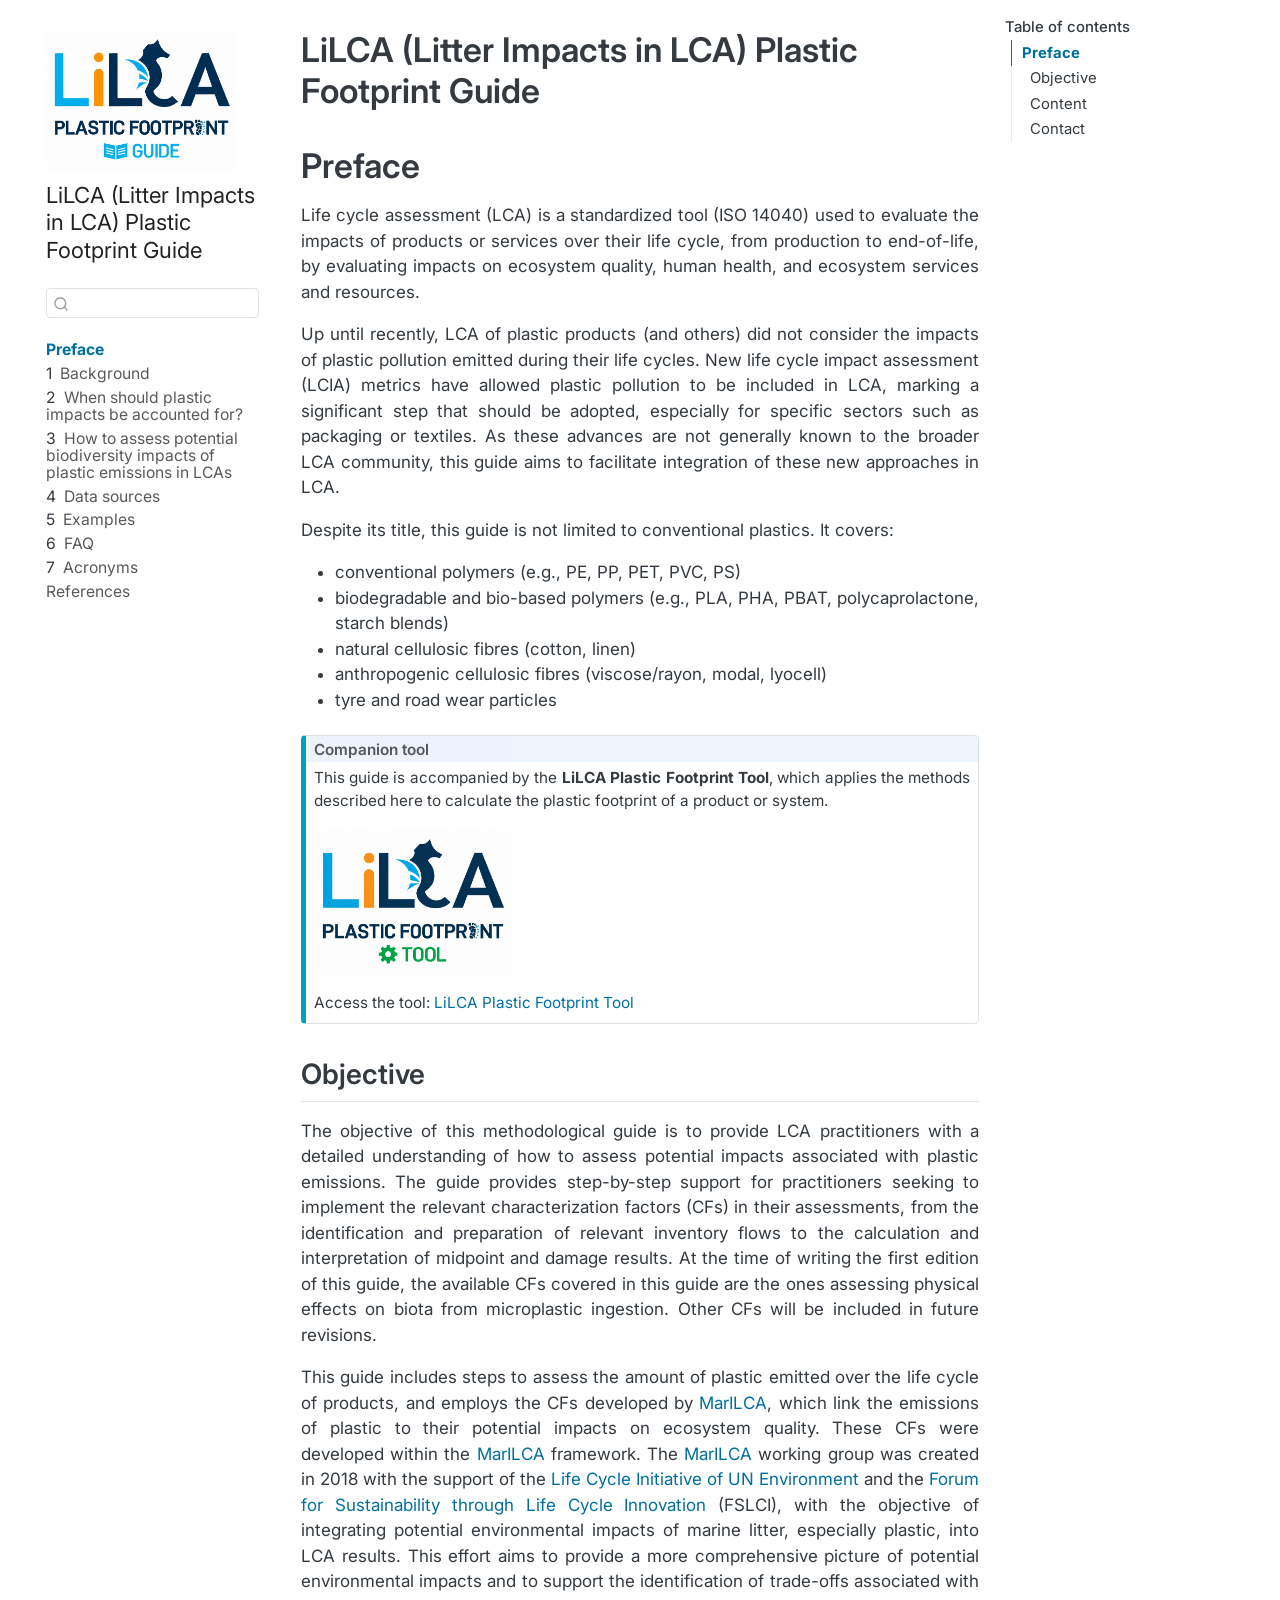
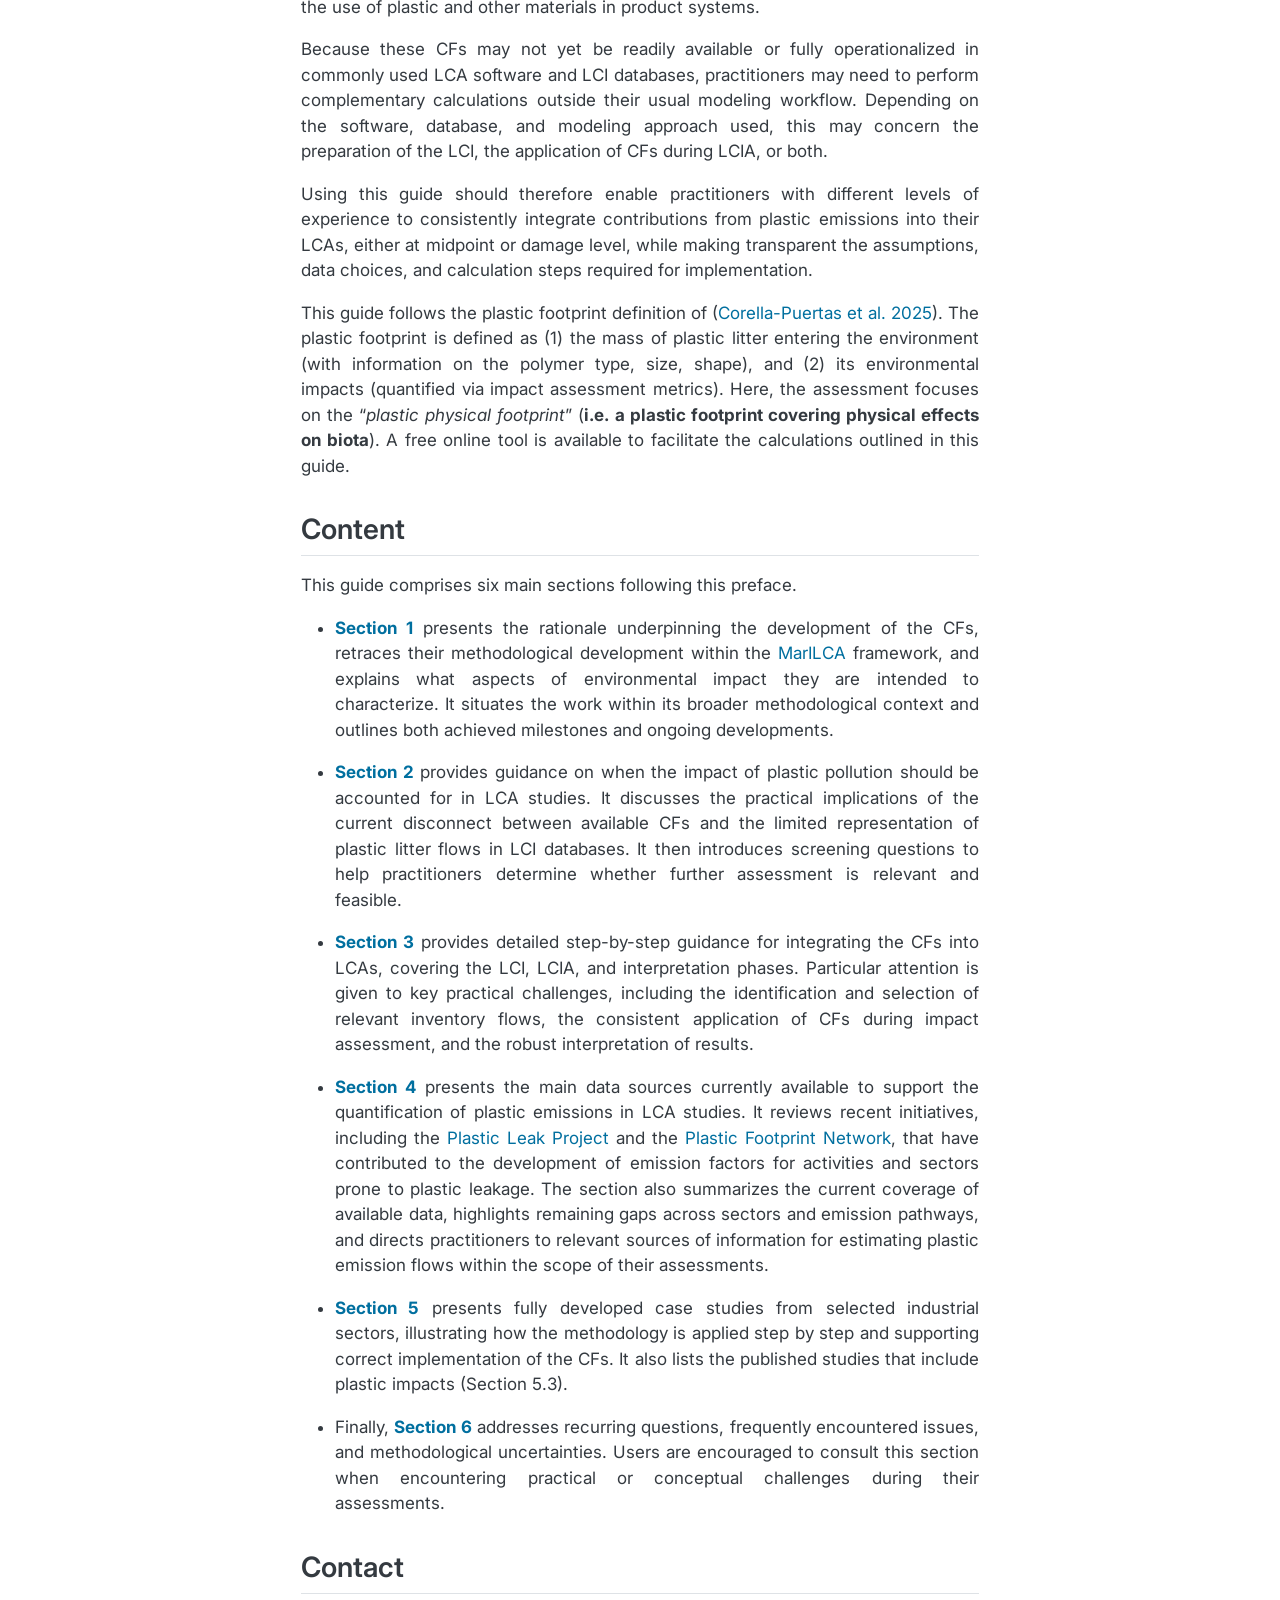
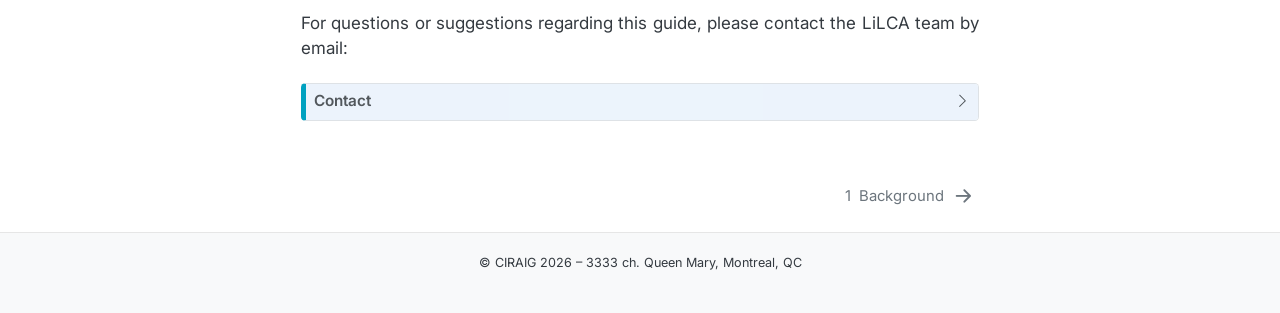
<file: docs/index.html>
<!DOCTYPE html>
<html xmlns="http://www.w3.org/1999/xhtml" lang="en" xml:lang="en"><head>

<meta charset="utf-8">
<meta name="generator" content="quarto-1.9.35">

<meta name="viewport" content="width=device-width, initial-scale=1.0, user-scalable=yes">


<title>LiLCA (Litter Impacts in LCA) Plastic Footprint Guide</title>
<style>
/* Default styles provided by pandoc.
** See https://pandoc.org/MANUAL.html#variables-for-html for config info.
*/
code{white-space: pre-wrap;}
span.smallcaps{font-variant: small-caps;}
div.columns{display: flex; gap: min(4vw, 1.5em);}
div.column{flex: auto; overflow-x: auto;}
div.hanging-indent{margin-left: 1.5em; text-indent: -1.5em;}
ul.task-list{list-style: none;}
ul.task-list li input[type="checkbox"] {
  width: 0.8em;
  margin: 0 0.8em 0.2em -1em; /* quarto-specific, see https://github.com/quarto-dev/quarto-cli/issues/4556 */ 
  vertical-align: middle;
}
/* CSS for citations */
div.csl-bib-body { }
div.csl-entry {
  clear: both;
}
.hanging-indent div.csl-entry {
  margin-left:2em;
  text-indent:-2em;
}
div.csl-left-margin {
  min-width:2em;
  float:left;
}
div.csl-right-inline {
  margin-left:2em;
  padding-left:1em;
}
div.csl-indent {
  margin-left: 2em;
}</style>


<script src="libs/quarto-nav/quarto-nav.js"></script>
<script src="libs/quarto-nav/headroom.min.js"></script>
<script src="libs/clipboard/clipboard.min.js"></script>
<script src="libs/quarto-search/autocomplete.umd.js"></script>
<script src="libs/quarto-search/fuse.min.js"></script>
<script src="libs/quarto-search/quarto-search.js"></script>
<meta name="quarto:offset" content="./">
<link href="./01_background.html" rel="next">
<link href="././resources/figures/seahorse_logo.png" rel="icon" type="image/png">
<script src="libs/quarto-html/quarto.js" type="module"></script>
<script src="libs/quarto-html/tabsets/tabsets.js" type="module"></script>
<script src="libs/quarto-html/popper.min.js"></script>
<script src="libs/quarto-html/tippy.umd.min.js"></script>
<script src="libs/quarto-html/anchor.min.js"></script>
<link href="libs/quarto-html/tippy.css" rel="stylesheet">
<link href="libs/quarto-html/quarto-syntax-highlighting-46f66b053e56abd73bb6e954d61a315b.css" rel="stylesheet" id="quarto-text-highlighting-styles">
<script src="libs/bootstrap/bootstrap.min.js"></script>
<link href="libs/bootstrap/bootstrap-icons.css" rel="stylesheet">
<link href="libs/bootstrap/bootstrap-1c9137b7b1c0320e377730bf2be1742e.min.css" rel="stylesheet" append-hash="true" id="quarto-bootstrap" data-mode="light">
<script src="libs/quarto-contrib/glightbox/glightbox.min.js"></script>
<link href="libs/quarto-contrib/glightbox/glightbox.min.css" rel="stylesheet">
<link href="libs/quarto-contrib/glightbox/lightbox.css" rel="stylesheet">
<script id="quarto-search-options" type="application/json">{
  "location": "sidebar",
  "copy-button": false,
  "collapse-after": 3,
  "panel-placement": "start",
  "type": "textbox",
  "limit": 50,
  "keyboard-shortcut": [
    "f",
    "/",
    "s"
  ],
  "show-item-context": false,
  "language": {
    "search-no-results-text": "No results",
    "search-matching-documents-text": "matching documents",
    "search-copy-link-title": "Copy link to search",
    "search-hide-matches-text": "Hide additional matches",
    "search-more-match-text": "more match in this document",
    "search-more-matches-text": "more matches in this document",
    "search-clear-button-title": "Clear",
    "search-text-placeholder": "",
    "search-detached-cancel-button-title": "Cancel",
    "search-submit-button-title": "Submit",
    "search-label": "Search"
  }
}</script>
<link rel="stylesheet" href="https://fonts.googleapis.com/css2?family=Material+Symbols+Outlined">


<link rel="stylesheet" href="resources/custom_style.css">
</head>

<body class="nav-sidebar floating quarto-light">

<div id="quarto-search-results"></div>
  <header id="quarto-header" class="headroom fixed-top">
  <nav class="quarto-secondary-nav">
    <div class="container-fluid d-flex">
      <button type="button" class="quarto-btn-toggle btn" data-bs-toggle="collapse" role="button" data-bs-target=".quarto-sidebar-collapse-item" aria-controls="quarto-sidebar" aria-expanded="false" aria-label="Toggle sidebar navigation" onclick="if (window.quartoToggleHeadroom) { window.quartoToggleHeadroom(); }">
        <i class="bi bi-layout-text-sidebar-reverse"></i>
      </button>
        <nav class="quarto-page-breadcrumbs" aria-label="breadcrumb"><ol class="breadcrumb"><li class="breadcrumb-item"><a href="./index.html">Preface</a></li></ol></nav>
        <a class="flex-grow-1" role="navigation" data-bs-toggle="collapse" data-bs-target=".quarto-sidebar-collapse-item" aria-controls="quarto-sidebar" aria-expanded="false" aria-label="Toggle sidebar navigation" onclick="if (window.quartoToggleHeadroom) { window.quartoToggleHeadroom(); }">      
        </a>
      <button type="button" class="btn quarto-search-button" aria-label="Search" onclick="window.quartoOpenSearch();">
        <i class="bi bi-search"></i>
      </button>
    </div>
  </nav>
</header>
<!-- content -->
<div id="quarto-content" class="quarto-container page-columns page-rows-contents page-layout-article">
<!-- sidebar -->
  <nav id="quarto-sidebar" class="sidebar collapse collapse-horizontal quarto-sidebar-collapse-item sidebar-navigation floating overflow-auto">
    <div class="pt-lg-2 mt-2 text-left sidebar-header sidebar-header-stacked">
      <a href="./index.html" class="sidebar-logo-link">
      <img src="././resources/figures/lilca_logo_guide.png" alt="" class="sidebar-logo light-content py-0 d-lg-inline d-none">
      <img src="././resources/figures/lilca_logo_guide.png" alt="" class="sidebar-logo dark-content py-0 d-lg-inline d-none">
      </a>
    <div class="sidebar-title mb-0 py-0">
      <a href="./">LiLCA (Litter Impacts in LCA) Plastic Footprint Guide</a> 
    </div>
      </div>
        <div class="mt-2 flex-shrink-0 align-items-center">
        <div class="sidebar-search">
        <div id="quarto-search" class="" title="Search"></div>
        </div>
        </div>
    <div class="sidebar-menu-container"> 
    <ul class="list-unstyled mt-1">
        <li class="sidebar-item">
  <div class="sidebar-item-container"> 
  <a href="./index.html" class="sidebar-item-text sidebar-link active">
 <span class="menu-text">Preface</span></a>
  </div>
</li>
        <li class="sidebar-item">
  <div class="sidebar-item-container"> 
  <a href="./01_background.html" class="sidebar-item-text sidebar-link">
 <span class="menu-text"><span class="chapter-number">1</span>&nbsp; <span class="chapter-title">Background</span></span></a>
  </div>
</li>
        <li class="sidebar-item">
  <div class="sidebar-item-container"> 
  <a href="./02_physical-effects-on-biota-decision.html" class="sidebar-item-text sidebar-link">
 <span class="menu-text"><span class="chapter-number">2</span>&nbsp; <span class="chapter-title">When should plastic impacts be accounted for?</span></span></a>
  </div>
</li>
        <li class="sidebar-item">
  <div class="sidebar-item-container"> 
  <a href="./03_applying-cfs-in-lca.html" class="sidebar-item-text sidebar-link">
 <span class="menu-text"><span class="chapter-number">3</span>&nbsp; <span class="chapter-title">How to assess potential biodiversity impacts of plastic emissions in LCAs</span></span></a>
  </div>
</li>
        <li class="sidebar-item">
  <div class="sidebar-item-container"> 
  <a href="./04_data_sources.html" class="sidebar-item-text sidebar-link">
 <span class="menu-text"><span class="chapter-number">4</span>&nbsp; <span class="chapter-title">Data sources</span></span></a>
  </div>
</li>
        <li class="sidebar-item">
  <div class="sidebar-item-container"> 
  <a href="./05_examples.html" class="sidebar-item-text sidebar-link">
 <span class="menu-text"><span class="chapter-number">5</span>&nbsp; <span class="chapter-title">Examples</span></span></a>
  </div>
</li>
        <li class="sidebar-item">
  <div class="sidebar-item-container"> 
  <a href="./06_faq.html" class="sidebar-item-text sidebar-link">
 <span class="menu-text"><span class="chapter-number">6</span>&nbsp; <span class="chapter-title">FAQ</span></span></a>
  </div>
</li>
        <li class="sidebar-item">
  <div class="sidebar-item-container"> 
  <a href="./07_acronyms.html" class="sidebar-item-text sidebar-link">
 <span class="menu-text"><span class="chapter-number">7</span>&nbsp; <span class="chapter-title">Acronyms</span></span></a>
  </div>
</li>
        <li class="sidebar-item">
  <div class="sidebar-item-container"> 
  <a href="./references.html" class="sidebar-item-text sidebar-link">
 <span class="menu-text">References</span></a>
  </div>
</li>
    </ul>
    </div>
</nav>
<div id="quarto-sidebar-glass" class="quarto-sidebar-collapse-item" data-bs-toggle="collapse" data-bs-target=".quarto-sidebar-collapse-item"></div>
<!-- margin-sidebar -->
    <div id="quarto-margin-sidebar" class="sidebar margin-sidebar">
        <nav id="TOC" role="doc-toc" class="toc-active">
    <h2 id="toc-title">Table of contents</h2>
   
  <ul>
  <li><a href="#preface" id="toc-preface" class="nav-link active" data-scroll-target="#preface">Preface</a>
  <ul>
  <li><a href="#objective" id="toc-objective" class="nav-link" data-scroll-target="#objective">Objective</a></li>
  <li><a href="#content" id="toc-content" class="nav-link" data-scroll-target="#content">Content</a></li>
  <li><a href="#contact" id="toc-contact" class="nav-link" data-scroll-target="#contact">Contact</a></li>
  </ul></li>
  </ul>
</nav>
    </div>
<!-- main -->
<main class="content" id="quarto-document-content">

<header id="title-block-header" class="quarto-title-block default">
<div class="quarto-title">
<h1 class="title">LiLCA (Litter Impacts in LCA) Plastic Footprint Guide</h1>
</div>



<div class="quarto-title-meta">

    
  
    
  </div>
  


</header>


<section id="preface" class="level1 unnumbered">
<h1 class="unnumbered">Preface</h1>
<p>Life cycle assessment (LCA) is a standardized tool (ISO 14040) used to evaluate the impacts of products or services over their life cycle, from production to end-of-life, by evaluating impacts on ecosystem quality, human health, and ecosystem services and resources.</p>
<p>Up until recently, LCA of plastic products (and others) did not consider the impacts of plastic pollution emitted during their life cycles. New life cycle impact assessment (LCIA) metrics have allowed plastic pollution to be included in LCA, marking a significant step that should be adopted, especially for specific sectors such as packaging or textiles. As these advances are not generally known to the broader LCA community, this guide aims to facilitate integration of these new approaches in LCA.</p>
<p>Despite its title, this guide is not limited to conventional plastics. It covers:</p>
<ul>
<li>conventional polymers (e.g., PE, PP, PET, PVC, PS)</li>
<li>biodegradable and bio-based polymers (e.g., PLA, PHA, PBAT, polycaprolactone, starch blends)</li>
<li>natural cellulosic fibres (cotton, linen)</li>
<li>anthropogenic cellulosic fibres (viscose/rayon, modal, lyocell)</li>
<li>tyre and road wear particles</li>
</ul>
<div class="callout callout-style-default callout-note no-icon callout-titled">
<div class="callout-header d-flex align-content-center">
<div class="callout-icon-container">
<i class="callout-icon no-icon"></i>
</div>
<div class="callout-title-container flex-fill">
<span class="screen-reader-only">Note</span>Companion tool
</div>
</div>
<div class="callout-body-container callout-body">
<p>This guide is accompanied by the <strong>LiLCA Plastic Footprint Tool</strong>, which applies the methods described here to calculate the plastic footprint of a product or system.</p>
<p><a href="./resources/figures/lilca_logo_tool.png" class="lightbox" data-gallery="quarto-lightbox-gallery-1"><img src="./resources/figures/lilca_logo_tool.png" class="img-fluid" style="width:30.0%"></a></p>
<p>Access the tool: <a href="https://lilca-plastic-footprint-tool.streamlit.app/" target="_blank">LiLCA Plastic Footprint Tool</a></p>
</div>
</div>
<section id="objective" class="level2 unnumbered">
<h2 class="unnumbered anchored" data-anchor-id="objective">Objective</h2>
<p>The objective of this methodological guide is to provide LCA practitioners with a detailed understanding of how to assess potential impacts associated with plastic emissions. The guide provides step-by-step support for practitioners seeking to implement the relevant characterization factors (CFs) in their assessments, from the identification and preparation of relevant inventory flows to the calculation and interpretation of midpoint and damage results. At the time of writing the first edition of this guide, the available CFs covered in this guide are the ones assessing physical effects on biota from microplastic ingestion. Other CFs will be included in future revisions.</p>
<p>This guide includes steps to assess the amount of plastic emitted over the life cycle of products, and employs the CFs developed by <a href="https://marilca.org/" target="_blank">MarILCA</a>, which link the emissions of plastic to their potential impacts on ecosystem quality. These CFs were developed within the <a href="https://marilca.org/" target="_blank">MarILCA</a> framework. The <a href="https://marilca.org/" target="_blank">MarILCA</a> working group was created in 2018 with the support of the <a href="https://www.lifecycleinitiative.org/" target="_blank">Life Cycle Initiative of UN Environment</a> and the <a href="https://fslci.org/" target="_blank">Forum for Sustainability through Life Cycle Innovation</a> (FSLCI), with the objective of integrating potential environmental impacts of marine litter, especially plastic, into LCA results. This effort aims to provide a more comprehensive picture of potential environmental impacts and to support the identification of trade-offs associated with the use of plastic and other materials in product systems.</p>
<p>Because these CFs may not yet be readily available or fully operationalized in commonly used LCA software and LCI databases, practitioners may need to perform complementary calculations outside their usual modeling workflow. Depending on the software, database, and modeling approach used, this may concern the preparation of the LCI, the application of CFs during LCIA, or both.</p>
<p>Using this guide should therefore enable practitioners with different levels of experience to consistently integrate contributions from plastic emissions into their LCAs, either at midpoint or damage level, while making transparent the assumptions, data choices, and calculation steps required for implementation.</p>
<p>This guide follows the plastic footprint definition of <span class="citation" data-cites="corella-puertas2025">(<a href="references.html#ref-corella-puertas2025" role="doc-biblioref">Corella-Puertas et al. 2025</a>)</span>. The plastic footprint is defined as (1) the mass of plastic litter entering the environment (with information on the polymer type, size, shape), and (2) its environmental impacts (quantified via impact assessment metrics). Here, the assessment focuses on the “<em>plastic physical footprint</em>” (<strong>i.e.&nbsp;a plastic footprint covering physical effects on biota</strong>). A free online tool is available to facilitate the calculations outlined in this guide.</p>
</section>
<section id="content" class="level2 unnumbered">
<h2 class="unnumbered anchored" data-anchor-id="content">Content</h2>
<p>This guide comprises six main sections following this preface.</p>
<ul>
<li><p><a href="./01_background.html#sec-background-main"><strong>Section 1</strong></a> presents the rationale underpinning the development of the CFs, retraces their methodological development within the <a href="https://marilca.org/" target="_blank">MarILCA</a> framework, and explains what aspects of environmental impact they are intended to characterize. It situates the work within its broader methodological context and outlines both achieved milestones and ongoing developments.</p></li>
<li><p><a href="./02_physical-effects-on-biota-decision.html#sec-cf-decision-tree"><strong>Section 2</strong></a> provides guidance on when the impact of plastic pollution should be accounted for in LCA studies. It discusses the practical implications of the current disconnect between available CFs and the limited representation of plastic litter flows in LCI databases. It then introduces screening questions to help practitioners determine whether further assessment is relevant and feasible.</p></li>
<li><p><a href="./03_applying-cfs-in-lca.html#sec-using-cfs"><strong>Section 3</strong></a> provides detailed step-by-step guidance for integrating the CFs into LCAs, covering the LCI, LCIA, and interpretation phases. Particular attention is given to key practical challenges, including the identification and selection of relevant inventory flows, the consistent application of CFs during impact assessment, and the robust interpretation of results.</p></li>
<li><p><a href="./04_data_sources.html#sec-data-sources"><strong>Section 4</strong></a> presents the main data sources currently available to support the quantification of plastic emissions in LCA studies. It reviews recent initiatives, including the <a href="https://quantis.com/services-solutions/consortium-building-and-management/plastic-leakage-project/" target="_blank">Plastic Leak Project</a> and the <a href="https://www.plasticfootprint.earth/" target="_blank">Plastic Footprint Network</a>, that have contributed to the development of emission factors for activities and sectors prone to plastic leakage. The section also summarizes the current coverage of available data, highlights remaining gaps across sectors and emission pathways, and directs practitioners to relevant sources of information for estimating plastic emission flows within the scope of their assessments.</p></li>
<li><p><a href="./05_examples.html#sec-examples"><strong>Section 5</strong></a> presents fully developed case studies from selected industrial sectors, illustrating how the methodology is applied step by step and supporting correct implementation of the CFs. It also lists the published studies that include plastic impacts (Section 5.3).</p></li>
<li><p>Finally, <a href="./06_faq.html#sec-faq"><strong>Section 6</strong></a> addresses recurring questions, frequently encountered issues, and methodological uncertainties. Users are encouraged to consult this section when encountering practical or conceptual challenges during their assessments.</p></li>
</ul>
</section>
<section id="contact" class="level2">
<h2 class="anchored" data-anchor-id="contact">Contact</h2>
<p>For questions or suggestions regarding this guide, please contact the LiLCA team by email:</p>
<div class="callout callout-style-default callout-note no-icon callout-titled">
<div class="callout-header d-flex align-content-center collapsed" data-bs-toggle="collapse" data-bs-target=".callout-2-contents" aria-controls="callout-2" aria-expanded="false" aria-label="Toggle callout">
<div class="callout-icon-container">
<i class="callout-icon no-icon"></i>
</div>
<div class="callout-title-container flex-fill">
<span class="screen-reader-only">Note</span>Contact
</div>
<div class="callout-btn-toggle d-inline-block border-0 py-1 ps-1 pe-0 float-end"><i class="callout-toggle"></i></div>
</div>
<div id="callout-2" class="callout-2-contents callout-collapse collapse">
<div class="callout-body-container callout-body">
<p><strong>Email:</strong> <a href="mailto:lilca@ciraig.org?subject=LiLCA%20Plastic%20Footprint%20Tool">lilca@ciraig.org</a></p>
</div>
</div>
</div>


<div id="refs" class="references csl-bib-body hanging-indent" role="list" style="display: none">
<div id="ref-corella-puertas2025" class="csl-entry" role="listitem">
Corella-Puertas, Elena, Nadim Saadi, Martina Gallato, Magnus Fröhling, and Anne-Marie Boulay. 2025. <span>“Plastic Footprint: Definition and Operationalization.”</span> 284284. <a href="https://www.lcm2025.org/proceeding.pdf#page=284">https://www.lcm2025.org/proceeding.pdf#page=284</a>.
</div>
</div>
</section>
</section>

</main> <!-- /main -->
<script id="quarto-html-after-body" type="application/javascript">
  window.document.addEventListener("DOMContentLoaded", function (event) {
    const icon = "";
    const anchorJS = new window.AnchorJS();
    anchorJS.options = {
      placement: 'right',
      icon: icon
    };
    anchorJS.add('.anchored');
    const isCodeAnnotation = (el) => {
      for (const clz of el.classList) {
        if (clz.startsWith('code-annotation-')) {                     
          return true;
        }
      }
      return false;
    }
    const onCopySuccess = function(e) {
      // button target
      const button = e.trigger;
      // don't keep focus
      button.blur();
      // flash "checked"
      button.classList.add('code-copy-button-checked');
      var currentTitle = button.getAttribute("title");
      button.setAttribute("title", "Copied!");
      let tooltip;
      if (window.bootstrap) {
        button.setAttribute("data-bs-toggle", "tooltip");
        button.setAttribute("data-bs-placement", "left");
        button.setAttribute("data-bs-title", "Copied!");
        tooltip = new bootstrap.Tooltip(button, 
          { trigger: "manual", 
            customClass: "code-copy-button-tooltip",
            offset: [0, -8]});
        tooltip.show();    
      }
      setTimeout(function() {
        if (tooltip) {
          tooltip.hide();
          button.removeAttribute("data-bs-title");
          button.removeAttribute("data-bs-toggle");
          button.removeAttribute("data-bs-placement");
        }
        button.setAttribute("title", currentTitle);
        button.classList.remove('code-copy-button-checked');
      }, 1000);
      // clear code selection
      e.clearSelection();
    }
    const getTextToCopy = function(trigger) {
      const outerScaffold = trigger.parentElement.cloneNode(true);
      const codeEl = outerScaffold.querySelector('code');
      for (const childEl of codeEl.children) {
        if (isCodeAnnotation(childEl)) {
          childEl.remove();
        }
      }
      return codeEl.innerText;
    }
    const clipboard = new window.ClipboardJS('.code-copy-button:not([data-in-quarto-modal])', {
      text: getTextToCopy
    });
    clipboard.on('success', onCopySuccess);
    if (window.document.getElementById('quarto-embedded-source-code-modal')) {
      const clipboardModal = new window.ClipboardJS('.code-copy-button[data-in-quarto-modal]', {
        text: getTextToCopy,
        container: window.document.getElementById('quarto-embedded-source-code-modal')
      });
      clipboardModal.on('success', onCopySuccess);
    }
      var localhostRegex = new RegExp(/^(?:http|https):\/\/localhost\:?[0-9]*\//);
      var mailtoRegex = new RegExp(/^mailto:/);
        var filterRegex = new RegExp('/' + window.location.host + '/');
      var isInternal = (href) => {
          return filterRegex.test(href) || localhostRegex.test(href) || mailtoRegex.test(href);
      }
      // Inspect non-navigation links and adorn them if external
     var links = window.document.querySelectorAll('a[href]:not(.nav-link):not(.navbar-brand):not(.toc-action):not(.sidebar-link):not(.sidebar-item-toggle):not(.pagination-link):not(.no-external):not([aria-hidden]):not(.dropdown-item):not(.quarto-navigation-tool):not(.about-link)');
      for (var i=0; i<links.length; i++) {
        const link = links[i];
        if (!isInternal(link.href)) {
          // undo the damage that might have been done by quarto-nav.js in the case of
          // links that we want to consider external
          if (link.dataset.originalHref !== undefined) {
            link.href = link.dataset.originalHref;
          }
        }
      }
    function tippyHover(el, contentFn, onTriggerFn, onUntriggerFn) {
      const config = {
        allowHTML: true,
        maxWidth: 500,
        delay: 100,
        arrow: false,
        appendTo: function(el) {
            return el.parentElement;
        },
        interactive: true,
        interactiveBorder: 10,
        theme: 'quarto',
        placement: 'bottom-start',
      };
      if (contentFn) {
        config.content = contentFn;
      }
      if (onTriggerFn) {
        config.onTrigger = onTriggerFn;
      }
      if (onUntriggerFn) {
        config.onUntrigger = onUntriggerFn;
      }
      window.tippy(el, config); 
    }
    const noterefs = window.document.querySelectorAll('a[role="doc-noteref"]');
    for (var i=0; i<noterefs.length; i++) {
      const ref = noterefs[i];
      tippyHover(ref, function() {
        // use id or data attribute instead here
        let href = ref.getAttribute('data-footnote-href') || ref.getAttribute('href');
        try { href = new URL(href).hash; } catch {}
        const id = href.replace(/^#\/?/, "");
        const note = window.document.getElementById(id);
        if (note) {
          return note.innerHTML;
        } else {
          return "";
        }
      });
    }
    const xrefs = window.document.querySelectorAll('a.quarto-xref');
    const processXRef = (id, note) => {
      // Strip column container classes
      const stripColumnClz = (el) => {
        el.classList.remove("page-full", "page-columns");
        if (el.children) {
          for (const child of el.children) {
            stripColumnClz(child);
          }
        }
      }
      stripColumnClz(note)
      if (id === null || id.startsWith('sec-')) {
        // Special case sections, only their first couple elements
        const container = document.createElement("div");
        if (note.children && note.children.length > 2) {
          container.appendChild(note.children[0].cloneNode(true));
          for (let i = 1; i < note.children.length; i++) {
            const child = note.children[i];
            if (child.tagName === "P" && child.innerText === "") {
              continue;
            } else {
              container.appendChild(child.cloneNode(true));
              break;
            }
          }
          if (window.Quarto?.typesetMath) {
            window.Quarto.typesetMath(container);
          }
          return container.innerHTML
        } else {
          if (window.Quarto?.typesetMath) {
            window.Quarto.typesetMath(note);
          }
          return note.innerHTML;
        }
      } else {
        // Remove any anchor links if they are present
        const anchorLink = note.querySelector('a.anchorjs-link');
        if (anchorLink) {
          anchorLink.remove();
        }
        if (window.Quarto?.typesetMath) {
          window.Quarto.typesetMath(note);
        }
        if (note.classList.contains("callout")) {
          return note.outerHTML;
        } else {
          return note.innerHTML;
        }
      }
    }
    for (var i=0; i<xrefs.length; i++) {
      const xref = xrefs[i];
      tippyHover(xref, undefined, function(instance) {
        instance.disable();
        let url = xref.getAttribute('href');
        let hash = undefined; 
        if (url.startsWith('#')) {
          hash = url;
        } else {
          try { hash = new URL(url).hash; } catch {}
        }
        if (hash) {
          const id = hash.replace(/^#\/?/, "");
          const note = window.document.getElementById(id);
          if (note !== null) {
            try {
              const html = processXRef(id, note.cloneNode(true));
              instance.setContent(html);
            } finally {
              instance.enable();
              instance.show();
            }
          } else {
            // See if we can fetch this
            fetch(url.split('#')[0])
            .then(res => res.text())
            .then(html => {
              const parser = new DOMParser();
              const htmlDoc = parser.parseFromString(html, "text/html");
              const note = htmlDoc.getElementById(id);
              if (note !== null) {
                const html = processXRef(id, note);
                instance.setContent(html);
              } 
            }).finally(() => {
              instance.enable();
              instance.show();
            });
          }
        } else {
          // See if we can fetch a full url (with no hash to target)
          // This is a special case and we should probably do some content thinning / targeting
          fetch(url)
          .then(res => res.text())
          .then(html => {
            const parser = new DOMParser();
            const htmlDoc = parser.parseFromString(html, "text/html");
            const note = htmlDoc.querySelector('main.content');
            if (note !== null) {
              // This should only happen for chapter cross references
              // (since there is no id in the URL)
              // remove the first header
              if (note.children.length > 0 && note.children[0].tagName === "HEADER") {
                note.children[0].remove();
              }
              const html = processXRef(null, note);
              instance.setContent(html);
            } 
          }).finally(() => {
            instance.enable();
            instance.show();
          });
        }
      }, function(instance) {
      });
    }
        let selectedAnnoteEl;
        const selectorForAnnotation = ( cell, annotation) => {
          let cellAttr = 'data-code-cell="' + cell + '"';
          let lineAttr = 'data-code-annotation="' +  annotation + '"';
          const selector = 'span[' + cellAttr + '][' + lineAttr + ']';
          return selector;
        }
        const selectCodeLines = (annoteEl) => {
          const doc = window.document;
          const targetCell = annoteEl.getAttribute("data-target-cell");
          const targetAnnotation = annoteEl.getAttribute("data-target-annotation");
          const annoteSpan = window.document.querySelector(selectorForAnnotation(targetCell, targetAnnotation));
          const lines = annoteSpan.getAttribute("data-code-lines").split(",");
          const lineIds = lines.map((line) => {
            return targetCell + "-" + line;
          })
          let top = null;
          let height = null;
          let parent = null;
          if (lineIds.length > 0) {
              //compute the position of the single el (top and bottom and make a div)
              const el = window.document.getElementById(lineIds[0]);
              top = el.offsetTop;
              height = el.offsetHeight;
              parent = el.parentElement.parentElement;
            if (lineIds.length > 1) {
              const lastEl = window.document.getElementById(lineIds[lineIds.length - 1]);
              const bottom = lastEl.offsetTop + lastEl.offsetHeight;
              height = bottom - top;
            }
            if (top !== null && height !== null && parent !== null) {
              // cook up a div (if necessary) and position it 
              let div = window.document.getElementById("code-annotation-line-highlight");
              if (div === null) {
                div = window.document.createElement("div");
                div.setAttribute("id", "code-annotation-line-highlight");
                div.style.position = 'absolute';
                parent.appendChild(div);
              }
              div.style.top = top - 2 + "px";
              div.style.height = height + 4 + "px";
              div.style.left = 0;
              let gutterDiv = window.document.getElementById("code-annotation-line-highlight-gutter");
              if (gutterDiv === null) {
                gutterDiv = window.document.createElement("div");
                gutterDiv.setAttribute("id", "code-annotation-line-highlight-gutter");
                gutterDiv.style.position = 'absolute';
                const codeCell = window.document.getElementById(targetCell);
                const gutter = codeCell.querySelector('.code-annotation-gutter');
                gutter.appendChild(gutterDiv);
              }
              gutterDiv.style.top = top - 2 + "px";
              gutterDiv.style.height = height + 4 + "px";
            }
            selectedAnnoteEl = annoteEl;
          }
        };
        const unselectCodeLines = () => {
          const elementsIds = ["code-annotation-line-highlight", "code-annotation-line-highlight-gutter"];
          elementsIds.forEach((elId) => {
            const div = window.document.getElementById(elId);
            if (div) {
              div.remove();
            }
          });
          selectedAnnoteEl = undefined;
        };
          // Handle positioning of the toggle
      window.addEventListener(
        "resize",
        throttle(() => {
          elRect = undefined;
          if (selectedAnnoteEl) {
            selectCodeLines(selectedAnnoteEl);
          }
        }, 10)
      );
      function throttle(fn, ms) {
      let throttle = false;
      let timer;
        return (...args) => {
          if(!throttle) { // first call gets through
              fn.apply(this, args);
              throttle = true;
          } else { // all the others get throttled
              if(timer) clearTimeout(timer); // cancel #2
              timer = setTimeout(() => {
                fn.apply(this, args);
                timer = throttle = false;
              }, ms);
          }
        };
      }
        // Attach click handler to the DT
        const annoteDls = window.document.querySelectorAll('dt[data-target-cell]');
        for (const annoteDlNode of annoteDls) {
          annoteDlNode.addEventListener('click', (event) => {
            const clickedEl = event.target;
            if (clickedEl !== selectedAnnoteEl) {
              unselectCodeLines();
              const activeEl = window.document.querySelector('dt[data-target-cell].code-annotation-active');
              if (activeEl) {
                activeEl.classList.remove('code-annotation-active');
              }
              selectCodeLines(clickedEl);
              clickedEl.classList.add('code-annotation-active');
            } else {
              // Unselect the line
              unselectCodeLines();
              clickedEl.classList.remove('code-annotation-active');
            }
          });
        }
    const findCites = (el) => {
      const parentEl = el.parentElement;
      if (parentEl) {
        const cites = parentEl.dataset.cites;
        if (cites) {
          return {
            el,
            cites: cites.split(' ')
          };
        } else {
          return findCites(el.parentElement)
        }
      } else {
        return undefined;
      }
    };
    var bibliorefs = window.document.querySelectorAll('a[role="doc-biblioref"]');
    for (var i=0; i<bibliorefs.length; i++) {
      const ref = bibliorefs[i];
      const citeInfo = findCites(ref);
      if (citeInfo) {
        tippyHover(citeInfo.el, function() {
          var popup = window.document.createElement('div');
          citeInfo.cites.forEach(function(cite) {
            var citeDiv = window.document.createElement('div');
            citeDiv.classList.add('hanging-indent');
            citeDiv.classList.add('csl-entry');
            var biblioDiv = window.document.getElementById('ref-' + cite);
            if (biblioDiv) {
              citeDiv.innerHTML = biblioDiv.innerHTML;
            }
            popup.appendChild(citeDiv);
          });
          return popup.innerHTML;
        });
      }
    }
  });
  </script>
<nav class="page-navigation">
  <div class="nav-page nav-page-previous">
  </div>
  <div class="nav-page nav-page-next">
      <a href="./01_background.html" class="pagination-link" aria-label="Background">
        <span class="nav-page-text"><span class="chapter-number">1</span>&nbsp; <span class="chapter-title">Background</span></span> <i class="bi bi-arrow-right-short"></i>
      </a>
  </div>
</nav>
</div> <!-- /content -->
<footer class="footer">
  <div class="nav-footer">
    <div class="nav-footer-left">
      &nbsp;
    </div>   
    <div class="nav-footer-center">
<p>© CIRAIG 2026 – 3333 ch.&nbsp;Queen Mary, Montreal, QC</p>
</div>
    <div class="nav-footer-right">
      &nbsp;
    </div>
  </div>
</footer>
<script>var lightboxQuarto = GLightbox({"closeEffect":"fade","descPosition":"right","loop":false,"openEffect":"fade","selector":".lightbox"});
(function() {
  let previousOnload = window.onload;
  window.onload = () => {
    if (previousOnload) {
      previousOnload();
    }
    lightboxQuarto.on('slide_before_load', (data) => {
      const { slideIndex, slideNode, slideConfig, player, trigger } = data;
      const href = trigger.getAttribute('href');
      if (href !== null) {
        const imgEl = window.document.querySelector(`a[href="${href}"] img`);
        if (imgEl !== null) {
          const srcAttr = imgEl.getAttribute("src");
          if (srcAttr && srcAttr.startsWith("data:")) {
            slideConfig.href = srcAttr;
          }
        }
      } 
    });
  
    lightboxQuarto.on('slide_after_load', (data) => {
      const { slideIndex, slideNode, slideConfig, player, trigger } = data;
      if (window.Quarto?.typesetMath) {
        window.Quarto.typesetMath(slideNode);
      }
    });
  
  };
  
})();
          </script>




</body></html>
</file>
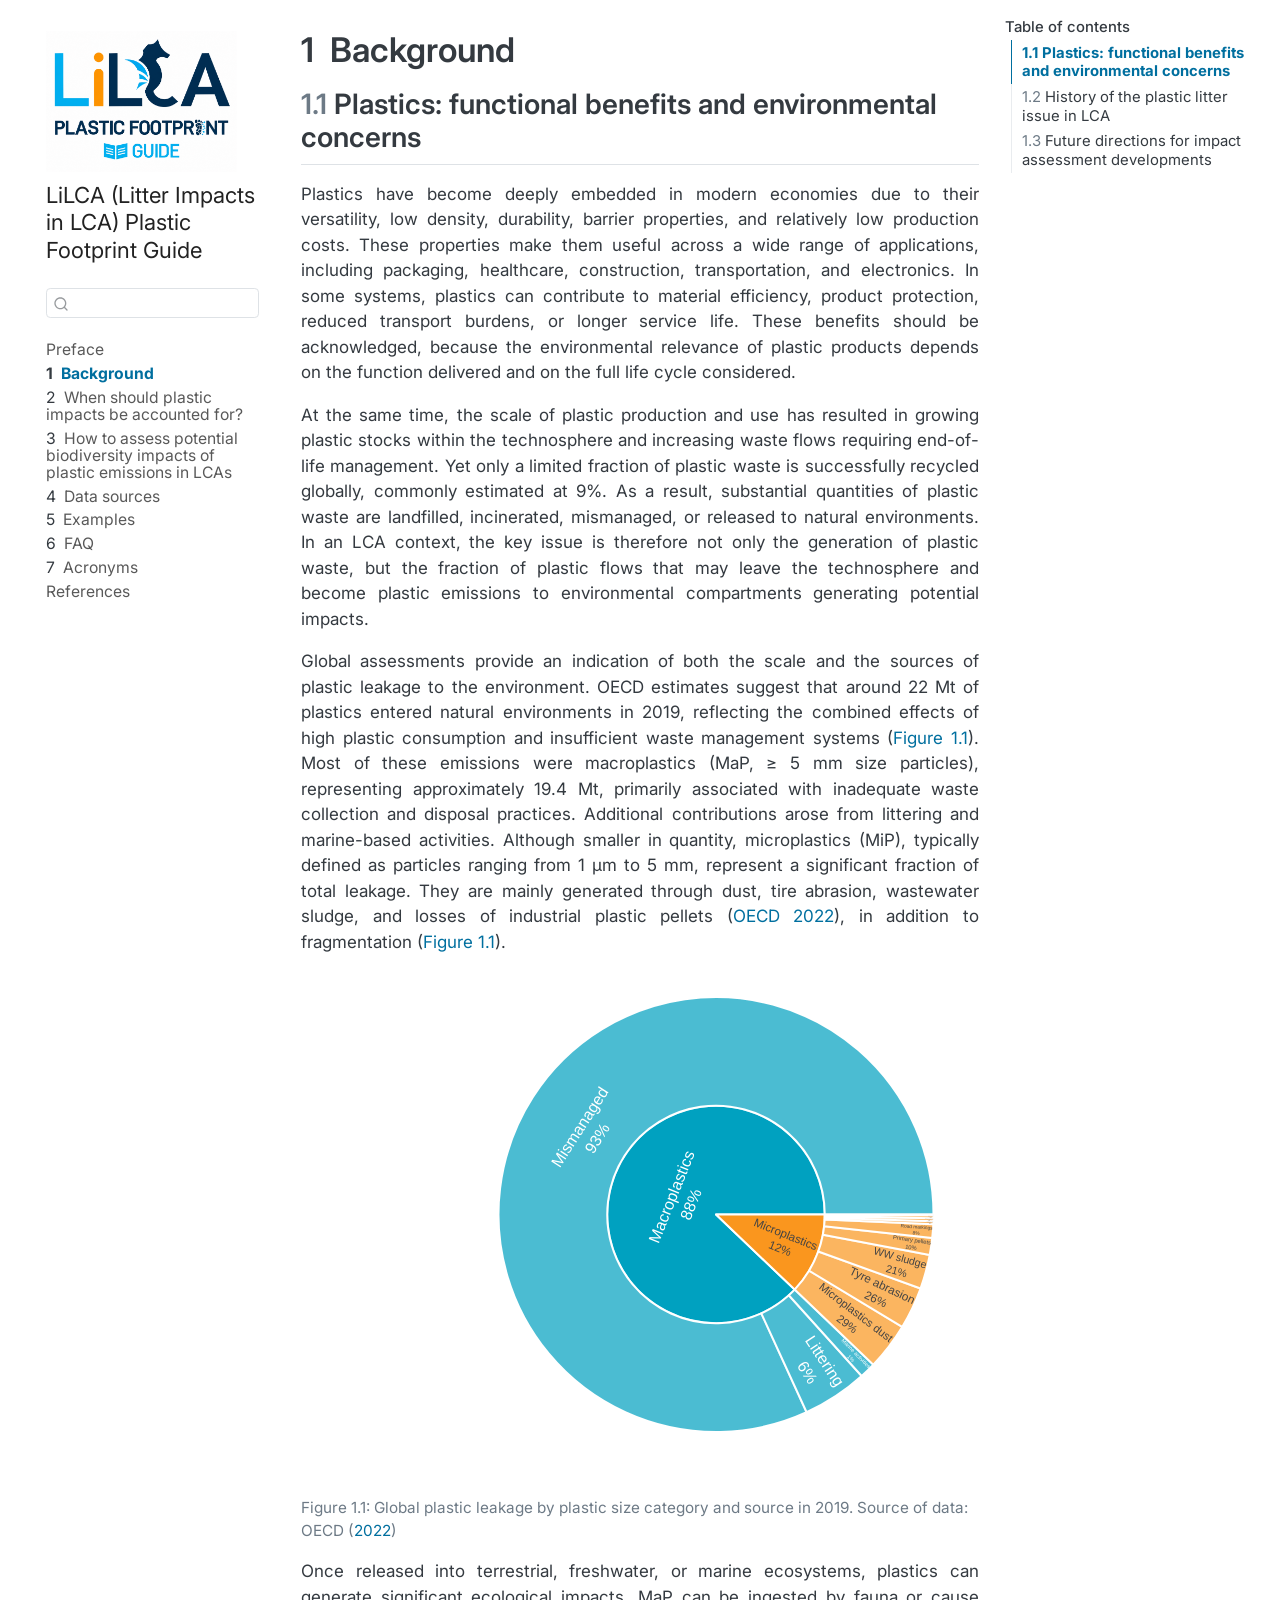
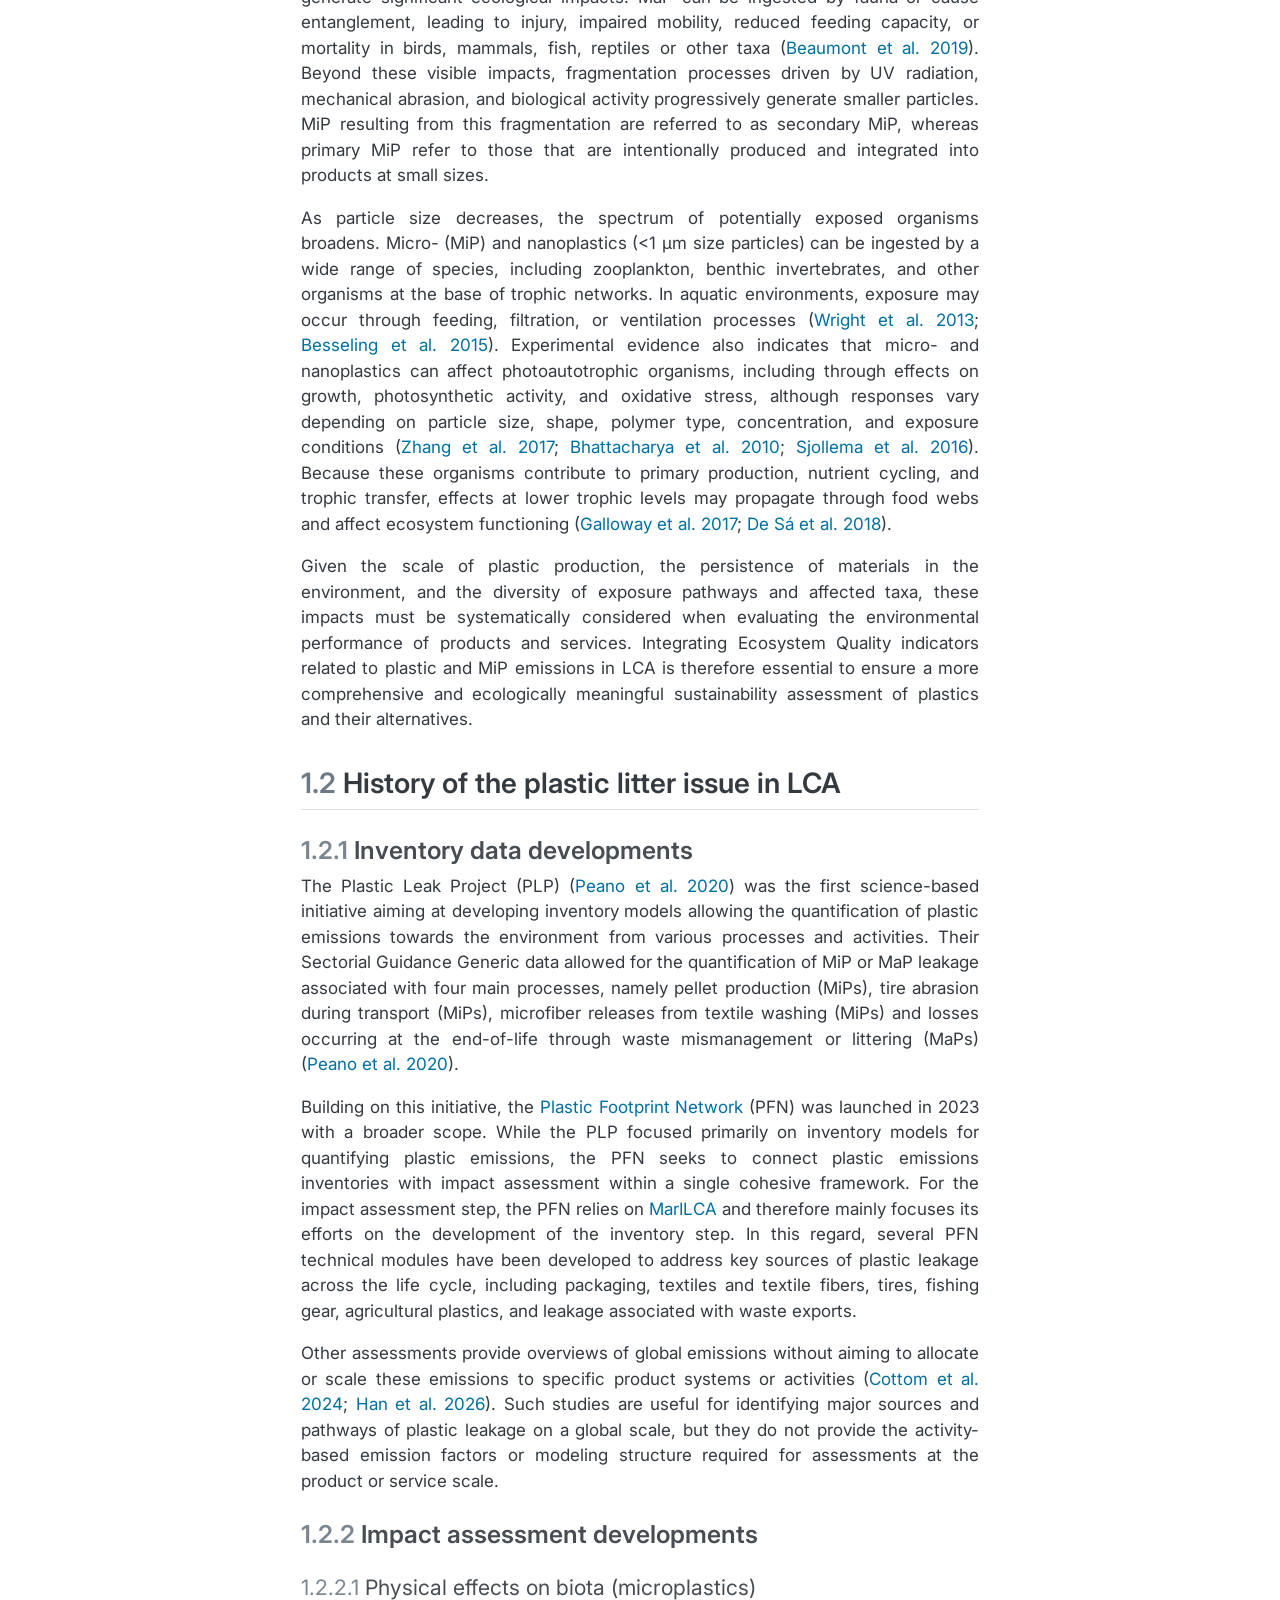
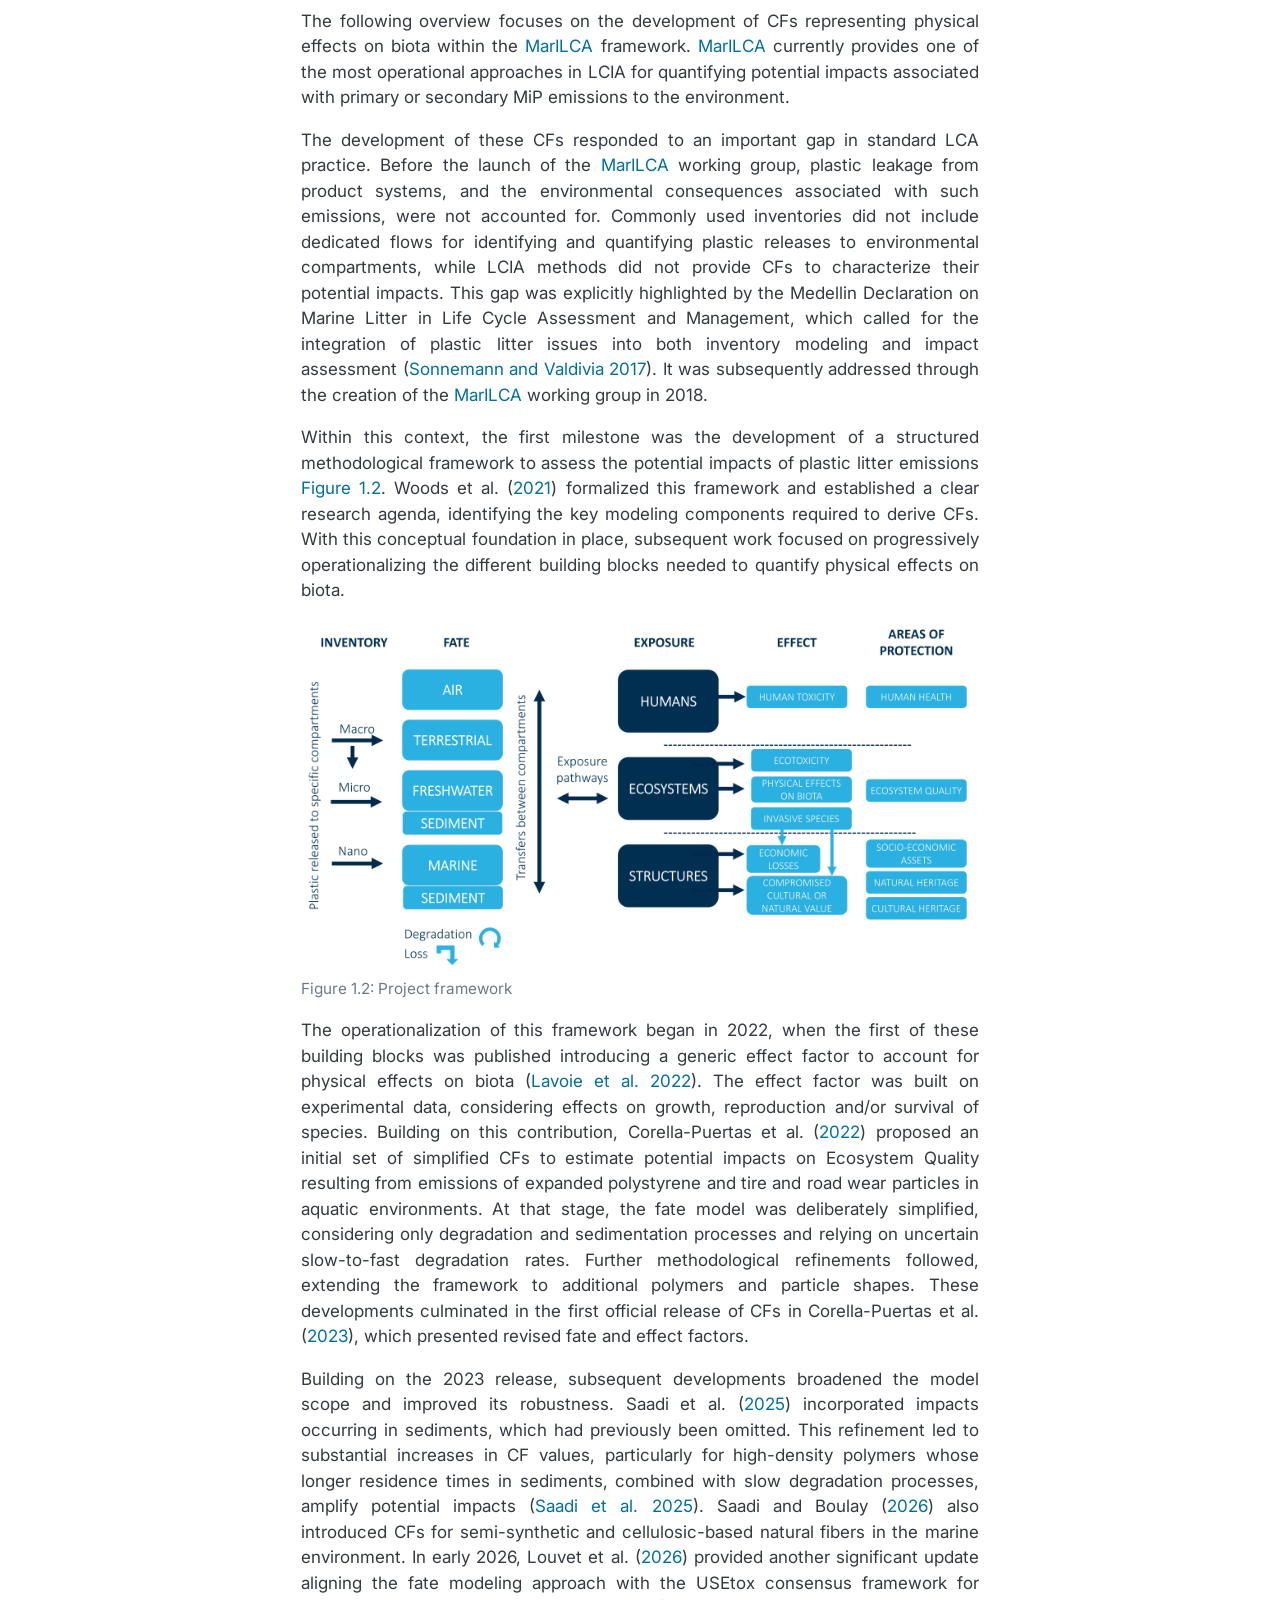
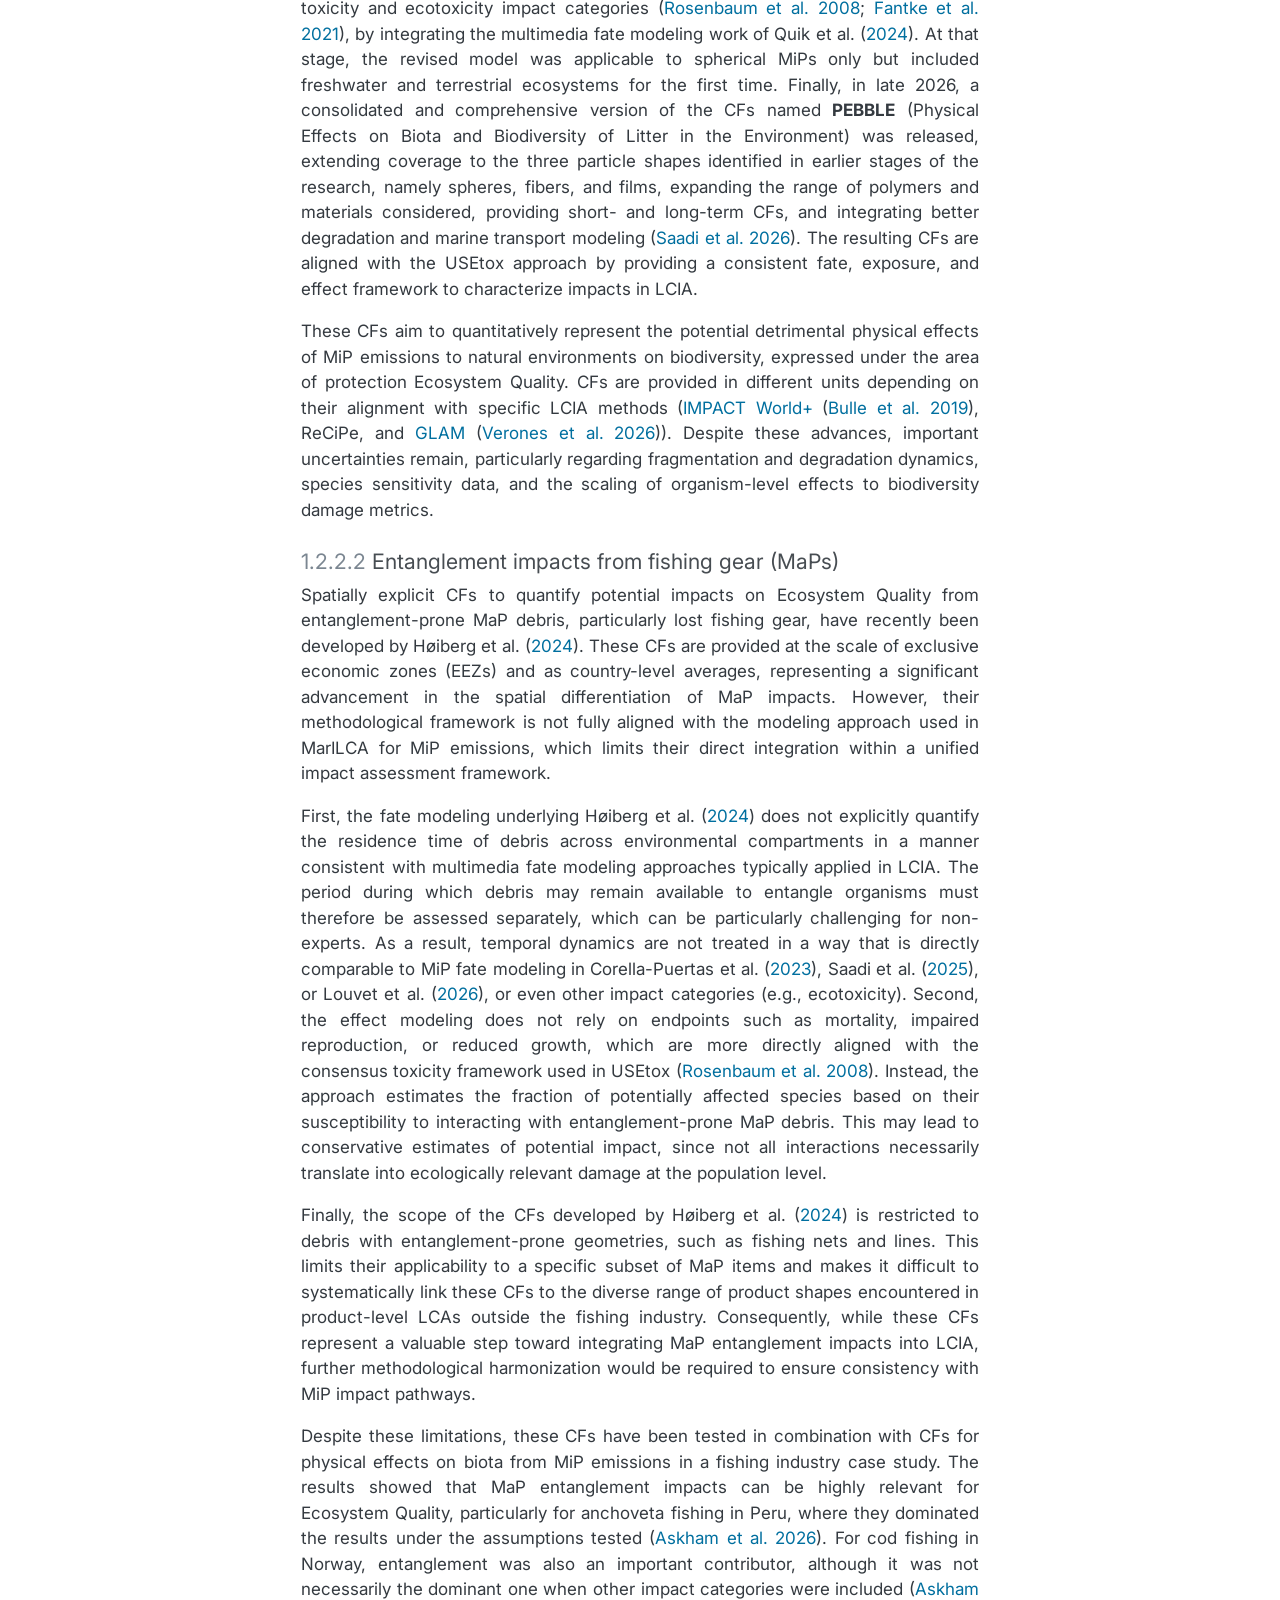
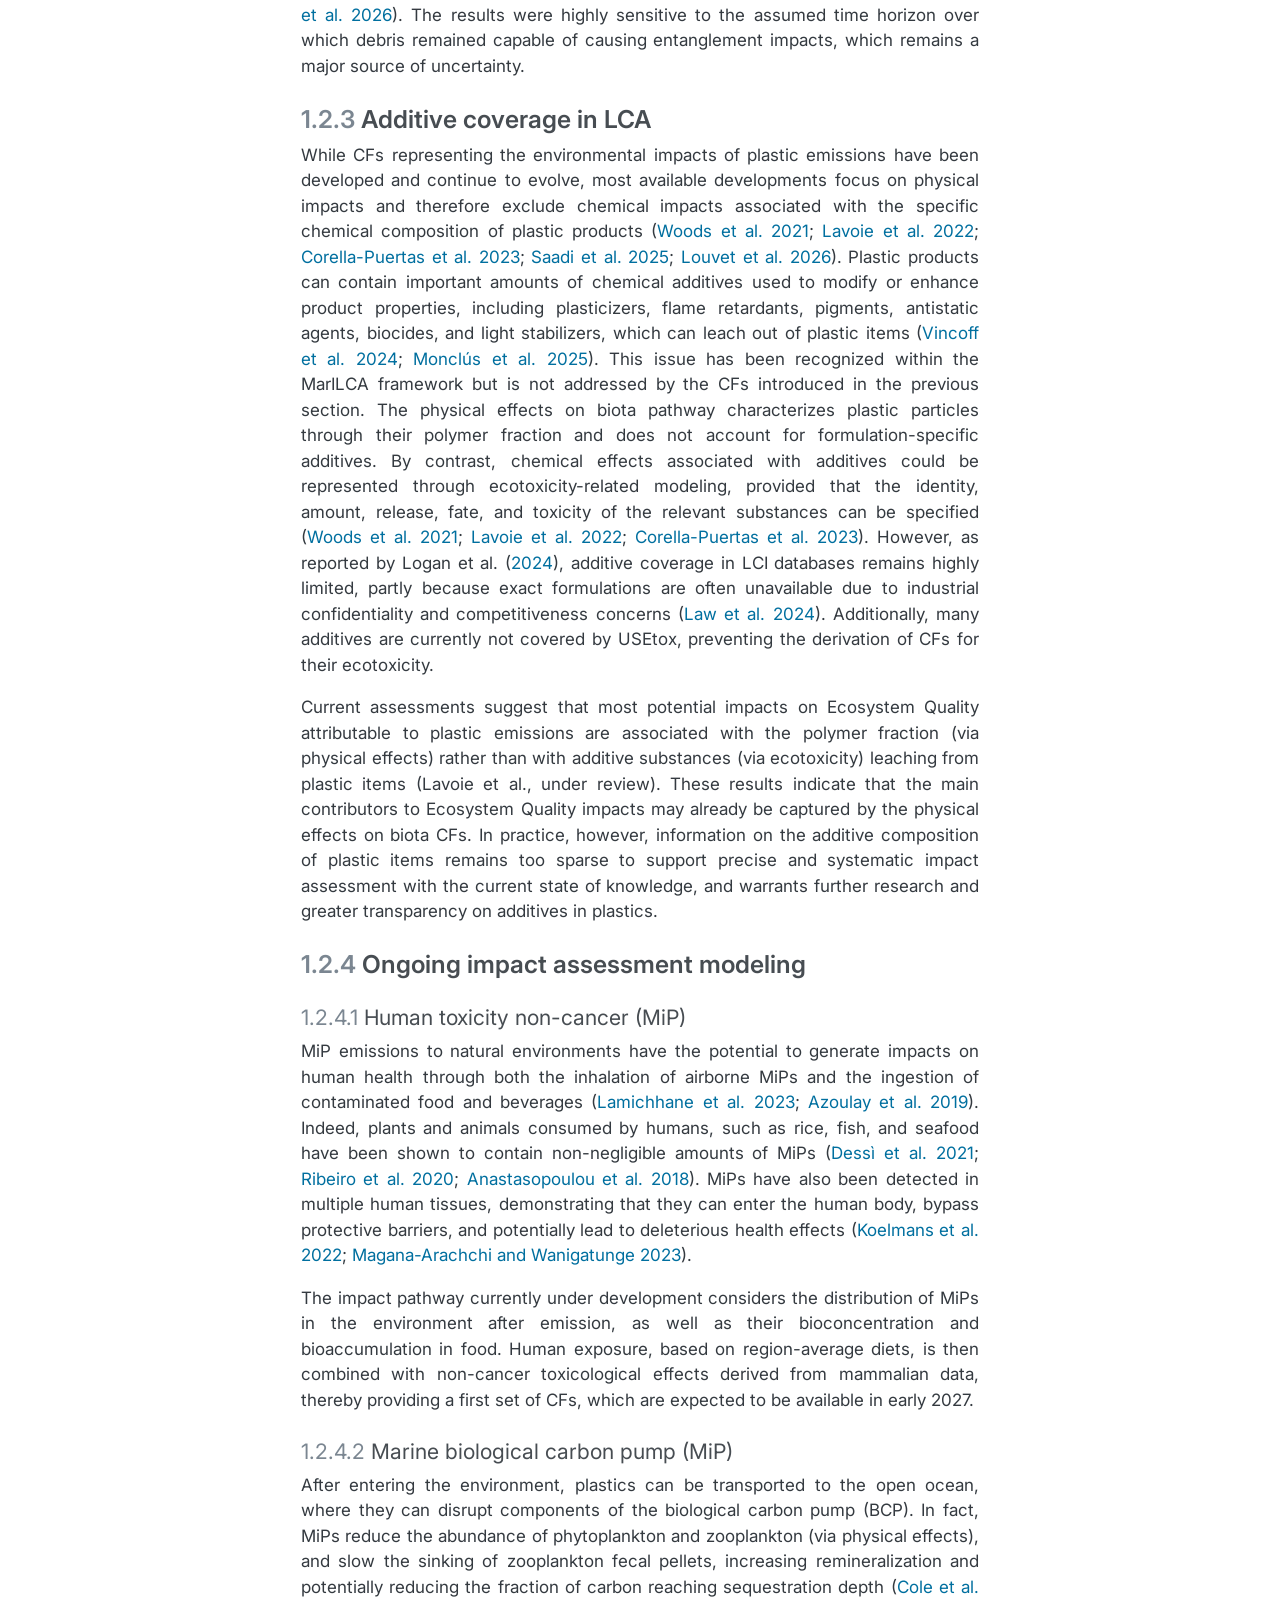
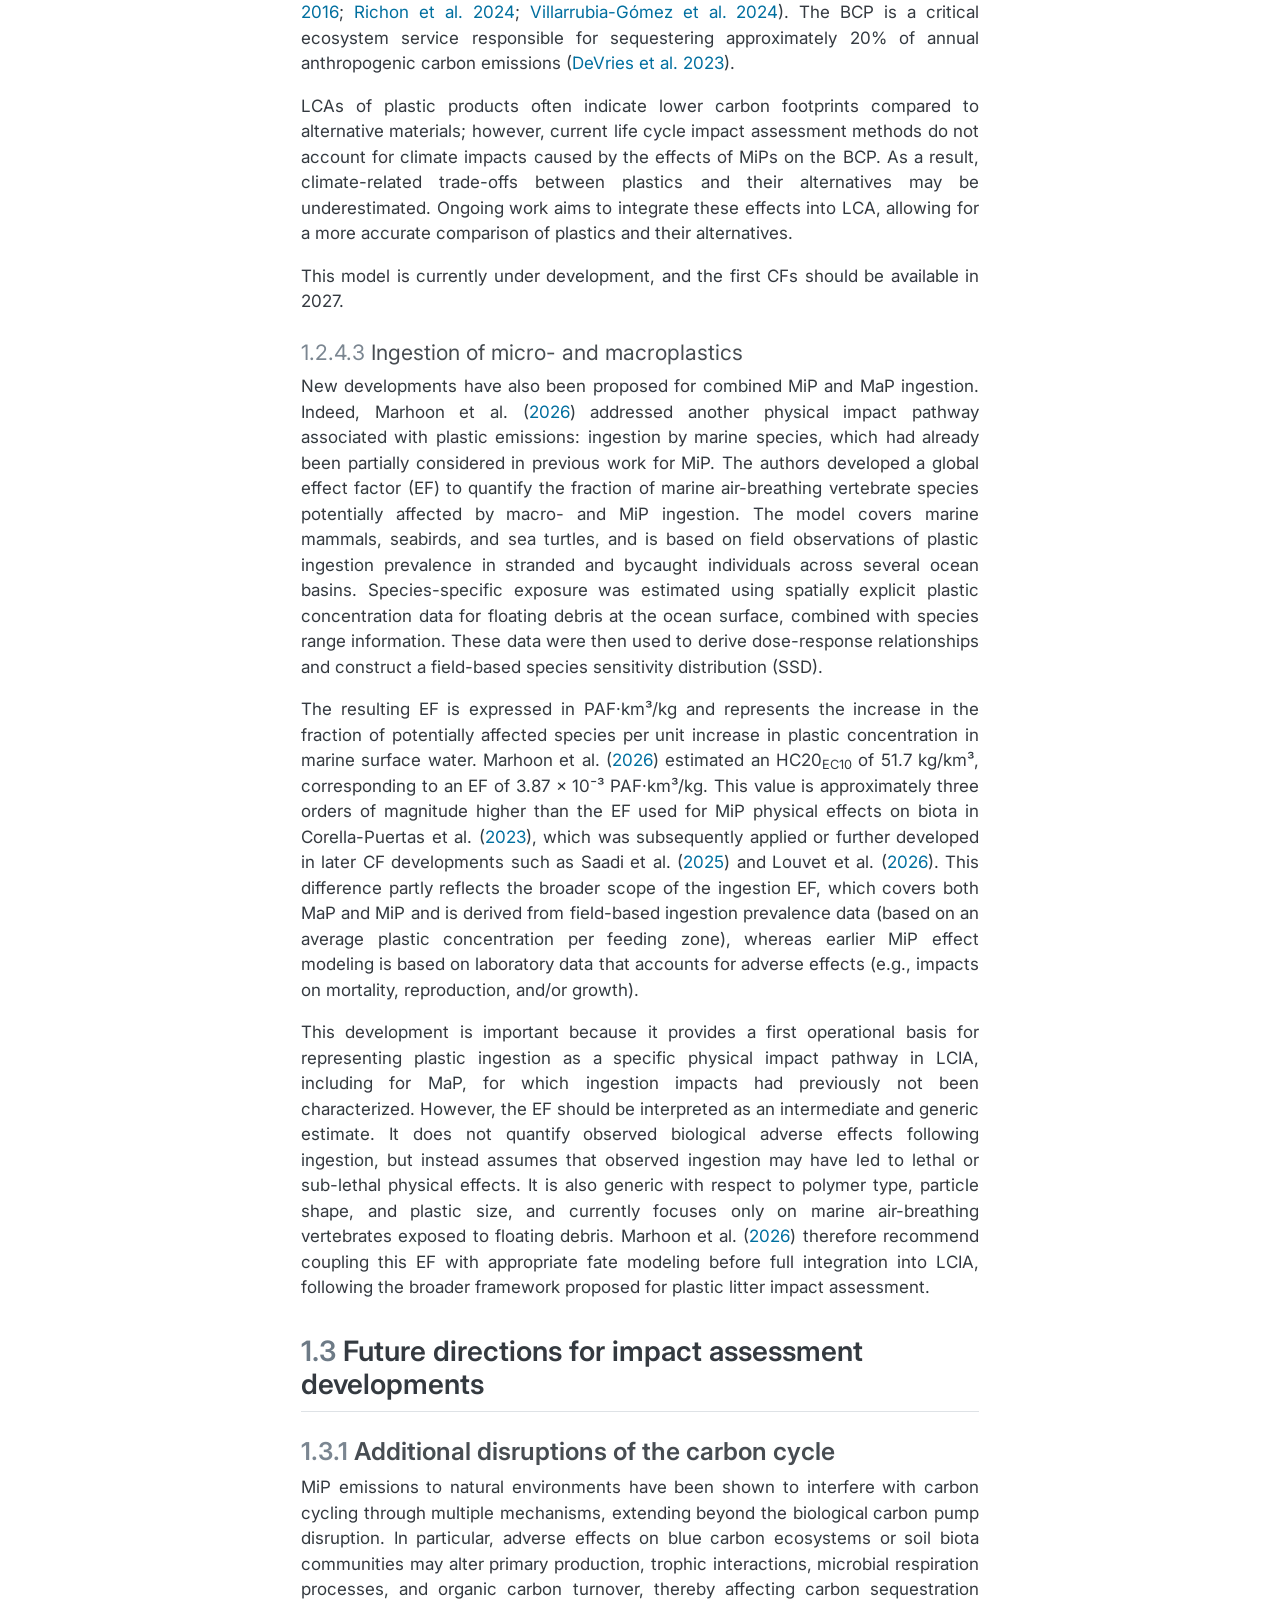
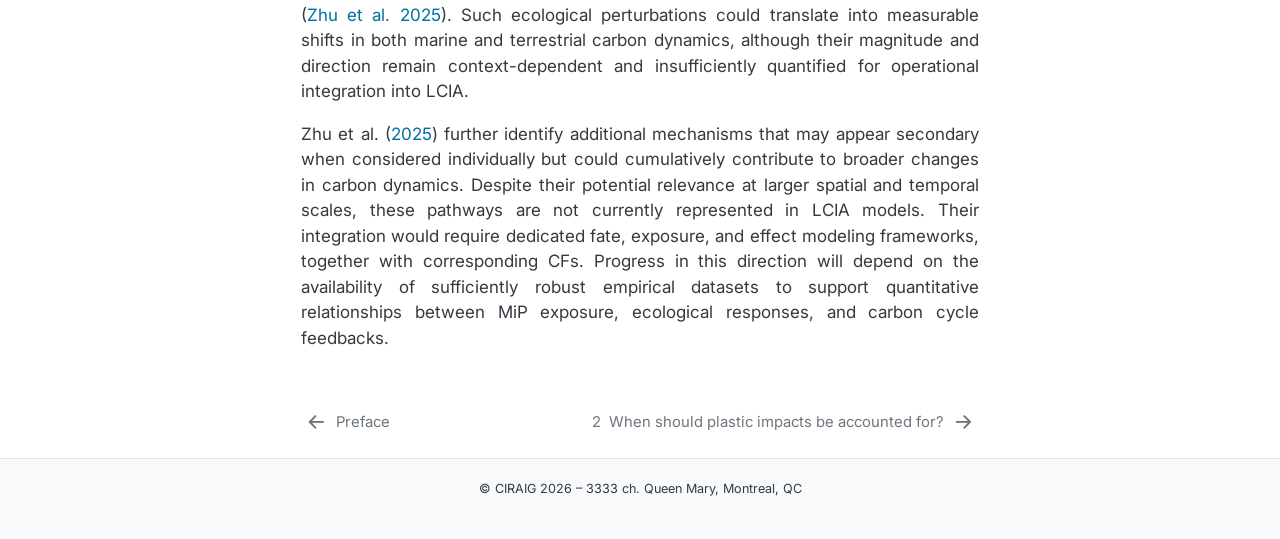
<file: docs/01_background.html>
<!DOCTYPE html>
<html xmlns="http://www.w3.org/1999/xhtml" lang="en" xml:lang="en"><head>

<meta charset="utf-8">
<meta name="generator" content="quarto-1.9.35">

<meta name="viewport" content="width=device-width, initial-scale=1.0, user-scalable=yes">


<title>1&nbsp; Background – LiLCA (Litter Impacts in LCA) Plastic Footprint Guide</title>
<style>
/* Default styles provided by pandoc.
** See https://pandoc.org/MANUAL.html#variables-for-html for config info.
*/
code{white-space: pre-wrap;}
span.smallcaps{font-variant: small-caps;}
div.columns{display: flex; gap: min(4vw, 1.5em);}
div.column{flex: auto; overflow-x: auto;}
div.hanging-indent{margin-left: 1.5em; text-indent: -1.5em;}
ul.task-list{list-style: none;}
ul.task-list li input[type="checkbox"] {
  width: 0.8em;
  margin: 0 0.8em 0.2em -1em; /* quarto-specific, see https://github.com/quarto-dev/quarto-cli/issues/4556 */ 
  vertical-align: middle;
}
/* CSS for citations */
div.csl-bib-body { }
div.csl-entry {
  clear: both;
}
.hanging-indent div.csl-entry {
  margin-left:2em;
  text-indent:-2em;
}
div.csl-left-margin {
  min-width:2em;
  float:left;
}
div.csl-right-inline {
  margin-left:2em;
  padding-left:1em;
}
div.csl-indent {
  margin-left: 2em;
}</style>


<script src="libs/quarto-nav/quarto-nav.js"></script>
<script src="libs/quarto-nav/headroom.min.js"></script>
<script src="libs/clipboard/clipboard.min.js"></script>
<script src="libs/quarto-search/autocomplete.umd.js"></script>
<script src="libs/quarto-search/fuse.min.js"></script>
<script src="libs/quarto-search/quarto-search.js"></script>
<meta name="quarto:offset" content="./">
<link href="./02_physical-effects-on-biota-decision.html" rel="next">
<link href="./index.html" rel="prev">
<link href="././resources/figures/seahorse_logo.png" rel="icon" type="image/png">
<script src="libs/quarto-html/quarto.js" type="module"></script>
<script src="libs/quarto-html/tabsets/tabsets.js" type="module"></script>
<script src="libs/quarto-html/popper.min.js"></script>
<script src="libs/quarto-html/tippy.umd.min.js"></script>
<script src="libs/quarto-html/anchor.min.js"></script>
<link href="libs/quarto-html/tippy.css" rel="stylesheet">
<link href="libs/quarto-html/quarto-syntax-highlighting-46f66b053e56abd73bb6e954d61a315b.css" rel="stylesheet" id="quarto-text-highlighting-styles">
<script src="libs/bootstrap/bootstrap.min.js"></script>
<link href="libs/bootstrap/bootstrap-icons.css" rel="stylesheet">
<link href="libs/bootstrap/bootstrap-1c9137b7b1c0320e377730bf2be1742e.min.css" rel="stylesheet" append-hash="true" id="quarto-bootstrap" data-mode="light">
<script src="libs/quarto-contrib/glightbox/glightbox.min.js"></script>
<link href="libs/quarto-contrib/glightbox/glightbox.min.css" rel="stylesheet">
<link href="libs/quarto-contrib/glightbox/lightbox.css" rel="stylesheet">
<script id="quarto-search-options" type="application/json">{
  "location": "sidebar",
  "copy-button": false,
  "collapse-after": 3,
  "panel-placement": "start",
  "type": "textbox",
  "limit": 50,
  "keyboard-shortcut": [
    "f",
    "/",
    "s"
  ],
  "show-item-context": false,
  "language": {
    "search-no-results-text": "No results",
    "search-matching-documents-text": "matching documents",
    "search-copy-link-title": "Copy link to search",
    "search-hide-matches-text": "Hide additional matches",
    "search-more-match-text": "more match in this document",
    "search-more-matches-text": "more matches in this document",
    "search-clear-button-title": "Clear",
    "search-text-placeholder": "",
    "search-detached-cancel-button-title": "Cancel",
    "search-submit-button-title": "Submit",
    "search-label": "Search"
  }
}</script>
<link rel="stylesheet" href="https://fonts.googleapis.com/css2?family=Material+Symbols+Outlined">


<link rel="stylesheet" href="resources/custom_style.css">
</head>

<body class="nav-sidebar floating quarto-light">

<div id="quarto-search-results"></div>
  <header id="quarto-header" class="headroom fixed-top">
  <nav class="quarto-secondary-nav">
    <div class="container-fluid d-flex">
      <button type="button" class="quarto-btn-toggle btn" data-bs-toggle="collapse" role="button" data-bs-target=".quarto-sidebar-collapse-item" aria-controls="quarto-sidebar" aria-expanded="false" aria-label="Toggle sidebar navigation" onclick="if (window.quartoToggleHeadroom) { window.quartoToggleHeadroom(); }">
        <i class="bi bi-layout-text-sidebar-reverse"></i>
      </button>
        <nav class="quarto-page-breadcrumbs" aria-label="breadcrumb"><ol class="breadcrumb"><li class="breadcrumb-item"><a href="./01_background.html"><span class="chapter-number">1</span>&nbsp; <span class="chapter-title">Background</span></a></li></ol></nav>
        <a class="flex-grow-1" role="navigation" data-bs-toggle="collapse" data-bs-target=".quarto-sidebar-collapse-item" aria-controls="quarto-sidebar" aria-expanded="false" aria-label="Toggle sidebar navigation" onclick="if (window.quartoToggleHeadroom) { window.quartoToggleHeadroom(); }">      
        </a>
      <button type="button" class="btn quarto-search-button" aria-label="Search" onclick="window.quartoOpenSearch();">
        <i class="bi bi-search"></i>
      </button>
    </div>
  </nav>
</header>
<!-- content -->
<div id="quarto-content" class="quarto-container page-columns page-rows-contents page-layout-article">
<!-- sidebar -->
  <nav id="quarto-sidebar" class="sidebar collapse collapse-horizontal quarto-sidebar-collapse-item sidebar-navigation floating overflow-auto">
    <div class="pt-lg-2 mt-2 text-left sidebar-header sidebar-header-stacked">
      <a href="./index.html" class="sidebar-logo-link">
      <img src="././resources/figures/lilca_logo_guide.png" alt="" class="sidebar-logo light-content py-0 d-lg-inline d-none">
      <img src="././resources/figures/lilca_logo_guide.png" alt="" class="sidebar-logo dark-content py-0 d-lg-inline d-none">
      </a>
    <div class="sidebar-title mb-0 py-0">
      <a href="./">LiLCA (Litter Impacts in LCA) Plastic Footprint Guide</a> 
    </div>
      </div>
        <div class="mt-2 flex-shrink-0 align-items-center">
        <div class="sidebar-search">
        <div id="quarto-search" class="" title="Search"></div>
        </div>
        </div>
    <div class="sidebar-menu-container"> 
    <ul class="list-unstyled mt-1">
        <li class="sidebar-item">
  <div class="sidebar-item-container"> 
  <a href="./index.html" class="sidebar-item-text sidebar-link">
 <span class="menu-text">Preface</span></a>
  </div>
</li>
        <li class="sidebar-item">
  <div class="sidebar-item-container"> 
  <a href="./01_background.html" class="sidebar-item-text sidebar-link active">
 <span class="menu-text"><span class="chapter-number">1</span>&nbsp; <span class="chapter-title">Background</span></span></a>
  </div>
</li>
        <li class="sidebar-item">
  <div class="sidebar-item-container"> 
  <a href="./02_physical-effects-on-biota-decision.html" class="sidebar-item-text sidebar-link">
 <span class="menu-text"><span class="chapter-number">2</span>&nbsp; <span class="chapter-title">When should plastic impacts be accounted for?</span></span></a>
  </div>
</li>
        <li class="sidebar-item">
  <div class="sidebar-item-container"> 
  <a href="./03_applying-cfs-in-lca.html" class="sidebar-item-text sidebar-link">
 <span class="menu-text"><span class="chapter-number">3</span>&nbsp; <span class="chapter-title">How to assess potential biodiversity impacts of plastic emissions in LCAs</span></span></a>
  </div>
</li>
        <li class="sidebar-item">
  <div class="sidebar-item-container"> 
  <a href="./04_data_sources.html" class="sidebar-item-text sidebar-link">
 <span class="menu-text"><span class="chapter-number">4</span>&nbsp; <span class="chapter-title">Data sources</span></span></a>
  </div>
</li>
        <li class="sidebar-item">
  <div class="sidebar-item-container"> 
  <a href="./05_examples.html" class="sidebar-item-text sidebar-link">
 <span class="menu-text"><span class="chapter-number">5</span>&nbsp; <span class="chapter-title">Examples</span></span></a>
  </div>
</li>
        <li class="sidebar-item">
  <div class="sidebar-item-container"> 
  <a href="./06_faq.html" class="sidebar-item-text sidebar-link">
 <span class="menu-text"><span class="chapter-number">6</span>&nbsp; <span class="chapter-title">FAQ</span></span></a>
  </div>
</li>
        <li class="sidebar-item">
  <div class="sidebar-item-container"> 
  <a href="./07_acronyms.html" class="sidebar-item-text sidebar-link">
 <span class="menu-text"><span class="chapter-number">7</span>&nbsp; <span class="chapter-title">Acronyms</span></span></a>
  </div>
</li>
        <li class="sidebar-item">
  <div class="sidebar-item-container"> 
  <a href="./references.html" class="sidebar-item-text sidebar-link">
 <span class="menu-text">References</span></a>
  </div>
</li>
    </ul>
    </div>
</nav>
<div id="quarto-sidebar-glass" class="quarto-sidebar-collapse-item" data-bs-toggle="collapse" data-bs-target=".quarto-sidebar-collapse-item"></div>
<!-- margin-sidebar -->
    <div id="quarto-margin-sidebar" class="sidebar margin-sidebar">
        <nav id="TOC" role="doc-toc" class="toc-active">
    <h2 id="toc-title">Table of contents</h2>
   
  <ul>
  <li><a href="#plastics-functional-benefits-and-environmental-concerns" id="toc-plastics-functional-benefits-and-environmental-concerns" class="nav-link active" data-scroll-target="#plastics-functional-benefits-and-environmental-concerns"><span class="header-section-number">1.1</span> Plastics: functional benefits and environmental concerns</a></li>
  <li><a href="#history-of-the-plastic-litter-issue-in-lca" id="toc-history-of-the-plastic-litter-issue-in-lca" class="nav-link" data-scroll-target="#history-of-the-plastic-litter-issue-in-lca"><span class="header-section-number">1.2</span> History of the plastic litter issue in LCA</a>
  <ul>
  <li><a href="#inventory-data-developments" id="toc-inventory-data-developments" class="nav-link" data-scroll-target="#inventory-data-developments"><span class="header-section-number">1.2.1</span> Inventory data developments</a></li>
  <li><a href="#impact-assessment-developments" id="toc-impact-assessment-developments" class="nav-link" data-scroll-target="#impact-assessment-developments"><span class="header-section-number">1.2.2</span> Impact assessment developments</a>
  <ul>
  <li><a href="#sec-physical-effects-on-biota" id="toc-sec-physical-effects-on-biota" class="nav-link" data-scroll-target="#sec-physical-effects-on-biota"><span class="header-section-number">1.2.2.1</span> Physical effects on biota (microplastics)</a></li>
  <li><a href="#sec-entanglement-impacts-from-fishing-gear" id="toc-sec-entanglement-impacts-from-fishing-gear" class="nav-link" data-scroll-target="#sec-entanglement-impacts-from-fishing-gear"><span class="header-section-number">1.2.2.2</span> Entanglement impacts from fishing gear (MaPs)</a></li>
  </ul></li>
  <li><a href="#sec-additive-coverage" id="toc-sec-additive-coverage" class="nav-link" data-scroll-target="#sec-additive-coverage"><span class="header-section-number">1.2.3</span> Additive coverage in LCA</a></li>
  <li><a href="#sec-ongoing-impact-assessment-modeling" id="toc-sec-ongoing-impact-assessment-modeling" class="nav-link" data-scroll-target="#sec-ongoing-impact-assessment-modeling"><span class="header-section-number">1.2.4</span> Ongoing impact assessment modeling</a>
  <ul>
  <li><a href="#human-toxicity-non-cancer-mip" id="toc-human-toxicity-non-cancer-mip" class="nav-link" data-scroll-target="#human-toxicity-non-cancer-mip"><span class="header-section-number">1.2.4.1</span> Human toxicity non-cancer (MiP)</a></li>
  <li><a href="#sec-marine-carbon-pump" id="toc-sec-marine-carbon-pump" class="nav-link" data-scroll-target="#sec-marine-carbon-pump"><span class="header-section-number">1.2.4.2</span> Marine biological carbon pump (MiP)</a></li>
  <li><a href="#sec-ingestion-micro-and-macroplastics" id="toc-sec-ingestion-micro-and-macroplastics" class="nav-link" data-scroll-target="#sec-ingestion-micro-and-macroplastics"><span class="header-section-number">1.2.4.3</span> Ingestion of micro- and macroplastics</a></li>
  </ul></li>
  </ul></li>
  <li><a href="#sec-future-directions-impact-assessment-dev" id="toc-sec-future-directions-impact-assessment-dev" class="nav-link" data-scroll-target="#sec-future-directions-impact-assessment-dev"><span class="header-section-number">1.3</span> Future directions for impact assessment developments</a>
  <ul>
  <li><a href="#sec-additional-disruptions-carbon-cycle" id="toc-sec-additional-disruptions-carbon-cycle" class="nav-link" data-scroll-target="#sec-additional-disruptions-carbon-cycle"><span class="header-section-number">1.3.1</span> Additional disruptions of the carbon cycle</a></li>
  </ul></li>
  </ul>
</nav>
    </div>
<!-- main -->
<main class="content" id="quarto-document-content">

<header id="title-block-header" class="quarto-title-block default">
<div class="quarto-title">
<h1 class="title"><span id="sec-background-main" class="quarto-section-identifier"><span class="chapter-number">1</span>&nbsp; <span class="chapter-title">Background</span></span></h1>
</div>



<div class="quarto-title-meta">

    
  
    
  </div>
  


</header>


<section id="plastics-functional-benefits-and-environmental-concerns" class="level2" data-number="1.1">
<h2 data-number="1.1" class="anchored" data-anchor-id="plastics-functional-benefits-and-environmental-concerns"><span class="header-section-number">1.1</span> Plastics: functional benefits and environmental concerns</h2>
<p>Plastics have become deeply embedded in modern economies due to their versatility, low density, durability, barrier properties, and relatively low production costs. These properties make them useful across a wide range of applications, including packaging, healthcare, construction, transportation, and electronics. In some systems, plastics can contribute to material efficiency, product protection, reduced transport burdens, or longer service life. These benefits should be acknowledged, because the environmental relevance of plastic products depends on the function delivered and on the full life cycle considered.</p>
<p>At the same time, the scale of plastic production and use has resulted in growing plastic stocks within the technosphere and increasing waste flows requiring end-of-life management. Yet only a limited fraction of plastic waste is successfully recycled globally, commonly estimated at 9%. As a result, substantial quantities of plastic waste are landfilled, incinerated, mismanaged, or released to natural environments. In an LCA context, the key issue is therefore not only the generation of plastic waste, but the fraction of plastic flows that may leave the technosphere and become plastic emissions to environmental compartments generating potential impacts.</p>
<p>Global assessments provide an indication of both the scale and the sources of plastic leakage to the environment. OECD estimates suggest that around 22 Mt of plastics entered natural environments in 2019, reflecting the combined effects of high plastic consumption and insufficient waste management systems (<a href="#fig-global-plas-leakage" class="quarto-xref">Figure&nbsp;<span>1.1</span></a>). Most of these emissions were macroplastics (MaP, ≥ 5 mm size particles), representing approximately 19.4 Mt, primarily associated with inadequate waste collection and disposal practices. Additional contributions arose from littering and marine-based activities. Although smaller in quantity, microplastics (MiP), typically defined as particles ranging from 1 µm to 5 mm, represent a significant fraction of total leakage. They are mainly generated through dust, tire abrasion, wastewater sludge, and losses of industrial plastic pellets <span class="citation" data-cites="oecd2022">(<a href="references.html#ref-oecd2022" role="doc-biblioref">OECD 2022</a>)</span>, in addition to fragmentation (<a href="#fig-global-plas-leakage" class="quarto-xref">Figure&nbsp;<span>1.1</span></a>).</p>
<div id="fig-global-plas-leakage" class="quarto-float quarto-figure quarto-figure-center anchored">
<figure class="quarto-float quarto-float-fig figure">
<div aria-describedby="fig-global-plas-leakage-caption-0ceaefa1-69ba-4598-a22c-09a6ac19f8ca">
<iframe width="780" height="500" src="./figures/global_leakage_macro_microplastics_2019.html" title="Global plastic leakage by plastic size category and source in 2019. Source of data: OECD (2022)">
</iframe>
</div>
<figcaption class="quarto-float-caption-bottom quarto-float-caption quarto-float-fig" id="fig-global-plas-leakage-caption-0ceaefa1-69ba-4598-a22c-09a6ac19f8ca">
Figure&nbsp;1.1: Global plastic leakage by plastic size category and source in 2019. Source of data: <span class="citation" data-cites="oecd2022">OECD (<a href="references.html#ref-oecd2022" role="doc-biblioref">2022</a>)</span>
</figcaption>
</figure>
</div>
<p>Once released into terrestrial, freshwater, or marine ecosystems, plastics can generate significant ecological impacts. MaP can be ingested by fauna or cause entanglement, leading to injury, impaired mobility, reduced feeding capacity, or mortality in birds, mammals, fish, reptiles or other taxa <span class="citation" data-cites="beaumont2019">(<a href="references.html#ref-beaumont2019" role="doc-biblioref">Beaumont et al. 2019</a>)</span>. Beyond these visible impacts, fragmentation processes driven by UV radiation, mechanical abrasion, and biological activity progressively generate smaller particles. MiP resulting from this fragmentation are referred to as secondary MiP, whereas primary MiP refer to those that are intentionally produced and integrated into products at small sizes.</p>
<p>As particle size decreases, the spectrum of potentially exposed organisms broadens. Micro- (MiP) and nanoplastics (&lt;1 µm size particles) can be ingested by a wide range of species, including zooplankton, benthic invertebrates, and other organisms at the base of trophic networks. In aquatic environments, exposure may occur through feeding, filtration, or ventilation processes <span class="citation" data-cites="wright2013 besseling2015">(<a href="references.html#ref-wright2013" role="doc-biblioref">Wright et al. 2013</a>; <a href="references.html#ref-besseling2015" role="doc-biblioref">Besseling et al. 2015</a>)</span>. Experimental evidence also indicates that micro- and nanoplastics can affect photoautotrophic organisms, including through effects on growth, photosynthetic activity, and oxidative stress, although responses vary depending on particle size, shape, polymer type, concentration, and exposure conditions <span class="citation" data-cites="zhang2017 bhattacharya2010 sjollema2016">(<a href="references.html#ref-zhang2017" role="doc-biblioref">Zhang et al. 2017</a>; <a href="references.html#ref-bhattacharya2010" role="doc-biblioref">Bhattacharya et al. 2010</a>; <a href="references.html#ref-sjollema2016" role="doc-biblioref">Sjollema et al. 2016</a>)</span>. Because these organisms contribute to primary production, nutrient cycling, and trophic transfer, effects at lower trophic levels may propagate through food webs and affect ecosystem functioning <span class="citation" data-cites="galloway2017 desá2018">(<a href="references.html#ref-galloway2017" role="doc-biblioref">Galloway et al. 2017</a>; <a href="references.html#ref-desá2018" role="doc-biblioref">De Sá et al. 2018</a>)</span>.</p>
<p>Given the scale of plastic production, the persistence of materials in the environment, and the diversity of exposure pathways and affected taxa, these impacts must be systematically considered when evaluating the environmental performance of products and services. Integrating Ecosystem Quality indicators related to plastic and MiP emissions in LCA is therefore essential to ensure a more comprehensive and ecologically meaningful sustainability assessment of plastics and their alternatives.</p>
</section>
<section id="history-of-the-plastic-litter-issue-in-lca" class="level2" data-number="1.2">
<h2 data-number="1.2" class="anchored" data-anchor-id="history-of-the-plastic-litter-issue-in-lca"><span class="header-section-number">1.2</span> History of the plastic litter issue in LCA</h2>
<section id="inventory-data-developments" class="level3" data-number="1.2.1">
<h3 data-number="1.2.1" class="anchored" data-anchor-id="inventory-data-developments"><span class="header-section-number">1.2.1</span> Inventory data developments</h3>
<p>The Plastic Leak Project (PLP) <span class="citation" data-cites="peano2020">(<a href="references.html#ref-peano2020" role="doc-biblioref">Peano et al. 2020</a>)</span> was the first science-based initiative aiming at developing inventory models allowing the quantification of plastic emissions towards the environment from various processes and activities. Their Sectorial Guidance Generic data allowed for the quantification of MiP or MaP leakage associated with four main processes, namely pellet production (MiPs), tire abrasion during transport (MiPs), microfiber releases from textile washing (MiPs) and losses occurring at the end-of-life through waste mismanagement or littering (MaPs) <span class="citation" data-cites="peano2020">(<a href="references.html#ref-peano2020" role="doc-biblioref">Peano et al. 2020</a>)</span>.</p>
<p>Building on this initiative, the <a href="https://www.plasticfootprint.earth/">Plastic Footprint Network</a> (PFN) was launched in 2023 with a broader scope. While the PLP focused primarily on inventory models for quantifying plastic emissions, the PFN seeks to connect plastic emissions inventories with impact assessment within a single cohesive framework. For the impact assessment step, the PFN relies on <a href="https://marilca.org/">MarILCA</a> and therefore mainly focuses its efforts on the development of the inventory step. In this regard, several PFN technical modules have been developed to address key sources of plastic leakage across the life cycle, including packaging, textiles and textile fibers, tires, fishing gear, agricultural plastics, and leakage associated with waste exports.</p>
<p>Other assessments provide overviews of global emissions without aiming to allocate or scale these emissions to specific product systems or activities <span class="citation" data-cites="cottom2024 han2026">(<a href="references.html#ref-cottom2024" role="doc-biblioref">Cottom et al. 2024</a>; <a href="references.html#ref-han2026" role="doc-biblioref">Han et al. 2026</a>)</span>. Such studies are useful for identifying major sources and pathways of plastic leakage on a global scale, but they do not provide the activity-based emission factors or modeling structure required for assessments at the product or service scale.</p>
</section>
<section id="impact-assessment-developments" class="level3" data-number="1.2.2">
<h3 data-number="1.2.2" class="anchored" data-anchor-id="impact-assessment-developments"><span class="header-section-number">1.2.2</span> Impact assessment developments</h3>
<section id="sec-physical-effects-on-biota" class="level4" data-number="1.2.2.1">
<h4 data-number="1.2.2.1" class="anchored" data-anchor-id="sec-physical-effects-on-biota"><span class="header-section-number">1.2.2.1</span> Physical effects on biota (microplastics)</h4>
<p>The following overview focuses on the development of CFs representing physical effects on biota within the <a href="https://marilca.org/">MarILCA</a> framework. <a href="https://marilca.org/">MarILCA</a> currently provides one of the most operational approaches in LCIA for quantifying potential impacts associated with primary or secondary MiP emissions to the environment.</p>
<p>The development of these CFs responded to an important gap in standard LCA practice. Before the launch of the <a href="https://marilca.org/">MarILCA</a> working group, plastic leakage from product systems, and the environmental consequences associated with such emissions, were not accounted for. Commonly used inventories did not include dedicated flows for identifying and quantifying plastic releases to environmental compartments, while LCIA methods did not provide CFs to characterize their potential impacts. This gap was explicitly highlighted by the Medellin Declaration on Marine Litter in Life Cycle Assessment and Management, which called for the integration of plastic litter issues into both inventory modeling and impact assessment <span class="citation" data-cites="sonnemann2017">(<a href="references.html#ref-sonnemann2017" role="doc-biblioref">Sonnemann and Valdivia 2017</a>)</span>. It was subsequently addressed through the creation of the <a href="https://marilca.org/">MarILCA</a> working group in 2018.</p>
<p>Within this context, the first milestone was the development of a structured methodological framework to assess the potential impacts of plastic litter emissions <a href="#fig-marilca-framework" class="quarto-xref">Figure&nbsp;<span>1.2</span></a>. <span class="citation" data-cites="woods2021">Woods et al. (<a href="references.html#ref-woods2021" role="doc-biblioref">2021</a>)</span> formalized this framework and established a clear research agenda, identifying the key modeling components required to derive CFs. With this conceptual foundation in place, subsequent work focused on progressively operationalizing the different building blocks needed to quantify physical effects on biota.</p>
<div id="fig-marilca-framework" class="quarto-float quarto-figure quarto-figure-center anchored" alt="Project framework and projects">
<figure class="quarto-float quarto-float-fig figure">
<div aria-describedby="fig-marilca-framework-caption-0ceaefa1-69ba-4598-a22c-09a6ac19f8ca">
<a href="resources/figures\marilca framework.png" class="lightbox" data-gallery="quarto-lightbox-gallery-1" title="Figure&nbsp;1.2: Project framework"><img src="resources/figures\marilca framework.png" class="img-fluid figure-img" alt="Project framework and projects"></a>
</div>
<figcaption class="quarto-float-caption-bottom quarto-float-caption quarto-float-fig" id="fig-marilca-framework-caption-0ceaefa1-69ba-4598-a22c-09a6ac19f8ca">
Figure&nbsp;1.2: Project framework
</figcaption>
</figure>
</div>
<p>The operationalization of this framework began in 2022, when the first of these building blocks was published introducing a generic effect factor to account for physical effects on biota <span class="citation" data-cites="lavoie2022">(<a href="references.html#ref-lavoie2022" role="doc-biblioref">Lavoie et al. 2022</a>)</span>. The effect factor was built on experimental data, considering effects on growth, reproduction and/or survival of species. Building on this contribution, <span class="citation" data-cites="corella-puertas2022">Corella-Puertas et al. (<a href="references.html#ref-corella-puertas2022" role="doc-biblioref">2022</a>)</span> proposed an initial set of simplified CFs to estimate potential impacts on Ecosystem Quality resulting from emissions of expanded polystyrene and tire and road wear particles in aquatic environments. At that stage, the fate model was deliberately simplified, considering only degradation and sedimentation processes and relying on uncertain slow-to-fast degradation rates. Further methodological refinements followed, extending the framework to additional polymers and particle shapes. These developments culminated in the first official release of CFs in <span class="citation" data-cites="corella-puertas2023">Corella-Puertas et al. (<a href="references.html#ref-corella-puertas2023" role="doc-biblioref">2023</a>)</span>, which presented revised fate and effect factors.</p>
<p>Building on the 2023 release, subsequent developments broadened the model scope and improved its robustness. <span class="citation" data-cites="saadi2025">Saadi et al. (<a href="references.html#ref-saadi2025" role="doc-biblioref">2025</a>)</span> incorporated impacts occurring in sediments, which had previously been omitted. This refinement led to substantial increases in CF values, particularly for high-density polymers whose longer residence times in sediments, combined with slow degradation processes, amplify potential impacts <span class="citation" data-cites="saadi2025">(<a href="references.html#ref-saadi2025" role="doc-biblioref">Saadi et al. 2025</a>)</span>. <span class="citation" data-cites="saadi2026">Saadi and Boulay (<a href="references.html#ref-saadi2026" role="doc-biblioref">2026</a>)</span> also introduced CFs for semi-synthetic and cellulosic-based natural fibers in the marine environment. In early 2026, <span class="citation" data-cites="louvet2026">Louvet et al. (<a href="references.html#ref-louvet2026" role="doc-biblioref">2026</a>)</span> provided another significant update aligning the fate modeling approach with the USEtox consensus framework for toxicity and ecotoxicity impact categories <span class="citation" data-cites="rosenbaum2008 fantke2021">(<a href="references.html#ref-rosenbaum2008" role="doc-biblioref">Rosenbaum et al. 2008</a>; <a href="references.html#ref-fantke2021" role="doc-biblioref">Fantke et al. 2021</a>)</span>, by integrating the multimedia fate modeling work of <span class="citation" data-cites="quik2024">Quik et al. (<a href="references.html#ref-quik2024" role="doc-biblioref">2024</a>)</span>. At that stage, the revised model was applicable to spherical MiPs only but included freshwater and terrestrial ecosystems for the first time. Finally, in late 2026, a consolidated and comprehensive version of the CFs named <strong>PEBBLE</strong> (Physical Effects on Biota and Biodiversity of Litter in the Environment) was released, extending coverage to the three particle shapes identified in earlier stages of the research, namely spheres, fibers, and films, expanding the range of polymers and materials considered, providing short- and long-term CFs, and integrating better degradation and marine transport modeling <span class="citation" data-cites="Saadi2026MarILCA">(<a href="references.html#ref-Saadi2026MarILCA" role="doc-biblioref">Saadi et al. 2026</a>)</span>. The resulting CFs are aligned with the USEtox approach by providing a consistent fate, exposure, and effect framework to characterize impacts in LCIA.</p>
<p>These CFs aim to quantitatively represent the potential detrimental physical effects of MiP emissions to natural environments on biodiversity, expressed under the area of protection Ecosystem Quality. CFs are provided in different units depending on their alignment with specific LCIA methods (<a href="https://www.impactworldplus.org/" target="_blank">IMPACT World+</a> <span class="citation" data-cites="bulle2019">(<a href="references.html#ref-bulle2019" role="doc-biblioref">Bulle et al. 2019</a>)</span>, ReCiPe, and <a href="https://link.springer.com/article/10.1007/s11367-026-02748-4" target="_blank">GLAM</a> <span class="citation" data-cites="verones2026">(<a href="references.html#ref-verones2026" role="doc-biblioref">Verones et al. 2026</a>)</span>). Despite these advances, important uncertainties remain, particularly regarding fragmentation and degradation dynamics, species sensitivity data, and the scaling of organism-level effects to biodiversity damage metrics.</p>
</section>
<section id="sec-entanglement-impacts-from-fishing-gear" class="level4" data-number="1.2.2.2">
<h4 data-number="1.2.2.2" class="anchored" data-anchor-id="sec-entanglement-impacts-from-fishing-gear"><span class="header-section-number">1.2.2.2</span> Entanglement impacts from fishing gear (MaPs)</h4>
<p>Spatially explicit CFs to quantify potential impacts on Ecosystem Quality from entanglement-prone MaP debris, particularly lost fishing gear, have recently been developed by <span class="citation" data-cites="høiberg2024">Høiberg et al. (<a href="references.html#ref-høiberg2024" role="doc-biblioref">2024</a>)</span>. These CFs are provided at the scale of exclusive economic zones (EEZs) and as country-level averages, representing a significant advancement in the spatial differentiation of MaP impacts. However, their methodological framework is not fully aligned with the modeling approach used in MarILCA for MiP emissions, which limits their direct integration within a unified impact assessment framework.</p>
<p>First, the fate modeling underlying <span class="citation" data-cites="høiberg2024">Høiberg et al. (<a href="references.html#ref-høiberg2024" role="doc-biblioref">2024</a>)</span> does not explicitly quantify the residence time of debris across environmental compartments in a manner consistent with multimedia fate modeling approaches typically applied in LCIA. The period during which debris may remain available to entangle organisms must therefore be assessed separately, which can be particularly challenging for non-experts. As a result, temporal dynamics are not treated in a way that is directly comparable to MiP fate modeling in <span class="citation" data-cites="corella-puertas2023">Corella-Puertas et al. (<a href="references.html#ref-corella-puertas2023" role="doc-biblioref">2023</a>)</span>, <span class="citation" data-cites="saadi2025">Saadi et al. (<a href="references.html#ref-saadi2025" role="doc-biblioref">2025</a>)</span>, or <span class="citation" data-cites="louvet2026">Louvet et al. (<a href="references.html#ref-louvet2026" role="doc-biblioref">2026</a>)</span>, or even other impact categories (e.g., ecotoxicity). Second, the effect modeling does not rely on endpoints such as mortality, impaired reproduction, or reduced growth, which are more directly aligned with the consensus toxicity framework used in USEtox <span class="citation" data-cites="rosenbaum2008">(<a href="references.html#ref-rosenbaum2008" role="doc-biblioref">Rosenbaum et al. 2008</a>)</span>. Instead, the approach estimates the fraction of potentially affected species based on their susceptibility to interacting with entanglement-prone MaP debris. This may lead to conservative estimates of potential impact, since not all interactions necessarily translate into ecologically relevant damage at the population level.</p>
<p>Finally, the scope of the CFs developed by <span class="citation" data-cites="høiberg2024">Høiberg et al. (<a href="references.html#ref-høiberg2024" role="doc-biblioref">2024</a>)</span> is restricted to debris with entanglement-prone geometries, such as fishing nets and lines. This limits their applicability to a specific subset of MaP items and makes it difficult to systematically link these CFs to the diverse range of product shapes encountered in product-level LCAs outside the fishing industry. Consequently, while these CFs represent a valuable step toward integrating MaP entanglement impacts into LCIA, further methodological harmonization would be required to ensure consistency with MiP impact pathways.</p>
<p>Despite these limitations, these CFs have been tested in combination with CFs for physical effects on biota from MiP emissions in a fishing industry case study. The results showed that MaP entanglement impacts can be highly relevant for Ecosystem Quality, particularly for anchoveta fishing in Peru, where they dominated the results under the assumptions tested <span class="citation" data-cites="askham2026">(<a href="references.html#ref-askham2026" role="doc-biblioref">Askham et al. 2026</a>)</span>. For cod fishing in Norway, entanglement was also an important contributor, although it was not necessarily the dominant one when other impact categories were included <span class="citation" data-cites="askham2026">(<a href="references.html#ref-askham2026" role="doc-biblioref">Askham et al. 2026</a>)</span>. The results were highly sensitive to the assumed time horizon over which debris remained capable of causing entanglement impacts, which remains a major source of uncertainty.</p>
</section>
</section>
<section id="sec-additive-coverage" class="level3" data-number="1.2.3">
<h3 data-number="1.2.3" class="anchored" data-anchor-id="sec-additive-coverage"><span class="header-section-number">1.2.3</span> Additive coverage in LCA</h3>
<p>While CFs representing the environmental impacts of plastic emissions have been developed and continue to evolve, most available developments focus on physical impacts and therefore exclude chemical impacts associated with the specific chemical composition of plastic products <span class="citation" data-cites="woods2021 lavoie2022 corella-puertas2023 saadi2025 louvet2026">(<a href="references.html#ref-woods2021" role="doc-biblioref">Woods et al. 2021</a>; <a href="references.html#ref-lavoie2022" role="doc-biblioref">Lavoie et al. 2022</a>; <a href="references.html#ref-corella-puertas2023" role="doc-biblioref">Corella-Puertas et al. 2023</a>; <a href="references.html#ref-saadi2025" role="doc-biblioref">Saadi et al. 2025</a>; <a href="references.html#ref-louvet2026" role="doc-biblioref">Louvet et al. 2026</a>)</span>. Plastic products can contain important amounts of chemical additives used to modify or enhance product properties, including plasticizers, flame retardants, pigments, antistatic agents, biocides, and light stabilizers, which can leach out of plastic items <span class="citation" data-cites="vincoff2024 monclús2025">(<a href="references.html#ref-vincoff2024" role="doc-biblioref">Vincoff et al. 2024</a>; <a href="references.html#ref-monclús2025" role="doc-biblioref">Monclús et al. 2025</a>)</span>. This issue has been recognized within the MarILCA framework but is not addressed by the CFs introduced in the previous section. The physical effects on biota pathway characterizes plastic particles through their polymer fraction and does not account for formulation-specific additives. By contrast, chemical effects associated with additives could be represented through ecotoxicity-related modeling, provided that the identity, amount, release, fate, and toxicity of the relevant substances can be specified <span class="citation" data-cites="woods2021 lavoie2022 corella-puertas2023">(<a href="references.html#ref-woods2021" role="doc-biblioref">Woods et al. 2021</a>; <a href="references.html#ref-lavoie2022" role="doc-biblioref">Lavoie et al. 2022</a>; <a href="references.html#ref-corella-puertas2023" role="doc-biblioref">Corella-Puertas et al. 2023</a>)</span>. However, as reported by <span class="citation" data-cites="logan2024">Logan et al. (<a href="references.html#ref-logan2024" role="doc-biblioref">2024</a>)</span>, additive coverage in LCI databases remains highly limited, partly because exact formulations are often unavailable due to industrial confidentiality and competitiveness concerns <span class="citation" data-cites="law2024">(<a href="references.html#ref-law2024" role="doc-biblioref">Law et al. 2024</a>)</span>. Additionally, many additives are currently not covered by USEtox, preventing the derivation of CFs for their ecotoxicity.</p>
<p>Current assessments suggest that most potential impacts on Ecosystem Quality attributable to plastic emissions are associated with the polymer fraction (via physical effects) rather than with additive substances (via ecotoxicity) leaching from plastic items (Lavoie et al., under review). These results indicate that the main contributors to Ecosystem Quality impacts may already be captured by the physical effects on biota CFs. In practice, however, information on the additive composition of plastic items remains too sparse to support precise and systematic impact assessment with the current state of knowledge, and warrants further research and greater transparency on additives in plastics.</p>
</section>
<section id="sec-ongoing-impact-assessment-modeling" class="level3" data-number="1.2.4">
<h3 data-number="1.2.4" class="anchored" data-anchor-id="sec-ongoing-impact-assessment-modeling"><span class="header-section-number">1.2.4</span> Ongoing impact assessment modeling</h3>
<section id="human-toxicity-non-cancer-mip" class="level4" data-number="1.2.4.1">
<h4 data-number="1.2.4.1" class="anchored" data-anchor-id="human-toxicity-non-cancer-mip"><span class="header-section-number">1.2.4.1</span> Human toxicity non-cancer (MiP)</h4>
<p>MiP emissions to natural environments have the potential to generate impacts on human health through both the inhalation of airborne MiPs and the ingestion of contaminated food and beverages <span class="citation" data-cites="lamichhane2023 azoulay2019">(<a href="references.html#ref-lamichhane2023" role="doc-biblioref">Lamichhane et al. 2023</a>; <a href="references.html#ref-azoulay2019" role="doc-biblioref">Azoulay et al. 2019</a>)</span>. Indeed, plants and animals consumed by humans, such as rice, fish, and seafood have been shown to contain non-negligible amounts of MiPs <span class="citation" data-cites="dessì2021 ribeiro2020 anastasopoulou2018">(<a href="references.html#ref-dessì2021" role="doc-biblioref">Dessì et al. 2021</a>; <a href="references.html#ref-ribeiro2020" role="doc-biblioref">Ribeiro et al. 2020</a>; <a href="references.html#ref-anastasopoulou2018" role="doc-biblioref">Anastasopoulou et al. 2018</a>)</span>. MiPs have also been detected in multiple human tissues, demonstrating that they can enter the human body, bypass protective barriers, and potentially lead to deleterious health effects <span class="citation" data-cites="koelmans2022 magana-arachchi2023">(<a href="references.html#ref-koelmans2022" role="doc-biblioref">Koelmans et al. 2022</a>; <a href="references.html#ref-magana-arachchi2023" role="doc-biblioref">Magana-Arachchi and Wanigatunge 2023</a>)</span>.</p>
<p>The impact pathway currently under development considers the distribution of MiPs in the environment after emission, as well as their bioconcentration and bioaccumulation in food. Human exposure, based on region-average diets, is then combined with non-cancer toxicological effects derived from mammalian data, thereby providing a first set of CFs, which are expected to be available in early 2027.</p>
</section>
<section id="sec-marine-carbon-pump" class="level4" data-number="1.2.4.2">
<h4 data-number="1.2.4.2" class="anchored" data-anchor-id="sec-marine-carbon-pump"><span class="header-section-number">1.2.4.2</span> Marine biological carbon pump (MiP)</h4>
<p>After entering the environment, plastics can be transported to the open ocean, where they can disrupt components of the biological carbon pump (BCP). In fact, MiPs reduce the abundance of phytoplankton and zooplankton (via physical effects), and slow the sinking of zooplankton fecal pellets, increasing remineralization and potentially reducing the fraction of carbon reaching sequestration depth <span class="citation" data-cites="cole2016 richon2024 villarrubia-gómez2024">(<a href="references.html#ref-cole2016" role="doc-biblioref">Cole et al. 2016</a>; <a href="references.html#ref-richon2024" role="doc-biblioref">Richon et al. 2024</a>; <a href="references.html#ref-villarrubia-gómez2024" role="doc-biblioref">Villarrubia-Gómez et al. 2024</a>)</span>. The BCP is a critical ecosystem service responsible for sequestering approximately 20% of annual anthropogenic carbon emissions <span class="citation" data-cites="devries2023">(<a href="references.html#ref-devries2023" role="doc-biblioref">DeVries et al. 2023</a>)</span>.</p>
<p>LCAs of plastic products often indicate lower carbon footprints compared to alternative materials; however, current life cycle impact assessment methods do not account for climate impacts caused by the effects of MiPs on the BCP. As a result, climate-related trade-offs between plastics and their alternatives may be underestimated. Ongoing work aims to integrate these effects into LCA, allowing for a more accurate comparison of plastics and their alternatives.</p>
<p>This model is currently under development, and the first CFs should be available in 2027.</p>
</section>
<section id="sec-ingestion-micro-and-macroplastics" class="level4" data-number="1.2.4.3">
<h4 data-number="1.2.4.3" class="anchored" data-anchor-id="sec-ingestion-micro-and-macroplastics"><span class="header-section-number">1.2.4.3</span> Ingestion of micro- and macroplastics</h4>
<p>New developments have also been proposed for combined MiP and MaP ingestion. Indeed, <span class="citation" data-cites="marhoon2026">Marhoon et al. (<a href="references.html#ref-marhoon2026" role="doc-biblioref">2026</a>)</span> addressed another physical impact pathway associated with plastic emissions: ingestion by marine species, which had already been partially considered in previous work for MiP. The authors developed a global effect factor (EF) to quantify the fraction of marine air-breathing vertebrate species potentially affected by macro- and MiP ingestion. The model covers marine mammals, seabirds, and sea turtles, and is based on field observations of plastic ingestion prevalence in stranded and bycaught individuals across several ocean basins. Species-specific exposure was estimated using spatially explicit plastic concentration data for floating debris at the ocean surface, combined with species range information. These data were then used to derive dose-response relationships and construct a field-based species sensitivity distribution (SSD).</p>
<p>The resulting EF is expressed in PAF·km³/kg and represents the increase in the fraction of potentially affected species per unit increase in plastic concentration in marine surface water. <span class="citation" data-cites="marhoon2026">Marhoon et al. (<a href="references.html#ref-marhoon2026" role="doc-biblioref">2026</a>)</span> estimated an HC20<sub>EC10</sub> of 51.7 kg/km³, corresponding to an EF of 3.87 × 10⁻³ PAF·km³/kg. This value is approximately three orders of magnitude higher than the EF used for MiP physical effects on biota in <span class="citation" data-cites="corella-puertas2023">Corella-Puertas et al. (<a href="references.html#ref-corella-puertas2023" role="doc-biblioref">2023</a>)</span>, which was subsequently applied or further developed in later CF developments such as <span class="citation" data-cites="saadi2025">Saadi et al. (<a href="references.html#ref-saadi2025" role="doc-biblioref">2025</a>)</span> and <span class="citation" data-cites="louvet2026">Louvet et al. (<a href="references.html#ref-louvet2026" role="doc-biblioref">2026</a>)</span>. This difference partly reflects the broader scope of the ingestion EF, which covers both MaP and MiP and is derived from field-based ingestion prevalence data (based on an average plastic concentration per feeding zone), whereas earlier MiP effect modeling is based on laboratory data that accounts for adverse effects (e.g., impacts on mortality, reproduction, and/or growth).</p>
<p>This development is important because it provides a first operational basis for representing plastic ingestion as a specific physical impact pathway in LCIA, including for MaP, for which ingestion impacts had previously not been characterized. However, the EF should be interpreted as an intermediate and generic estimate. It does not quantify observed biological adverse effects following ingestion, but instead assumes that observed ingestion may have led to lethal or sub-lethal physical effects. It is also generic with respect to polymer type, particle shape, and plastic size, and currently focuses only on marine air-breathing vertebrates exposed to floating debris. <span class="citation" data-cites="marhoon2026">Marhoon et al. (<a href="references.html#ref-marhoon2026" role="doc-biblioref">2026</a>)</span> therefore recommend coupling this EF with appropriate fate modeling before full integration into LCIA, following the broader framework proposed for plastic litter impact assessment.</p>
</section>
</section>
</section>
<section id="sec-future-directions-impact-assessment-dev" class="level2" data-number="1.3">
<h2 data-number="1.3" class="anchored" data-anchor-id="sec-future-directions-impact-assessment-dev"><span class="header-section-number">1.3</span> Future directions for impact assessment developments</h2>
<section id="sec-additional-disruptions-carbon-cycle" class="level3" data-number="1.3.1">
<h3 data-number="1.3.1" class="anchored" data-anchor-id="sec-additional-disruptions-carbon-cycle"><span class="header-section-number">1.3.1</span> Additional disruptions of the carbon cycle</h3>
<p>MiP emissions to natural environments have been shown to interfere with carbon cycling through multiple mechanisms, extending beyond the biological carbon pump disruption. In particular, adverse effects on blue carbon ecosystems or soil biota communities may alter primary production, trophic interactions, microbial respiration processes, and organic carbon turnover, thereby affecting carbon sequestration <span class="citation" data-cites="zhu2025">(<a href="references.html#ref-zhu2025" role="doc-biblioref">Zhu et al. 2025</a>)</span>. Such ecological perturbations could translate into measurable shifts in both marine and terrestrial carbon dynamics, although their magnitude and direction remain context-dependent and insufficiently quantified for operational integration into LCIA.</p>
<p><span class="citation" data-cites="zhu2025">Zhu et al. (<a href="references.html#ref-zhu2025" role="doc-biblioref">2025</a>)</span> further identify additional mechanisms that may appear secondary when considered individually but could cumulatively contribute to broader changes in carbon dynamics. Despite their potential relevance at larger spatial and temporal scales, these pathways are not currently represented in LCIA models. Their integration would require dedicated fate, exposure, and effect modeling frameworks, together with corresponding CFs. Progress in this direction will depend on the availability of sufficiently robust empirical datasets to support quantitative relationships between MiP exposure, ecological responses, and carbon cycle feedbacks.</p>


<div id="refs" class="references csl-bib-body hanging-indent" role="list" style="display: none">
<div id="ref-anastasopoulou2018" class="csl-entry" role="listitem">
Anastasopoulou, Aikaterini, Manca Kovač Viršek, Dubravka Bojanić Varezić, et al. 2018. <span>“Assessment on Marine Litter Ingested by Fish in the Adriatic and NE Ionian Sea Macro-Region (Mediterranean).”</span> <em>Marine Pollution Bulletin</em> 133 (August): 841–51. <a href="https://doi.org/10.1016/j.marpolbul.2018.06.050">https://doi.org/10.1016/j.marpolbul.2018.06.050</a>.
</div>
<div id="ref-askham2026" class="csl-entry" role="listitem">
Askham, Cecilia, Alejandro Deville, Mafalda Silva, et al. 2026. <span>“Expanding Life Cycle Impact Assessment to Account for Marine Plastic Emissions: A Case Study for the Fishing Industry.”</span> <em>The International Journal of Life Cycle Assessment</em> 31 (1-3): 46. <a href="https://doi.org/10.1007/s11367-026-02607-2">https://doi.org/10.1007/s11367-026-02607-2</a>.
</div>
<div id="ref-azoulay2019" class="csl-entry" role="listitem">
Azoulay, David, Priscilla Villa, Yvette Arellano, et al. 2019. <em>Plastic &amp; Health: The Hidden Costs of a Plastic Planet</em>. <a href="https://www.ciel.org/wp-content/uploads/2019/02/Plastic-and-Health-The-Hidden-Costs-of-a-Plastic-Planet-February-2019.pdf">https://www.ciel.org/wp-content/uploads/2019/02/Plastic-and-Health-The-Hidden-Costs-of-a-Plastic-Planet-February-2019.pdf</a>.
</div>
<div id="ref-beaumont2019" class="csl-entry" role="listitem">
Beaumont, Nicola J., Margrethe Aanesen, Melanie C. Austen, et al. 2019. <span>“Global Ecological, Social and Economic Impacts of Marine Plastic.”</span> <em>Marine Pollution Bulletin</em> 142 (May): 189–95. <a href="https://doi.org/10.1016/j.marpolbul.2019.03.022">https://doi.org/10.1016/j.marpolbul.2019.03.022</a>.
</div>
<div id="ref-besseling2015" class="csl-entry" role="listitem">
Besseling, E., E. M. Foekema, J. A. Van Franeker, et al. 2015. <span>“Microplastic in a Macro Filter Feeder: Humpback Whale Megaptera Novaeangliae.”</span> <em>Marine Pollution Bulletin</em> 95 (1): 248–52. <a href="https://doi.org/10.1016/j.marpolbul.2015.04.007">https://doi.org/10.1016/j.marpolbul.2015.04.007</a>.
</div>
<div id="ref-bhattacharya2010" class="csl-entry" role="listitem">
Bhattacharya, Priyanka, Sijie Lin, James P. Turner, and Pu Chun Ke. 2010. <span>“Physical Adsorption of Charged Plastic Nanoparticles Affects Algal Photosynthesis.”</span> <em>The Journal of Physical Chemistry C</em> 114 (39): 16556–61. <a href="https://doi.org/10.1021/jp1054759">https://doi.org/10.1021/jp1054759</a>.
</div>
<div id="ref-bulle2019" class="csl-entry" role="listitem">
Bulle, Cécile, Manuele Margni, Laure Patouillard, et al. 2019. <span>“IMPACT World+: A Globally Regionalized Life Cycle Impact Assessment Method.”</span> <em>The International Journal of Life Cycle Assessment</em> 24 (9): 1653–74. <a href="https://doi.org/10.1007/s11367-019-01583-0">https://doi.org/10.1007/s11367-019-01583-0</a>.
</div>
<div id="ref-cole2016" class="csl-entry" role="listitem">
Cole, Matthew, Penelope K. Lindeque, Elaine Fileman, et al. 2016. <span>“Microplastics Alter the Properties and Sinking Rates of Zooplankton Faecal Pellets.”</span> <em>Environmental Science &amp; Technology</em> 50 (6): 3239–46. <a href="https://doi.org/10.1021/acs.est.5b05905">https://doi.org/10.1021/acs.est.5b05905</a>.
</div>
<div id="ref-corella-puertas2022" class="csl-entry" role="listitem">
Corella-Puertas, Elena, Pauline Guieu, Alessio Aufoujal, Cécile Bulle, and Anne-Marie Boulay. 2022. <span>“Development of Simplified Characterization Factors for the Assessment of Expanded Polystyrene and Tire Wear Microplastic Emissions Applied in a Food Container Life Cycle Assessment.”</span> <em>Journal of Industrial Ecology</em> 26 (6): 1882–94. <a href="https://doi.org/10.1111/jiec.13269">https://doi.org/10.1111/jiec.13269</a>.
</div>
<div id="ref-corella-puertas2023" class="csl-entry" role="listitem">
Corella-Puertas, Elena, Carla Hajjar, Jérôme Lavoie, and Anne-Marie Boulay. 2023. <span>“MarILCA Characterization Factors for Microplastic Impacts in Life Cycle Assessment: Physical Effects on Biota from Emissions to Aquatic Environments.”</span> <em>Journal of Cleaner Production</em> 418 (September): 138197. <a href="https://doi.org/10.1016/j.jclepro.2023.138197">https://doi.org/10.1016/j.jclepro.2023.138197</a>.
</div>
<div id="ref-cottom2024" class="csl-entry" role="listitem">
Cottom, Joshua W., Ed Cook, and Costas A. Velis. 2024. <span>“A Local-to-Global Emissions Inventory of Macroplastic Pollution.”</span> <em>Nature</em> 633 (8028): 101–8. <a href="https://doi.org/10.1038/s41586-024-07758-6">https://doi.org/10.1038/s41586-024-07758-6</a>.
</div>
<div id="ref-desá2018" class="csl-entry" role="listitem">
De Sá, Luís Carlos, Miguel Oliveira, Francisca Ribeiro, Thiago Lopes Rocha, and Martyn Norman Futter. 2018. <span>“Studies of the Effects of Microplastics on Aquatic Organisms: What Do We Know and Where Should We Focus Our Efforts in the Future?”</span> <em>Science of The Total Environment</em> 645 (December): 1029–39. <a href="https://doi.org/10.1016/j.scitotenv.2018.07.207">https://doi.org/10.1016/j.scitotenv.2018.07.207</a>.
</div>
<div id="ref-dessì2021" class="csl-entry" role="listitem">
Dessì, Claudia, Elvis D. Okoffo, Jake W. O’Brien, et al. 2021. <span>“Plastics Contamination of Store-Bought Rice.”</span> <em>Journal of Hazardous Materials</em> 416 (August): 125778. <a href="https://doi.org/10.1016/j.jhazmat.2021.125778">https://doi.org/10.1016/j.jhazmat.2021.125778</a>.
</div>
<div id="ref-devries2023" class="csl-entry" role="listitem">
DeVries, Tim, Kana Yamamoto, Rik Wanninkhof, et al. 2023. <span>“Magnitude, Trends, and Variability of the Global Ocean Carbon Sink from 1985 to 2018.”</span> <em>Global Biogeochemical Cycles</em> 37 (10): e2023GB007780. <a href="https://doi.org/10.1029/2023GB007780">https://doi.org/10.1029/2023GB007780</a>.
</div>
<div id="ref-fantke2021" class="csl-entry" role="listitem">
Fantke, Peter, Weihsueh A. Chiu, Lesa Aylward, et al. 2021. <span>“Exposure and Toxicity Characterization of Chemical Emissions and Chemicals in Products: Global Recommendations and Implementation in USEtox.”</span> <em>The International Journal of Life Cycle Assessment</em> 26 (5): 899–915. <a href="https://doi.org/10.1007/s11367-021-01889-y">https://doi.org/10.1007/s11367-021-01889-y</a>.
</div>
<div id="ref-galloway2017" class="csl-entry" role="listitem">
Galloway, Tamara S., Matthew Cole, and Ceri Lewis. 2017. <span>“Interactions of Microplastic Debris Throughout the Marine Ecosystem.”</span> <em>Nature Ecology &amp; Evolution</em> 1 (5): 0116. <a href="https://doi.org/10.1038/s41559-017-0116">https://doi.org/10.1038/s41559-017-0116</a>.
</div>
<div id="ref-han2026" class="csl-entry" role="listitem">
Han, Yishi, Yahui Zhang, Xuewei Liu, et al. 2026. <span>“A Full-Process Global Inventory of Plastic Emissions for Treaty Implementation.”</span> <em>Environmental Impact Assessment Review</em> 120 (July): 108410. <a href="https://doi.org/10.1016/j.eiar.2026.108410">https://doi.org/10.1016/j.eiar.2026.108410</a>.
</div>
<div id="ref-høiberg2024" class="csl-entry" role="listitem">
Høiberg, Marthe A., Konstantin Stadler, and Francesca Verones. 2024. <span>“Disentangling Marine Plastic Impacts in Life Cycle Assessment: Spatially Explicit Characterization Factors for Ecosystem Quality.”</span> <em>Science of The Total Environment</em> 949 (November): 175019. <a href="https://doi.org/10.1016/j.scitotenv.2024.175019">https://doi.org/10.1016/j.scitotenv.2024.175019</a>.
</div>
<div id="ref-koelmans2022" class="csl-entry" role="listitem">
Koelmans, Albert A., Paula E. Redondo-Hasselerharm, Nur Hazimah Mohamed Nor, Vera N. De Ruijter, Svenja M. Mintenig, and Merel Kooi. 2022. <span>“Risk Assessment of Microplastic Particles.”</span> <em>Nature Reviews Materials</em> 7 (2): 138–52. <a href="https://doi.org/10.1038/s41578-021-00411-y">https://doi.org/10.1038/s41578-021-00411-y</a>.
</div>
<div id="ref-lamichhane2023" class="csl-entry" role="listitem">
Lamichhane, G., A. Acharya, R. Marahatha, et al. 2023. <span>“Microplastics in Environment: Global Concern, Challenges, and Controlling Measures.”</span> <em>International Journal of Environmental Science and Technology</em> 20 (4): 4673–94. <a href="https://doi.org/10.1007/s13762-022-04261-1">https://doi.org/10.1007/s13762-022-04261-1</a>.
</div>
<div id="ref-lavoie2022" class="csl-entry" role="listitem">
Lavoie, Jérôme, Anne-Marie Boulay, and Cécile Bulle. 2022. <span>“Aquatic Micro<span>-</span> and Nano<span>-</span>Plastics in Life Cycle Assessment: Development of an Effect Factor for the Quantification of Their Physical Impact on Biota.”</span> <em>Journal of Industrial Ecology</em> 26 (6): 2123–35. <a href="https://doi.org/10.1111/jiec.13140">https://doi.org/10.1111/jiec.13140</a>.
</div>
<div id="ref-law2024" class="csl-entry" role="listitem">
Law, Kara Lavender, Margaret J. Sobkowicz, Michael P. Shaver, and Mark E. Hahn. 2024. <span>“Untangling the Chemical Complexity of Plastics to Improve Life Cycle Outcomes.”</span> <em>Nature Reviews Materials</em> 9 (9): 657–67. <a href="https://doi.org/10.1038/s41578-024-00705-x">https://doi.org/10.1038/s41578-024-00705-x</a>.
</div>
<div id="ref-logan2024" class="csl-entry" role="listitem">
Logan, H., S. DeMeester, T. F. Astrup, and A. Damgaard. 2024. <span>“Additive Inclusion in Plastic Life Cycle Assessments, Part II: Review of Additive Inventory Data Trends and Availability.”</span> <em>Journal of Industrial Ecology</em> 28 (6): 1554–66. <a href="https://doi.org/10.1111/jiec.13534">https://doi.org/10.1111/jiec.13534</a>.
</div>
<div id="ref-louvet2026" class="csl-entry" role="listitem">
Louvet, Juliette, Joris T. K. Quik, and Anne-Marie Boulay. 2026. <span>“Regionalized Characterization Factors for Microplastic Emissions in Life Cycle Assessment Considering Multimedia Fate Modelling.”</span> <em>Journal of Cleaner Production</em> 538 (January): 147217. <a href="https://doi.org/10.1016/j.jclepro.2025.147217">https://doi.org/10.1016/j.jclepro.2025.147217</a>.
</div>
<div id="ref-magana-arachchi2023" class="csl-entry" role="listitem">
Magana-Arachchi, Dhammika N., and Rasika P. Wanigatunge. 2023. <em>Microplastics in the Atmosphere and Their Human and Eco Risks</em>. 1st ed. Edited by Meththika Vithanage and Majeti Narasimha Vara Prasad. Wiley. <a href="https://doi.org/10.1002/9781119879534.ch6">https://doi.org/10.1002/9781119879534.ch6</a>.
</div>
<div id="ref-marhoon2026" class="csl-entry" role="listitem">
Marhoon, Ahmed, Erin L. Murphy, Marthe Alnes Høiberg, Jan Borgelt, Martin Dorber, and Francesca Verones. 2026. <span>“An Effect Factor for Macro- and Microplastic Ingestion Impacts on Marine Ecosystems for Use in Life Cycle Assessment.”</span> <em>Marine Pollution Bulletin</em> 223 (February): 118968. <a href="https://doi.org/10.1016/j.marpolbul.2025.118968">https://doi.org/10.1016/j.marpolbul.2025.118968</a>.
</div>
<div id="ref-monclús2025" class="csl-entry" role="listitem">
Monclús, L., H. P. H. Arp, K. J. Groh, et al. 2025. <span>“Mapping the Chemical Complexity of Plastics.”</span> <em>Nature</em> 643 (8071): 349–55. <a href="https://doi.org/10.1038/s41586-025-09184-8">https://doi.org/10.1038/s41586-025-09184-8</a>.
</div>
<div id="ref-oecd2022" class="csl-entry" role="listitem">
OECD. 2022. <em>Global Plastics Outlook: Economic Drivers, Environmental Impacts and Policy Options</em>. OECD Publishing. <a href="https://doi.org/10.1787/de747aef-en">https://doi.org/10.1787/de747aef-en</a>.
</div>
<div id="ref-peano2020" class="csl-entry" role="listitem">
Peano, L., A. Kounina, V. Magaud, S. Chalumeau, M. Zgola, and J. Boucher. 2020. <em>Plastic Leak Project: Methodological Guidelines</em>.
</div>
<div id="ref-quik2024" class="csl-entry" role="listitem">
Quik, J. T. K., A. R. Hids, M. A. Steenmeijer, Y. Mellink, and A. van Bruggen. 2024. <em>Emission of Microplastics to Water, Soil, and Air: What Can We Do about It?</em>
</div>
<div id="ref-ribeiro2020" class="csl-entry" role="listitem">
Ribeiro, Francisca, Elvis D. Okoffo, Jake W. O’Brien, et al. 2020. <span>“Quantitative Analysis of Selected Plastics in High-Commercial-Value Australian Seafood by Pyrolysis Gas Chromatography Mass Spectrometry.”</span> <em>Environmental Science &amp; Technology</em> 54 (15): 9408–17. <a href="https://doi.org/10.1021/acs.est.0c02337">https://doi.org/10.1021/acs.est.0c02337</a>.
</div>
<div id="ref-richon2024" class="csl-entry" role="listitem">
Richon, Camille, Thomas Gorgues, Matthew Cole, et al. 2024. <span>“Model Exploration of Microplastic Effects on Zooplankton Grazing Reveal Potential Impacts on the Global Carbon Cycle.”</span> <em>Environmental Research Letters</em> 19 (7): 074031. <a href="https://doi.org/10.1088/1748-9326/ad5195">https://doi.org/10.1088/1748-9326/ad5195</a>.
</div>
<div id="ref-rosenbaum2008" class="csl-entry" role="listitem">
Rosenbaum, Ralph K., Till M. Bachmann, Lois Swirsky Gold, et al. 2008. <span>“USEtox<span></span>the UNEP-SETAC Toxicity Model: Recommended Characterisation Factors for Human Toxicity and Freshwater Ecotoxicity in Life Cycle Impact Assessment.”</span> <em>The International Journal of Life Cycle Assessment</em> 13 (7): 532–46. <a href="https://doi.org/10.1007/s11367-008-0038-4">https://doi.org/10.1007/s11367-008-0038-4</a>.
</div>
<div id="ref-saadi2026" class="csl-entry" role="listitem">
Saadi, Nadim, and Anne-Marie Boulay. 2026. <span>“Microfibers in Life Cycle Assessment: Comparing the Physical Effects of Cellulosic and Synthetic Fibers via Characterization Factors Development.”</span> <em>Integrated Environmental Assessment and Management</em>, January 10, vjag007. <a href="https://doi.org/10.1093/inteam/vjag007">https://doi.org/10.1093/inteam/vjag007</a>.
</div>
<div id="ref-Saadi2026MarILCA" class="csl-entry" role="listitem">
Saadi, Nadim, Carla Hajjar, Louisa Ospital, et al. 2026. <em>MarILCA Characterization Factors for Microplastics, Tire Particles and Cellulosic Fibers in Life Cycle Assessment: Regionalized Impacts in Marine, Freshwater and Terrestrial Ecosystems</em>. <a href="https://doi.org/10.2139/ssrn.6727270">https://doi.org/10.2139/ssrn.6727270</a>.
</div>
<div id="ref-saadi2025" class="csl-entry" role="listitem">
Saadi, Nadim, Jérôme Lavoie, Peter Fantke, Paula Redondo-Hasselerharm, and Anne-Marie Boulay. 2025. <span>“Including Impacts of Microplastics in Marine Water and Sediments in Life Cycle Assessment.”</span> <em>Journal of Cleaner Production</em> 520 (August): 146037. <a href="https://doi.org/10.1016/j.jclepro.2025.146037">https://doi.org/10.1016/j.jclepro.2025.146037</a>.
</div>
<div id="ref-sjollema2016" class="csl-entry" role="listitem">
Sjollema, Sascha B., Paula Redondo-Hasselerharm, Heather A. Leslie, Michiel H. S. Kraak, and A. Dick Vethaak. 2016. <span>“Do Plastic Particles Affect Microalgal Photosynthesis and Growth?”</span> <em>Aquatic Toxicology</em> 170 (January): 259–61. <a href="https://doi.org/10.1016/j.aquatox.2015.12.002">https://doi.org/10.1016/j.aquatox.2015.12.002</a>.
</div>
<div id="ref-sonnemann2017" class="csl-entry" role="listitem">
Sonnemann, Guido, and Sonia Valdivia. 2017. <span>“Medellin Declaration on Marine Litter in Life Cycle Assessment and Management: Facilitated by the Forum for Sustainability Through Life Cycle Innovation (FSLCI) in Close Cooperation with La Red Iberoamericana de Ciclo de Vida (RICV) on Wednesday 14 of June 2017.”</span> <em>The International Journal of Life Cycle Assessment</em> 22 (10): 1637–39. <a href="https://doi.org/10.1007/s11367-017-1382-z">https://doi.org/10.1007/s11367-017-1382-z</a>.
</div>
<div id="ref-verones2026" class="csl-entry" role="listitem">
Verones, Francesca, Valerio Barbarossa, Anne-Marie Boulay, et al. 2026. <span>“A Global Consensus Life Cycle Impact Assessment Method - GLAM: Impacts on Ecosystem Quality.”</span> <em>The International Journal of Life Cycle Assessment</em> 31 (10): 181. <a href="https://doi.org/10.1007/s11367-026-02748-4">https://doi.org/10.1007/s11367-026-02748-4</a>.
</div>
<div id="ref-villarrubia-gómez2024" class="csl-entry" role="listitem">
Villarrubia-Gómez, Patricia, Bethanie Carney Almroth, Marcus Eriksen, Morten Ryberg, and Sarah E. Cornell. 2024. <span>“Plastics Pollution Exacerbates the Impacts of All Planetary Boundaries.”</span> <em>One Earth</em> 7 (12): 2119–38. <a href="https://doi.org/10.1016/j.oneear.2024.10.017">https://doi.org/10.1016/j.oneear.2024.10.017</a>.
</div>
<div id="ref-vincoff2024" class="csl-entry" role="listitem">
Vincoff, Sophia, Beatrice Schleupner, Jasmine Santos, et al. 2024. <span>“The Known and Unknown: Investigating the Carcinogenic Potential of Plastic Additives.”</span> <em>Environmental Science &amp; Technology</em> 58 (24): 10445–57. <a href="https://doi.org/10.1021/acs.est.3c06840">https://doi.org/10.1021/acs.est.3c06840</a>.
</div>
<div id="ref-woods2021" class="csl-entry" role="listitem">
Woods, John S., Francesca Verones, Olivier Jolliet, Ian Vázquez-Rowe, and Anne-Marie Boulay. 2021. <span>“A Framework for the Assessment of Marine Litter Impacts in Life Cycle Impact Assessment.”</span> <em>Ecological Indicators</em> 129 (October): 107918. <a href="https://doi.org/10.1016/j.ecolind.2021.107918">https://doi.org/10.1016/j.ecolind.2021.107918</a>.
</div>
<div id="ref-wright2013" class="csl-entry" role="listitem">
Wright, Stephanie L., Richard C. Thompson, and Tamara S. Galloway. 2013. <span>“The Physical Impacts of Microplastics on Marine Organisms: A Review.”</span> <em>Environmental Pollution</em> 178 (July): 483–92. <a href="https://doi.org/10.1016/j.envpol.2013.02.031">https://doi.org/10.1016/j.envpol.2013.02.031</a>.
</div>
<div id="ref-zhang2017" class="csl-entry" role="listitem">
Zhang, Cai, Xiaohua Chen, Jiangtao Wang, and Liju Tan. 2017. <span>“Toxic Effects of Microplastic on Marine Microalgae Skeletonema Costatum: Interactions Between Microplastic and Algae.”</span> <em>Environmental Pollution</em> 220 (January): 1282–88. <a href="https://doi.org/10.1016/j.envpol.2016.11.005">https://doi.org/10.1016/j.envpol.2016.11.005</a>.
</div>
<div id="ref-zhu2025" class="csl-entry" role="listitem">
Zhu, Xia, Justin Konik, and Holly Kaufman. 2025. <span>“The Knowns and Unknowns in Our Understanding of How Plastics Impact Climate Change: A Systematic Review.”</span> <em>Frontiers in Environmental Science</em> 13 (April): 1563488. <a href="https://doi.org/10.3389/fenvs.2025.1563488">https://doi.org/10.3389/fenvs.2025.1563488</a>.
</div>
</div>
</section>
</section>

</main> <!-- /main -->
<script id="quarto-html-after-body" type="application/javascript">
  window.document.addEventListener("DOMContentLoaded", function (event) {
    const icon = "";
    const anchorJS = new window.AnchorJS();
    anchorJS.options = {
      placement: 'right',
      icon: icon
    };
    anchorJS.add('.anchored');
    const isCodeAnnotation = (el) => {
      for (const clz of el.classList) {
        if (clz.startsWith('code-annotation-')) {                     
          return true;
        }
      }
      return false;
    }
    const onCopySuccess = function(e) {
      // button target
      const button = e.trigger;
      // don't keep focus
      button.blur();
      // flash "checked"
      button.classList.add('code-copy-button-checked');
      var currentTitle = button.getAttribute("title");
      button.setAttribute("title", "Copied!");
      let tooltip;
      if (window.bootstrap) {
        button.setAttribute("data-bs-toggle", "tooltip");
        button.setAttribute("data-bs-placement", "left");
        button.setAttribute("data-bs-title", "Copied!");
        tooltip = new bootstrap.Tooltip(button, 
          { trigger: "manual", 
            customClass: "code-copy-button-tooltip",
            offset: [0, -8]});
        tooltip.show();    
      }
      setTimeout(function() {
        if (tooltip) {
          tooltip.hide();
          button.removeAttribute("data-bs-title");
          button.removeAttribute("data-bs-toggle");
          button.removeAttribute("data-bs-placement");
        }
        button.setAttribute("title", currentTitle);
        button.classList.remove('code-copy-button-checked');
      }, 1000);
      // clear code selection
      e.clearSelection();
    }
    const getTextToCopy = function(trigger) {
      const outerScaffold = trigger.parentElement.cloneNode(true);
      const codeEl = outerScaffold.querySelector('code');
      for (const childEl of codeEl.children) {
        if (isCodeAnnotation(childEl)) {
          childEl.remove();
        }
      }
      return codeEl.innerText;
    }
    const clipboard = new window.ClipboardJS('.code-copy-button:not([data-in-quarto-modal])', {
      text: getTextToCopy
    });
    clipboard.on('success', onCopySuccess);
    if (window.document.getElementById('quarto-embedded-source-code-modal')) {
      const clipboardModal = new window.ClipboardJS('.code-copy-button[data-in-quarto-modal]', {
        text: getTextToCopy,
        container: window.document.getElementById('quarto-embedded-source-code-modal')
      });
      clipboardModal.on('success', onCopySuccess);
    }
      var localhostRegex = new RegExp(/^(?:http|https):\/\/localhost\:?[0-9]*\//);
      var mailtoRegex = new RegExp(/^mailto:/);
        var filterRegex = new RegExp('/' + window.location.host + '/');
      var isInternal = (href) => {
          return filterRegex.test(href) || localhostRegex.test(href) || mailtoRegex.test(href);
      }
      // Inspect non-navigation links and adorn them if external
     var links = window.document.querySelectorAll('a[href]:not(.nav-link):not(.navbar-brand):not(.toc-action):not(.sidebar-link):not(.sidebar-item-toggle):not(.pagination-link):not(.no-external):not([aria-hidden]):not(.dropdown-item):not(.quarto-navigation-tool):not(.about-link)');
      for (var i=0; i<links.length; i++) {
        const link = links[i];
        if (!isInternal(link.href)) {
          // undo the damage that might have been done by quarto-nav.js in the case of
          // links that we want to consider external
          if (link.dataset.originalHref !== undefined) {
            link.href = link.dataset.originalHref;
          }
        }
      }
    function tippyHover(el, contentFn, onTriggerFn, onUntriggerFn) {
      const config = {
        allowHTML: true,
        maxWidth: 500,
        delay: 100,
        arrow: false,
        appendTo: function(el) {
            return el.parentElement;
        },
        interactive: true,
        interactiveBorder: 10,
        theme: 'quarto',
        placement: 'bottom-start',
      };
      if (contentFn) {
        config.content = contentFn;
      }
      if (onTriggerFn) {
        config.onTrigger = onTriggerFn;
      }
      if (onUntriggerFn) {
        config.onUntrigger = onUntriggerFn;
      }
      window.tippy(el, config); 
    }
    const noterefs = window.document.querySelectorAll('a[role="doc-noteref"]');
    for (var i=0; i<noterefs.length; i++) {
      const ref = noterefs[i];
      tippyHover(ref, function() {
        // use id or data attribute instead here
        let href = ref.getAttribute('data-footnote-href') || ref.getAttribute('href');
        try { href = new URL(href).hash; } catch {}
        const id = href.replace(/^#\/?/, "");
        const note = window.document.getElementById(id);
        if (note) {
          return note.innerHTML;
        } else {
          return "";
        }
      });
    }
    const xrefs = window.document.querySelectorAll('a.quarto-xref');
    const processXRef = (id, note) => {
      // Strip column container classes
      const stripColumnClz = (el) => {
        el.classList.remove("page-full", "page-columns");
        if (el.children) {
          for (const child of el.children) {
            stripColumnClz(child);
          }
        }
      }
      stripColumnClz(note)
      if (id === null || id.startsWith('sec-')) {
        // Special case sections, only their first couple elements
        const container = document.createElement("div");
        if (note.children && note.children.length > 2) {
          container.appendChild(note.children[0].cloneNode(true));
          for (let i = 1; i < note.children.length; i++) {
            const child = note.children[i];
            if (child.tagName === "P" && child.innerText === "") {
              continue;
            } else {
              container.appendChild(child.cloneNode(true));
              break;
            }
          }
          if (window.Quarto?.typesetMath) {
            window.Quarto.typesetMath(container);
          }
          return container.innerHTML
        } else {
          if (window.Quarto?.typesetMath) {
            window.Quarto.typesetMath(note);
          }
          return note.innerHTML;
        }
      } else {
        // Remove any anchor links if they are present
        const anchorLink = note.querySelector('a.anchorjs-link');
        if (anchorLink) {
          anchorLink.remove();
        }
        if (window.Quarto?.typesetMath) {
          window.Quarto.typesetMath(note);
        }
        if (note.classList.contains("callout")) {
          return note.outerHTML;
        } else {
          return note.innerHTML;
        }
      }
    }
    for (var i=0; i<xrefs.length; i++) {
      const xref = xrefs[i];
      tippyHover(xref, undefined, function(instance) {
        instance.disable();
        let url = xref.getAttribute('href');
        let hash = undefined; 
        if (url.startsWith('#')) {
          hash = url;
        } else {
          try { hash = new URL(url).hash; } catch {}
        }
        if (hash) {
          const id = hash.replace(/^#\/?/, "");
          const note = window.document.getElementById(id);
          if (note !== null) {
            try {
              const html = processXRef(id, note.cloneNode(true));
              instance.setContent(html);
            } finally {
              instance.enable();
              instance.show();
            }
          } else {
            // See if we can fetch this
            fetch(url.split('#')[0])
            .then(res => res.text())
            .then(html => {
              const parser = new DOMParser();
              const htmlDoc = parser.parseFromString(html, "text/html");
              const note = htmlDoc.getElementById(id);
              if (note !== null) {
                const html = processXRef(id, note);
                instance.setContent(html);
              } 
            }).finally(() => {
              instance.enable();
              instance.show();
            });
          }
        } else {
          // See if we can fetch a full url (with no hash to target)
          // This is a special case and we should probably do some content thinning / targeting
          fetch(url)
          .then(res => res.text())
          .then(html => {
            const parser = new DOMParser();
            const htmlDoc = parser.parseFromString(html, "text/html");
            const note = htmlDoc.querySelector('main.content');
            if (note !== null) {
              // This should only happen for chapter cross references
              // (since there is no id in the URL)
              // remove the first header
              if (note.children.length > 0 && note.children[0].tagName === "HEADER") {
                note.children[0].remove();
              }
              const html = processXRef(null, note);
              instance.setContent(html);
            } 
          }).finally(() => {
            instance.enable();
            instance.show();
          });
        }
      }, function(instance) {
      });
    }
        let selectedAnnoteEl;
        const selectorForAnnotation = ( cell, annotation) => {
          let cellAttr = 'data-code-cell="' + cell + '"';
          let lineAttr = 'data-code-annotation="' +  annotation + '"';
          const selector = 'span[' + cellAttr + '][' + lineAttr + ']';
          return selector;
        }
        const selectCodeLines = (annoteEl) => {
          const doc = window.document;
          const targetCell = annoteEl.getAttribute("data-target-cell");
          const targetAnnotation = annoteEl.getAttribute("data-target-annotation");
          const annoteSpan = window.document.querySelector(selectorForAnnotation(targetCell, targetAnnotation));
          const lines = annoteSpan.getAttribute("data-code-lines").split(",");
          const lineIds = lines.map((line) => {
            return targetCell + "-" + line;
          })
          let top = null;
          let height = null;
          let parent = null;
          if (lineIds.length > 0) {
              //compute the position of the single el (top and bottom and make a div)
              const el = window.document.getElementById(lineIds[0]);
              top = el.offsetTop;
              height = el.offsetHeight;
              parent = el.parentElement.parentElement;
            if (lineIds.length > 1) {
              const lastEl = window.document.getElementById(lineIds[lineIds.length - 1]);
              const bottom = lastEl.offsetTop + lastEl.offsetHeight;
              height = bottom - top;
            }
            if (top !== null && height !== null && parent !== null) {
              // cook up a div (if necessary) and position it 
              let div = window.document.getElementById("code-annotation-line-highlight");
              if (div === null) {
                div = window.document.createElement("div");
                div.setAttribute("id", "code-annotation-line-highlight");
                div.style.position = 'absolute';
                parent.appendChild(div);
              }
              div.style.top = top - 2 + "px";
              div.style.height = height + 4 + "px";
              div.style.left = 0;
              let gutterDiv = window.document.getElementById("code-annotation-line-highlight-gutter");
              if (gutterDiv === null) {
                gutterDiv = window.document.createElement("div");
                gutterDiv.setAttribute("id", "code-annotation-line-highlight-gutter");
                gutterDiv.style.position = 'absolute';
                const codeCell = window.document.getElementById(targetCell);
                const gutter = codeCell.querySelector('.code-annotation-gutter');
                gutter.appendChild(gutterDiv);
              }
              gutterDiv.style.top = top - 2 + "px";
              gutterDiv.style.height = height + 4 + "px";
            }
            selectedAnnoteEl = annoteEl;
          }
        };
        const unselectCodeLines = () => {
          const elementsIds = ["code-annotation-line-highlight", "code-annotation-line-highlight-gutter"];
          elementsIds.forEach((elId) => {
            const div = window.document.getElementById(elId);
            if (div) {
              div.remove();
            }
          });
          selectedAnnoteEl = undefined;
        };
          // Handle positioning of the toggle
      window.addEventListener(
        "resize",
        throttle(() => {
          elRect = undefined;
          if (selectedAnnoteEl) {
            selectCodeLines(selectedAnnoteEl);
          }
        }, 10)
      );
      function throttle(fn, ms) {
      let throttle = false;
      let timer;
        return (...args) => {
          if(!throttle) { // first call gets through
              fn.apply(this, args);
              throttle = true;
          } else { // all the others get throttled
              if(timer) clearTimeout(timer); // cancel #2
              timer = setTimeout(() => {
                fn.apply(this, args);
                timer = throttle = false;
              }, ms);
          }
        };
      }
        // Attach click handler to the DT
        const annoteDls = window.document.querySelectorAll('dt[data-target-cell]');
        for (const annoteDlNode of annoteDls) {
          annoteDlNode.addEventListener('click', (event) => {
            const clickedEl = event.target;
            if (clickedEl !== selectedAnnoteEl) {
              unselectCodeLines();
              const activeEl = window.document.querySelector('dt[data-target-cell].code-annotation-active');
              if (activeEl) {
                activeEl.classList.remove('code-annotation-active');
              }
              selectCodeLines(clickedEl);
              clickedEl.classList.add('code-annotation-active');
            } else {
              // Unselect the line
              unselectCodeLines();
              clickedEl.classList.remove('code-annotation-active');
            }
          });
        }
    const findCites = (el) => {
      const parentEl = el.parentElement;
      if (parentEl) {
        const cites = parentEl.dataset.cites;
        if (cites) {
          return {
            el,
            cites: cites.split(' ')
          };
        } else {
          return findCites(el.parentElement)
        }
      } else {
        return undefined;
      }
    };
    var bibliorefs = window.document.querySelectorAll('a[role="doc-biblioref"]');
    for (var i=0; i<bibliorefs.length; i++) {
      const ref = bibliorefs[i];
      const citeInfo = findCites(ref);
      if (citeInfo) {
        tippyHover(citeInfo.el, function() {
          var popup = window.document.createElement('div');
          citeInfo.cites.forEach(function(cite) {
            var citeDiv = window.document.createElement('div');
            citeDiv.classList.add('hanging-indent');
            citeDiv.classList.add('csl-entry');
            var biblioDiv = window.document.getElementById('ref-' + cite);
            if (biblioDiv) {
              citeDiv.innerHTML = biblioDiv.innerHTML;
            }
            popup.appendChild(citeDiv);
          });
          return popup.innerHTML;
        });
      }
    }
  });
  </script>
<nav class="page-navigation">
  <div class="nav-page nav-page-previous">
      <a href="./index.html" class="pagination-link" aria-label="Preface">
        <i class="bi bi-arrow-left-short"></i> <span class="nav-page-text">Preface</span>
      </a>          
  </div>
  <div class="nav-page nav-page-next">
      <a href="./02_physical-effects-on-biota-decision.html" class="pagination-link" aria-label="When should plastic impacts be accounted for?">
        <span class="nav-page-text"><span class="chapter-number">2</span>&nbsp; <span class="chapter-title">When should plastic impacts be accounted for?</span></span> <i class="bi bi-arrow-right-short"></i>
      </a>
  </div>
</nav>
</div> <!-- /content -->
<footer class="footer">
  <div class="nav-footer">
    <div class="nav-footer-left">
      &nbsp;
    </div>   
    <div class="nav-footer-center">
<p>© CIRAIG 2026 – 3333 ch.&nbsp;Queen Mary, Montreal, QC</p>
</div>
    <div class="nav-footer-right">
      &nbsp;
    </div>
  </div>
</footer>
<script>var lightboxQuarto = GLightbox({"closeEffect":"fade","descPosition":"right","loop":false,"openEffect":"fade","selector":".lightbox"});
(function() {
  let previousOnload = window.onload;
  window.onload = () => {
    if (previousOnload) {
      previousOnload();
    }
    lightboxQuarto.on('slide_before_load', (data) => {
      const { slideIndex, slideNode, slideConfig, player, trigger } = data;
      const href = trigger.getAttribute('href');
      if (href !== null) {
        const imgEl = window.document.querySelector(`a[href="${href}"] img`);
        if (imgEl !== null) {
          const srcAttr = imgEl.getAttribute("src");
          if (srcAttr && srcAttr.startsWith("data:")) {
            slideConfig.href = srcAttr;
          }
        }
      } 
    });
  
    lightboxQuarto.on('slide_after_load', (data) => {
      const { slideIndex, slideNode, slideConfig, player, trigger } = data;
      if (window.Quarto?.typesetMath) {
        window.Quarto.typesetMath(slideNode);
      }
    });
  
  };
  
})();
          </script>




</body></html>
</file>
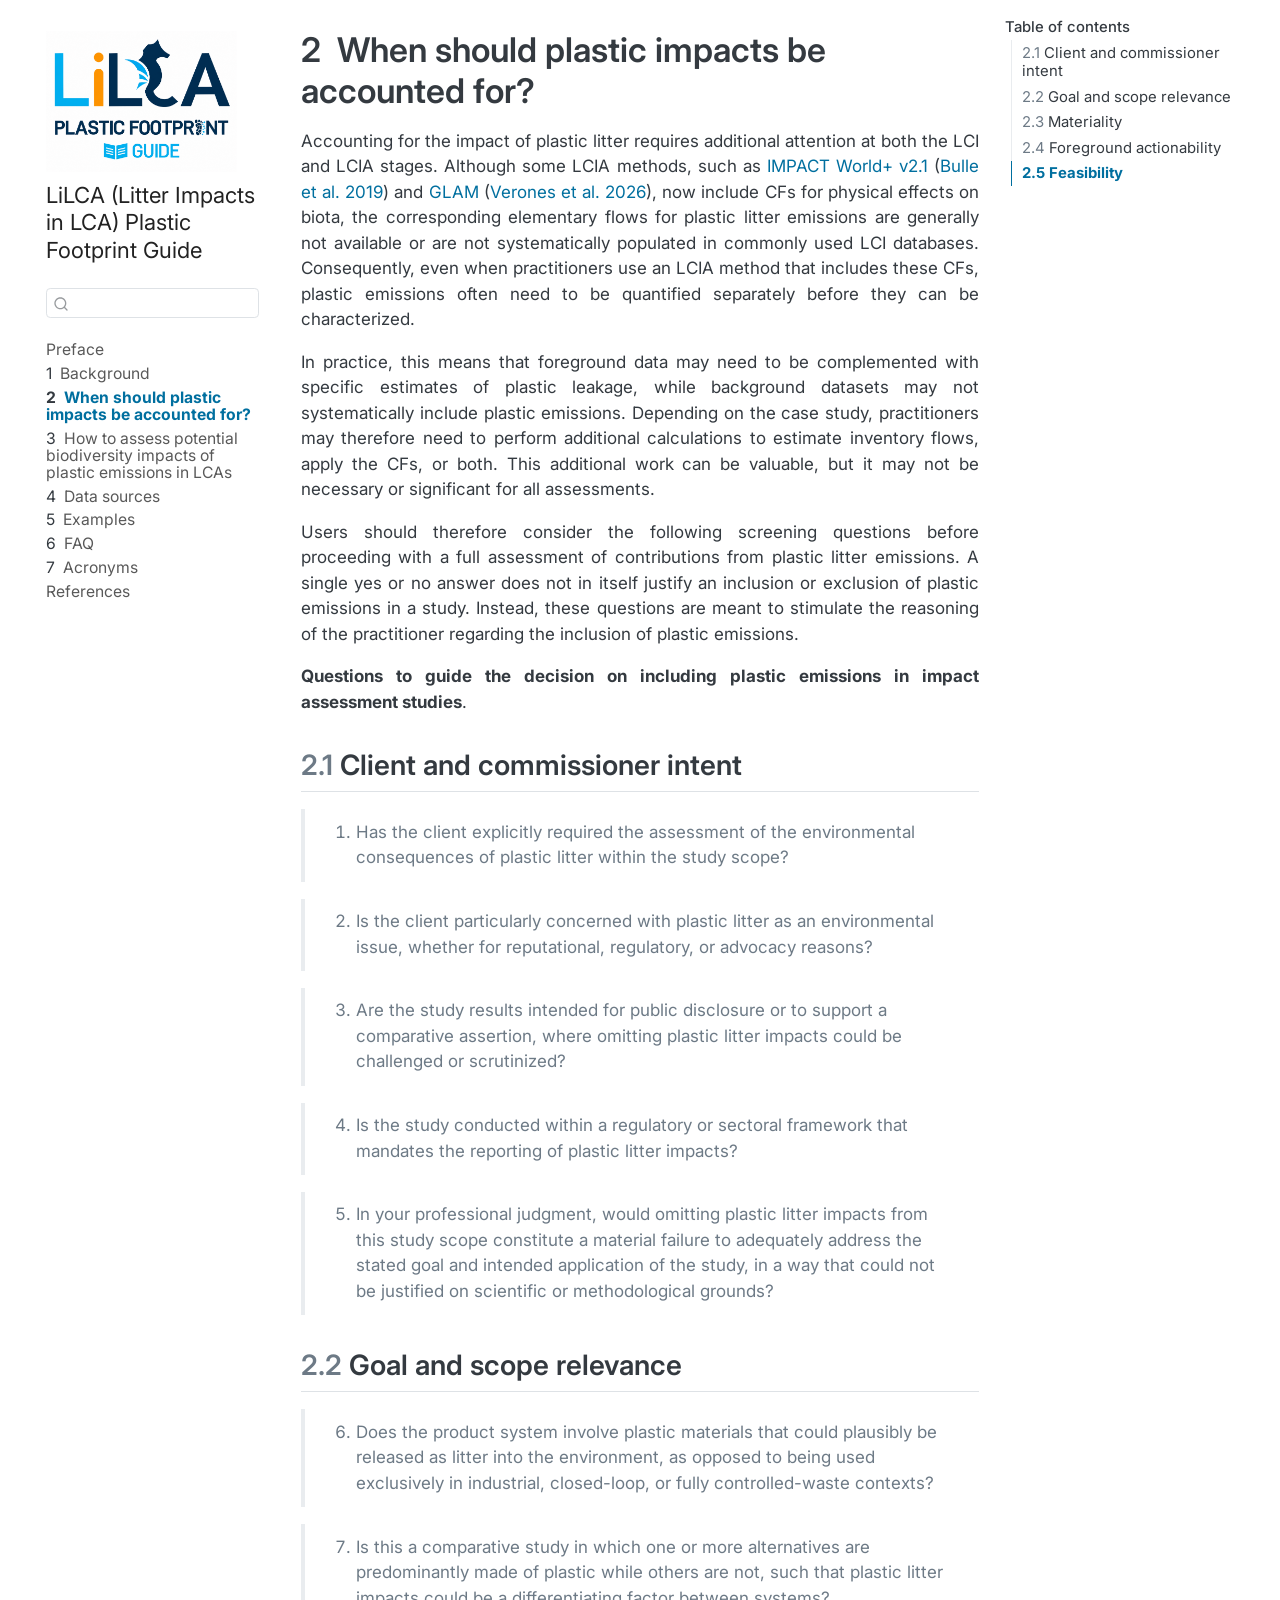
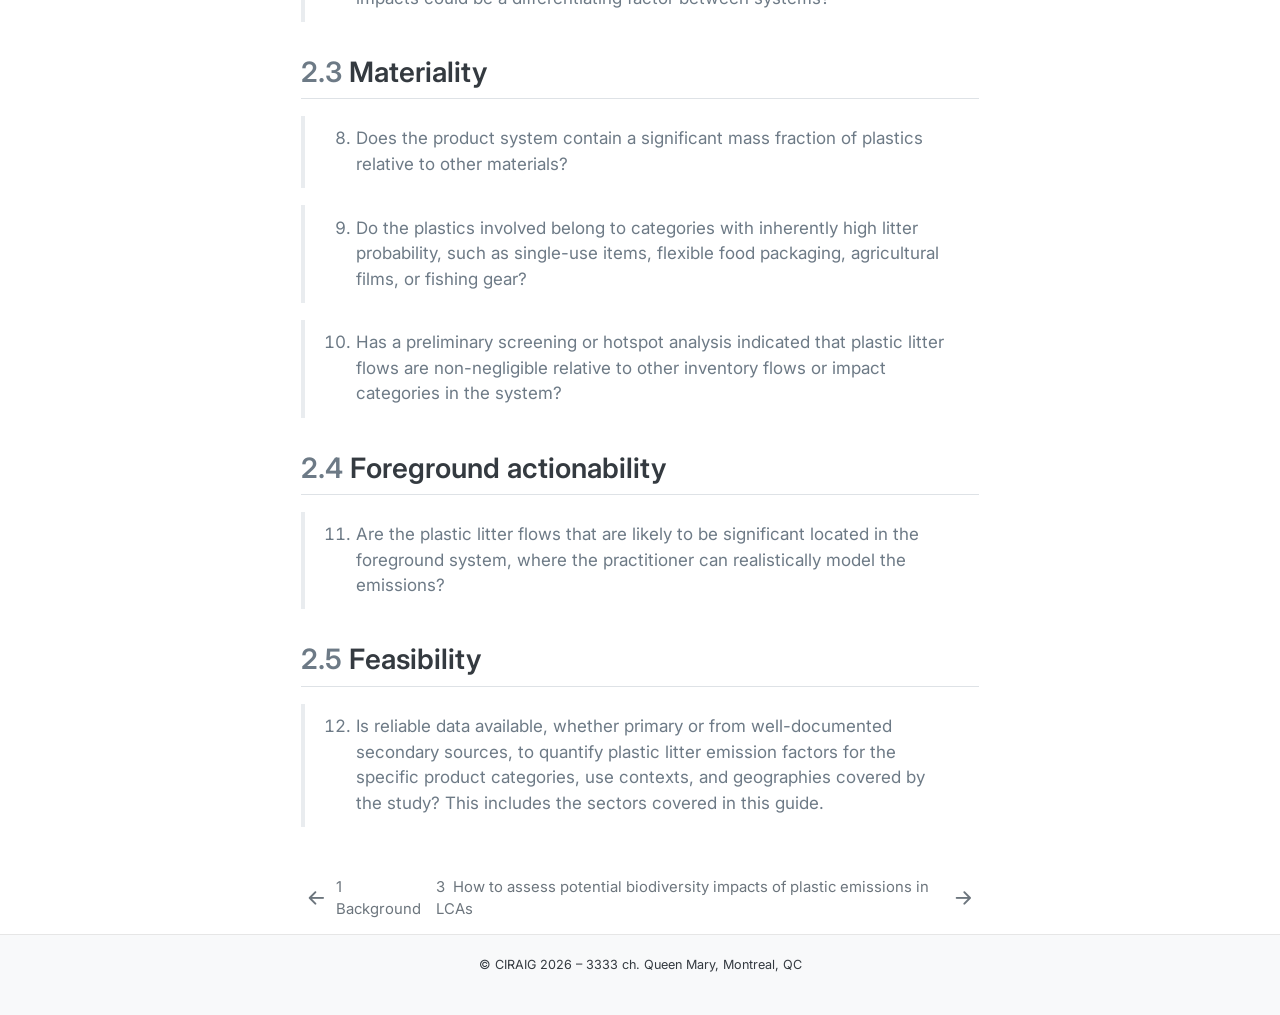
<file: docs/02_physical-effects-on-biota-decision.html>
<!DOCTYPE html>
<html xmlns="http://www.w3.org/1999/xhtml" lang="en" xml:lang="en"><head>

<meta charset="utf-8">
<meta name="generator" content="quarto-1.9.35">

<meta name="viewport" content="width=device-width, initial-scale=1.0, user-scalable=yes">


<title>2&nbsp; When should plastic impacts be accounted for? – LiLCA (Litter Impacts in LCA) Plastic Footprint Guide</title>
<style>
/* Default styles provided by pandoc.
** See https://pandoc.org/MANUAL.html#variables-for-html for config info.
*/
code{white-space: pre-wrap;}
span.smallcaps{font-variant: small-caps;}
div.columns{display: flex; gap: min(4vw, 1.5em);}
div.column{flex: auto; overflow-x: auto;}
div.hanging-indent{margin-left: 1.5em; text-indent: -1.5em;}
ul.task-list{list-style: none;}
ul.task-list li input[type="checkbox"] {
  width: 0.8em;
  margin: 0 0.8em 0.2em -1em; /* quarto-specific, see https://github.com/quarto-dev/quarto-cli/issues/4556 */ 
  vertical-align: middle;
}
/* CSS for citations */
div.csl-bib-body { }
div.csl-entry {
  clear: both;
}
.hanging-indent div.csl-entry {
  margin-left:2em;
  text-indent:-2em;
}
div.csl-left-margin {
  min-width:2em;
  float:left;
}
div.csl-right-inline {
  margin-left:2em;
  padding-left:1em;
}
div.csl-indent {
  margin-left: 2em;
}</style>


<script src="libs/quarto-nav/quarto-nav.js"></script>
<script src="libs/quarto-nav/headroom.min.js"></script>
<script src="libs/clipboard/clipboard.min.js"></script>
<script src="libs/quarto-search/autocomplete.umd.js"></script>
<script src="libs/quarto-search/fuse.min.js"></script>
<script src="libs/quarto-search/quarto-search.js"></script>
<meta name="quarto:offset" content="./">
<link href="./03_applying-cfs-in-lca.html" rel="next">
<link href="./01_background.html" rel="prev">
<link href="././resources/figures/seahorse_logo.png" rel="icon" type="image/png">
<script src="libs/quarto-html/quarto.js" type="module"></script>
<script src="libs/quarto-html/tabsets/tabsets.js" type="module"></script>
<script src="libs/quarto-html/popper.min.js"></script>
<script src="libs/quarto-html/tippy.umd.min.js"></script>
<script src="libs/quarto-html/anchor.min.js"></script>
<link href="libs/quarto-html/tippy.css" rel="stylesheet">
<link href="libs/quarto-html/quarto-syntax-highlighting-46f66b053e56abd73bb6e954d61a315b.css" rel="stylesheet" id="quarto-text-highlighting-styles">
<script src="libs/bootstrap/bootstrap.min.js"></script>
<link href="libs/bootstrap/bootstrap-icons.css" rel="stylesheet">
<link href="libs/bootstrap/bootstrap-1c9137b7b1c0320e377730bf2be1742e.min.css" rel="stylesheet" append-hash="true" id="quarto-bootstrap" data-mode="light">
<script id="quarto-search-options" type="application/json">{
  "location": "sidebar",
  "copy-button": false,
  "collapse-after": 3,
  "panel-placement": "start",
  "type": "textbox",
  "limit": 50,
  "keyboard-shortcut": [
    "f",
    "/",
    "s"
  ],
  "show-item-context": false,
  "language": {
    "search-no-results-text": "No results",
    "search-matching-documents-text": "matching documents",
    "search-copy-link-title": "Copy link to search",
    "search-hide-matches-text": "Hide additional matches",
    "search-more-match-text": "more match in this document",
    "search-more-matches-text": "more matches in this document",
    "search-clear-button-title": "Clear",
    "search-text-placeholder": "",
    "search-detached-cancel-button-title": "Cancel",
    "search-submit-button-title": "Submit",
    "search-label": "Search"
  }
}</script>
<link rel="stylesheet" href="https://fonts.googleapis.com/css2?family=Material+Symbols+Outlined">


<link rel="stylesheet" href="resources/custom_style.css">
</head>

<body class="nav-sidebar floating quarto-light">

<div id="quarto-search-results"></div>
  <header id="quarto-header" class="headroom fixed-top">
  <nav class="quarto-secondary-nav">
    <div class="container-fluid d-flex">
      <button type="button" class="quarto-btn-toggle btn" data-bs-toggle="collapse" role="button" data-bs-target=".quarto-sidebar-collapse-item" aria-controls="quarto-sidebar" aria-expanded="false" aria-label="Toggle sidebar navigation" onclick="if (window.quartoToggleHeadroom) { window.quartoToggleHeadroom(); }">
        <i class="bi bi-layout-text-sidebar-reverse"></i>
      </button>
        <nav class="quarto-page-breadcrumbs" aria-label="breadcrumb"><ol class="breadcrumb"><li class="breadcrumb-item"><a href="./02_physical-effects-on-biota-decision.html"><span class="chapter-number">2</span>&nbsp; <span class="chapter-title">When should plastic impacts be accounted for?</span></a></li></ol></nav>
        <a class="flex-grow-1" role="navigation" data-bs-toggle="collapse" data-bs-target=".quarto-sidebar-collapse-item" aria-controls="quarto-sidebar" aria-expanded="false" aria-label="Toggle sidebar navigation" onclick="if (window.quartoToggleHeadroom) { window.quartoToggleHeadroom(); }">      
        </a>
      <button type="button" class="btn quarto-search-button" aria-label="Search" onclick="window.quartoOpenSearch();">
        <i class="bi bi-search"></i>
      </button>
    </div>
  </nav>
</header>
<!-- content -->
<div id="quarto-content" class="quarto-container page-columns page-rows-contents page-layout-article">
<!-- sidebar -->
  <nav id="quarto-sidebar" class="sidebar collapse collapse-horizontal quarto-sidebar-collapse-item sidebar-navigation floating overflow-auto">
    <div class="pt-lg-2 mt-2 text-left sidebar-header sidebar-header-stacked">
      <a href="./index.html" class="sidebar-logo-link">
      <img src="././resources/figures/lilca_logo_guide.png" alt="" class="sidebar-logo light-content py-0 d-lg-inline d-none">
      <img src="././resources/figures/lilca_logo_guide.png" alt="" class="sidebar-logo dark-content py-0 d-lg-inline d-none">
      </a>
    <div class="sidebar-title mb-0 py-0">
      <a href="./">LiLCA (Litter Impacts in LCA) Plastic Footprint Guide</a> 
    </div>
      </div>
        <div class="mt-2 flex-shrink-0 align-items-center">
        <div class="sidebar-search">
        <div id="quarto-search" class="" title="Search"></div>
        </div>
        </div>
    <div class="sidebar-menu-container"> 
    <ul class="list-unstyled mt-1">
        <li class="sidebar-item">
  <div class="sidebar-item-container"> 
  <a href="./index.html" class="sidebar-item-text sidebar-link">
 <span class="menu-text">Preface</span></a>
  </div>
</li>
        <li class="sidebar-item">
  <div class="sidebar-item-container"> 
  <a href="./01_background.html" class="sidebar-item-text sidebar-link">
 <span class="menu-text"><span class="chapter-number">1</span>&nbsp; <span class="chapter-title">Background</span></span></a>
  </div>
</li>
        <li class="sidebar-item">
  <div class="sidebar-item-container"> 
  <a href="./02_physical-effects-on-biota-decision.html" class="sidebar-item-text sidebar-link active">
 <span class="menu-text"><span class="chapter-number">2</span>&nbsp; <span class="chapter-title">When should plastic impacts be accounted for?</span></span></a>
  </div>
</li>
        <li class="sidebar-item">
  <div class="sidebar-item-container"> 
  <a href="./03_applying-cfs-in-lca.html" class="sidebar-item-text sidebar-link">
 <span class="menu-text"><span class="chapter-number">3</span>&nbsp; <span class="chapter-title">How to assess potential biodiversity impacts of plastic emissions in LCAs</span></span></a>
  </div>
</li>
        <li class="sidebar-item">
  <div class="sidebar-item-container"> 
  <a href="./04_data_sources.html" class="sidebar-item-text sidebar-link">
 <span class="menu-text"><span class="chapter-number">4</span>&nbsp; <span class="chapter-title">Data sources</span></span></a>
  </div>
</li>
        <li class="sidebar-item">
  <div class="sidebar-item-container"> 
  <a href="./05_examples.html" class="sidebar-item-text sidebar-link">
 <span class="menu-text"><span class="chapter-number">5</span>&nbsp; <span class="chapter-title">Examples</span></span></a>
  </div>
</li>
        <li class="sidebar-item">
  <div class="sidebar-item-container"> 
  <a href="./06_faq.html" class="sidebar-item-text sidebar-link">
 <span class="menu-text"><span class="chapter-number">6</span>&nbsp; <span class="chapter-title">FAQ</span></span></a>
  </div>
</li>
        <li class="sidebar-item">
  <div class="sidebar-item-container"> 
  <a href="./07_acronyms.html" class="sidebar-item-text sidebar-link">
 <span class="menu-text"><span class="chapter-number">7</span>&nbsp; <span class="chapter-title">Acronyms</span></span></a>
  </div>
</li>
        <li class="sidebar-item">
  <div class="sidebar-item-container"> 
  <a href="./references.html" class="sidebar-item-text sidebar-link">
 <span class="menu-text">References</span></a>
  </div>
</li>
    </ul>
    </div>
</nav>
<div id="quarto-sidebar-glass" class="quarto-sidebar-collapse-item" data-bs-toggle="collapse" data-bs-target=".quarto-sidebar-collapse-item"></div>
<!-- margin-sidebar -->
    <div id="quarto-margin-sidebar" class="sidebar margin-sidebar">
        <nav id="TOC" role="doc-toc" class="toc-active">
    <h2 id="toc-title">Table of contents</h2>
   
  <ul>
  <li><a href="#client-and-commissioner-intent" id="toc-client-and-commissioner-intent" class="nav-link active" data-scroll-target="#client-and-commissioner-intent"><span class="header-section-number">2.1</span> Client and commissioner intent</a></li>
  <li><a href="#goal-and-scope-relevance" id="toc-goal-and-scope-relevance" class="nav-link" data-scroll-target="#goal-and-scope-relevance"><span class="header-section-number">2.2</span> Goal and scope relevance</a></li>
  <li><a href="#materiality" id="toc-materiality" class="nav-link" data-scroll-target="#materiality"><span class="header-section-number">2.3</span> Materiality</a></li>
  <li><a href="#foreground-actionability" id="toc-foreground-actionability" class="nav-link" data-scroll-target="#foreground-actionability"><span class="header-section-number">2.4</span> Foreground actionability</a></li>
  <li><a href="#feasibility" id="toc-feasibility" class="nav-link" data-scroll-target="#feasibility"><span class="header-section-number">2.5</span> Feasibility</a></li>
  </ul>
</nav>
    </div>
<!-- main -->
<main class="content" id="quarto-document-content">

<header id="title-block-header" class="quarto-title-block default">
<div class="quarto-title">
<h1 class="title"><span id="sec-cf-decision-tree" class="quarto-section-identifier"><span class="chapter-number">2</span>&nbsp; <span class="chapter-title">When should plastic impacts be accounted for?</span></span></h1>
</div>



<div class="quarto-title-meta">

    
  
    
  </div>
  


</header>


<p>Accounting for the impact of plastic litter requires additional attention at both the LCI and LCIA stages. Although some LCIA methods, such as <a href="https://www.impactworldplus.org/" target="_blank">IMPACT World+ v2.1</a> <span class="citation" data-cites="bulle2019">(<a href="references.html#ref-bulle2019" role="doc-biblioref">Bulle et al. 2019</a>)</span> and <a href="https://link.springer.com/article/10.1007/s11367-026-02607-2" target="_blank">GLAM</a> <span class="citation" data-cites="verones2026">(<a href="references.html#ref-verones2026" role="doc-biblioref">Verones et al. 2026</a>)</span>, now include CFs for physical effects on biota, the corresponding elementary flows for plastic litter emissions are generally not available or are not systematically populated in commonly used LCI databases. Consequently, even when practitioners use an LCIA method that includes these CFs, plastic emissions often need to be quantified separately before they can be characterized.</p>
<p>In practice, this means that foreground data may need to be complemented with specific estimates of plastic leakage, while background datasets may not systematically include plastic emissions. Depending on the case study, practitioners may therefore need to perform additional calculations to estimate inventory flows, apply the CFs, or both. This additional work can be valuable, but it may not be necessary or significant for all assessments.</p>
<p>Users should therefore consider the following screening questions before proceeding with a full assessment of contributions from plastic litter emissions. A single yes or no answer does not in itself justify an inclusion or exclusion of plastic emissions in a study. Instead, these questions are meant to stimulate the reasoning of the practitioner regarding the inclusion of plastic emissions.</p>
<p><strong>Questions to guide the decision on including plastic emissions in impact assessment studies</strong>.</p>
<section id="client-and-commissioner-intent" class="level2" data-number="2.1">
<h2 data-number="2.1" class="anchored" data-anchor-id="client-and-commissioner-intent"><span class="header-section-number">2.1</span> Client and commissioner intent</h2>
<blockquote class="blockquote">
<ol type="1">
<li>Has the client explicitly required the assessment of the environmental consequences of plastic litter within the study scope?</li>
</ol>
</blockquote>
<blockquote class="blockquote">
<ol start="2" type="1">
<li>Is the client particularly concerned with plastic litter as an environmental issue, whether for reputational, regulatory, or advocacy reasons?</li>
</ol>
</blockquote>
<blockquote class="blockquote">
<ol start="3" type="1">
<li>Are the study results intended for public disclosure or to support a comparative assertion, where omitting plastic litter impacts could be challenged or scrutinized?</li>
</ol>
</blockquote>
<blockquote class="blockquote">
<ol start="4" type="1">
<li>Is the study conducted within a regulatory or sectoral framework that mandates the reporting of plastic litter impacts?</li>
</ol>
</blockquote>
<blockquote class="blockquote">
<ol start="5" type="1">
<li>In your professional judgment, would omitting plastic litter impacts from this study scope constitute a material failure to adequately address the stated goal and intended application of the study, in a way that could not be justified on scientific or methodological grounds?</li>
</ol>
</blockquote>
</section>
<section id="goal-and-scope-relevance" class="level2" data-number="2.2">
<h2 data-number="2.2" class="anchored" data-anchor-id="goal-and-scope-relevance"><span class="header-section-number">2.2</span> Goal and scope relevance</h2>
<blockquote class="blockquote">
<ol start="6" type="1">
<li>Does the product system involve plastic materials that could plausibly be released as litter into the environment, as opposed to being used exclusively in industrial, closed-loop, or fully controlled-waste contexts?</li>
</ol>
</blockquote>
<blockquote class="blockquote">
<ol start="7" type="1">
<li>Is this a comparative study in which one or more alternatives are predominantly made of plastic while others are not, such that plastic litter impacts could be a differentiating factor between systems?</li>
</ol>
</blockquote>
</section>
<section id="materiality" class="level2" data-number="2.3">
<h2 data-number="2.3" class="anchored" data-anchor-id="materiality"><span class="header-section-number">2.3</span> Materiality</h2>
<blockquote class="blockquote">
<ol start="8" type="1">
<li>Does the product system contain a significant mass fraction of plastics relative to other materials?</li>
</ol>
</blockquote>
<blockquote class="blockquote">
<ol start="9" type="1">
<li>Do the plastics involved belong to categories with inherently high litter probability, such as single-use items, flexible food packaging, agricultural films, or fishing gear?</li>
</ol>
</blockquote>
<blockquote class="blockquote">
<ol start="10" type="1">
<li>Has a preliminary screening or hotspot analysis indicated that plastic litter flows are non-negligible relative to other inventory flows or impact categories in the system?</li>
</ol>
</blockquote>
</section>
<section id="foreground-actionability" class="level2" data-number="2.4">
<h2 data-number="2.4" class="anchored" data-anchor-id="foreground-actionability"><span class="header-section-number">2.4</span> Foreground actionability</h2>
<blockquote class="blockquote">
<ol start="11" type="1">
<li>Are the plastic litter flows that are likely to be significant located in the foreground system, where the practitioner can realistically model the emissions?</li>
</ol>
</blockquote>
</section>
<section id="feasibility" class="level2" data-number="2.5">
<h2 data-number="2.5" class="anchored" data-anchor-id="feasibility"><span class="header-section-number">2.5</span> Feasibility</h2>
<blockquote class="blockquote">
<ol start="12" type="1">
<li>Is reliable data available, whether primary or from well-documented secondary sources, to quantify plastic litter emission factors for the specific product categories, use contexts, and geographies covered by the study? This includes the sectors covered in this guide.</li>
</ol>
</blockquote>


<div id="refs" class="references csl-bib-body hanging-indent" role="list" style="display: none">
<div id="ref-bulle2019" class="csl-entry" role="listitem">
Bulle, Cécile, Manuele Margni, Laure Patouillard, et al. 2019. <span>“IMPACT World+: A Globally Regionalized Life Cycle Impact Assessment Method.”</span> <em>The International Journal of Life Cycle Assessment</em> 24 (9): 1653–74. <a href="https://doi.org/10.1007/s11367-019-01583-0">https://doi.org/10.1007/s11367-019-01583-0</a>.
</div>
<div id="ref-verones2026" class="csl-entry" role="listitem">
Verones, Francesca, Valerio Barbarossa, Anne-Marie Boulay, et al. 2026. <span>“A Global Consensus Life Cycle Impact Assessment Method - GLAM: Impacts on Ecosystem Quality.”</span> <em>The International Journal of Life Cycle Assessment</em> 31 (10): 181. <a href="https://doi.org/10.1007/s11367-026-02748-4">https://doi.org/10.1007/s11367-026-02748-4</a>.
</div>
</div>
</section>

</main> <!-- /main -->
<script id="quarto-html-after-body" type="application/javascript">
  window.document.addEventListener("DOMContentLoaded", function (event) {
    const icon = "";
    const anchorJS = new window.AnchorJS();
    anchorJS.options = {
      placement: 'right',
      icon: icon
    };
    anchorJS.add('.anchored');
    const isCodeAnnotation = (el) => {
      for (const clz of el.classList) {
        if (clz.startsWith('code-annotation-')) {                     
          return true;
        }
      }
      return false;
    }
    const onCopySuccess = function(e) {
      // button target
      const button = e.trigger;
      // don't keep focus
      button.blur();
      // flash "checked"
      button.classList.add('code-copy-button-checked');
      var currentTitle = button.getAttribute("title");
      button.setAttribute("title", "Copied!");
      let tooltip;
      if (window.bootstrap) {
        button.setAttribute("data-bs-toggle", "tooltip");
        button.setAttribute("data-bs-placement", "left");
        button.setAttribute("data-bs-title", "Copied!");
        tooltip = new bootstrap.Tooltip(button, 
          { trigger: "manual", 
            customClass: "code-copy-button-tooltip",
            offset: [0, -8]});
        tooltip.show();    
      }
      setTimeout(function() {
        if (tooltip) {
          tooltip.hide();
          button.removeAttribute("data-bs-title");
          button.removeAttribute("data-bs-toggle");
          button.removeAttribute("data-bs-placement");
        }
        button.setAttribute("title", currentTitle);
        button.classList.remove('code-copy-button-checked');
      }, 1000);
      // clear code selection
      e.clearSelection();
    }
    const getTextToCopy = function(trigger) {
      const outerScaffold = trigger.parentElement.cloneNode(true);
      const codeEl = outerScaffold.querySelector('code');
      for (const childEl of codeEl.children) {
        if (isCodeAnnotation(childEl)) {
          childEl.remove();
        }
      }
      return codeEl.innerText;
    }
    const clipboard = new window.ClipboardJS('.code-copy-button:not([data-in-quarto-modal])', {
      text: getTextToCopy
    });
    clipboard.on('success', onCopySuccess);
    if (window.document.getElementById('quarto-embedded-source-code-modal')) {
      const clipboardModal = new window.ClipboardJS('.code-copy-button[data-in-quarto-modal]', {
        text: getTextToCopy,
        container: window.document.getElementById('quarto-embedded-source-code-modal')
      });
      clipboardModal.on('success', onCopySuccess);
    }
      var localhostRegex = new RegExp(/^(?:http|https):\/\/localhost\:?[0-9]*\//);
      var mailtoRegex = new RegExp(/^mailto:/);
        var filterRegex = new RegExp('/' + window.location.host + '/');
      var isInternal = (href) => {
          return filterRegex.test(href) || localhostRegex.test(href) || mailtoRegex.test(href);
      }
      // Inspect non-navigation links and adorn them if external
     var links = window.document.querySelectorAll('a[href]:not(.nav-link):not(.navbar-brand):not(.toc-action):not(.sidebar-link):not(.sidebar-item-toggle):not(.pagination-link):not(.no-external):not([aria-hidden]):not(.dropdown-item):not(.quarto-navigation-tool):not(.about-link)');
      for (var i=0; i<links.length; i++) {
        const link = links[i];
        if (!isInternal(link.href)) {
          // undo the damage that might have been done by quarto-nav.js in the case of
          // links that we want to consider external
          if (link.dataset.originalHref !== undefined) {
            link.href = link.dataset.originalHref;
          }
        }
      }
    function tippyHover(el, contentFn, onTriggerFn, onUntriggerFn) {
      const config = {
        allowHTML: true,
        maxWidth: 500,
        delay: 100,
        arrow: false,
        appendTo: function(el) {
            return el.parentElement;
        },
        interactive: true,
        interactiveBorder: 10,
        theme: 'quarto',
        placement: 'bottom-start',
      };
      if (contentFn) {
        config.content = contentFn;
      }
      if (onTriggerFn) {
        config.onTrigger = onTriggerFn;
      }
      if (onUntriggerFn) {
        config.onUntrigger = onUntriggerFn;
      }
      window.tippy(el, config); 
    }
    const noterefs = window.document.querySelectorAll('a[role="doc-noteref"]');
    for (var i=0; i<noterefs.length; i++) {
      const ref = noterefs[i];
      tippyHover(ref, function() {
        // use id or data attribute instead here
        let href = ref.getAttribute('data-footnote-href') || ref.getAttribute('href');
        try { href = new URL(href).hash; } catch {}
        const id = href.replace(/^#\/?/, "");
        const note = window.document.getElementById(id);
        if (note) {
          return note.innerHTML;
        } else {
          return "";
        }
      });
    }
    const xrefs = window.document.querySelectorAll('a.quarto-xref');
    const processXRef = (id, note) => {
      // Strip column container classes
      const stripColumnClz = (el) => {
        el.classList.remove("page-full", "page-columns");
        if (el.children) {
          for (const child of el.children) {
            stripColumnClz(child);
          }
        }
      }
      stripColumnClz(note)
      if (id === null || id.startsWith('sec-')) {
        // Special case sections, only their first couple elements
        const container = document.createElement("div");
        if (note.children && note.children.length > 2) {
          container.appendChild(note.children[0].cloneNode(true));
          for (let i = 1; i < note.children.length; i++) {
            const child = note.children[i];
            if (child.tagName === "P" && child.innerText === "") {
              continue;
            } else {
              container.appendChild(child.cloneNode(true));
              break;
            }
          }
          if (window.Quarto?.typesetMath) {
            window.Quarto.typesetMath(container);
          }
          return container.innerHTML
        } else {
          if (window.Quarto?.typesetMath) {
            window.Quarto.typesetMath(note);
          }
          return note.innerHTML;
        }
      } else {
        // Remove any anchor links if they are present
        const anchorLink = note.querySelector('a.anchorjs-link');
        if (anchorLink) {
          anchorLink.remove();
        }
        if (window.Quarto?.typesetMath) {
          window.Quarto.typesetMath(note);
        }
        if (note.classList.contains("callout")) {
          return note.outerHTML;
        } else {
          return note.innerHTML;
        }
      }
    }
    for (var i=0; i<xrefs.length; i++) {
      const xref = xrefs[i];
      tippyHover(xref, undefined, function(instance) {
        instance.disable();
        let url = xref.getAttribute('href');
        let hash = undefined; 
        if (url.startsWith('#')) {
          hash = url;
        } else {
          try { hash = new URL(url).hash; } catch {}
        }
        if (hash) {
          const id = hash.replace(/^#\/?/, "");
          const note = window.document.getElementById(id);
          if (note !== null) {
            try {
              const html = processXRef(id, note.cloneNode(true));
              instance.setContent(html);
            } finally {
              instance.enable();
              instance.show();
            }
          } else {
            // See if we can fetch this
            fetch(url.split('#')[0])
            .then(res => res.text())
            .then(html => {
              const parser = new DOMParser();
              const htmlDoc = parser.parseFromString(html, "text/html");
              const note = htmlDoc.getElementById(id);
              if (note !== null) {
                const html = processXRef(id, note);
                instance.setContent(html);
              } 
            }).finally(() => {
              instance.enable();
              instance.show();
            });
          }
        } else {
          // See if we can fetch a full url (with no hash to target)
          // This is a special case and we should probably do some content thinning / targeting
          fetch(url)
          .then(res => res.text())
          .then(html => {
            const parser = new DOMParser();
            const htmlDoc = parser.parseFromString(html, "text/html");
            const note = htmlDoc.querySelector('main.content');
            if (note !== null) {
              // This should only happen for chapter cross references
              // (since there is no id in the URL)
              // remove the first header
              if (note.children.length > 0 && note.children[0].tagName === "HEADER") {
                note.children[0].remove();
              }
              const html = processXRef(null, note);
              instance.setContent(html);
            } 
          }).finally(() => {
            instance.enable();
            instance.show();
          });
        }
      }, function(instance) {
      });
    }
        let selectedAnnoteEl;
        const selectorForAnnotation = ( cell, annotation) => {
          let cellAttr = 'data-code-cell="' + cell + '"';
          let lineAttr = 'data-code-annotation="' +  annotation + '"';
          const selector = 'span[' + cellAttr + '][' + lineAttr + ']';
          return selector;
        }
        const selectCodeLines = (annoteEl) => {
          const doc = window.document;
          const targetCell = annoteEl.getAttribute("data-target-cell");
          const targetAnnotation = annoteEl.getAttribute("data-target-annotation");
          const annoteSpan = window.document.querySelector(selectorForAnnotation(targetCell, targetAnnotation));
          const lines = annoteSpan.getAttribute("data-code-lines").split(",");
          const lineIds = lines.map((line) => {
            return targetCell + "-" + line;
          })
          let top = null;
          let height = null;
          let parent = null;
          if (lineIds.length > 0) {
              //compute the position of the single el (top and bottom and make a div)
              const el = window.document.getElementById(lineIds[0]);
              top = el.offsetTop;
              height = el.offsetHeight;
              parent = el.parentElement.parentElement;
            if (lineIds.length > 1) {
              const lastEl = window.document.getElementById(lineIds[lineIds.length - 1]);
              const bottom = lastEl.offsetTop + lastEl.offsetHeight;
              height = bottom - top;
            }
            if (top !== null && height !== null && parent !== null) {
              // cook up a div (if necessary) and position it 
              let div = window.document.getElementById("code-annotation-line-highlight");
              if (div === null) {
                div = window.document.createElement("div");
                div.setAttribute("id", "code-annotation-line-highlight");
                div.style.position = 'absolute';
                parent.appendChild(div);
              }
              div.style.top = top - 2 + "px";
              div.style.height = height + 4 + "px";
              div.style.left = 0;
              let gutterDiv = window.document.getElementById("code-annotation-line-highlight-gutter");
              if (gutterDiv === null) {
                gutterDiv = window.document.createElement("div");
                gutterDiv.setAttribute("id", "code-annotation-line-highlight-gutter");
                gutterDiv.style.position = 'absolute';
                const codeCell = window.document.getElementById(targetCell);
                const gutter = codeCell.querySelector('.code-annotation-gutter');
                gutter.appendChild(gutterDiv);
              }
              gutterDiv.style.top = top - 2 + "px";
              gutterDiv.style.height = height + 4 + "px";
            }
            selectedAnnoteEl = annoteEl;
          }
        };
        const unselectCodeLines = () => {
          const elementsIds = ["code-annotation-line-highlight", "code-annotation-line-highlight-gutter"];
          elementsIds.forEach((elId) => {
            const div = window.document.getElementById(elId);
            if (div) {
              div.remove();
            }
          });
          selectedAnnoteEl = undefined;
        };
          // Handle positioning of the toggle
      window.addEventListener(
        "resize",
        throttle(() => {
          elRect = undefined;
          if (selectedAnnoteEl) {
            selectCodeLines(selectedAnnoteEl);
          }
        }, 10)
      );
      function throttle(fn, ms) {
      let throttle = false;
      let timer;
        return (...args) => {
          if(!throttle) { // first call gets through
              fn.apply(this, args);
              throttle = true;
          } else { // all the others get throttled
              if(timer) clearTimeout(timer); // cancel #2
              timer = setTimeout(() => {
                fn.apply(this, args);
                timer = throttle = false;
              }, ms);
          }
        };
      }
        // Attach click handler to the DT
        const annoteDls = window.document.querySelectorAll('dt[data-target-cell]');
        for (const annoteDlNode of annoteDls) {
          annoteDlNode.addEventListener('click', (event) => {
            const clickedEl = event.target;
            if (clickedEl !== selectedAnnoteEl) {
              unselectCodeLines();
              const activeEl = window.document.querySelector('dt[data-target-cell].code-annotation-active');
              if (activeEl) {
                activeEl.classList.remove('code-annotation-active');
              }
              selectCodeLines(clickedEl);
              clickedEl.classList.add('code-annotation-active');
            } else {
              // Unselect the line
              unselectCodeLines();
              clickedEl.classList.remove('code-annotation-active');
            }
          });
        }
    const findCites = (el) => {
      const parentEl = el.parentElement;
      if (parentEl) {
        const cites = parentEl.dataset.cites;
        if (cites) {
          return {
            el,
            cites: cites.split(' ')
          };
        } else {
          return findCites(el.parentElement)
        }
      } else {
        return undefined;
      }
    };
    var bibliorefs = window.document.querySelectorAll('a[role="doc-biblioref"]');
    for (var i=0; i<bibliorefs.length; i++) {
      const ref = bibliorefs[i];
      const citeInfo = findCites(ref);
      if (citeInfo) {
        tippyHover(citeInfo.el, function() {
          var popup = window.document.createElement('div');
          citeInfo.cites.forEach(function(cite) {
            var citeDiv = window.document.createElement('div');
            citeDiv.classList.add('hanging-indent');
            citeDiv.classList.add('csl-entry');
            var biblioDiv = window.document.getElementById('ref-' + cite);
            if (biblioDiv) {
              citeDiv.innerHTML = biblioDiv.innerHTML;
            }
            popup.appendChild(citeDiv);
          });
          return popup.innerHTML;
        });
      }
    }
  });
  </script>
<nav class="page-navigation">
  <div class="nav-page nav-page-previous">
      <a href="./01_background.html" class="pagination-link" aria-label="Background">
        <i class="bi bi-arrow-left-short"></i> <span class="nav-page-text"><span class="chapter-number">1</span>&nbsp; <span class="chapter-title">Background</span></span>
      </a>          
  </div>
  <div class="nav-page nav-page-next">
      <a href="./03_applying-cfs-in-lca.html" class="pagination-link" aria-label="How to assess potential biodiversity impacts of plastic emissions in LCAs">
        <span class="nav-page-text"><span class="chapter-number">3</span>&nbsp; <span class="chapter-title">How to assess potential biodiversity impacts of plastic emissions in LCAs</span></span> <i class="bi bi-arrow-right-short"></i>
      </a>
  </div>
</nav>
</div> <!-- /content -->
<footer class="footer">
  <div class="nav-footer">
    <div class="nav-footer-left">
      &nbsp;
    </div>   
    <div class="nav-footer-center">
<p>© CIRAIG 2026 – 3333 ch.&nbsp;Queen Mary, Montreal, QC</p>
</div>
    <div class="nav-footer-right">
      &nbsp;
    </div>
  </div>
</footer>




</body></html>
</file>
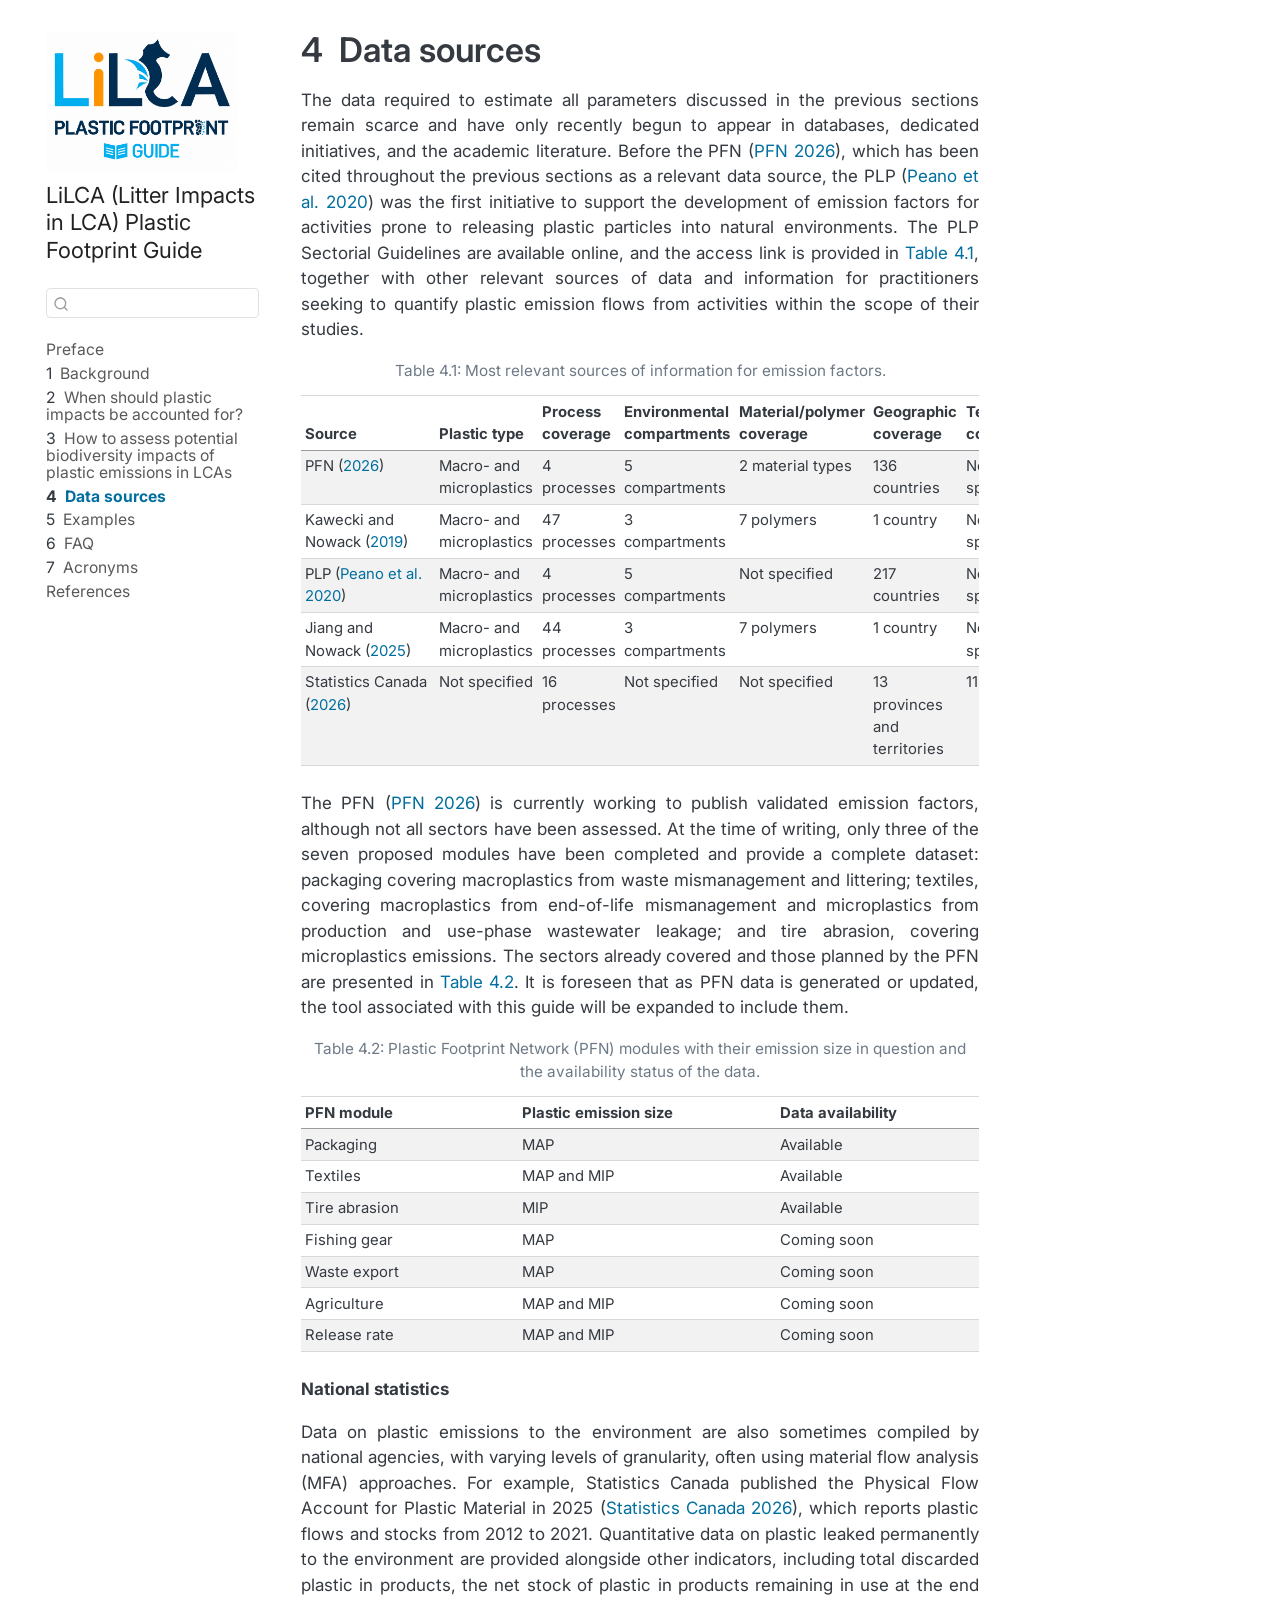
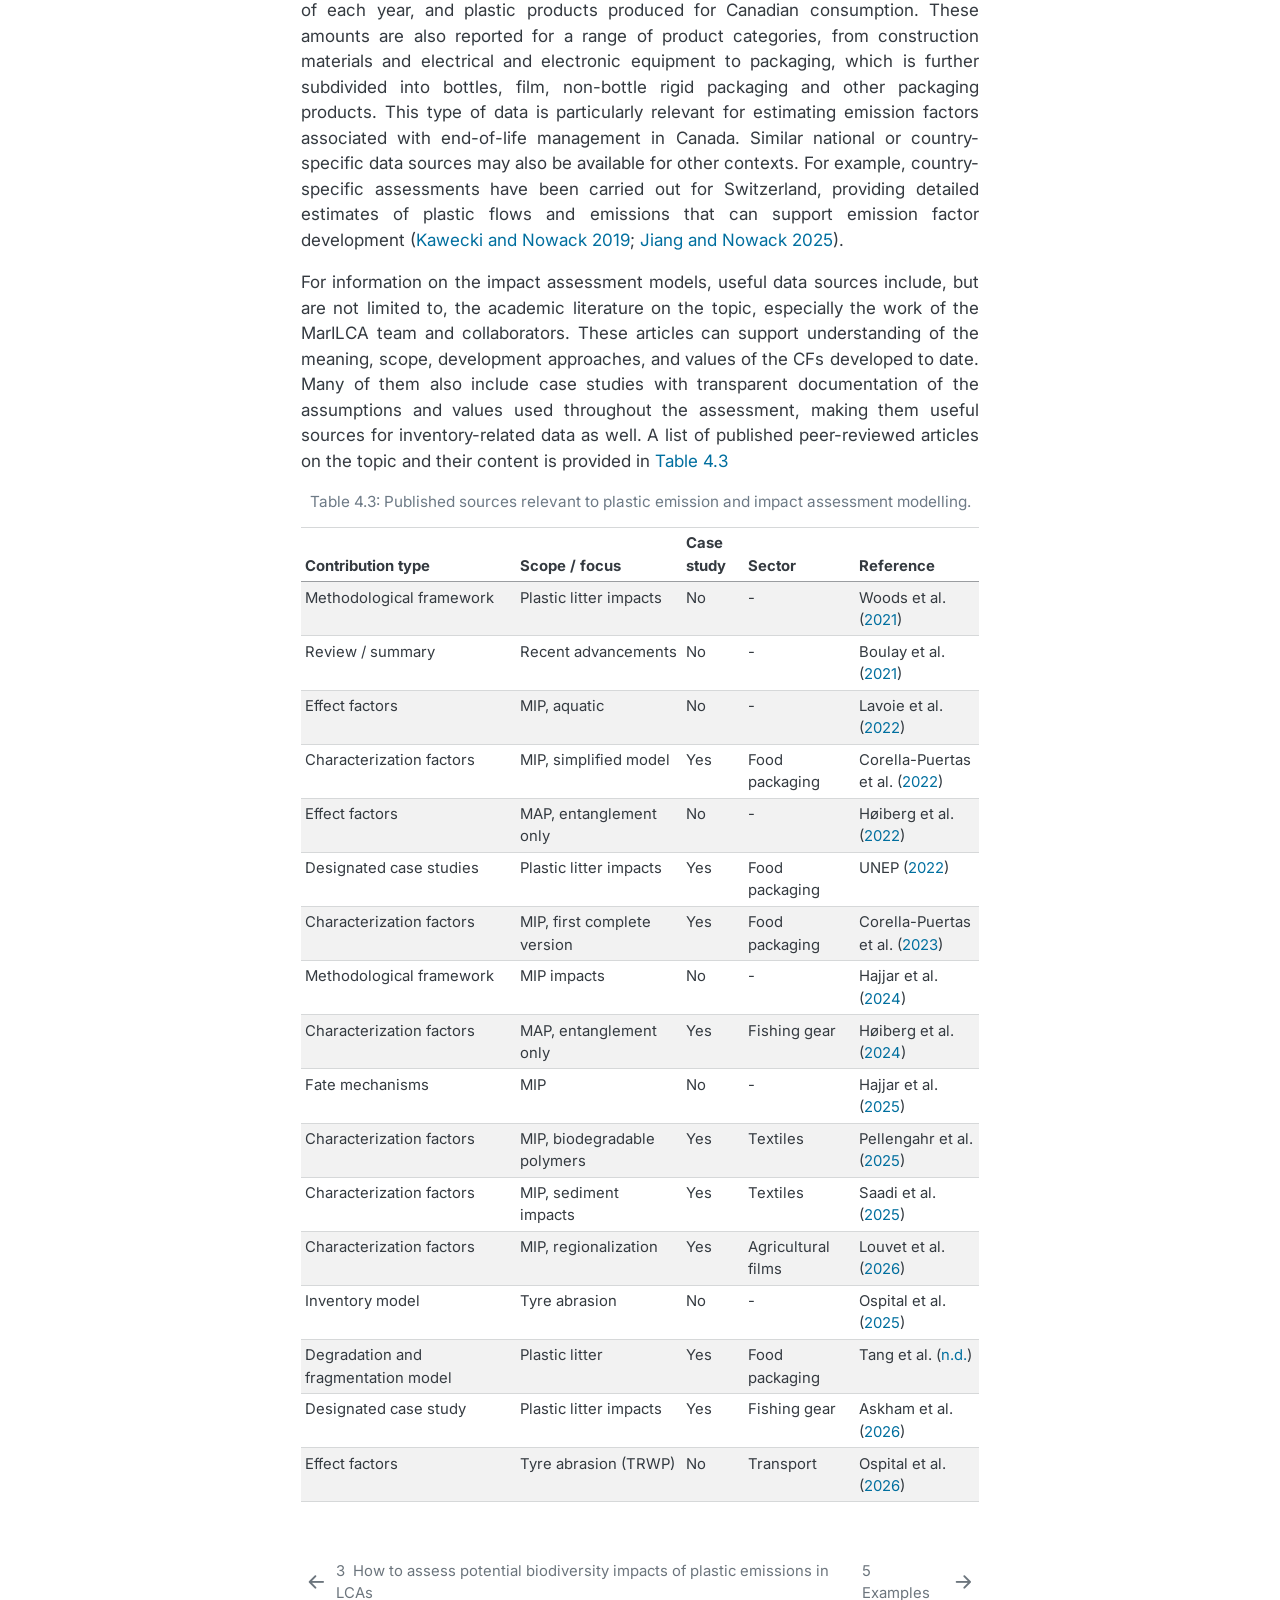
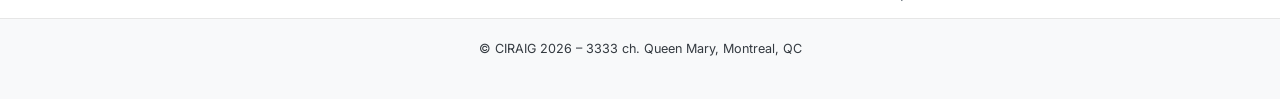
<file: docs/04_data_sources.html>
<!DOCTYPE html>
<html xmlns="http://www.w3.org/1999/xhtml" lang="en" xml:lang="en"><head>

<meta charset="utf-8">
<meta name="generator" content="quarto-1.9.35">

<meta name="viewport" content="width=device-width, initial-scale=1.0, user-scalable=yes">


<title>4&nbsp; Data sources – LiLCA (Litter Impacts in LCA) Plastic Footprint Guide</title>
<style>
/* Default styles provided by pandoc.
** See https://pandoc.org/MANUAL.html#variables-for-html for config info.
*/
code{white-space: pre-wrap;}
span.smallcaps{font-variant: small-caps;}
div.columns{display: flex; gap: min(4vw, 1.5em);}
div.column{flex: auto; overflow-x: auto;}
div.hanging-indent{margin-left: 1.5em; text-indent: -1.5em;}
ul.task-list{list-style: none;}
ul.task-list li input[type="checkbox"] {
  width: 0.8em;
  margin: 0 0.8em 0.2em -1em; /* quarto-specific, see https://github.com/quarto-dev/quarto-cli/issues/4556 */ 
  vertical-align: middle;
}
/* CSS for citations */
div.csl-bib-body { }
div.csl-entry {
  clear: both;
}
.hanging-indent div.csl-entry {
  margin-left:2em;
  text-indent:-2em;
}
div.csl-left-margin {
  min-width:2em;
  float:left;
}
div.csl-right-inline {
  margin-left:2em;
  padding-left:1em;
}
div.csl-indent {
  margin-left: 2em;
}</style>


<script src="libs/quarto-nav/quarto-nav.js"></script>
<script src="libs/quarto-nav/headroom.min.js"></script>
<script src="libs/clipboard/clipboard.min.js"></script>
<script src="libs/quarto-search/autocomplete.umd.js"></script>
<script src="libs/quarto-search/fuse.min.js"></script>
<script src="libs/quarto-search/quarto-search.js"></script>
<meta name="quarto:offset" content="./">
<link href="./05_examples.html" rel="next">
<link href="./03_applying-cfs-in-lca.html" rel="prev">
<link href="././resources/figures/seahorse_logo.png" rel="icon" type="image/png">
<script src="libs/quarto-html/quarto.js" type="module"></script>
<script src="libs/quarto-html/tabsets/tabsets.js" type="module"></script>
<script src="libs/quarto-html/popper.min.js"></script>
<script src="libs/quarto-html/tippy.umd.min.js"></script>
<script src="libs/quarto-html/anchor.min.js"></script>
<link href="libs/quarto-html/tippy.css" rel="stylesheet">
<link href="libs/quarto-html/quarto-syntax-highlighting-46f66b053e56abd73bb6e954d61a315b.css" rel="stylesheet" id="quarto-text-highlighting-styles">
<script src="libs/bootstrap/bootstrap.min.js"></script>
<link href="libs/bootstrap/bootstrap-icons.css" rel="stylesheet">
<link href="libs/bootstrap/bootstrap-1c9137b7b1c0320e377730bf2be1742e.min.css" rel="stylesheet" append-hash="true" id="quarto-bootstrap" data-mode="light">
<script id="quarto-search-options" type="application/json">{
  "location": "sidebar",
  "copy-button": false,
  "collapse-after": 3,
  "panel-placement": "start",
  "type": "textbox",
  "limit": 50,
  "keyboard-shortcut": [
    "f",
    "/",
    "s"
  ],
  "show-item-context": false,
  "language": {
    "search-no-results-text": "No results",
    "search-matching-documents-text": "matching documents",
    "search-copy-link-title": "Copy link to search",
    "search-hide-matches-text": "Hide additional matches",
    "search-more-match-text": "more match in this document",
    "search-more-matches-text": "more matches in this document",
    "search-clear-button-title": "Clear",
    "search-text-placeholder": "",
    "search-detached-cancel-button-title": "Cancel",
    "search-submit-button-title": "Submit",
    "search-label": "Search"
  }
}</script>
<link rel="stylesheet" href="https://fonts.googleapis.com/css2?family=Material+Symbols+Outlined">


<link rel="stylesheet" href="resources/custom_style.css">
</head>

<body class="nav-sidebar floating quarto-light">

<div id="quarto-search-results"></div>
  <header id="quarto-header" class="headroom fixed-top">
  <nav class="quarto-secondary-nav">
    <div class="container-fluid d-flex">
      <button type="button" class="quarto-btn-toggle btn" data-bs-toggle="collapse" role="button" data-bs-target=".quarto-sidebar-collapse-item" aria-controls="quarto-sidebar" aria-expanded="false" aria-label="Toggle sidebar navigation" onclick="if (window.quartoToggleHeadroom) { window.quartoToggleHeadroom(); }">
        <i class="bi bi-layout-text-sidebar-reverse"></i>
      </button>
        <nav class="quarto-page-breadcrumbs" aria-label="breadcrumb"><ol class="breadcrumb"><li class="breadcrumb-item"><a href="./04_data_sources.html"><span class="chapter-number">4</span>&nbsp; <span class="chapter-title">Data sources</span></a></li></ol></nav>
        <a class="flex-grow-1" role="navigation" data-bs-toggle="collapse" data-bs-target=".quarto-sidebar-collapse-item" aria-controls="quarto-sidebar" aria-expanded="false" aria-label="Toggle sidebar navigation" onclick="if (window.quartoToggleHeadroom) { window.quartoToggleHeadroom(); }">      
        </a>
      <button type="button" class="btn quarto-search-button" aria-label="Search" onclick="window.quartoOpenSearch();">
        <i class="bi bi-search"></i>
      </button>
    </div>
  </nav>
</header>
<!-- content -->
<div id="quarto-content" class="quarto-container page-columns page-rows-contents page-layout-article">
<!-- sidebar -->
  <nav id="quarto-sidebar" class="sidebar collapse collapse-horizontal quarto-sidebar-collapse-item sidebar-navigation floating overflow-auto">
    <div class="pt-lg-2 mt-2 text-left sidebar-header sidebar-header-stacked">
      <a href="./index.html" class="sidebar-logo-link">
      <img src="././resources/figures/lilca_logo_guide.png" alt="" class="sidebar-logo light-content py-0 d-lg-inline d-none">
      <img src="././resources/figures/lilca_logo_guide.png" alt="" class="sidebar-logo dark-content py-0 d-lg-inline d-none">
      </a>
    <div class="sidebar-title mb-0 py-0">
      <a href="./">LiLCA (Litter Impacts in LCA) Plastic Footprint Guide</a> 
    </div>
      </div>
        <div class="mt-2 flex-shrink-0 align-items-center">
        <div class="sidebar-search">
        <div id="quarto-search" class="" title="Search"></div>
        </div>
        </div>
    <div class="sidebar-menu-container"> 
    <ul class="list-unstyled mt-1">
        <li class="sidebar-item">
  <div class="sidebar-item-container"> 
  <a href="./index.html" class="sidebar-item-text sidebar-link">
 <span class="menu-text">Preface</span></a>
  </div>
</li>
        <li class="sidebar-item">
  <div class="sidebar-item-container"> 
  <a href="./01_background.html" class="sidebar-item-text sidebar-link">
 <span class="menu-text"><span class="chapter-number">1</span>&nbsp; <span class="chapter-title">Background</span></span></a>
  </div>
</li>
        <li class="sidebar-item">
  <div class="sidebar-item-container"> 
  <a href="./02_physical-effects-on-biota-decision.html" class="sidebar-item-text sidebar-link">
 <span class="menu-text"><span class="chapter-number">2</span>&nbsp; <span class="chapter-title">When should plastic impacts be accounted for?</span></span></a>
  </div>
</li>
        <li class="sidebar-item">
  <div class="sidebar-item-container"> 
  <a href="./03_applying-cfs-in-lca.html" class="sidebar-item-text sidebar-link">
 <span class="menu-text"><span class="chapter-number">3</span>&nbsp; <span class="chapter-title">How to assess potential biodiversity impacts of plastic emissions in LCAs</span></span></a>
  </div>
</li>
        <li class="sidebar-item">
  <div class="sidebar-item-container"> 
  <a href="./04_data_sources.html" class="sidebar-item-text sidebar-link active">
 <span class="menu-text"><span class="chapter-number">4</span>&nbsp; <span class="chapter-title">Data sources</span></span></a>
  </div>
</li>
        <li class="sidebar-item">
  <div class="sidebar-item-container"> 
  <a href="./05_examples.html" class="sidebar-item-text sidebar-link">
 <span class="menu-text"><span class="chapter-number">5</span>&nbsp; <span class="chapter-title">Examples</span></span></a>
  </div>
</li>
        <li class="sidebar-item">
  <div class="sidebar-item-container"> 
  <a href="./06_faq.html" class="sidebar-item-text sidebar-link">
 <span class="menu-text"><span class="chapter-number">6</span>&nbsp; <span class="chapter-title">FAQ</span></span></a>
  </div>
</li>
        <li class="sidebar-item">
  <div class="sidebar-item-container"> 
  <a href="./07_acronyms.html" class="sidebar-item-text sidebar-link">
 <span class="menu-text"><span class="chapter-number">7</span>&nbsp; <span class="chapter-title">Acronyms</span></span></a>
  </div>
</li>
        <li class="sidebar-item">
  <div class="sidebar-item-container"> 
  <a href="./references.html" class="sidebar-item-text sidebar-link">
 <span class="menu-text">References</span></a>
  </div>
</li>
    </ul>
    </div>
</nav>
<div id="quarto-sidebar-glass" class="quarto-sidebar-collapse-item" data-bs-toggle="collapse" data-bs-target=".quarto-sidebar-collapse-item"></div>
<!-- margin-sidebar -->
    <div id="quarto-margin-sidebar" class="sidebar margin-sidebar zindex-bottom">
        
    </div>
<!-- main -->
<main class="content" id="quarto-document-content">

<header id="title-block-header" class="quarto-title-block default">
<div class="quarto-title">
<h1 class="title"><span id="sec-data-sources" class="quarto-section-identifier"><span class="chapter-number">4</span>&nbsp; <span class="chapter-title">Data sources</span></span></h1>
</div>



<div class="quarto-title-meta">

    
  
    
  </div>
  


</header>


<p>The data required to estimate all parameters discussed in the previous sections remain scarce and have only recently begun to appear in databases, dedicated initiatives, and the academic literature. Before the PFN <span class="citation" data-cites="earthaction2023">(<a href="references.html#ref-earthaction2023" role="doc-biblioref">PFN 2026</a>)</span>, which has been cited throughout the previous sections as a relevant data source, the PLP <span class="citation" data-cites="peano2020">(<a href="references.html#ref-peano2020" role="doc-biblioref">Peano et al. 2020</a>)</span> was the first initiative to support the development of emission factors for activities prone to releasing plastic particles into natural environments. The PLP Sectorial Guidelines are available online, and the access link is provided in <a href="#tbl-source-ef" class="quarto-xref">Table&nbsp;<span>4.1</span></a>, together with other relevant sources of data and information for practitioners seeking to quantify plastic emission flows from activities within the scope of their studies.</p>
<div class="cell">
<div id="tbl-source-ef" class="cell quarto-float quarto-figure quarto-figure-center anchored">
<figure class="quarto-float quarto-float-tbl figure">
<figcaption class="quarto-float-caption-top quarto-float-caption quarto-float-tbl" id="tbl-source-ef-caption-0ceaefa1-69ba-4598-a22c-09a6ac19f8ca">
Table&nbsp;4.1: Most relevant sources of information for emission factors.
</figcaption>
<div aria-describedby="tbl-source-ef-caption-0ceaefa1-69ba-4598-a22c-09a6ac19f8ca">
<div class="cell-output-display">
<table class="cell caption-top table table-sm table-striped small">
<colgroup>
<col style="width: 13%">
<col style="width: 15%">
<col style="width: 10%">
<col style="width: 16%">
<col style="width: 15%">
<col style="width: 17%">
<col style="width: 10%">
</colgroup>
<thead>
<tr class="header">
<th style="text-align: left;">Source</th>
<th style="text-align: left;">Plastic type</th>
<th style="text-align: left;">Process coverage</th>
<th style="text-align: left;">Environmental compartments</th>
<th style="text-align: left;">Material/polymer coverage</th>
<th style="text-align: left;">Geographic coverage</th>
<th style="text-align: left;">Temporal coverage</th>
</tr>
</thead>
<tbody>
<tr class="odd">
<td style="text-align: left;"><span class="citation" data-cites="earthaction2023">PFN (<a href="references.html#ref-earthaction2023" role="doc-biblioref">2026</a>)</span></td>
<td style="text-align: left;">Macro- and microplastics</td>
<td style="text-align: left;">4 processes</td>
<td style="text-align: left;">5 compartments</td>
<td style="text-align: left;">2 material types</td>
<td style="text-align: left;">136 countries</td>
<td style="text-align: left;">Not specified</td>
</tr>
<tr class="even">
<td style="text-align: left;"><span class="citation" data-cites="kawecki2019">Kawecki and Nowack (<a href="references.html#ref-kawecki2019" role="doc-biblioref">2019</a>)</span></td>
<td style="text-align: left;">Macro- and microplastics</td>
<td style="text-align: left;">47 processes</td>
<td style="text-align: left;">3 compartments</td>
<td style="text-align: left;">7 polymers</td>
<td style="text-align: left;">1 country</td>
<td style="text-align: left;">Not specified</td>
</tr>
<tr class="odd">
<td style="text-align: left;">PLP <span class="citation" data-cites="peano2020">(<a href="references.html#ref-peano2020" role="doc-biblioref">Peano et al. 2020</a>)</span></td>
<td style="text-align: left;">Macro- and microplastics</td>
<td style="text-align: left;">4 processes</td>
<td style="text-align: left;">5 compartments</td>
<td style="text-align: left;">Not specified</td>
<td style="text-align: left;">217 countries</td>
<td style="text-align: left;">Not specified</td>
</tr>
<tr class="even">
<td style="text-align: left;"><span class="citation" data-cites="jiang2025">Jiang and Nowack (<a href="references.html#ref-jiang2025" role="doc-biblioref">2025</a>)</span></td>
<td style="text-align: left;">Macro- and microplastics</td>
<td style="text-align: left;">44 processes</td>
<td style="text-align: left;">3 compartments</td>
<td style="text-align: left;">7 polymers</td>
<td style="text-align: left;">1 country</td>
<td style="text-align: left;">Not specified</td>
</tr>
<tr class="odd">
<td style="text-align: left;"><span class="citation" data-cites="statistics-canada2026">Statistics Canada (<a href="references.html#ref-statistics-canada2026" role="doc-biblioref">2026</a>)</span></td>
<td style="text-align: left;">Not specified</td>
<td style="text-align: left;">16 processes</td>
<td style="text-align: left;">Not specified</td>
<td style="text-align: left;">Not specified</td>
<td style="text-align: left;">13 provinces and territories</td>
<td style="text-align: left;">11 years</td>
</tr>
</tbody>
</table>
</div>
</div>
</figure>
</div>
</div>
<p>The PFN <span class="citation" data-cites="earthaction2023">(<a href="references.html#ref-earthaction2023" role="doc-biblioref">PFN 2026</a>)</span> is currently working to publish validated emission factors, although not all sectors have been assessed. At the time of writing, only three of the seven proposed modules have been completed and provide a complete dataset: packaging covering macroplastics from waste mismanagement and littering; textiles, covering macroplastics from end-of-life mismanagement and microplastics from production and use-phase wastewater leakage; and tire abrasion, covering microplastics emissions. The sectors already covered and those planned by the PFN are presented in <a href="#tbl-pfn-modules" class="quarto-xref">Table&nbsp;<span>4.2</span></a>. It is foreseen that as PFN data is generated or updated, the tool associated with this guide will be expanded to include them.</p>
<div class="cell">
<div id="tbl-pfn-modules" class="cell quarto-float quarto-figure quarto-figure-center anchored">
<figure class="quarto-float quarto-float-tbl figure">
<figcaption class="quarto-float-caption-top quarto-float-caption quarto-float-tbl" id="tbl-pfn-modules-caption-0ceaefa1-69ba-4598-a22c-09a6ac19f8ca">
Table&nbsp;4.2: Plastic Footprint Network (PFN) modules with their emission size in question and the availability status of the data.
</figcaption>
<div aria-describedby="tbl-pfn-modules-caption-0ceaefa1-69ba-4598-a22c-09a6ac19f8ca">
<div class="cell-output-display">
<table class="cell caption-top table table-sm table-striped small">
<thead>
<tr class="header">
<th style="text-align: left;">PFN module</th>
<th style="text-align: left;">Plastic emission size</th>
<th style="text-align: left;">Data availability</th>
</tr>
</thead>
<tbody>
<tr class="odd">
<td style="text-align: left;">Packaging</td>
<td style="text-align: left;">MAP</td>
<td style="text-align: left;">Available</td>
</tr>
<tr class="even">
<td style="text-align: left;">Textiles</td>
<td style="text-align: left;">MAP and MIP</td>
<td style="text-align: left;">Available</td>
</tr>
<tr class="odd">
<td style="text-align: left;">Tire abrasion</td>
<td style="text-align: left;">MIP</td>
<td style="text-align: left;">Available</td>
</tr>
<tr class="even">
<td style="text-align: left;">Fishing gear</td>
<td style="text-align: left;">MAP</td>
<td style="text-align: left;">Coming soon</td>
</tr>
<tr class="odd">
<td style="text-align: left;">Waste export</td>
<td style="text-align: left;">MAP</td>
<td style="text-align: left;">Coming soon</td>
</tr>
<tr class="even">
<td style="text-align: left;">Agriculture</td>
<td style="text-align: left;">MAP and MIP</td>
<td style="text-align: left;">Coming soon</td>
</tr>
<tr class="odd">
<td style="text-align: left;">Release rate</td>
<td style="text-align: left;">MAP and MIP</td>
<td style="text-align: left;">Coming soon</td>
</tr>
</tbody>
</table>
</div>
</div>
</figure>
</div>
</div>
<p><strong>National statistics</strong></p>
<p>Data on plastic emissions to the environment are also sometimes compiled by national agencies, with varying levels of granularity, often using material flow analysis (MFA) approaches. For example, Statistics Canada published the Physical Flow Account for Plastic Material in 2025 <span class="citation" data-cites="statistics-canada2026">(<a href="references.html#ref-statistics-canada2026" role="doc-biblioref">Statistics Canada 2026</a>)</span>, which reports plastic flows and stocks from 2012 to 2021. Quantitative data on plastic leaked permanently to the environment are provided alongside other indicators, including total discarded plastic in products, the net stock of plastic in products remaining in use at the end of each year, and plastic products produced for Canadian consumption. These amounts are also reported for a range of product categories, from construction materials and electrical and electronic equipment to packaging, which is further subdivided into bottles, film, non-bottle rigid packaging and other packaging products. This type of data is particularly relevant for estimating emission factors associated with end-of-life management in Canada. Similar national or country-specific data sources may also be available for other contexts. For example, country-specific assessments have been carried out for Switzerland, providing detailed estimates of plastic flows and emissions that can support emission factor development <span class="citation" data-cites="kawecki2019 jiang2025">(<a href="references.html#ref-kawecki2019" role="doc-biblioref">Kawecki and Nowack 2019</a>; <a href="references.html#ref-jiang2025" role="doc-biblioref">Jiang and Nowack 2025</a>)</span>.</p>
<p>For information on the impact assessment models, useful data sources include, but are not limited to, the academic literature on the topic, especially the work of the MarILCA team and collaborators. These articles can support understanding of the meaning, scope, development approaches, and values of the CFs developed to date. Many of them also include case studies with transparent documentation of the assumptions and values used throughout the assessment, making them useful sources for inventory-related data as well. A list of published peer-reviewed articles on the topic and their content is provided in <a href="#tbl-other-sources-modelling" class="quarto-xref">Table&nbsp;<span>4.3</span></a></p>
<div class="cell">
<div id="tbl-other-sources-modelling" class="cell quarto-float quarto-figure quarto-figure-center anchored">
<figure class="quarto-float quarto-float-tbl figure">
<figcaption class="quarto-float-caption-top quarto-float-caption quarto-float-tbl" id="tbl-other-sources-modelling-caption-0ceaefa1-69ba-4598-a22c-09a6ac19f8ca">
Table&nbsp;4.3: Published sources relevant to plastic emission and impact assessment modelling.
</figcaption>
<div aria-describedby="tbl-other-sources-modelling-caption-0ceaefa1-69ba-4598-a22c-09a6ac19f8ca">
<div class="cell-output-display">
<table class="cell caption-top table table-sm table-striped small">
<colgroup>
<col style="width: 31%">
<col style="width: 24%">
<col style="width: 9%">
<col style="width: 16%">
<col style="width: 18%">
</colgroup>
<thead>
<tr class="header">
<th style="text-align: left;">Contribution type</th>
<th style="text-align: left;">Scope / focus</th>
<th style="text-align: left;">Case study</th>
<th style="text-align: left;">Sector</th>
<th style="text-align: left;">Reference</th>
</tr>
</thead>
<tbody>
<tr class="odd">
<td style="text-align: left;">Methodological framework</td>
<td style="text-align: left;">Plastic litter impacts</td>
<td style="text-align: left;">No</td>
<td style="text-align: left;">-</td>
<td style="text-align: left;"><span class="citation" data-cites="woods2021">Woods et al. (<a href="references.html#ref-woods2021" role="doc-biblioref">2021</a>)</span></td>
</tr>
<tr class="even">
<td style="text-align: left;">Review / summary</td>
<td style="text-align: left;">Recent advancements</td>
<td style="text-align: left;">No</td>
<td style="text-align: left;">-</td>
<td style="text-align: left;"><span class="citation" data-cites="boulay2021">Boulay et al. (<a href="references.html#ref-boulay2021" role="doc-biblioref">2021</a>)</span></td>
</tr>
<tr class="odd">
<td style="text-align: left;">Effect factors</td>
<td style="text-align: left;">MIP, aquatic</td>
<td style="text-align: left;">No</td>
<td style="text-align: left;">-</td>
<td style="text-align: left;"><span class="citation" data-cites="lavoie2022">Lavoie et al. (<a href="references.html#ref-lavoie2022" role="doc-biblioref">2022</a>)</span></td>
</tr>
<tr class="even">
<td style="text-align: left;">Characterization factors</td>
<td style="text-align: left;">MIP, simplified model</td>
<td style="text-align: left;">Yes</td>
<td style="text-align: left;">Food packaging</td>
<td style="text-align: left;"><span class="citation" data-cites="corella-puertas2022">Corella-Puertas et al. (<a href="references.html#ref-corella-puertas2022" role="doc-biblioref">2022</a>)</span></td>
</tr>
<tr class="odd">
<td style="text-align: left;">Effect factors</td>
<td style="text-align: left;">MAP, entanglement only</td>
<td style="text-align: left;">No</td>
<td style="text-align: left;">-</td>
<td style="text-align: left;"><span class="citation" data-cites="høiberg2022">Høiberg et al. (<a href="references.html#ref-høiberg2022" role="doc-biblioref">2022</a>)</span></td>
</tr>
<tr class="even">
<td style="text-align: left;">Designated case studies</td>
<td style="text-align: left;">Plastic litter impacts</td>
<td style="text-align: left;">Yes</td>
<td style="text-align: left;">Food packaging</td>
<td style="text-align: left;"><span class="citation" data-cites="unep2022">UNEP (<a href="references.html#ref-unep2022" role="doc-biblioref">2022</a>)</span></td>
</tr>
<tr class="odd">
<td style="text-align: left;">Characterization factors</td>
<td style="text-align: left;">MIP, first complete version</td>
<td style="text-align: left;">Yes</td>
<td style="text-align: left;">Food packaging</td>
<td style="text-align: left;"><span class="citation" data-cites="corella-puertas2023">Corella-Puertas et al. (<a href="references.html#ref-corella-puertas2023" role="doc-biblioref">2023</a>)</span></td>
</tr>
<tr class="even">
<td style="text-align: left;">Methodological framework</td>
<td style="text-align: left;">MIP impacts</td>
<td style="text-align: left;">No</td>
<td style="text-align: left;">-</td>
<td style="text-align: left;"><span class="citation" data-cites="hajjar2024">Hajjar et al. (<a href="references.html#ref-hajjar2024" role="doc-biblioref">2024</a>)</span></td>
</tr>
<tr class="odd">
<td style="text-align: left;">Characterization factors</td>
<td style="text-align: left;">MAP, entanglement only</td>
<td style="text-align: left;">Yes</td>
<td style="text-align: left;">Fishing gear</td>
<td style="text-align: left;"><span class="citation" data-cites="høiberg2024">Høiberg et al. (<a href="references.html#ref-høiberg2024" role="doc-biblioref">2024</a>)</span></td>
</tr>
<tr class="even">
<td style="text-align: left;">Fate mechanisms</td>
<td style="text-align: left;">MIP</td>
<td style="text-align: left;">No</td>
<td style="text-align: left;">-</td>
<td style="text-align: left;"><span class="citation" data-cites="hajjar2025">Hajjar et al. (<a href="references.html#ref-hajjar2025" role="doc-biblioref">2025</a>)</span></td>
</tr>
<tr class="odd">
<td style="text-align: left;">Characterization factors</td>
<td style="text-align: left;">MIP, biodegradable polymers</td>
<td style="text-align: left;">Yes</td>
<td style="text-align: left;">Textiles</td>
<td style="text-align: left;"><span class="citation" data-cites="pellengahr2025">Pellengahr et al. (<a href="references.html#ref-pellengahr2025" role="doc-biblioref">2025</a>)</span></td>
</tr>
<tr class="even">
<td style="text-align: left;">Characterization factors</td>
<td style="text-align: left;">MIP, sediment impacts</td>
<td style="text-align: left;">Yes</td>
<td style="text-align: left;">Textiles</td>
<td style="text-align: left;"><span class="citation" data-cites="saadi2025">Saadi et al. (<a href="references.html#ref-saadi2025" role="doc-biblioref">2025</a>)</span></td>
</tr>
<tr class="odd">
<td style="text-align: left;">Characterization factors</td>
<td style="text-align: left;">MIP, regionalization</td>
<td style="text-align: left;">Yes</td>
<td style="text-align: left;">Agricultural films</td>
<td style="text-align: left;"><span class="citation" data-cites="louvet2026">Louvet et al. (<a href="references.html#ref-louvet2026" role="doc-biblioref">2026</a>)</span></td>
</tr>
<tr class="even">
<td style="text-align: left;">Inventory model</td>
<td style="text-align: left;">Tyre abrasion</td>
<td style="text-align: left;">No</td>
<td style="text-align: left;">-</td>
<td style="text-align: left;"><span class="citation" data-cites="ospital2025">Ospital et al. (<a href="references.html#ref-ospital2025" role="doc-biblioref">2025</a>)</span></td>
</tr>
<tr class="odd">
<td style="text-align: left;">Degradation and fragmentation model</td>
<td style="text-align: left;">Plastic litter</td>
<td style="text-align: left;">Yes</td>
<td style="text-align: left;">Food packaging</td>
<td style="text-align: left;"><span class="citation" data-cites="tang">Tang et al. (<a href="references.html#ref-tang" role="doc-biblioref">n.d.</a>)</span></td>
</tr>
<tr class="even">
<td style="text-align: left;">Designated case study</td>
<td style="text-align: left;">Plastic litter impacts</td>
<td style="text-align: left;">Yes</td>
<td style="text-align: left;">Fishing gear</td>
<td style="text-align: left;"><span class="citation" data-cites="askham2026">Askham et al. (<a href="references.html#ref-askham2026" role="doc-biblioref">2026</a>)</span></td>
</tr>
<tr class="odd">
<td style="text-align: left;">Effect factors</td>
<td style="text-align: left;">Tyre abrasion (TRWP)</td>
<td style="text-align: left;">No</td>
<td style="text-align: left;">Transport</td>
<td style="text-align: left;"><span class="citation" data-cites="ospital2026">Ospital et al. (<a href="references.html#ref-ospital2026" role="doc-biblioref">2026</a>)</span></td>
</tr>
</tbody>
</table>
</div>
</div>
</figure>
</div>
</div>


<div id="refs" class="references csl-bib-body hanging-indent" role="list" style="display: none">
<div id="ref-askham2026" class="csl-entry" role="listitem">
Askham, Cecilia, Alejandro Deville, Mafalda Silva, et al. 2026. <span>“Expanding Life Cycle Impact Assessment to Account for Marine Plastic Emissions: A Case Study for the Fishing Industry.”</span> <em>The International Journal of Life Cycle Assessment</em> 31 (1-3): 46. <a href="https://doi.org/10.1007/s11367-026-02607-2">https://doi.org/10.1007/s11367-026-02607-2</a>.
</div>
<div id="ref-boulay2021" class="csl-entry" role="listitem">
Boulay, Anne-Marie, Francesca Verones, and Ian Vázquez-Rowe. 2021. <span>“Marine Plastics in LCA: Current Status and MarILCA<span>’</span>s Contributions.”</span> <em>The International Journal of Life Cycle Assessment</em> 26 (11): 2105–8. <a href="https://doi.org/10.1007/s11367-021-01975-1">https://doi.org/10.1007/s11367-021-01975-1</a>.
</div>
<div id="ref-corella-puertas2022" class="csl-entry" role="listitem">
Corella-Puertas, Elena, Pauline Guieu, Alessio Aufoujal, Cécile Bulle, and Anne-Marie Boulay. 2022. <span>“Development of Simplified Characterization Factors for the Assessment of Expanded Polystyrene and Tire Wear Microplastic Emissions Applied in a Food Container Life Cycle Assessment.”</span> <em>Journal of Industrial Ecology</em> 26 (6): 1882–94. <a href="https://doi.org/10.1111/jiec.13269">https://doi.org/10.1111/jiec.13269</a>.
</div>
<div id="ref-corella-puertas2023" class="csl-entry" role="listitem">
Corella-Puertas, Elena, Carla Hajjar, Jérôme Lavoie, and Anne-Marie Boulay. 2023. <span>“MarILCA Characterization Factors for Microplastic Impacts in Life Cycle Assessment: Physical Effects on Biota from Emissions to Aquatic Environments.”</span> <em>Journal of Cleaner Production</em> 418 (September): 138197. <a href="https://doi.org/10.1016/j.jclepro.2023.138197">https://doi.org/10.1016/j.jclepro.2023.138197</a>.
</div>
<div id="ref-hajjar2025" class="csl-entry" role="listitem">
Hajjar, Carla, Cécile Bulle, Maxime Agez, Elena Corella-Puertas, and Anne-Marie Boulay. 2025. <span>“Identifying Influencing Physical and Environmental Parameters on Fate and Characterization Factors for Microplastic Emissions in the Marine Environment.”</span> <em>The International Journal of Life Cycle Assessment</em> 30 (4): 728–48. <a href="https://doi.org/10.1007/s11367-024-02421-8">https://doi.org/10.1007/s11367-024-02421-8</a>.
</div>
<div id="ref-hajjar2024" class="csl-entry" role="listitem">
Hajjar, Carla, Cécile Bulle, and Anne-Marie Boulay. 2024. <span>“Life Cycle Impact Assessment Framework for Assessing Physical Effects on Biota of Marine Microplastics Emissions.”</span> <em>The International Journal of Life Cycle Assessment</em> 29 (1): 25–45. <a href="https://doi.org/10.1007/s11367-023-02212-7">https://doi.org/10.1007/s11367-023-02212-7</a>.
</div>
<div id="ref-høiberg2024" class="csl-entry" role="listitem">
Høiberg, Marthe A., Konstantin Stadler, and Francesca Verones. 2024. <span>“Disentangling Marine Plastic Impacts in Life Cycle Assessment: Spatially Explicit Characterization Factors for Ecosystem Quality.”</span> <em>Science of The Total Environment</em> 949 (November): 175019. <a href="https://doi.org/10.1016/j.scitotenv.2024.175019">https://doi.org/10.1016/j.scitotenv.2024.175019</a>.
</div>
<div id="ref-høiberg2022" class="csl-entry" role="listitem">
Høiberg, Marthe A., John S. Woods, and Francesca Verones. 2022. <span>“Global Distribution of Potential Impact Hotspots for Marine Plastic Debris Entanglement.”</span> <em>Ecological Indicators</em> 135 (February): 108509. <a href="https://doi.org/10.1016/j.ecolind.2021.108509">https://doi.org/10.1016/j.ecolind.2021.108509</a>.
</div>
<div id="ref-jiang2025" class="csl-entry" role="listitem">
Jiang, Danyang, and Bernd Nowack. 2025. <span>“Reconciling Plastic Release: Comprehensive Modeling of Macro- and Microplastic Flows to the Environment.”</span> <em>Environmental Pollution</em> 383 (October): 126800. <a href="https://doi.org/10.1016/j.envpol.2025.126800">https://doi.org/10.1016/j.envpol.2025.126800</a>.
</div>
<div id="ref-kawecki2019" class="csl-entry" role="listitem">
Kawecki, Delphine, and Bernd Nowack. 2019. <span>“Polymer-Specific Modeling of the Environmental Emissions of Seven Commodity Plastics as Macro- and Microplastics.”</span> <em>Environmental Science &amp; Technology</em> 53 (16): 9664–76. <a href="https://doi.org/10.1021/acs.est.9b02900">https://doi.org/10.1021/acs.est.9b02900</a>.
</div>
<div id="ref-lavoie2022" class="csl-entry" role="listitem">
Lavoie, Jérôme, Anne-Marie Boulay, and Cécile Bulle. 2022. <span>“Aquatic Micro<span>-</span> and Nano<span>-</span>Plastics in Life Cycle Assessment: Development of an Effect Factor for the Quantification of Their Physical Impact on Biota.”</span> <em>Journal of Industrial Ecology</em> 26 (6): 2123–35. <a href="https://doi.org/10.1111/jiec.13140">https://doi.org/10.1111/jiec.13140</a>.
</div>
<div id="ref-louvet2026" class="csl-entry" role="listitem">
Louvet, Juliette, Joris T. K. Quik, and Anne-Marie Boulay. 2026. <span>“Regionalized Characterization Factors for Microplastic Emissions in Life Cycle Assessment Considering Multimedia Fate Modelling.”</span> <em>Journal of Cleaner Production</em> 538 (January): 147217. <a href="https://doi.org/10.1016/j.jclepro.2025.147217">https://doi.org/10.1016/j.jclepro.2025.147217</a>.
</div>
<div id="ref-ospital2025" class="csl-entry" role="listitem">
Ospital, Louisa, Manuele Margni, and Anne-Marie Boulay. 2025. <span>“Development of a Parametrized and Regionalized Life Cycle Inventory Model for Tire and Road Wear Particles.”</span> <em>Journal of Hazardous Materials</em> 495 (September): 138986. <a href="https://doi.org/10.1016/j.jhazmat.2025.138986">https://doi.org/10.1016/j.jhazmat.2025.138986</a>.
</div>
<div id="ref-ospital2026" class="csl-entry" role="listitem">
Ospital, Louisa, Manuele Margni, and Anne-Marie Boulay. 2026. <span>“Development of <span>LCA</span> Characterization Factors for Tire and Road Wear Particles Impacts via Ecotoxicity and Physical Effects on Biota.”</span> <em>SSRN Electronic Journal</em>, ahead of print. <a href="https://doi.org/10.2139/ssrn.7565081">https://doi.org/10.2139/ssrn.7565081</a>.
</div>
<div id="ref-peano2020" class="csl-entry" role="listitem">
Peano, L., A. Kounina, V. Magaud, S. Chalumeau, M. Zgola, and J. Boucher. 2020. <em>Plastic Leak Project: Methodological Guidelines</em>.
</div>
<div id="ref-pellengahr2025" class="csl-entry" role="listitem">
Pellengahr, Felicitas, Elena Corella-Puertas, Valérie Mattelin, et al. 2025. <span>“Modeling Marine Microplastic Emissions in Life Cycle Assessment: Characterization Factors for Biodegradable Polymers and Their Application in a Textile Case Study.”</span> <em>Frontiers in Toxicology</em> 7 (March): 1494220. <a href="https://doi.org/10.3389/ftox.2025.1494220">https://doi.org/10.3389/ftox.2025.1494220</a>.
</div>
<div id="ref-earthaction2023" class="csl-entry" role="listitem">
PFN. 2026. <em>Plastic Footprint Guidelines</em>. <a href="http://www.plasticfootprint.earth/">http://www.plasticfootprint.earth/</a>.
</div>
<div id="ref-saadi2025" class="csl-entry" role="listitem">
Saadi, Nadim, Jérôme Lavoie, Peter Fantke, Paula Redondo-Hasselerharm, and Anne-Marie Boulay. 2025. <span>“Including Impacts of Microplastics in Marine Water and Sediments in Life Cycle Assessment.”</span> <em>Journal of Cleaner Production</em> 520 (August): 146037. <a href="https://doi.org/10.1016/j.jclepro.2025.146037">https://doi.org/10.1016/j.jclepro.2025.146037</a>.
</div>
<div id="ref-statistics-canada2026" class="csl-entry" role="listitem">
Statistics Canada. 2026. <em>Table 38-10-0150-01 Physical Flow Account for Plastic Material, by Product Category</em>. <a href="https://www150.statcan.gc.ca/t1/tbl1/en/tv.action?pid=3810015001">https://www150.statcan.gc.ca/t1/tbl1/en/tv.action?pid=3810015001</a>.
</div>
<div id="ref-tang" class="csl-entry" role="listitem">
Tang, Yibo, Nadim Saadi, Jérôme Lavoie, and Anne-Marie Boulay. n.d. <em>PlasticFADE: A Predictive Model for Plastic Fragmentation and Degradation in the Environment</em>. <a href="https://doi.org/10.21203/rs.3.rs-9347297/v1">https://doi.org/10.21203/rs.3.rs-9347297/v1</a>.
</div>
<div id="ref-unep2022" class="csl-entry" role="listitem">
UNEP. 2022. <em>Single-Use Supermarket Food Packaging and Its Alternatives: Recommendations from Life Cycle Assessments</em>. Nairobi. <a href="https://www.lifecycleinitiative.org/wp-content/uploads/2023/03/UNEP-D010-Food-Packaging-Report.pdf">https://www.lifecycleinitiative.org/wp-content/uploads/2023/03/UNEP-D010-Food-Packaging-Report.pdf</a>.
</div>
<div id="ref-woods2021" class="csl-entry" role="listitem">
Woods, John S., Francesca Verones, Olivier Jolliet, Ian Vázquez-Rowe, and Anne-Marie Boulay. 2021. <span>“A Framework for the Assessment of Marine Litter Impacts in Life Cycle Impact Assessment.”</span> <em>Ecological Indicators</em> 129 (October): 107918. <a href="https://doi.org/10.1016/j.ecolind.2021.107918">https://doi.org/10.1016/j.ecolind.2021.107918</a>.
</div>
</div>

</main> <!-- /main -->
<script id="quarto-html-after-body" type="application/javascript">
  window.document.addEventListener("DOMContentLoaded", function (event) {
    const icon = "";
    const anchorJS = new window.AnchorJS();
    anchorJS.options = {
      placement: 'right',
      icon: icon
    };
    anchorJS.add('.anchored');
    const isCodeAnnotation = (el) => {
      for (const clz of el.classList) {
        if (clz.startsWith('code-annotation-')) {                     
          return true;
        }
      }
      return false;
    }
    const onCopySuccess = function(e) {
      // button target
      const button = e.trigger;
      // don't keep focus
      button.blur();
      // flash "checked"
      button.classList.add('code-copy-button-checked');
      var currentTitle = button.getAttribute("title");
      button.setAttribute("title", "Copied!");
      let tooltip;
      if (window.bootstrap) {
        button.setAttribute("data-bs-toggle", "tooltip");
        button.setAttribute("data-bs-placement", "left");
        button.setAttribute("data-bs-title", "Copied!");
        tooltip = new bootstrap.Tooltip(button, 
          { trigger: "manual", 
            customClass: "code-copy-button-tooltip",
            offset: [0, -8]});
        tooltip.show();    
      }
      setTimeout(function() {
        if (tooltip) {
          tooltip.hide();
          button.removeAttribute("data-bs-title");
          button.removeAttribute("data-bs-toggle");
          button.removeAttribute("data-bs-placement");
        }
        button.setAttribute("title", currentTitle);
        button.classList.remove('code-copy-button-checked');
      }, 1000);
      // clear code selection
      e.clearSelection();
    }
    const getTextToCopy = function(trigger) {
      const outerScaffold = trigger.parentElement.cloneNode(true);
      const codeEl = outerScaffold.querySelector('code');
      for (const childEl of codeEl.children) {
        if (isCodeAnnotation(childEl)) {
          childEl.remove();
        }
      }
      return codeEl.innerText;
    }
    const clipboard = new window.ClipboardJS('.code-copy-button:not([data-in-quarto-modal])', {
      text: getTextToCopy
    });
    clipboard.on('success', onCopySuccess);
    if (window.document.getElementById('quarto-embedded-source-code-modal')) {
      const clipboardModal = new window.ClipboardJS('.code-copy-button[data-in-quarto-modal]', {
        text: getTextToCopy,
        container: window.document.getElementById('quarto-embedded-source-code-modal')
      });
      clipboardModal.on('success', onCopySuccess);
    }
      var localhostRegex = new RegExp(/^(?:http|https):\/\/localhost\:?[0-9]*\//);
      var mailtoRegex = new RegExp(/^mailto:/);
        var filterRegex = new RegExp('/' + window.location.host + '/');
      var isInternal = (href) => {
          return filterRegex.test(href) || localhostRegex.test(href) || mailtoRegex.test(href);
      }
      // Inspect non-navigation links and adorn them if external
     var links = window.document.querySelectorAll('a[href]:not(.nav-link):not(.navbar-brand):not(.toc-action):not(.sidebar-link):not(.sidebar-item-toggle):not(.pagination-link):not(.no-external):not([aria-hidden]):not(.dropdown-item):not(.quarto-navigation-tool):not(.about-link)');
      for (var i=0; i<links.length; i++) {
        const link = links[i];
        if (!isInternal(link.href)) {
          // undo the damage that might have been done by quarto-nav.js in the case of
          // links that we want to consider external
          if (link.dataset.originalHref !== undefined) {
            link.href = link.dataset.originalHref;
          }
        }
      }
    function tippyHover(el, contentFn, onTriggerFn, onUntriggerFn) {
      const config = {
        allowHTML: true,
        maxWidth: 500,
        delay: 100,
        arrow: false,
        appendTo: function(el) {
            return el.parentElement;
        },
        interactive: true,
        interactiveBorder: 10,
        theme: 'quarto',
        placement: 'bottom-start',
      };
      if (contentFn) {
        config.content = contentFn;
      }
      if (onTriggerFn) {
        config.onTrigger = onTriggerFn;
      }
      if (onUntriggerFn) {
        config.onUntrigger = onUntriggerFn;
      }
      window.tippy(el, config); 
    }
    const noterefs = window.document.querySelectorAll('a[role="doc-noteref"]');
    for (var i=0; i<noterefs.length; i++) {
      const ref = noterefs[i];
      tippyHover(ref, function() {
        // use id or data attribute instead here
        let href = ref.getAttribute('data-footnote-href') || ref.getAttribute('href');
        try { href = new URL(href).hash; } catch {}
        const id = href.replace(/^#\/?/, "");
        const note = window.document.getElementById(id);
        if (note) {
          return note.innerHTML;
        } else {
          return "";
        }
      });
    }
    const xrefs = window.document.querySelectorAll('a.quarto-xref');
    const processXRef = (id, note) => {
      // Strip column container classes
      const stripColumnClz = (el) => {
        el.classList.remove("page-full", "page-columns");
        if (el.children) {
          for (const child of el.children) {
            stripColumnClz(child);
          }
        }
      }
      stripColumnClz(note)
      if (id === null || id.startsWith('sec-')) {
        // Special case sections, only their first couple elements
        const container = document.createElement("div");
        if (note.children && note.children.length > 2) {
          container.appendChild(note.children[0].cloneNode(true));
          for (let i = 1; i < note.children.length; i++) {
            const child = note.children[i];
            if (child.tagName === "P" && child.innerText === "") {
              continue;
            } else {
              container.appendChild(child.cloneNode(true));
              break;
            }
          }
          if (window.Quarto?.typesetMath) {
            window.Quarto.typesetMath(container);
          }
          return container.innerHTML
        } else {
          if (window.Quarto?.typesetMath) {
            window.Quarto.typesetMath(note);
          }
          return note.innerHTML;
        }
      } else {
        // Remove any anchor links if they are present
        const anchorLink = note.querySelector('a.anchorjs-link');
        if (anchorLink) {
          anchorLink.remove();
        }
        if (window.Quarto?.typesetMath) {
          window.Quarto.typesetMath(note);
        }
        if (note.classList.contains("callout")) {
          return note.outerHTML;
        } else {
          return note.innerHTML;
        }
      }
    }
    for (var i=0; i<xrefs.length; i++) {
      const xref = xrefs[i];
      tippyHover(xref, undefined, function(instance) {
        instance.disable();
        let url = xref.getAttribute('href');
        let hash = undefined; 
        if (url.startsWith('#')) {
          hash = url;
        } else {
          try { hash = new URL(url).hash; } catch {}
        }
        if (hash) {
          const id = hash.replace(/^#\/?/, "");
          const note = window.document.getElementById(id);
          if (note !== null) {
            try {
              const html = processXRef(id, note.cloneNode(true));
              instance.setContent(html);
            } finally {
              instance.enable();
              instance.show();
            }
          } else {
            // See if we can fetch this
            fetch(url.split('#')[0])
            .then(res => res.text())
            .then(html => {
              const parser = new DOMParser();
              const htmlDoc = parser.parseFromString(html, "text/html");
              const note = htmlDoc.getElementById(id);
              if (note !== null) {
                const html = processXRef(id, note);
                instance.setContent(html);
              } 
            }).finally(() => {
              instance.enable();
              instance.show();
            });
          }
        } else {
          // See if we can fetch a full url (with no hash to target)
          // This is a special case and we should probably do some content thinning / targeting
          fetch(url)
          .then(res => res.text())
          .then(html => {
            const parser = new DOMParser();
            const htmlDoc = parser.parseFromString(html, "text/html");
            const note = htmlDoc.querySelector('main.content');
            if (note !== null) {
              // This should only happen for chapter cross references
              // (since there is no id in the URL)
              // remove the first header
              if (note.children.length > 0 && note.children[0].tagName === "HEADER") {
                note.children[0].remove();
              }
              const html = processXRef(null, note);
              instance.setContent(html);
            } 
          }).finally(() => {
            instance.enable();
            instance.show();
          });
        }
      }, function(instance) {
      });
    }
        let selectedAnnoteEl;
        const selectorForAnnotation = ( cell, annotation) => {
          let cellAttr = 'data-code-cell="' + cell + '"';
          let lineAttr = 'data-code-annotation="' +  annotation + '"';
          const selector = 'span[' + cellAttr + '][' + lineAttr + ']';
          return selector;
        }
        const selectCodeLines = (annoteEl) => {
          const doc = window.document;
          const targetCell = annoteEl.getAttribute("data-target-cell");
          const targetAnnotation = annoteEl.getAttribute("data-target-annotation");
          const annoteSpan = window.document.querySelector(selectorForAnnotation(targetCell, targetAnnotation));
          const lines = annoteSpan.getAttribute("data-code-lines").split(",");
          const lineIds = lines.map((line) => {
            return targetCell + "-" + line;
          })
          let top = null;
          let height = null;
          let parent = null;
          if (lineIds.length > 0) {
              //compute the position of the single el (top and bottom and make a div)
              const el = window.document.getElementById(lineIds[0]);
              top = el.offsetTop;
              height = el.offsetHeight;
              parent = el.parentElement.parentElement;
            if (lineIds.length > 1) {
              const lastEl = window.document.getElementById(lineIds[lineIds.length - 1]);
              const bottom = lastEl.offsetTop + lastEl.offsetHeight;
              height = bottom - top;
            }
            if (top !== null && height !== null && parent !== null) {
              // cook up a div (if necessary) and position it 
              let div = window.document.getElementById("code-annotation-line-highlight");
              if (div === null) {
                div = window.document.createElement("div");
                div.setAttribute("id", "code-annotation-line-highlight");
                div.style.position = 'absolute';
                parent.appendChild(div);
              }
              div.style.top = top - 2 + "px";
              div.style.height = height + 4 + "px";
              div.style.left = 0;
              let gutterDiv = window.document.getElementById("code-annotation-line-highlight-gutter");
              if (gutterDiv === null) {
                gutterDiv = window.document.createElement("div");
                gutterDiv.setAttribute("id", "code-annotation-line-highlight-gutter");
                gutterDiv.style.position = 'absolute';
                const codeCell = window.document.getElementById(targetCell);
                const gutter = codeCell.querySelector('.code-annotation-gutter');
                gutter.appendChild(gutterDiv);
              }
              gutterDiv.style.top = top - 2 + "px";
              gutterDiv.style.height = height + 4 + "px";
            }
            selectedAnnoteEl = annoteEl;
          }
        };
        const unselectCodeLines = () => {
          const elementsIds = ["code-annotation-line-highlight", "code-annotation-line-highlight-gutter"];
          elementsIds.forEach((elId) => {
            const div = window.document.getElementById(elId);
            if (div) {
              div.remove();
            }
          });
          selectedAnnoteEl = undefined;
        };
          // Handle positioning of the toggle
      window.addEventListener(
        "resize",
        throttle(() => {
          elRect = undefined;
          if (selectedAnnoteEl) {
            selectCodeLines(selectedAnnoteEl);
          }
        }, 10)
      );
      function throttle(fn, ms) {
      let throttle = false;
      let timer;
        return (...args) => {
          if(!throttle) { // first call gets through
              fn.apply(this, args);
              throttle = true;
          } else { // all the others get throttled
              if(timer) clearTimeout(timer); // cancel #2
              timer = setTimeout(() => {
                fn.apply(this, args);
                timer = throttle = false;
              }, ms);
          }
        };
      }
        // Attach click handler to the DT
        const annoteDls = window.document.querySelectorAll('dt[data-target-cell]');
        for (const annoteDlNode of annoteDls) {
          annoteDlNode.addEventListener('click', (event) => {
            const clickedEl = event.target;
            if (clickedEl !== selectedAnnoteEl) {
              unselectCodeLines();
              const activeEl = window.document.querySelector('dt[data-target-cell].code-annotation-active');
              if (activeEl) {
                activeEl.classList.remove('code-annotation-active');
              }
              selectCodeLines(clickedEl);
              clickedEl.classList.add('code-annotation-active');
            } else {
              // Unselect the line
              unselectCodeLines();
              clickedEl.classList.remove('code-annotation-active');
            }
          });
        }
    const findCites = (el) => {
      const parentEl = el.parentElement;
      if (parentEl) {
        const cites = parentEl.dataset.cites;
        if (cites) {
          return {
            el,
            cites: cites.split(' ')
          };
        } else {
          return findCites(el.parentElement)
        }
      } else {
        return undefined;
      }
    };
    var bibliorefs = window.document.querySelectorAll('a[role="doc-biblioref"]');
    for (var i=0; i<bibliorefs.length; i++) {
      const ref = bibliorefs[i];
      const citeInfo = findCites(ref);
      if (citeInfo) {
        tippyHover(citeInfo.el, function() {
          var popup = window.document.createElement('div');
          citeInfo.cites.forEach(function(cite) {
            var citeDiv = window.document.createElement('div');
            citeDiv.classList.add('hanging-indent');
            citeDiv.classList.add('csl-entry');
            var biblioDiv = window.document.getElementById('ref-' + cite);
            if (biblioDiv) {
              citeDiv.innerHTML = biblioDiv.innerHTML;
            }
            popup.appendChild(citeDiv);
          });
          return popup.innerHTML;
        });
      }
    }
  });
  </script>
<nav class="page-navigation">
  <div class="nav-page nav-page-previous">
      <a href="./03_applying-cfs-in-lca.html" class="pagination-link" aria-label="How to assess potential biodiversity impacts of plastic emissions in LCAs">
        <i class="bi bi-arrow-left-short"></i> <span class="nav-page-text"><span class="chapter-number">3</span>&nbsp; <span class="chapter-title">How to assess potential biodiversity impacts of plastic emissions in LCAs</span></span>
      </a>          
  </div>
  <div class="nav-page nav-page-next">
      <a href="./05_examples.html" class="pagination-link" aria-label="Examples">
        <span class="nav-page-text"><span class="chapter-number">5</span>&nbsp; <span class="chapter-title">Examples</span></span> <i class="bi bi-arrow-right-short"></i>
      </a>
  </div>
</nav>
</div> <!-- /content -->
<footer class="footer">
  <div class="nav-footer">
    <div class="nav-footer-left">
      &nbsp;
    </div>   
    <div class="nav-footer-center">
<p>© CIRAIG 2026 – 3333 ch.&nbsp;Queen Mary, Montreal, QC</p>
</div>
    <div class="nav-footer-right">
      &nbsp;
    </div>
  </div>
</footer>




</body></html>
</file>
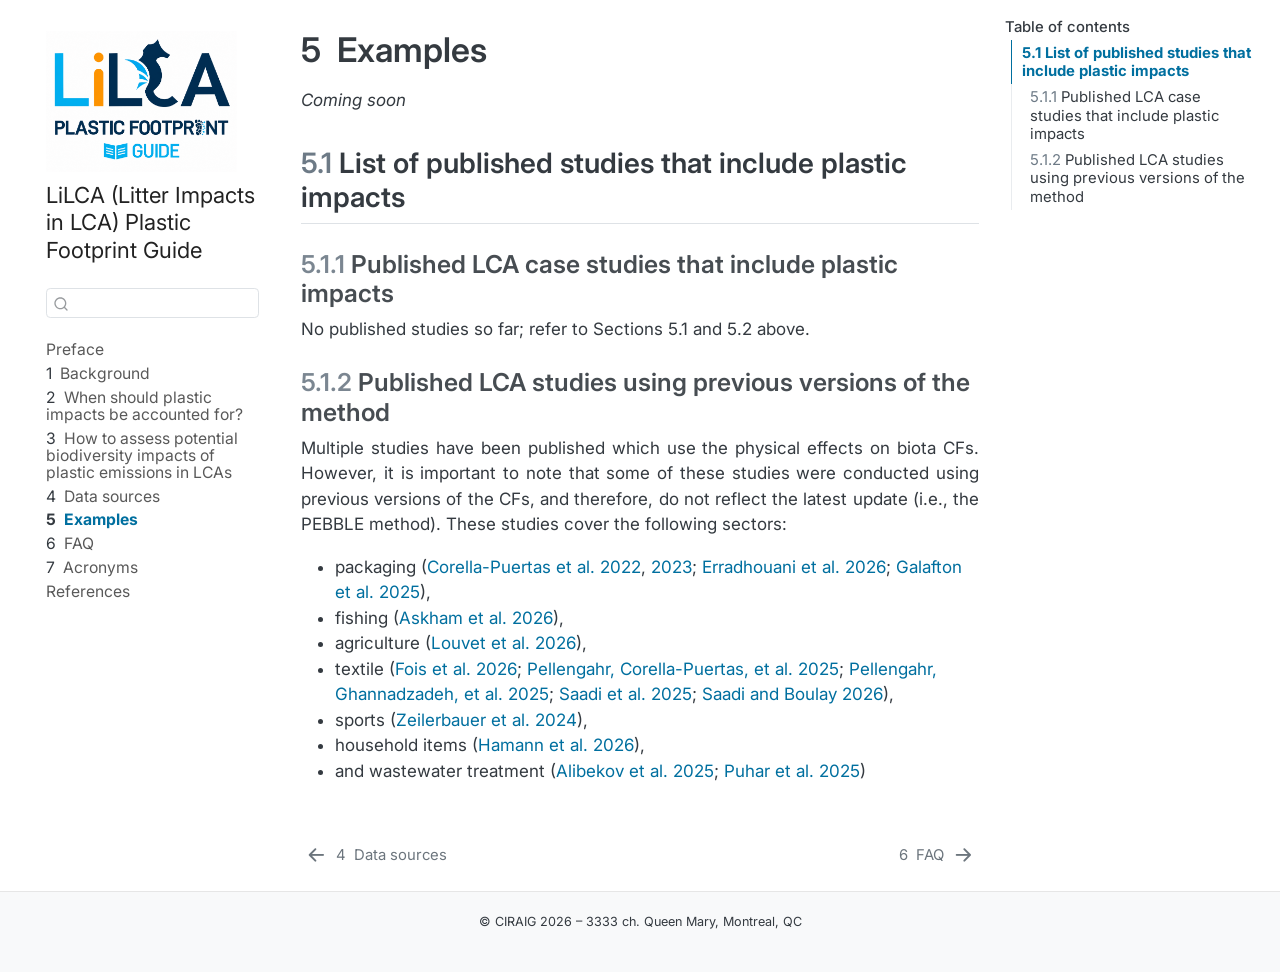
<file: docs/05_examples.html>
<!DOCTYPE html>
<html xmlns="http://www.w3.org/1999/xhtml" lang="en" xml:lang="en"><head>

<meta charset="utf-8">
<meta name="generator" content="quarto-1.9.35">

<meta name="viewport" content="width=device-width, initial-scale=1.0, user-scalable=yes">


<title>5&nbsp; Examples – LiLCA (Litter Impacts in LCA) Plastic Footprint Guide</title>
<style>
/* Default styles provided by pandoc.
** See https://pandoc.org/MANUAL.html#variables-for-html for config info.
*/
code{white-space: pre-wrap;}
span.smallcaps{font-variant: small-caps;}
div.columns{display: flex; gap: min(4vw, 1.5em);}
div.column{flex: auto; overflow-x: auto;}
div.hanging-indent{margin-left: 1.5em; text-indent: -1.5em;}
ul.task-list{list-style: none;}
ul.task-list li input[type="checkbox"] {
  width: 0.8em;
  margin: 0 0.8em 0.2em -1em; /* quarto-specific, see https://github.com/quarto-dev/quarto-cli/issues/4556 */ 
  vertical-align: middle;
}
/* CSS for citations */
div.csl-bib-body { }
div.csl-entry {
  clear: both;
}
.hanging-indent div.csl-entry {
  margin-left:2em;
  text-indent:-2em;
}
div.csl-left-margin {
  min-width:2em;
  float:left;
}
div.csl-right-inline {
  margin-left:2em;
  padding-left:1em;
}
div.csl-indent {
  margin-left: 2em;
}</style>


<script src="libs/quarto-nav/quarto-nav.js"></script>
<script src="libs/quarto-nav/headroom.min.js"></script>
<script src="libs/clipboard/clipboard.min.js"></script>
<script src="libs/quarto-search/autocomplete.umd.js"></script>
<script src="libs/quarto-search/fuse.min.js"></script>
<script src="libs/quarto-search/quarto-search.js"></script>
<meta name="quarto:offset" content="./">
<link href="./06_faq.html" rel="next">
<link href="./04_data_sources.html" rel="prev">
<link href="././resources/figures/seahorse_logo.png" rel="icon" type="image/png">
<script src="libs/quarto-html/quarto.js" type="module"></script>
<script src="libs/quarto-html/tabsets/tabsets.js" type="module"></script>
<script src="libs/quarto-html/popper.min.js"></script>
<script src="libs/quarto-html/tippy.umd.min.js"></script>
<script src="libs/quarto-html/anchor.min.js"></script>
<link href="libs/quarto-html/tippy.css" rel="stylesheet">
<link href="libs/quarto-html/quarto-syntax-highlighting-46f66b053e56abd73bb6e954d61a315b.css" rel="stylesheet" id="quarto-text-highlighting-styles">
<script src="libs/bootstrap/bootstrap.min.js"></script>
<link href="libs/bootstrap/bootstrap-icons.css" rel="stylesheet">
<link href="libs/bootstrap/bootstrap-1c9137b7b1c0320e377730bf2be1742e.min.css" rel="stylesheet" append-hash="true" id="quarto-bootstrap" data-mode="light">
<script id="quarto-search-options" type="application/json">{
  "location": "sidebar",
  "copy-button": false,
  "collapse-after": 3,
  "panel-placement": "start",
  "type": "textbox",
  "limit": 50,
  "keyboard-shortcut": [
    "f",
    "/",
    "s"
  ],
  "show-item-context": false,
  "language": {
    "search-no-results-text": "No results",
    "search-matching-documents-text": "matching documents",
    "search-copy-link-title": "Copy link to search",
    "search-hide-matches-text": "Hide additional matches",
    "search-more-match-text": "more match in this document",
    "search-more-matches-text": "more matches in this document",
    "search-clear-button-title": "Clear",
    "search-text-placeholder": "",
    "search-detached-cancel-button-title": "Cancel",
    "search-submit-button-title": "Submit",
    "search-label": "Search"
  }
}</script>
<link rel="stylesheet" href="https://fonts.googleapis.com/css2?family=Material+Symbols+Outlined">


<link rel="stylesheet" href="resources/custom_style.css">
</head>

<body class="nav-sidebar floating quarto-light">

<div id="quarto-search-results"></div>
  <header id="quarto-header" class="headroom fixed-top">
  <nav class="quarto-secondary-nav">
    <div class="container-fluid d-flex">
      <button type="button" class="quarto-btn-toggle btn" data-bs-toggle="collapse" role="button" data-bs-target=".quarto-sidebar-collapse-item" aria-controls="quarto-sidebar" aria-expanded="false" aria-label="Toggle sidebar navigation" onclick="if (window.quartoToggleHeadroom) { window.quartoToggleHeadroom(); }">
        <i class="bi bi-layout-text-sidebar-reverse"></i>
      </button>
        <nav class="quarto-page-breadcrumbs" aria-label="breadcrumb"><ol class="breadcrumb"><li class="breadcrumb-item"><a href="./05_examples.html"><span class="chapter-number">5</span>&nbsp; <span class="chapter-title">Examples</span></a></li></ol></nav>
        <a class="flex-grow-1" role="navigation" data-bs-toggle="collapse" data-bs-target=".quarto-sidebar-collapse-item" aria-controls="quarto-sidebar" aria-expanded="false" aria-label="Toggle sidebar navigation" onclick="if (window.quartoToggleHeadroom) { window.quartoToggleHeadroom(); }">      
        </a>
      <button type="button" class="btn quarto-search-button" aria-label="Search" onclick="window.quartoOpenSearch();">
        <i class="bi bi-search"></i>
      </button>
    </div>
  </nav>
</header>
<!-- content -->
<div id="quarto-content" class="quarto-container page-columns page-rows-contents page-layout-article">
<!-- sidebar -->
  <nav id="quarto-sidebar" class="sidebar collapse collapse-horizontal quarto-sidebar-collapse-item sidebar-navigation floating overflow-auto">
    <div class="pt-lg-2 mt-2 text-left sidebar-header sidebar-header-stacked">
      <a href="./index.html" class="sidebar-logo-link">
      <img src="././resources/figures/lilca_logo_guide.png" alt="" class="sidebar-logo light-content py-0 d-lg-inline d-none">
      <img src="././resources/figures/lilca_logo_guide.png" alt="" class="sidebar-logo dark-content py-0 d-lg-inline d-none">
      </a>
    <div class="sidebar-title mb-0 py-0">
      <a href="./">LiLCA (Litter Impacts in LCA) Plastic Footprint Guide</a> 
    </div>
      </div>
        <div class="mt-2 flex-shrink-0 align-items-center">
        <div class="sidebar-search">
        <div id="quarto-search" class="" title="Search"></div>
        </div>
        </div>
    <div class="sidebar-menu-container"> 
    <ul class="list-unstyled mt-1">
        <li class="sidebar-item">
  <div class="sidebar-item-container"> 
  <a href="./index.html" class="sidebar-item-text sidebar-link">
 <span class="menu-text">Preface</span></a>
  </div>
</li>
        <li class="sidebar-item">
  <div class="sidebar-item-container"> 
  <a href="./01_background.html" class="sidebar-item-text sidebar-link">
 <span class="menu-text"><span class="chapter-number">1</span>&nbsp; <span class="chapter-title">Background</span></span></a>
  </div>
</li>
        <li class="sidebar-item">
  <div class="sidebar-item-container"> 
  <a href="./02_physical-effects-on-biota-decision.html" class="sidebar-item-text sidebar-link">
 <span class="menu-text"><span class="chapter-number">2</span>&nbsp; <span class="chapter-title">When should plastic impacts be accounted for?</span></span></a>
  </div>
</li>
        <li class="sidebar-item">
  <div class="sidebar-item-container"> 
  <a href="./03_applying-cfs-in-lca.html" class="sidebar-item-text sidebar-link">
 <span class="menu-text"><span class="chapter-number">3</span>&nbsp; <span class="chapter-title">How to assess potential biodiversity impacts of plastic emissions in LCAs</span></span></a>
  </div>
</li>
        <li class="sidebar-item">
  <div class="sidebar-item-container"> 
  <a href="./04_data_sources.html" class="sidebar-item-text sidebar-link">
 <span class="menu-text"><span class="chapter-number">4</span>&nbsp; <span class="chapter-title">Data sources</span></span></a>
  </div>
</li>
        <li class="sidebar-item">
  <div class="sidebar-item-container"> 
  <a href="./05_examples.html" class="sidebar-item-text sidebar-link active">
 <span class="menu-text"><span class="chapter-number">5</span>&nbsp; <span class="chapter-title">Examples</span></span></a>
  </div>
</li>
        <li class="sidebar-item">
  <div class="sidebar-item-container"> 
  <a href="./06_faq.html" class="sidebar-item-text sidebar-link">
 <span class="menu-text"><span class="chapter-number">6</span>&nbsp; <span class="chapter-title">FAQ</span></span></a>
  </div>
</li>
        <li class="sidebar-item">
  <div class="sidebar-item-container"> 
  <a href="./07_acronyms.html" class="sidebar-item-text sidebar-link">
 <span class="menu-text"><span class="chapter-number">7</span>&nbsp; <span class="chapter-title">Acronyms</span></span></a>
  </div>
</li>
        <li class="sidebar-item">
  <div class="sidebar-item-container"> 
  <a href="./references.html" class="sidebar-item-text sidebar-link">
 <span class="menu-text">References</span></a>
  </div>
</li>
    </ul>
    </div>
</nav>
<div id="quarto-sidebar-glass" class="quarto-sidebar-collapse-item" data-bs-toggle="collapse" data-bs-target=".quarto-sidebar-collapse-item"></div>
<!-- margin-sidebar -->
    <div id="quarto-margin-sidebar" class="sidebar margin-sidebar">
        <nav id="TOC" role="doc-toc" class="toc-active">
    <h2 id="toc-title">Table of contents</h2>
   
  <ul>
  <li><a href="#list-of-published-studies-that-include-plastic-impacts" id="toc-list-of-published-studies-that-include-plastic-impacts" class="nav-link active" data-scroll-target="#list-of-published-studies-that-include-plastic-impacts"><span class="header-section-number">5.1</span> List of published studies that include plastic impacts</a>
  <ul>
  <li><a href="#published-lca-case-studies-that-include-plastic-impacts" id="toc-published-lca-case-studies-that-include-plastic-impacts" class="nav-link" data-scroll-target="#published-lca-case-studies-that-include-plastic-impacts"><span class="header-section-number">5.1.1</span> Published LCA case studies that include plastic impacts</a></li>
  <li><a href="#published-lca-studies-using-previous-versions-of-the-method" id="toc-published-lca-studies-using-previous-versions-of-the-method" class="nav-link" data-scroll-target="#published-lca-studies-using-previous-versions-of-the-method"><span class="header-section-number">5.1.2</span> Published LCA studies using previous versions of the method</a></li>
  </ul></li>
  </ul>
</nav>
    </div>
<!-- main -->
<main class="content" id="quarto-document-content">

<header id="title-block-header" class="quarto-title-block default">
<div class="quarto-title">
<h1 class="title"><span id="sec-examples" class="quarto-section-identifier"><span class="chapter-number">5</span>&nbsp; <span class="chapter-title">Examples</span></span></h1>
</div>



<div class="quarto-title-meta">

    
  
    
  </div>
  


</header>


<p><em>Coming soon</em></p>
<section id="list-of-published-studies-that-include-plastic-impacts" class="level2" data-number="5.1">
<h2 data-number="5.1" class="anchored" data-anchor-id="list-of-published-studies-that-include-plastic-impacts"><span class="header-section-number">5.1</span> List of published studies that include plastic impacts</h2>
<section id="published-lca-case-studies-that-include-plastic-impacts" class="level3" data-number="5.1.1">
<h3 data-number="5.1.1" class="anchored" data-anchor-id="published-lca-case-studies-that-include-plastic-impacts"><span class="header-section-number">5.1.1</span> Published LCA case studies that include plastic impacts</h3>
<p>No published studies so far; refer to Sections 5.1 and 5.2 above.</p>
</section>
<section id="published-lca-studies-using-previous-versions-of-the-method" class="level3" data-number="5.1.2">
<h3 data-number="5.1.2" class="anchored" data-anchor-id="published-lca-studies-using-previous-versions-of-the-method"><span class="header-section-number">5.1.2</span> Published LCA studies using previous versions of the method</h3>
<p>Multiple studies have been published which use the physical effects on biota CFs. However, it is important to note that some of these studies were conducted using previous versions of the CFs, and therefore, do not reflect the latest update (i.e., the PEBBLE method). These studies cover the following sectors:</p>
<ul>
<li>packaging <span class="citation" data-cites="corella-puertas2022 corella-puertas2023 erradhouani2026 galafton2025">(<a href="references.html#ref-corella-puertas2022" role="doc-biblioref">Corella-Puertas et al. 2022</a>, <a href="references.html#ref-corella-puertas2023" role="doc-biblioref">2023</a>; <a href="references.html#ref-erradhouani2026" role="doc-biblioref">Erradhouani et al. 2026</a>; <a href="references.html#ref-galafton2025" role="doc-biblioref">Galafton et al. 2025</a>)</span>,</li>
<li>fishing <span class="citation" data-cites="askham2026">(<a href="references.html#ref-askham2026" role="doc-biblioref">Askham et al. 2026</a>)</span>,</li>
<li>agriculture <span class="citation" data-cites="louvet2026">(<a href="references.html#ref-louvet2026" role="doc-biblioref">Louvet et al. 2026</a>)</span>,</li>
<li>textile <span class="citation" data-cites="fois2026 pellengahr2025 pellengahr2025a saadi2025 saadi2026">(<a href="references.html#ref-fois2026" role="doc-biblioref">Fois et al. 2026</a>; <a href="references.html#ref-pellengahr2025" role="doc-biblioref">Pellengahr, Corella-Puertas, et al. 2025</a>; <a href="references.html#ref-pellengahr2025a" role="doc-biblioref">Pellengahr, Ghannadzadeh, et al. 2025</a>; <a href="references.html#ref-saadi2025" role="doc-biblioref">Saadi et al. 2025</a>; <a href="references.html#ref-saadi2026" role="doc-biblioref">Saadi and Boulay 2026</a>)</span>,</li>
<li>sports <span class="citation" data-cites="zeilerbauer2024">(<a href="references.html#ref-zeilerbauer2024" role="doc-biblioref">Zeilerbauer et al. 2024</a>)</span>,</li>
<li>household items <span class="citation" data-cites="hamann2026">(<a href="references.html#ref-hamann2026" role="doc-biblioref">Hamann et al. 2026</a>)</span>,</li>
<li>and wastewater treatment <span class="citation" data-cites="alibekov2025 puhar2025">(<a href="references.html#ref-alibekov2025" role="doc-biblioref">Alibekov et al. 2025</a>; <a href="references.html#ref-puhar2025" role="doc-biblioref">Puhar et al. 2025</a>)</span></li>
</ul>


<div id="refs" class="references csl-bib-body hanging-indent" role="list" style="display: none">
<div id="ref-alibekov2025" class="csl-entry" role="listitem">
Alibekov, Alisher, Mira Meirambayeva, Shugyla Yengsebek, Firyuza Aldyngurova, and Woojin Lee. 2025. <span>“Environmental Impact of Microplastic Emissions from Wastewater Treatment Plant Through Life Cycle Assessment.”</span> <em>Science of The Total Environment</em> 962 (January): 178378. <a href="https://doi.org/10.1016/j.scitotenv.2025.178378">https://doi.org/10.1016/j.scitotenv.2025.178378</a>.
</div>
<div id="ref-askham2026" class="csl-entry" role="listitem">
Askham, Cecilia, Alejandro Deville, Mafalda Silva, et al. 2026. <span>“Expanding Life Cycle Impact Assessment to Account for Marine Plastic Emissions: A Case Study for the Fishing Industry.”</span> <em>The International Journal of Life Cycle Assessment</em> 31 (1-3): 46. <a href="https://doi.org/10.1007/s11367-026-02607-2">https://doi.org/10.1007/s11367-026-02607-2</a>.
</div>
<div id="ref-corella-puertas2022" class="csl-entry" role="listitem">
Corella-Puertas, Elena, Pauline Guieu, Alessio Aufoujal, Cécile Bulle, and Anne-Marie Boulay. 2022. <span>“Development of Simplified Characterization Factors for the Assessment of Expanded Polystyrene and Tire Wear Microplastic Emissions Applied in a Food Container Life Cycle Assessment.”</span> <em>Journal of Industrial Ecology</em> 26 (6): 1882–94. <a href="https://doi.org/10.1111/jiec.13269">https://doi.org/10.1111/jiec.13269</a>.
</div>
<div id="ref-corella-puertas2023" class="csl-entry" role="listitem">
Corella-Puertas, Elena, Carla Hajjar, Jérôme Lavoie, and Anne-Marie Boulay. 2023. <span>“MarILCA Characterization Factors for Microplastic Impacts in Life Cycle Assessment: Physical Effects on Biota from Emissions to Aquatic Environments.”</span> <em>Journal of Cleaner Production</em> 418 (September): 138197. <a href="https://doi.org/10.1016/j.jclepro.2023.138197">https://doi.org/10.1016/j.jclepro.2023.138197</a>.
</div>
<div id="ref-erradhouani2026" class="csl-entry" role="listitem">
Erradhouani, Bilal, Veronique Coma, Guido Sonnemann, and Philippe Loubet. 2026. <span>“Transition to Bio-Based Plastic Packaging Reveals Complex Climate<span></span>biodiversity Trade-Offs.”</span> <em>Nature Communications</em> 17 (1): 3630. <a href="https://doi.org/10.1038/s41467-026-69016-9">https://doi.org/10.1038/s41467-026-69016-9</a>.
</div>
<div id="ref-fois2026" class="csl-entry" role="listitem">
Fois, Flaminia, Valentina Terenzi, Patrizio Tratzi, et al. 2026. <span>“Environmental Impacts of Cotton and Polyester Textile Management Strategies: Comparison of Separate Collection for Reusing and Textile Waste Recycling.”</span> <em>Environmental Impact Assessment Review</em> 116 (January): 108088. <a href="https://doi.org/10.1016/j.eiar.2025.108088">https://doi.org/10.1016/j.eiar.2025.108088</a>.
</div>
<div id="ref-galafton2025" class="csl-entry" role="listitem">
Galafton, Christina, Vaibhav Budhiraja, Sarah Stevens, Branka Mušič, and Daniel Maga. 2025. <span>“Environmental and Littering Impacts of Disposable Cups Made of Polypropylene and Polylactic Acid in Germany.”</span> <em>Sustainable Production and Consumption</em> 57 (July): 35–45. <a href="https://doi.org/10.1016/j.spc.2025.04.013">https://doi.org/10.1016/j.spc.2025.04.013</a>.
</div>
<div id="ref-hamann2026" class="csl-entry" role="listitem">
Hamann, Leandra, Christina Galafton, Peter T. Rühr, Alexander Blanke, and Nils Thonemann. 2026. <span>“From Sink to Sea: Microplastic Release from Kitchen Sponges and Potential Environmental Effects.”</span> <em>Environmental Advances</em> 23 (April): 100693. <a href="https://doi.org/10.1016/j.envadv.2026.100693">https://doi.org/10.1016/j.envadv.2026.100693</a>.
</div>
<div id="ref-louvet2026" class="csl-entry" role="listitem">
Louvet, Juliette, Joris T. K. Quik, and Anne-Marie Boulay. 2026. <span>“Regionalized Characterization Factors for Microplastic Emissions in Life Cycle Assessment Considering Multimedia Fate Modelling.”</span> <em>Journal of Cleaner Production</em> 538 (January): 147217. <a href="https://doi.org/10.1016/j.jclepro.2025.147217">https://doi.org/10.1016/j.jclepro.2025.147217</a>.
</div>
<div id="ref-pellengahr2025" class="csl-entry" role="listitem">
Pellengahr, Felicitas, Elena Corella-Puertas, Valérie Mattelin, et al. 2025. <span>“Modeling Marine Microplastic Emissions in Life Cycle Assessment: Characterization Factors for Biodegradable Polymers and Their Application in a Textile Case Study.”</span> <em>Frontiers in Toxicology</em> 7 (March): 1494220. <a href="https://doi.org/10.3389/ftox.2025.1494220">https://doi.org/10.3389/ftox.2025.1494220</a>.
</div>
<div id="ref-pellengahr2025a" class="csl-entry" role="listitem">
Pellengahr, Felicitas, Ali Ghannadzadeh, and Yvonne van der Meer. 2025. <span>“Advancing Sustainability of Textiles: A Life Cycle and Microfiber Emission Assessment of Locally Manufactured Circular Sportswear.”</span> <em>Environmental Sciences Europe</em> 37 (1): 175. <a href="https://doi.org/10.1186/s12302-025-01204-8">https://doi.org/10.1186/s12302-025-01204-8</a>.
</div>
<div id="ref-puhar2025" class="csl-entry" role="listitem">
Puhar, Jan, Michael T. Sturm, Erika Myers, et al. 2025. <span>“When Technology Meets Sustainability: Microplastic Removal from Industrial Wastewater, Including Impact Analysis and Life Cycle Assessment.”</span> <em>Water</em> 17 (5): 671. <a href="https://doi.org/10.3390/w17050671">https://doi.org/10.3390/w17050671</a>.
</div>
<div id="ref-saadi2026" class="csl-entry" role="listitem">
Saadi, Nadim, and Anne-Marie Boulay. 2026. <span>“Microfibers in Life Cycle Assessment: Comparing the Physical Effects of Cellulosic and Synthetic Fibers via Characterization Factors Development.”</span> <em>Integrated Environmental Assessment and Management</em>, January 10, vjag007. <a href="https://doi.org/10.1093/inteam/vjag007">https://doi.org/10.1093/inteam/vjag007</a>.
</div>
<div id="ref-saadi2025" class="csl-entry" role="listitem">
Saadi, Nadim, Jérôme Lavoie, Peter Fantke, Paula Redondo-Hasselerharm, and Anne-Marie Boulay. 2025. <span>“Including Impacts of Microplastics in Marine Water and Sediments in Life Cycle Assessment.”</span> <em>Journal of Cleaner Production</em> 520 (August): 146037. <a href="https://doi.org/10.1016/j.jclepro.2025.146037">https://doi.org/10.1016/j.jclepro.2025.146037</a>.
</div>
<div id="ref-zeilerbauer2024" class="csl-entry" role="listitem">
Zeilerbauer, Lukas, Johannes Lindorfer, Pauline Fuchs, et al. 2024. <span>“Quantifying the Sustainability of Football (Soccer) Pitches: A Comparison of Artificial and Natural Turf Pitches with a Focus on Microplastics and Their Environmental Impacts.”</span> <em>Sustainability</em> 16 (8): 3487. <a href="https://doi.org/10.3390/su16083487">https://doi.org/10.3390/su16083487</a>.
</div>
</div>
</section>
</section>

</main> <!-- /main -->
<script id="quarto-html-after-body" type="application/javascript">
  window.document.addEventListener("DOMContentLoaded", function (event) {
    const icon = "";
    const anchorJS = new window.AnchorJS();
    anchorJS.options = {
      placement: 'right',
      icon: icon
    };
    anchorJS.add('.anchored');
    const isCodeAnnotation = (el) => {
      for (const clz of el.classList) {
        if (clz.startsWith('code-annotation-')) {                     
          return true;
        }
      }
      return false;
    }
    const onCopySuccess = function(e) {
      // button target
      const button = e.trigger;
      // don't keep focus
      button.blur();
      // flash "checked"
      button.classList.add('code-copy-button-checked');
      var currentTitle = button.getAttribute("title");
      button.setAttribute("title", "Copied!");
      let tooltip;
      if (window.bootstrap) {
        button.setAttribute("data-bs-toggle", "tooltip");
        button.setAttribute("data-bs-placement", "left");
        button.setAttribute("data-bs-title", "Copied!");
        tooltip = new bootstrap.Tooltip(button, 
          { trigger: "manual", 
            customClass: "code-copy-button-tooltip",
            offset: [0, -8]});
        tooltip.show();    
      }
      setTimeout(function() {
        if (tooltip) {
          tooltip.hide();
          button.removeAttribute("data-bs-title");
          button.removeAttribute("data-bs-toggle");
          button.removeAttribute("data-bs-placement");
        }
        button.setAttribute("title", currentTitle);
        button.classList.remove('code-copy-button-checked');
      }, 1000);
      // clear code selection
      e.clearSelection();
    }
    const getTextToCopy = function(trigger) {
      const outerScaffold = trigger.parentElement.cloneNode(true);
      const codeEl = outerScaffold.querySelector('code');
      for (const childEl of codeEl.children) {
        if (isCodeAnnotation(childEl)) {
          childEl.remove();
        }
      }
      return codeEl.innerText;
    }
    const clipboard = new window.ClipboardJS('.code-copy-button:not([data-in-quarto-modal])', {
      text: getTextToCopy
    });
    clipboard.on('success', onCopySuccess);
    if (window.document.getElementById('quarto-embedded-source-code-modal')) {
      const clipboardModal = new window.ClipboardJS('.code-copy-button[data-in-quarto-modal]', {
        text: getTextToCopy,
        container: window.document.getElementById('quarto-embedded-source-code-modal')
      });
      clipboardModal.on('success', onCopySuccess);
    }
      var localhostRegex = new RegExp(/^(?:http|https):\/\/localhost\:?[0-9]*\//);
      var mailtoRegex = new RegExp(/^mailto:/);
        var filterRegex = new RegExp('/' + window.location.host + '/');
      var isInternal = (href) => {
          return filterRegex.test(href) || localhostRegex.test(href) || mailtoRegex.test(href);
      }
      // Inspect non-navigation links and adorn them if external
     var links = window.document.querySelectorAll('a[href]:not(.nav-link):not(.navbar-brand):not(.toc-action):not(.sidebar-link):not(.sidebar-item-toggle):not(.pagination-link):not(.no-external):not([aria-hidden]):not(.dropdown-item):not(.quarto-navigation-tool):not(.about-link)');
      for (var i=0; i<links.length; i++) {
        const link = links[i];
        if (!isInternal(link.href)) {
          // undo the damage that might have been done by quarto-nav.js in the case of
          // links that we want to consider external
          if (link.dataset.originalHref !== undefined) {
            link.href = link.dataset.originalHref;
          }
        }
      }
    function tippyHover(el, contentFn, onTriggerFn, onUntriggerFn) {
      const config = {
        allowHTML: true,
        maxWidth: 500,
        delay: 100,
        arrow: false,
        appendTo: function(el) {
            return el.parentElement;
        },
        interactive: true,
        interactiveBorder: 10,
        theme: 'quarto',
        placement: 'bottom-start',
      };
      if (contentFn) {
        config.content = contentFn;
      }
      if (onTriggerFn) {
        config.onTrigger = onTriggerFn;
      }
      if (onUntriggerFn) {
        config.onUntrigger = onUntriggerFn;
      }
      window.tippy(el, config); 
    }
    const noterefs = window.document.querySelectorAll('a[role="doc-noteref"]');
    for (var i=0; i<noterefs.length; i++) {
      const ref = noterefs[i];
      tippyHover(ref, function() {
        // use id or data attribute instead here
        let href = ref.getAttribute('data-footnote-href') || ref.getAttribute('href');
        try { href = new URL(href).hash; } catch {}
        const id = href.replace(/^#\/?/, "");
        const note = window.document.getElementById(id);
        if (note) {
          return note.innerHTML;
        } else {
          return "";
        }
      });
    }
    const xrefs = window.document.querySelectorAll('a.quarto-xref');
    const processXRef = (id, note) => {
      // Strip column container classes
      const stripColumnClz = (el) => {
        el.classList.remove("page-full", "page-columns");
        if (el.children) {
          for (const child of el.children) {
            stripColumnClz(child);
          }
        }
      }
      stripColumnClz(note)
      if (id === null || id.startsWith('sec-')) {
        // Special case sections, only their first couple elements
        const container = document.createElement("div");
        if (note.children && note.children.length > 2) {
          container.appendChild(note.children[0].cloneNode(true));
          for (let i = 1; i < note.children.length; i++) {
            const child = note.children[i];
            if (child.tagName === "P" && child.innerText === "") {
              continue;
            } else {
              container.appendChild(child.cloneNode(true));
              break;
            }
          }
          if (window.Quarto?.typesetMath) {
            window.Quarto.typesetMath(container);
          }
          return container.innerHTML
        } else {
          if (window.Quarto?.typesetMath) {
            window.Quarto.typesetMath(note);
          }
          return note.innerHTML;
        }
      } else {
        // Remove any anchor links if they are present
        const anchorLink = note.querySelector('a.anchorjs-link');
        if (anchorLink) {
          anchorLink.remove();
        }
        if (window.Quarto?.typesetMath) {
          window.Quarto.typesetMath(note);
        }
        if (note.classList.contains("callout")) {
          return note.outerHTML;
        } else {
          return note.innerHTML;
        }
      }
    }
    for (var i=0; i<xrefs.length; i++) {
      const xref = xrefs[i];
      tippyHover(xref, undefined, function(instance) {
        instance.disable();
        let url = xref.getAttribute('href');
        let hash = undefined; 
        if (url.startsWith('#')) {
          hash = url;
        } else {
          try { hash = new URL(url).hash; } catch {}
        }
        if (hash) {
          const id = hash.replace(/^#\/?/, "");
          const note = window.document.getElementById(id);
          if (note !== null) {
            try {
              const html = processXRef(id, note.cloneNode(true));
              instance.setContent(html);
            } finally {
              instance.enable();
              instance.show();
            }
          } else {
            // See if we can fetch this
            fetch(url.split('#')[0])
            .then(res => res.text())
            .then(html => {
              const parser = new DOMParser();
              const htmlDoc = parser.parseFromString(html, "text/html");
              const note = htmlDoc.getElementById(id);
              if (note !== null) {
                const html = processXRef(id, note);
                instance.setContent(html);
              } 
            }).finally(() => {
              instance.enable();
              instance.show();
            });
          }
        } else {
          // See if we can fetch a full url (with no hash to target)
          // This is a special case and we should probably do some content thinning / targeting
          fetch(url)
          .then(res => res.text())
          .then(html => {
            const parser = new DOMParser();
            const htmlDoc = parser.parseFromString(html, "text/html");
            const note = htmlDoc.querySelector('main.content');
            if (note !== null) {
              // This should only happen for chapter cross references
              // (since there is no id in the URL)
              // remove the first header
              if (note.children.length > 0 && note.children[0].tagName === "HEADER") {
                note.children[0].remove();
              }
              const html = processXRef(null, note);
              instance.setContent(html);
            } 
          }).finally(() => {
            instance.enable();
            instance.show();
          });
        }
      }, function(instance) {
      });
    }
        let selectedAnnoteEl;
        const selectorForAnnotation = ( cell, annotation) => {
          let cellAttr = 'data-code-cell="' + cell + '"';
          let lineAttr = 'data-code-annotation="' +  annotation + '"';
          const selector = 'span[' + cellAttr + '][' + lineAttr + ']';
          return selector;
        }
        const selectCodeLines = (annoteEl) => {
          const doc = window.document;
          const targetCell = annoteEl.getAttribute("data-target-cell");
          const targetAnnotation = annoteEl.getAttribute("data-target-annotation");
          const annoteSpan = window.document.querySelector(selectorForAnnotation(targetCell, targetAnnotation));
          const lines = annoteSpan.getAttribute("data-code-lines").split(",");
          const lineIds = lines.map((line) => {
            return targetCell + "-" + line;
          })
          let top = null;
          let height = null;
          let parent = null;
          if (lineIds.length > 0) {
              //compute the position of the single el (top and bottom and make a div)
              const el = window.document.getElementById(lineIds[0]);
              top = el.offsetTop;
              height = el.offsetHeight;
              parent = el.parentElement.parentElement;
            if (lineIds.length > 1) {
              const lastEl = window.document.getElementById(lineIds[lineIds.length - 1]);
              const bottom = lastEl.offsetTop + lastEl.offsetHeight;
              height = bottom - top;
            }
            if (top !== null && height !== null && parent !== null) {
              // cook up a div (if necessary) and position it 
              let div = window.document.getElementById("code-annotation-line-highlight");
              if (div === null) {
                div = window.document.createElement("div");
                div.setAttribute("id", "code-annotation-line-highlight");
                div.style.position = 'absolute';
                parent.appendChild(div);
              }
              div.style.top = top - 2 + "px";
              div.style.height = height + 4 + "px";
              div.style.left = 0;
              let gutterDiv = window.document.getElementById("code-annotation-line-highlight-gutter");
              if (gutterDiv === null) {
                gutterDiv = window.document.createElement("div");
                gutterDiv.setAttribute("id", "code-annotation-line-highlight-gutter");
                gutterDiv.style.position = 'absolute';
                const codeCell = window.document.getElementById(targetCell);
                const gutter = codeCell.querySelector('.code-annotation-gutter');
                gutter.appendChild(gutterDiv);
              }
              gutterDiv.style.top = top - 2 + "px";
              gutterDiv.style.height = height + 4 + "px";
            }
            selectedAnnoteEl = annoteEl;
          }
        };
        const unselectCodeLines = () => {
          const elementsIds = ["code-annotation-line-highlight", "code-annotation-line-highlight-gutter"];
          elementsIds.forEach((elId) => {
            const div = window.document.getElementById(elId);
            if (div) {
              div.remove();
            }
          });
          selectedAnnoteEl = undefined;
        };
          // Handle positioning of the toggle
      window.addEventListener(
        "resize",
        throttle(() => {
          elRect = undefined;
          if (selectedAnnoteEl) {
            selectCodeLines(selectedAnnoteEl);
          }
        }, 10)
      );
      function throttle(fn, ms) {
      let throttle = false;
      let timer;
        return (...args) => {
          if(!throttle) { // first call gets through
              fn.apply(this, args);
              throttle = true;
          } else { // all the others get throttled
              if(timer) clearTimeout(timer); // cancel #2
              timer = setTimeout(() => {
                fn.apply(this, args);
                timer = throttle = false;
              }, ms);
          }
        };
      }
        // Attach click handler to the DT
        const annoteDls = window.document.querySelectorAll('dt[data-target-cell]');
        for (const annoteDlNode of annoteDls) {
          annoteDlNode.addEventListener('click', (event) => {
            const clickedEl = event.target;
            if (clickedEl !== selectedAnnoteEl) {
              unselectCodeLines();
              const activeEl = window.document.querySelector('dt[data-target-cell].code-annotation-active');
              if (activeEl) {
                activeEl.classList.remove('code-annotation-active');
              }
              selectCodeLines(clickedEl);
              clickedEl.classList.add('code-annotation-active');
            } else {
              // Unselect the line
              unselectCodeLines();
              clickedEl.classList.remove('code-annotation-active');
            }
          });
        }
    const findCites = (el) => {
      const parentEl = el.parentElement;
      if (parentEl) {
        const cites = parentEl.dataset.cites;
        if (cites) {
          return {
            el,
            cites: cites.split(' ')
          };
        } else {
          return findCites(el.parentElement)
        }
      } else {
        return undefined;
      }
    };
    var bibliorefs = window.document.querySelectorAll('a[role="doc-biblioref"]');
    for (var i=0; i<bibliorefs.length; i++) {
      const ref = bibliorefs[i];
      const citeInfo = findCites(ref);
      if (citeInfo) {
        tippyHover(citeInfo.el, function() {
          var popup = window.document.createElement('div');
          citeInfo.cites.forEach(function(cite) {
            var citeDiv = window.document.createElement('div');
            citeDiv.classList.add('hanging-indent');
            citeDiv.classList.add('csl-entry');
            var biblioDiv = window.document.getElementById('ref-' + cite);
            if (biblioDiv) {
              citeDiv.innerHTML = biblioDiv.innerHTML;
            }
            popup.appendChild(citeDiv);
          });
          return popup.innerHTML;
        });
      }
    }
  });
  </script>
<nav class="page-navigation">
  <div class="nav-page nav-page-previous">
      <a href="./04_data_sources.html" class="pagination-link" aria-label="Data sources">
        <i class="bi bi-arrow-left-short"></i> <span class="nav-page-text"><span class="chapter-number">4</span>&nbsp; <span class="chapter-title">Data sources</span></span>
      </a>          
  </div>
  <div class="nav-page nav-page-next">
      <a href="./06_faq.html" class="pagination-link" aria-label="FAQ">
        <span class="nav-page-text"><span class="chapter-number">6</span>&nbsp; <span class="chapter-title">FAQ</span></span> <i class="bi bi-arrow-right-short"></i>
      </a>
  </div>
</nav>
</div> <!-- /content -->
<footer class="footer">
  <div class="nav-footer">
    <div class="nav-footer-left">
      &nbsp;
    </div>   
    <div class="nav-footer-center">
<p>© CIRAIG 2026 – 3333 ch.&nbsp;Queen Mary, Montreal, QC</p>
</div>
    <div class="nav-footer-right">
      &nbsp;
    </div>
  </div>
</footer>




</body></html>
</file>
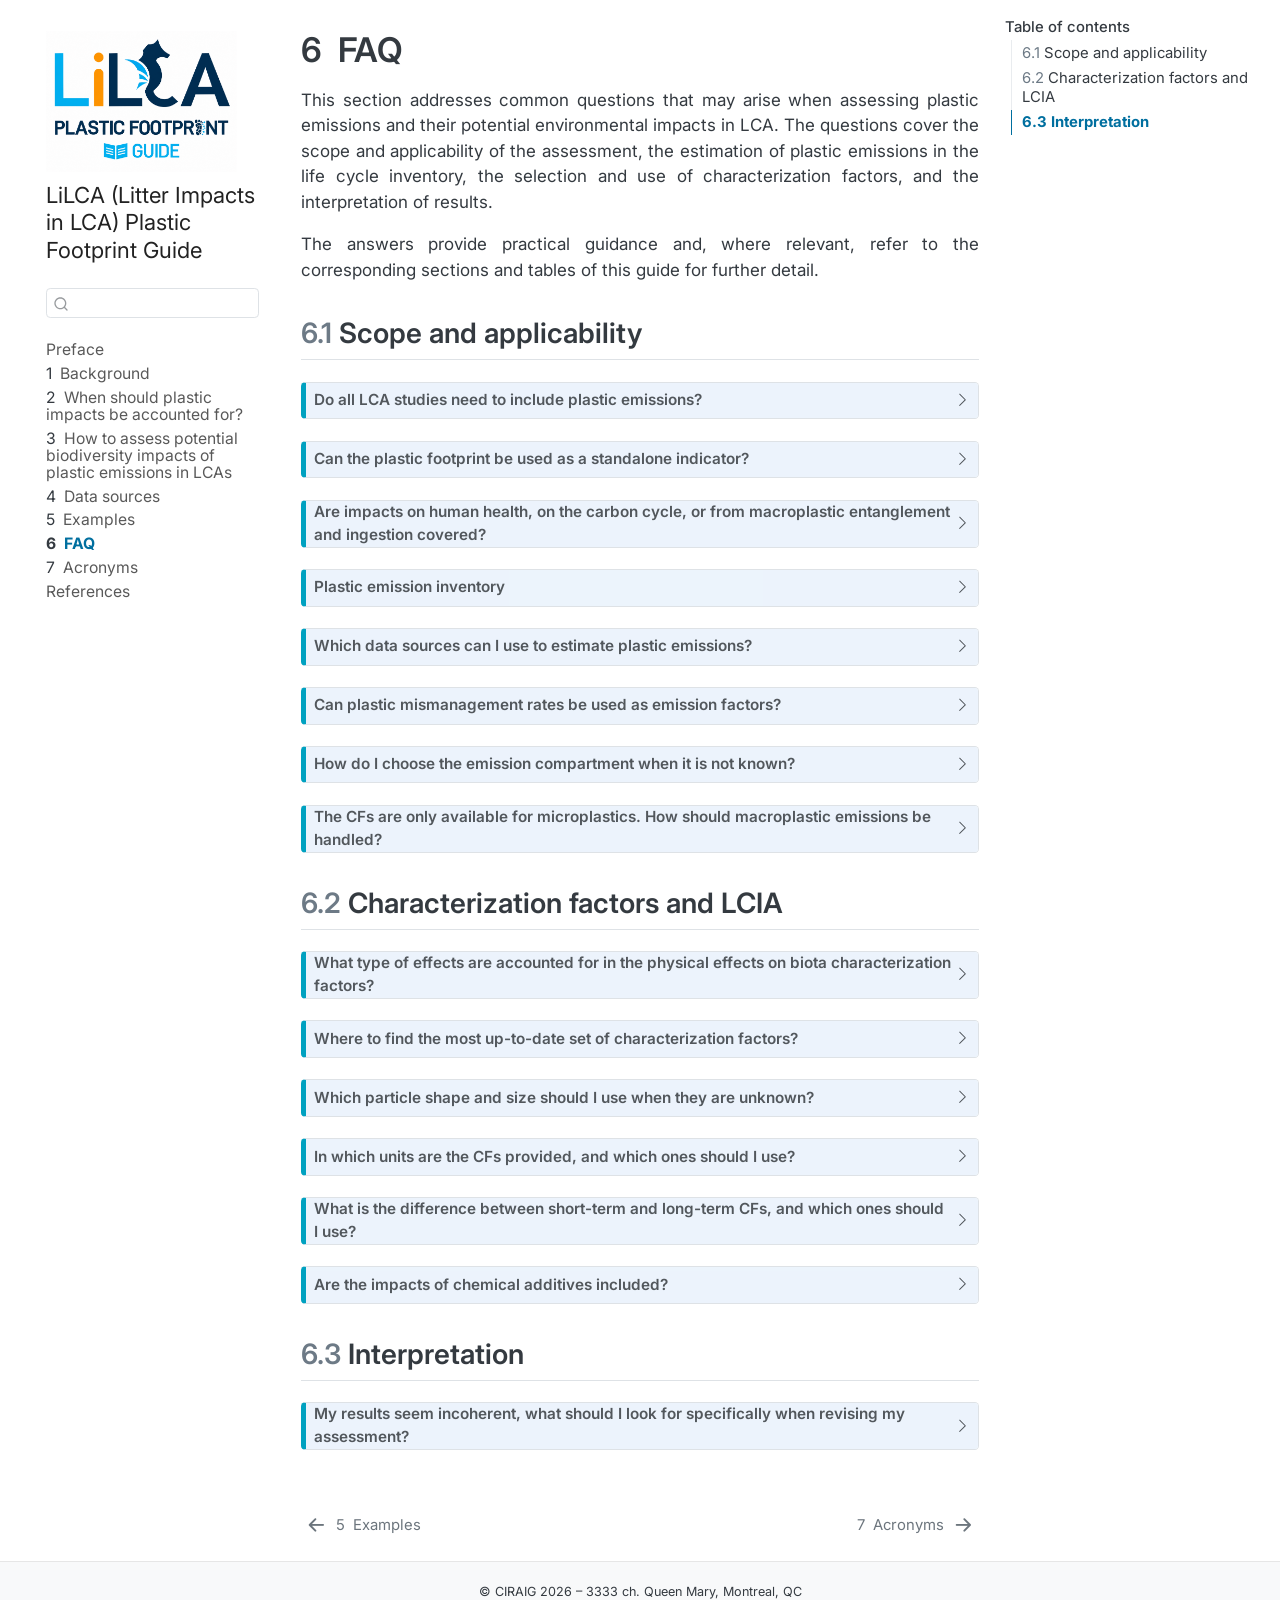
<file: docs/06_faq.html>
<!DOCTYPE html>
<html xmlns="http://www.w3.org/1999/xhtml" lang="en" xml:lang="en"><head>

<meta charset="utf-8">
<meta name="generator" content="quarto-1.9.35">

<meta name="viewport" content="width=device-width, initial-scale=1.0, user-scalable=yes">


<title>6&nbsp; FAQ – LiLCA (Litter Impacts in LCA) Plastic Footprint Guide</title>
<style>
/* Default styles provided by pandoc.
** See https://pandoc.org/MANUAL.html#variables-for-html for config info.
*/
code{white-space: pre-wrap;}
span.smallcaps{font-variant: small-caps;}
div.columns{display: flex; gap: min(4vw, 1.5em);}
div.column{flex: auto; overflow-x: auto;}
div.hanging-indent{margin-left: 1.5em; text-indent: -1.5em;}
ul.task-list{list-style: none;}
ul.task-list li input[type="checkbox"] {
  width: 0.8em;
  margin: 0 0.8em 0.2em -1em; /* quarto-specific, see https://github.com/quarto-dev/quarto-cli/issues/4556 */ 
  vertical-align: middle;
}
/* CSS for citations */
div.csl-bib-body { }
div.csl-entry {
  clear: both;
}
.hanging-indent div.csl-entry {
  margin-left:2em;
  text-indent:-2em;
}
div.csl-left-margin {
  min-width:2em;
  float:left;
}
div.csl-right-inline {
  margin-left:2em;
  padding-left:1em;
}
div.csl-indent {
  margin-left: 2em;
}</style>


<script src="libs/quarto-nav/quarto-nav.js"></script>
<script src="libs/quarto-nav/headroom.min.js"></script>
<script src="libs/clipboard/clipboard.min.js"></script>
<script src="libs/quarto-search/autocomplete.umd.js"></script>
<script src="libs/quarto-search/fuse.min.js"></script>
<script src="libs/quarto-search/quarto-search.js"></script>
<meta name="quarto:offset" content="./">
<link href="./07_acronyms.html" rel="next">
<link href="./05_examples.html" rel="prev">
<link href="././resources/figures/seahorse_logo.png" rel="icon" type="image/png">
<script src="libs/quarto-html/quarto.js" type="module"></script>
<script src="libs/quarto-html/tabsets/tabsets.js" type="module"></script>
<script src="libs/quarto-html/popper.min.js"></script>
<script src="libs/quarto-html/tippy.umd.min.js"></script>
<script src="libs/quarto-html/anchor.min.js"></script>
<link href="libs/quarto-html/tippy.css" rel="stylesheet">
<link href="libs/quarto-html/quarto-syntax-highlighting-46f66b053e56abd73bb6e954d61a315b.css" rel="stylesheet" id="quarto-text-highlighting-styles">
<script src="libs/bootstrap/bootstrap.min.js"></script>
<link href="libs/bootstrap/bootstrap-icons.css" rel="stylesheet">
<link href="libs/bootstrap/bootstrap-1c9137b7b1c0320e377730bf2be1742e.min.css" rel="stylesheet" append-hash="true" id="quarto-bootstrap" data-mode="light">
<script id="quarto-search-options" type="application/json">{
  "location": "sidebar",
  "copy-button": false,
  "collapse-after": 3,
  "panel-placement": "start",
  "type": "textbox",
  "limit": 50,
  "keyboard-shortcut": [
    "f",
    "/",
    "s"
  ],
  "show-item-context": false,
  "language": {
    "search-no-results-text": "No results",
    "search-matching-documents-text": "matching documents",
    "search-copy-link-title": "Copy link to search",
    "search-hide-matches-text": "Hide additional matches",
    "search-more-match-text": "more match in this document",
    "search-more-matches-text": "more matches in this document",
    "search-clear-button-title": "Clear",
    "search-text-placeholder": "",
    "search-detached-cancel-button-title": "Cancel",
    "search-submit-button-title": "Submit",
    "search-label": "Search"
  }
}</script>
<link rel="stylesheet" href="https://fonts.googleapis.com/css2?family=Material+Symbols+Outlined">


<link rel="stylesheet" href="resources/custom_style.css">
</head>

<body class="nav-sidebar floating quarto-light">

<div id="quarto-search-results"></div>
  <header id="quarto-header" class="headroom fixed-top">
  <nav class="quarto-secondary-nav">
    <div class="container-fluid d-flex">
      <button type="button" class="quarto-btn-toggle btn" data-bs-toggle="collapse" role="button" data-bs-target=".quarto-sidebar-collapse-item" aria-controls="quarto-sidebar" aria-expanded="false" aria-label="Toggle sidebar navigation" onclick="if (window.quartoToggleHeadroom) { window.quartoToggleHeadroom(); }">
        <i class="bi bi-layout-text-sidebar-reverse"></i>
      </button>
        <nav class="quarto-page-breadcrumbs" aria-label="breadcrumb"><ol class="breadcrumb"><li class="breadcrumb-item"><a href="./06_faq.html"><span class="chapter-number">6</span>&nbsp; <span class="chapter-title">FAQ</span></a></li></ol></nav>
        <a class="flex-grow-1" role="navigation" data-bs-toggle="collapse" data-bs-target=".quarto-sidebar-collapse-item" aria-controls="quarto-sidebar" aria-expanded="false" aria-label="Toggle sidebar navigation" onclick="if (window.quartoToggleHeadroom) { window.quartoToggleHeadroom(); }">      
        </a>
      <button type="button" class="btn quarto-search-button" aria-label="Search" onclick="window.quartoOpenSearch();">
        <i class="bi bi-search"></i>
      </button>
    </div>
  </nav>
</header>
<!-- content -->
<div id="quarto-content" class="quarto-container page-columns page-rows-contents page-layout-article">
<!-- sidebar -->
  <nav id="quarto-sidebar" class="sidebar collapse collapse-horizontal quarto-sidebar-collapse-item sidebar-navigation floating overflow-auto">
    <div class="pt-lg-2 mt-2 text-left sidebar-header sidebar-header-stacked">
      <a href="./index.html" class="sidebar-logo-link">
      <img src="././resources/figures/lilca_logo_guide.png" alt="" class="sidebar-logo light-content py-0 d-lg-inline d-none">
      <img src="././resources/figures/lilca_logo_guide.png" alt="" class="sidebar-logo dark-content py-0 d-lg-inline d-none">
      </a>
    <div class="sidebar-title mb-0 py-0">
      <a href="./">LiLCA (Litter Impacts in LCA) Plastic Footprint Guide</a> 
    </div>
      </div>
        <div class="mt-2 flex-shrink-0 align-items-center">
        <div class="sidebar-search">
        <div id="quarto-search" class="" title="Search"></div>
        </div>
        </div>
    <div class="sidebar-menu-container"> 
    <ul class="list-unstyled mt-1">
        <li class="sidebar-item">
  <div class="sidebar-item-container"> 
  <a href="./index.html" class="sidebar-item-text sidebar-link">
 <span class="menu-text">Preface</span></a>
  </div>
</li>
        <li class="sidebar-item">
  <div class="sidebar-item-container"> 
  <a href="./01_background.html" class="sidebar-item-text sidebar-link">
 <span class="menu-text"><span class="chapter-number">1</span>&nbsp; <span class="chapter-title">Background</span></span></a>
  </div>
</li>
        <li class="sidebar-item">
  <div class="sidebar-item-container"> 
  <a href="./02_physical-effects-on-biota-decision.html" class="sidebar-item-text sidebar-link">
 <span class="menu-text"><span class="chapter-number">2</span>&nbsp; <span class="chapter-title">When should plastic impacts be accounted for?</span></span></a>
  </div>
</li>
        <li class="sidebar-item">
  <div class="sidebar-item-container"> 
  <a href="./03_applying-cfs-in-lca.html" class="sidebar-item-text sidebar-link">
 <span class="menu-text"><span class="chapter-number">3</span>&nbsp; <span class="chapter-title">How to assess potential biodiversity impacts of plastic emissions in LCAs</span></span></a>
  </div>
</li>
        <li class="sidebar-item">
  <div class="sidebar-item-container"> 
  <a href="./04_data_sources.html" class="sidebar-item-text sidebar-link">
 <span class="menu-text"><span class="chapter-number">4</span>&nbsp; <span class="chapter-title">Data sources</span></span></a>
  </div>
</li>
        <li class="sidebar-item">
  <div class="sidebar-item-container"> 
  <a href="./05_examples.html" class="sidebar-item-text sidebar-link">
 <span class="menu-text"><span class="chapter-number">5</span>&nbsp; <span class="chapter-title">Examples</span></span></a>
  </div>
</li>
        <li class="sidebar-item">
  <div class="sidebar-item-container"> 
  <a href="./06_faq.html" class="sidebar-item-text sidebar-link active">
 <span class="menu-text"><span class="chapter-number">6</span>&nbsp; <span class="chapter-title">FAQ</span></span></a>
  </div>
</li>
        <li class="sidebar-item">
  <div class="sidebar-item-container"> 
  <a href="./07_acronyms.html" class="sidebar-item-text sidebar-link">
 <span class="menu-text"><span class="chapter-number">7</span>&nbsp; <span class="chapter-title">Acronyms</span></span></a>
  </div>
</li>
        <li class="sidebar-item">
  <div class="sidebar-item-container"> 
  <a href="./references.html" class="sidebar-item-text sidebar-link">
 <span class="menu-text">References</span></a>
  </div>
</li>
    </ul>
    </div>
</nav>
<div id="quarto-sidebar-glass" class="quarto-sidebar-collapse-item" data-bs-toggle="collapse" data-bs-target=".quarto-sidebar-collapse-item"></div>
<!-- margin-sidebar -->
    <div id="quarto-margin-sidebar" class="sidebar margin-sidebar">
        <nav id="TOC" role="doc-toc" class="toc-active">
    <h2 id="toc-title">Table of contents</h2>
   
  <ul>
  <li><a href="#scope-and-applicability" id="toc-scope-and-applicability" class="nav-link active" data-scroll-target="#scope-and-applicability"><span class="header-section-number">6.1</span> Scope and applicability</a></li>
  <li><a href="#characterization-factors-and-lcia" id="toc-characterization-factors-and-lcia" class="nav-link" data-scroll-target="#characterization-factors-and-lcia"><span class="header-section-number">6.2</span> Characterization factors and LCIA</a></li>
  <li><a href="#interpretation" id="toc-interpretation" class="nav-link" data-scroll-target="#interpretation"><span class="header-section-number">6.3</span> Interpretation</a></li>
  </ul>
</nav>
    </div>
<!-- main -->
<main class="content" id="quarto-document-content">

<header id="title-block-header" class="quarto-title-block default">
<div class="quarto-title">
<h1 class="title"><span id="sec-faq" class="quarto-section-identifier"><span class="chapter-number">6</span>&nbsp; <span class="chapter-title">FAQ</span></span></h1>
</div>



<div class="quarto-title-meta">

    
  
    
  </div>
  


</header>


<p>This section addresses common questions that may arise when assessing plastic emissions and their potential environmental impacts in LCA. The questions cover the scope and applicability of the assessment, the estimation of plastic emissions in the life cycle inventory, the selection and use of characterization factors, and the interpretation of results.</p>
<p>The answers provide practical guidance and, where relevant, refer to the corresponding sections and tables of this guide for further detail.</p>
<section id="scope-and-applicability" class="level2" data-number="6.1">
<h2 data-number="6.1" class="anchored" data-anchor-id="scope-and-applicability"><span class="header-section-number">6.1</span> Scope and applicability</h2>
<div class="callout callout-style-default callout-note no-icon callout-titled">
<div class="callout-header d-flex align-content-center collapsed" data-bs-toggle="collapse" data-bs-target=".callout-1-contents" aria-controls="callout-1" aria-expanded="false" aria-label="Toggle callout">
<div class="callout-icon-container">
<i class="callout-icon no-icon"></i>
</div>
<div class="callout-title-container flex-fill">
<span class="screen-reader-only">Note</span>Do all LCA studies need to include plastic emissions?
</div>
<div class="callout-btn-toggle d-inline-block border-0 py-1 ps-1 pe-0 float-end"><i class="callout-toggle"></i></div>
</div>
<div id="callout-1" class="callout-1-contents callout-collapse collapse">
<div class="callout-body-container callout-body">
<p>No.&nbsp;Whether plastic emissions should be included depends on the goal and scope of the study, the materials involved, the relevance of the flows, and the feasibility of the assessment. <a href="./02_physical-effects-on-biota-decision.html#when-should-physical-effects-on-biota-be-accounted-for">Section 2</a> proposes screening questions to support this decision. No single answer justifies including or excluding plastic emissions; the questions are meant to structure the practitioner’s reasoning.</p>
</div>
</div>
</div>
<div class="callout callout-style-default callout-note no-icon callout-titled">
<div class="callout-header d-flex align-content-center collapsed" data-bs-toggle="collapse" data-bs-target=".callout-2-contents" aria-controls="callout-2" aria-expanded="false" aria-label="Toggle callout">
<div class="callout-icon-container">
<i class="callout-icon no-icon"></i>
</div>
<div class="callout-title-container flex-fill">
<span class="screen-reader-only">Note</span>Can the plastic footprint be used as a standalone indicator?
</div>
<div class="callout-btn-toggle d-inline-block border-0 py-1 ps-1 pe-0 float-end"><i class="callout-toggle"></i></div>
</div>
<div id="callout-2" class="callout-2-contents callout-collapse collapse">
<div class="callout-body-container callout-body">
<p>Yes, the plastic footprint at the impact level can be used as a standalone indicator to compare plastic alternatives based on their potential impacts on the environment. It is nevertheless recommended to include it as part of an LCA covering all relevant impact categories, in order to avoid regrettable substitutions. For example, replacing a conventional polymer by a biodegradable one could lower the plastic footprint while increasing climate change impacts (<a href="03_applying-cfs-in-lca.html#sec-analyzing-the-results" class="quarto-xref"><span>Section 3.4.1</span></a>).</p>
</div>
</div>
</div>
<div class="callout callout-style-default callout-note no-icon callout-titled">
<div class="callout-header d-flex align-content-center collapsed" data-bs-toggle="collapse" data-bs-target=".callout-3-contents" aria-controls="callout-3" aria-expanded="false" aria-label="Toggle callout">
<div class="callout-icon-container">
<i class="callout-icon no-icon"></i>
</div>
<div class="callout-title-container flex-fill">
<span class="screen-reader-only">Note</span>Are impacts on human health, on the carbon cycle, or from macroplastic entanglement and ingestion covered?
</div>
<div class="callout-btn-toggle d-inline-block border-0 py-1 ps-1 pe-0 float-end"><i class="callout-toggle"></i></div>
</div>
<div id="callout-3" class="callout-3-contents callout-collapse collapse">
<div class="callout-body-container callout-body">
<p>Not yet, in this edition of the guide. CFs for human toxicity (non-cancer) and for the marine biological carbon pump are under development and expected in 2027 (<a href="01_background.html#sec-ongoing-impact-assessment-modeling" class="quarto-xref"><span>Section 1.2.4</span></a>). CFs for macroplastic entanglement <span class="citation" data-cites="høiberg2024">(<a href="references.html#ref-høiberg2024" role="doc-biblioref">Høiberg et al. 2024</a>)</span> and an effect factor for ingestion <span class="citation" data-cites="marhoon2026">(<a href="references.html#ref-marhoon2026" role="doc-biblioref">Marhoon et al. 2026</a>)</span> exist but are not fully aligned with the modeling approach used for MiP (<a href="01_background.html#sec-entanglement-impacts-from-fishing-gear" class="quarto-xref"><span>Section 1.2.2.2</span></a> and <a href="01_background.html#sec-ingestion-micro-and-macroplastics" class="quarto-xref"><span>Section 1.2.4.3</span></a>).</p>
</div>
</div>
</div>
<div class="callout callout-style-default callout-note no-icon callout-titled">
<div class="callout-header d-flex align-content-center collapsed" data-bs-toggle="collapse" data-bs-target=".callout-4-contents" aria-controls="callout-4" aria-expanded="false" aria-label="Toggle callout">
<div class="callout-icon-container">
<i class="callout-icon no-icon"></i>
</div>
<div class="callout-title-container flex-fill">
<span class="screen-reader-only">Note</span>Plastic emission inventory
</div>
<div class="callout-btn-toggle d-inline-block border-0 py-1 ps-1 pe-0 float-end"><i class="callout-toggle"></i></div>
</div>
<div id="callout-4" class="callout-4-contents callout-collapse collapse">
<div class="callout-body-container callout-body">
<p>Why are plastic emissions missing from my LCI database, and what about the background system? Even when an LCIA method includes the CFs, the corresponding elementary flows for plastic litter emissions are generally not available, or not systematically populated, in commonly used LCI databases (<a href="02_physical-effects-on-biota-decision.html" class="quarto-xref"><span>Chapter 2</span></a>). Plastic emissions must therefore be quantified separately, mainly for the foreground system. Background systems will essentially not include plastic emissions, which is a limitation that should be acknowledged in the interpretation (<a href="03_applying-cfs-in-lca.html#sec-limits-inventory-plastic-emissions" class="quarto-xref"><span>Section 3.2.8</span></a>).</p>
</div>
</div>
</div>
<div class="callout callout-style-default callout-note no-icon callout-titled">
<div class="callout-header d-flex align-content-center collapsed" data-bs-toggle="collapse" data-bs-target=".callout-5-contents" aria-controls="callout-5" aria-expanded="false" aria-label="Toggle callout">
<div class="callout-icon-container">
<i class="callout-icon no-icon"></i>
</div>
<div class="callout-title-container flex-fill">
<span class="screen-reader-only">Note</span>Which data sources can I use to estimate plastic emissions?
</div>
<div class="callout-btn-toggle d-inline-block border-0 py-1 ps-1 pe-0 float-end"><i class="callout-toggle"></i></div>
</div>
<div id="callout-5" class="callout-5-contents callout-collapse collapse">
<div class="callout-body-container callout-body">
<p>The main sources currently available are the Plastic Footprint Network (PFN) technical modules, the Plastic Leak Project (PLP) sectorial guidance, and national statistics or country-specific assessments (<a href="04_data_sources.html" class="quarto-xref"><span>Chapter 4</span></a>, <a href="04_data_sources.html#tbl-source-ef" class="quarto-xref">Table&nbsp;<span>4.1</span></a> and <a href="04_data_sources.html#tbl-pfn-modules" class="quarto-xref">Table&nbsp;<span>4.2</span></a>). At the time of writing, three of the seven PFN modules are complete: packaging, textiles, and tire abrasion. Practitioners should check what each data source expresses (e.g., direct emissions or emissions after redistribution) before using it (<a href="03_applying-cfs-in-lca.html#sec-emission-quantity" class="quarto-xref"><span>Section 3.2.3</span></a>).</p>
</div>
</div>
</div>
<div class="callout callout-style-default callout-note no-icon callout-titled">
<div class="callout-header d-flex align-content-center collapsed" data-bs-toggle="collapse" data-bs-target=".callout-6-contents" aria-controls="callout-6" aria-expanded="false" aria-label="Toggle callout">
<div class="callout-icon-container">
<i class="callout-icon no-icon"></i>
</div>
<div class="callout-title-container flex-fill">
<span class="screen-reader-only">Note</span>Can plastic mismanagement rates be used as emission factors?
</div>
<div class="callout-btn-toggle d-inline-block border-0 py-1 ps-1 pe-0 float-end"><i class="callout-toggle"></i></div>
</div>
<div id="callout-6" class="callout-6-contents callout-collapse collapse">
<div class="callout-body-container callout-body">
<p>No.&nbsp;Plastic mismanagement and plastic leakage to the environment are not synonymous. Mismanagement often includes open burning and landfilling, which are not direct emissions of plastic to the environment, although they may lead to leakage. Data that clearly identify leakage to the environment are needed (<a href="03_applying-cfs-in-lca.html#sec-emission-quantity" class="quarto-xref"><span>Section 3.2.3</span></a>).</p>
</div>
</div>
</div>
<div class="callout callout-style-default callout-note no-icon callout-titled">
<div class="callout-header d-flex align-content-center collapsed" data-bs-toggle="collapse" data-bs-target=".callout-7-contents" aria-controls="callout-7" aria-expanded="false" aria-label="Toggle callout">
<div class="callout-icon-container">
<i class="callout-icon no-icon"></i>
</div>
<div class="callout-title-container flex-fill">
<span class="screen-reader-only">Note</span>How do I choose the emission compartment when it is not known?
</div>
<div class="callout-btn-toggle d-inline-block border-0 py-1 ps-1 pe-0 float-end"><i class="callout-toggle"></i></div>
</div>
<div id="callout-7" class="callout-7-contents callout-collapse collapse">
<div class="callout-body-container callout-body">
<p>As a pragmatic default, the generic PFN release rates for waterways and land can be used to allocate emissions to continental sea water and continental natural soil, respectively. For microplastic emissions from textiles, emissions to land should be assigned to agricultural soil. Fractions assumed to be removed or cleaned should not be characterized as emissions, and the assumptions made should be documented (<a href="03_applying-cfs-in-lca.html#sec-environmental-compartment" class="quarto-xref"><span>Section 3.2.4</span></a> and <a href="03_applying-cfs-in-lca.html#tbl-compartment-assignment" class="quarto-xref">Table&nbsp;<span>3.6</span></a>).</p>
</div>
</div>
</div>
<div class="callout callout-style-default callout-note no-icon callout-titled">
<div class="callout-header d-flex align-content-center collapsed" data-bs-toggle="collapse" data-bs-target=".callout-8-contents" aria-controls="callout-8" aria-expanded="false" aria-label="Toggle callout">
<div class="callout-icon-container">
<i class="callout-icon no-icon"></i>
</div>
<div class="callout-title-container flex-fill">
<span class="screen-reader-only">Note</span>The CFs are only available for microplastics. How should macroplastic emissions be handled?
</div>
<div class="callout-btn-toggle d-inline-block border-0 py-1 ps-1 pe-0 float-end"><i class="callout-toggle"></i></div>
</div>
<div id="callout-8" class="callout-8-contents callout-collapse collapse">
<div class="callout-body-container callout-body">
<p>The fraction of MaP emissions that fragments into MiP is estimated using fragmentation rates that depend on the material type (rigid or flexible) and on the emission compartment (<a href="03_applying-cfs-in-lca.html#tbl-fragmentation" class="quarto-xref">Table&nbsp;<span>3.9</span></a>) and is then characterized with the CFs. The remaining fraction is currently not characterized, which leads to an underestimation of impacts. A sensitivity analysis on the fragmentation rate is therefore recommended (<a href="03_applying-cfs-in-lca.html#sec-fragmentation" class="quarto-xref"><span>Section 3.2.5</span></a>, <a href="03_applying-cfs-in-lca.html#sec-limits-inventory-plastic-emissions" class="quarto-xref"><span>Section 3.2.8</span></a>, and <a href="03_applying-cfs-in-lca.html#sec-limits-impact-assessment-plastic-emissions" class="quarto-xref"><span>Section 3.3.2</span></a>).</p>
</div>
</div>
</div>
</section>
<section id="characterization-factors-and-lcia" class="level2" data-number="6.2">
<h2 data-number="6.2" class="anchored" data-anchor-id="characterization-factors-and-lcia"><span class="header-section-number">6.2</span> Characterization factors and LCIA</h2>
<div class="callout callout-style-default callout-note no-icon callout-titled">
<div class="callout-header d-flex align-content-center collapsed" data-bs-toggle="collapse" data-bs-target=".callout-9-contents" aria-controls="callout-9" aria-expanded="false" aria-label="Toggle callout">
<div class="callout-icon-container">
<i class="callout-icon no-icon"></i>
</div>
<div class="callout-title-container flex-fill">
<span class="screen-reader-only">Note</span>What type of effects are accounted for in the physical effects on biota characterization factors?
</div>
<div class="callout-btn-toggle d-inline-block border-0 py-1 ps-1 pe-0 float-end"><i class="callout-toggle"></i></div>
</div>
<div id="callout-9" class="callout-9-contents callout-collapse collapse">
<div class="callout-body-container callout-body">
<p>The CFs represent the physical effects of microplastic (MiP) particles on biota, namely entanglement, ingestion, and adherence, which may lead to mortality or to reduced growth, feeding, or reproduction (<a href="03_applying-cfs-in-lca.html#sec-physical-effects-on-biota" class="quarto-xref"><span>Section 3.3.1</span></a>). They are derived from ecotoxicological experiments using virgin particles and therefore do not include the chemical effects of additives (<a href="01_background.html#sec-additive-coverage" class="quarto-xref"><span>Section 1.2.3</span></a> and <a href="03_applying-cfs-in-lca.html#sec-limits-impact-assessment-plastic-emissions" class="quarto-xref"><span>Section 3.3.2</span></a>). They are available for freshwater, marine, and terrestrial ecosystems and are expressed under the area of protection Ecosystem Quality.</p>
</div>
</div>
</div>
<div class="callout callout-style-default callout-note no-icon callout-titled">
<div class="callout-header d-flex align-content-center collapsed" data-bs-toggle="collapse" data-bs-target=".callout-10-contents" aria-controls="callout-10" aria-expanded="false" aria-label="Toggle callout">
<div class="callout-icon-container">
<i class="callout-icon no-icon"></i>
</div>
<div class="callout-title-container flex-fill">
<span class="screen-reader-only">Note</span>Where to find the most up-to-date set of characterization factors?
</div>
<div class="callout-btn-toggle d-inline-block border-0 py-1 ps-1 pe-0 float-end"><i class="callout-toggle"></i></div>
</div>
<div id="callout-10" class="callout-10-contents callout-collapse collapse">
<div class="callout-body-container callout-body">
<p>The PEBBLE CFs <span class="citation" data-cites="Saadi2026MarILCA">(<a href="references.html#ref-Saadi2026MarILCA" role="doc-biblioref">Saadi et al. 2026</a>)</span> are the most up-to-date set of CFs for physical effects on biota. They are implemented in IMPACT World+ and GLAM (<a href="03_applying-cfs-in-lca.html#sec-physical-effects-on-biota" class="quarto-xref"><span>Section 3.3.1</span></a>), and the free online tool that accompanies this guide facilitates the calculations (<a href="https://lilca-plastic-footprint-tool.streamlit.app/" target="_blank">LiLCA Plastic Footprint Tool</a>). Future CFs developed by the MarILCA working group will be added to this guide and its tool as they become available (<a href="01_background.html#sec-ongoing-impact-assessment-modeling" class="quarto-xref"><span>Section 1.2.4</span></a>).</p>
</div>
</div>
</div>
<div class="callout callout-style-default callout-note no-icon callout-titled">
<div class="callout-header d-flex align-content-center collapsed" data-bs-toggle="collapse" data-bs-target=".callout-11-contents" aria-controls="callout-11" aria-expanded="false" aria-label="Toggle callout">
<div class="callout-icon-container">
<i class="callout-icon no-icon"></i>
</div>
<div class="callout-title-container flex-fill">
<span class="screen-reader-only">Note</span>Which particle shape and size should I use when they are unknown?
</div>
<div class="callout-btn-toggle d-inline-block border-0 py-1 ps-1 pe-0 float-end"><i class="callout-toggle"></i></div>
</div>
<div id="callout-11" class="callout-11-contents callout-collapse collapse">
<div class="callout-body-container callout-body">
<p>Unspecified shapes are considered spherical (<a href="03_applying-cfs-in-lca.html#tbl-shape" class="quarto-xref">Table&nbsp;<span>3.13</span></a>). Default sizes by shape are provided in <a href="03_applying-cfs-in-lca.html#tbl-size" class="quarto-xref">Table&nbsp;<span>3.15</span></a>: 1000 µm for spheres, 10 µm for fibers, and 100 µm for film fragments, with a range of 1000 to 5000 µm for unspecified shapes. For film-like MaP, the thickness of the item can be used to estimate the size of the resulting MiP. Because CFs vary considerably with particle size, this choice should be documented and tested (<a href="03_applying-cfs-in-lca.html#sec-mip-shape" class="quarto-xref"><span>Section 3.2.6</span></a> and <a href="03_applying-cfs-in-lca.html#sec-mip-size" class="quarto-xref"><span>Section 3.2.7</span></a>).</p>
</div>
</div>
</div>
<div class="callout callout-style-default callout-note no-icon callout-titled">
<div class="callout-header d-flex align-content-center collapsed" data-bs-toggle="collapse" data-bs-target=".callout-12-contents" aria-controls="callout-12" aria-expanded="false" aria-label="Toggle callout">
<div class="callout-icon-container">
<i class="callout-icon no-icon"></i>
</div>
<div class="callout-title-container flex-fill">
<span class="screen-reader-only">Note</span>In which units are the CFs provided, and which ones should I use?
</div>
<div class="callout-btn-toggle d-inline-block border-0 py-1 ps-1 pe-0 float-end"><i class="callout-toggle"></i></div>
</div>
<div id="callout-12" class="callout-12-contents callout-collapse collapse">
<div class="callout-body-container callout-body">
<p>The CFs are provided at midpoint and damage levels, in PDF.m<sup>2</sup>.yr/kg for IMPACT World+, PDF.yr/kg for GLAM, and species.yr/kg for ReCiPe. The units to use are those of the LCIA method applied to the other impact categories of the study, so that results can be combined and compared (<a href="03_applying-cfs-in-lca.html#sec-units-modeling-frameworks" class="quarto-xref"><span>Section 3.3.1.1</span></a>).</p>
</div>
</div>
</div>
<div class="callout callout-style-default callout-note no-icon callout-titled">
<div class="callout-header d-flex align-content-center collapsed" data-bs-toggle="collapse" data-bs-target=".callout-13-contents" aria-controls="callout-13" aria-expanded="false" aria-label="Toggle callout">
<div class="callout-icon-container">
<i class="callout-icon no-icon"></i>
</div>
<div class="callout-title-container flex-fill">
<span class="screen-reader-only">Note</span>What is the difference between short-term and long-term CFs, and which ones should I use?
</div>
<div class="callout-btn-toggle d-inline-block border-0 py-1 ps-1 pe-0 float-end"><i class="callout-toggle"></i></div>
</div>
<div id="callout-13" class="callout-13-contents callout-collapse collapse">
<div class="callout-body-container callout-body">
<p>The short-term CFs quantify the potential impacts occurring during the first 100 years, and the long-term CFs those occurring beyond 100 years, similarly to the short-term and long-term Climate change indicators of <a href="https://www.impactworldplus.org/version-2-0/#elementor-toc__heading-anchor-2" target="_blank">IMPACT World+</a> (<a href="03_applying-cfs-in-lca.html#sec-physical-effects-on-biota" class="quarto-xref"><span>Section 3.3.1</span></a>). As for climate change, this choice reflects a value choice regarding the time perspective and should be stated transparently in the goal and scope of the study.</p>
</div>
</div>
</div>
<div class="callout callout-style-default callout-note no-icon callout-titled">
<div class="callout-header d-flex align-content-center collapsed" data-bs-toggle="collapse" data-bs-target=".callout-14-contents" aria-controls="callout-14" aria-expanded="false" aria-label="Toggle callout">
<div class="callout-icon-container">
<i class="callout-icon no-icon"></i>
</div>
<div class="callout-title-container flex-fill">
<span class="screen-reader-only">Note</span>Are the impacts of chemical additives included?
</div>
<div class="callout-btn-toggle d-inline-block border-0 py-1 ps-1 pe-0 float-end"><i class="callout-toggle"></i></div>
</div>
<div id="callout-14" class="callout-14-contents callout-collapse collapse">
<div class="callout-body-container callout-body">
<p>No.&nbsp;The current CFs only account for the physical effects of polymer particles. When the identity, amount, release, fate, and toxicity of additives are known, their impacts can be assessed through existing ecotoxicity impact pathways (<a href="03_applying-cfs-in-lca.html#sec-emission-quantity" class="quarto-xref"><span>Section 3.2.3</span></a> and <a href="03_applying-cfs-in-lca.html#sec-limits-impact-assessment-plastic-emissions" class="quarto-xref"><span>Section 3.3.2</span></a>). Current evidence suggests that most potential impacts on Ecosystem Quality are associated with the polymer fraction rather than with the additives (Lavoie et al., under review).</p>
</div>
</div>
</div>
</section>
<section id="interpretation" class="level2" data-number="6.3">
<h2 data-number="6.3" class="anchored" data-anchor-id="interpretation"><span class="header-section-number">6.3</span> Interpretation</h2>
<div class="callout callout-style-default callout-note no-icon callout-titled">
<div class="callout-header d-flex align-content-center collapsed" data-bs-toggle="collapse" data-bs-target=".callout-15-contents" aria-controls="callout-15" aria-expanded="false" aria-label="Toggle callout">
<div class="callout-icon-container">
<i class="callout-icon no-icon"></i>
</div>
<div class="callout-title-container flex-fill">
<span class="screen-reader-only">Note</span>My results seem incoherent, what should I look for specifically when revising my assessment?
</div>
<div class="callout-btn-toggle d-inline-block border-0 py-1 ps-1 pe-0 float-end"><i class="callout-toggle"></i></div>
</div>
<div id="callout-15" class="callout-15-contents callout-collapse collapse">
<div class="callout-body-container callout-body">
<p>The most frequent sources of inconsistency are the following: (1) units, as emitted masses must be expressed in kg and the CF units must match the LCIA method used (<a href="03_applying-cfs-in-lca.html#sec-units-modeling-frameworks" class="quarto-xref"><span>Section 3.3.1.1</span></a>); (2) emission factors, which must represent emissions at the point of release and not mismanagement rates or redistribution rates, to avoid double-counting fate (<a href="03_applying-cfs-in-lca.html#sec-emission-quantity" class="quarto-xref"><span>Section 3.2.3</span></a>); (3) the region and emission compartment assigned to each flow (<a href="03_applying-cfs-in-lca.html#sec-geographical-location" class="quarto-xref"><span>Section 3.2.2</span></a> and <a href="03_applying-cfs-in-lca.html#sec-environmental-compartment" class="quarto-xref"><span>Section 3.2.4</span></a>); (4) the fragmentation of macroplastics (MaP), as only the fragmenting fraction can be characterized (<a href="03_applying-cfs-in-lca.html#sec-fragmentation" class="quarto-xref"><span>Section 3.2.5</span></a>); (5) the particle shape and size, since CFs can vary by up to six orders of magnitude across sizes (<a href="03_applying-cfs-in-lca.html#sec-mip-shape" class="quarto-xref"><span>Section 3.2.6</span></a> and <a href="03_applying-cfs-in-lca.html#sec-mip-size" class="quarto-xref"><span>Section 3.2.7</span></a>); and (6) the choice between short-term and long-term CFs (<a href="03_applying-cfs-in-lca.html#sec-physical-effects-on-biota" class="quarto-xref"><span>Section 3.3.1</span></a>).</p>
</div>
</div>
</div>


<div id="refs" class="references csl-bib-body hanging-indent" role="list" style="display: none">
<div id="ref-høiberg2024" class="csl-entry" role="listitem">
Høiberg, Marthe A., Konstantin Stadler, and Francesca Verones. 2024. <span>“Disentangling Marine Plastic Impacts in Life Cycle Assessment: Spatially Explicit Characterization Factors for Ecosystem Quality.”</span> <em>Science of The Total Environment</em> 949 (November): 175019. <a href="https://doi.org/10.1016/j.scitotenv.2024.175019">https://doi.org/10.1016/j.scitotenv.2024.175019</a>.
</div>
<div id="ref-marhoon2026" class="csl-entry" role="listitem">
Marhoon, Ahmed, Erin L. Murphy, Marthe Alnes Høiberg, Jan Borgelt, Martin Dorber, and Francesca Verones. 2026. <span>“An Effect Factor for Macro- and Microplastic Ingestion Impacts on Marine Ecosystems for Use in Life Cycle Assessment.”</span> <em>Marine Pollution Bulletin</em> 223 (February): 118968. <a href="https://doi.org/10.1016/j.marpolbul.2025.118968">https://doi.org/10.1016/j.marpolbul.2025.118968</a>.
</div>
<div id="ref-Saadi2026MarILCA" class="csl-entry" role="listitem">
Saadi, Nadim, Carla Hajjar, Louisa Ospital, et al. 2026. <em>MarILCA Characterization Factors for Microplastics, Tire Particles and Cellulosic Fibers in Life Cycle Assessment: Regionalized Impacts in Marine, Freshwater and Terrestrial Ecosystems</em>. <a href="https://doi.org/10.2139/ssrn.6727270">https://doi.org/10.2139/ssrn.6727270</a>.
</div>
</div>
</section>

</main> <!-- /main -->
<script id="quarto-html-after-body" type="application/javascript">
  window.document.addEventListener("DOMContentLoaded", function (event) {
    const icon = "";
    const anchorJS = new window.AnchorJS();
    anchorJS.options = {
      placement: 'right',
      icon: icon
    };
    anchorJS.add('.anchored');
    const isCodeAnnotation = (el) => {
      for (const clz of el.classList) {
        if (clz.startsWith('code-annotation-')) {                     
          return true;
        }
      }
      return false;
    }
    const onCopySuccess = function(e) {
      // button target
      const button = e.trigger;
      // don't keep focus
      button.blur();
      // flash "checked"
      button.classList.add('code-copy-button-checked');
      var currentTitle = button.getAttribute("title");
      button.setAttribute("title", "Copied!");
      let tooltip;
      if (window.bootstrap) {
        button.setAttribute("data-bs-toggle", "tooltip");
        button.setAttribute("data-bs-placement", "left");
        button.setAttribute("data-bs-title", "Copied!");
        tooltip = new bootstrap.Tooltip(button, 
          { trigger: "manual", 
            customClass: "code-copy-button-tooltip",
            offset: [0, -8]});
        tooltip.show();    
      }
      setTimeout(function() {
        if (tooltip) {
          tooltip.hide();
          button.removeAttribute("data-bs-title");
          button.removeAttribute("data-bs-toggle");
          button.removeAttribute("data-bs-placement");
        }
        button.setAttribute("title", currentTitle);
        button.classList.remove('code-copy-button-checked');
      }, 1000);
      // clear code selection
      e.clearSelection();
    }
    const getTextToCopy = function(trigger) {
      const outerScaffold = trigger.parentElement.cloneNode(true);
      const codeEl = outerScaffold.querySelector('code');
      for (const childEl of codeEl.children) {
        if (isCodeAnnotation(childEl)) {
          childEl.remove();
        }
      }
      return codeEl.innerText;
    }
    const clipboard = new window.ClipboardJS('.code-copy-button:not([data-in-quarto-modal])', {
      text: getTextToCopy
    });
    clipboard.on('success', onCopySuccess);
    if (window.document.getElementById('quarto-embedded-source-code-modal')) {
      const clipboardModal = new window.ClipboardJS('.code-copy-button[data-in-quarto-modal]', {
        text: getTextToCopy,
        container: window.document.getElementById('quarto-embedded-source-code-modal')
      });
      clipboardModal.on('success', onCopySuccess);
    }
      var localhostRegex = new RegExp(/^(?:http|https):\/\/localhost\:?[0-9]*\//);
      var mailtoRegex = new RegExp(/^mailto:/);
        var filterRegex = new RegExp('/' + window.location.host + '/');
      var isInternal = (href) => {
          return filterRegex.test(href) || localhostRegex.test(href) || mailtoRegex.test(href);
      }
      // Inspect non-navigation links and adorn them if external
     var links = window.document.querySelectorAll('a[href]:not(.nav-link):not(.navbar-brand):not(.toc-action):not(.sidebar-link):not(.sidebar-item-toggle):not(.pagination-link):not(.no-external):not([aria-hidden]):not(.dropdown-item):not(.quarto-navigation-tool):not(.about-link)');
      for (var i=0; i<links.length; i++) {
        const link = links[i];
        if (!isInternal(link.href)) {
          // undo the damage that might have been done by quarto-nav.js in the case of
          // links that we want to consider external
          if (link.dataset.originalHref !== undefined) {
            link.href = link.dataset.originalHref;
          }
        }
      }
    function tippyHover(el, contentFn, onTriggerFn, onUntriggerFn) {
      const config = {
        allowHTML: true,
        maxWidth: 500,
        delay: 100,
        arrow: false,
        appendTo: function(el) {
            return el.parentElement;
        },
        interactive: true,
        interactiveBorder: 10,
        theme: 'quarto',
        placement: 'bottom-start',
      };
      if (contentFn) {
        config.content = contentFn;
      }
      if (onTriggerFn) {
        config.onTrigger = onTriggerFn;
      }
      if (onUntriggerFn) {
        config.onUntrigger = onUntriggerFn;
      }
      window.tippy(el, config); 
    }
    const noterefs = window.document.querySelectorAll('a[role="doc-noteref"]');
    for (var i=0; i<noterefs.length; i++) {
      const ref = noterefs[i];
      tippyHover(ref, function() {
        // use id or data attribute instead here
        let href = ref.getAttribute('data-footnote-href') || ref.getAttribute('href');
        try { href = new URL(href).hash; } catch {}
        const id = href.replace(/^#\/?/, "");
        const note = window.document.getElementById(id);
        if (note) {
          return note.innerHTML;
        } else {
          return "";
        }
      });
    }
    const xrefs = window.document.querySelectorAll('a.quarto-xref');
    const processXRef = (id, note) => {
      // Strip column container classes
      const stripColumnClz = (el) => {
        el.classList.remove("page-full", "page-columns");
        if (el.children) {
          for (const child of el.children) {
            stripColumnClz(child);
          }
        }
      }
      stripColumnClz(note)
      if (id === null || id.startsWith('sec-')) {
        // Special case sections, only their first couple elements
        const container = document.createElement("div");
        if (note.children && note.children.length > 2) {
          container.appendChild(note.children[0].cloneNode(true));
          for (let i = 1; i < note.children.length; i++) {
            const child = note.children[i];
            if (child.tagName === "P" && child.innerText === "") {
              continue;
            } else {
              container.appendChild(child.cloneNode(true));
              break;
            }
          }
          if (window.Quarto?.typesetMath) {
            window.Quarto.typesetMath(container);
          }
          return container.innerHTML
        } else {
          if (window.Quarto?.typesetMath) {
            window.Quarto.typesetMath(note);
          }
          return note.innerHTML;
        }
      } else {
        // Remove any anchor links if they are present
        const anchorLink = note.querySelector('a.anchorjs-link');
        if (anchorLink) {
          anchorLink.remove();
        }
        if (window.Quarto?.typesetMath) {
          window.Quarto.typesetMath(note);
        }
        if (note.classList.contains("callout")) {
          return note.outerHTML;
        } else {
          return note.innerHTML;
        }
      }
    }
    for (var i=0; i<xrefs.length; i++) {
      const xref = xrefs[i];
      tippyHover(xref, undefined, function(instance) {
        instance.disable();
        let url = xref.getAttribute('href');
        let hash = undefined; 
        if (url.startsWith('#')) {
          hash = url;
        } else {
          try { hash = new URL(url).hash; } catch {}
        }
        if (hash) {
          const id = hash.replace(/^#\/?/, "");
          const note = window.document.getElementById(id);
          if (note !== null) {
            try {
              const html = processXRef(id, note.cloneNode(true));
              instance.setContent(html);
            } finally {
              instance.enable();
              instance.show();
            }
          } else {
            // See if we can fetch this
            fetch(url.split('#')[0])
            .then(res => res.text())
            .then(html => {
              const parser = new DOMParser();
              const htmlDoc = parser.parseFromString(html, "text/html");
              const note = htmlDoc.getElementById(id);
              if (note !== null) {
                const html = processXRef(id, note);
                instance.setContent(html);
              } 
            }).finally(() => {
              instance.enable();
              instance.show();
            });
          }
        } else {
          // See if we can fetch a full url (with no hash to target)
          // This is a special case and we should probably do some content thinning / targeting
          fetch(url)
          .then(res => res.text())
          .then(html => {
            const parser = new DOMParser();
            const htmlDoc = parser.parseFromString(html, "text/html");
            const note = htmlDoc.querySelector('main.content');
            if (note !== null) {
              // This should only happen for chapter cross references
              // (since there is no id in the URL)
              // remove the first header
              if (note.children.length > 0 && note.children[0].tagName === "HEADER") {
                note.children[0].remove();
              }
              const html = processXRef(null, note);
              instance.setContent(html);
            } 
          }).finally(() => {
            instance.enable();
            instance.show();
          });
        }
      }, function(instance) {
      });
    }
        let selectedAnnoteEl;
        const selectorForAnnotation = ( cell, annotation) => {
          let cellAttr = 'data-code-cell="' + cell + '"';
          let lineAttr = 'data-code-annotation="' +  annotation + '"';
          const selector = 'span[' + cellAttr + '][' + lineAttr + ']';
          return selector;
        }
        const selectCodeLines = (annoteEl) => {
          const doc = window.document;
          const targetCell = annoteEl.getAttribute("data-target-cell");
          const targetAnnotation = annoteEl.getAttribute("data-target-annotation");
          const annoteSpan = window.document.querySelector(selectorForAnnotation(targetCell, targetAnnotation));
          const lines = annoteSpan.getAttribute("data-code-lines").split(",");
          const lineIds = lines.map((line) => {
            return targetCell + "-" + line;
          })
          let top = null;
          let height = null;
          let parent = null;
          if (lineIds.length > 0) {
              //compute the position of the single el (top and bottom and make a div)
              const el = window.document.getElementById(lineIds[0]);
              top = el.offsetTop;
              height = el.offsetHeight;
              parent = el.parentElement.parentElement;
            if (lineIds.length > 1) {
              const lastEl = window.document.getElementById(lineIds[lineIds.length - 1]);
              const bottom = lastEl.offsetTop + lastEl.offsetHeight;
              height = bottom - top;
            }
            if (top !== null && height !== null && parent !== null) {
              // cook up a div (if necessary) and position it 
              let div = window.document.getElementById("code-annotation-line-highlight");
              if (div === null) {
                div = window.document.createElement("div");
                div.setAttribute("id", "code-annotation-line-highlight");
                div.style.position = 'absolute';
                parent.appendChild(div);
              }
              div.style.top = top - 2 + "px";
              div.style.height = height + 4 + "px";
              div.style.left = 0;
              let gutterDiv = window.document.getElementById("code-annotation-line-highlight-gutter");
              if (gutterDiv === null) {
                gutterDiv = window.document.createElement("div");
                gutterDiv.setAttribute("id", "code-annotation-line-highlight-gutter");
                gutterDiv.style.position = 'absolute';
                const codeCell = window.document.getElementById(targetCell);
                const gutter = codeCell.querySelector('.code-annotation-gutter');
                gutter.appendChild(gutterDiv);
              }
              gutterDiv.style.top = top - 2 + "px";
              gutterDiv.style.height = height + 4 + "px";
            }
            selectedAnnoteEl = annoteEl;
          }
        };
        const unselectCodeLines = () => {
          const elementsIds = ["code-annotation-line-highlight", "code-annotation-line-highlight-gutter"];
          elementsIds.forEach((elId) => {
            const div = window.document.getElementById(elId);
            if (div) {
              div.remove();
            }
          });
          selectedAnnoteEl = undefined;
        };
          // Handle positioning of the toggle
      window.addEventListener(
        "resize",
        throttle(() => {
          elRect = undefined;
          if (selectedAnnoteEl) {
            selectCodeLines(selectedAnnoteEl);
          }
        }, 10)
      );
      function throttle(fn, ms) {
      let throttle = false;
      let timer;
        return (...args) => {
          if(!throttle) { // first call gets through
              fn.apply(this, args);
              throttle = true;
          } else { // all the others get throttled
              if(timer) clearTimeout(timer); // cancel #2
              timer = setTimeout(() => {
                fn.apply(this, args);
                timer = throttle = false;
              }, ms);
          }
        };
      }
        // Attach click handler to the DT
        const annoteDls = window.document.querySelectorAll('dt[data-target-cell]');
        for (const annoteDlNode of annoteDls) {
          annoteDlNode.addEventListener('click', (event) => {
            const clickedEl = event.target;
            if (clickedEl !== selectedAnnoteEl) {
              unselectCodeLines();
              const activeEl = window.document.querySelector('dt[data-target-cell].code-annotation-active');
              if (activeEl) {
                activeEl.classList.remove('code-annotation-active');
              }
              selectCodeLines(clickedEl);
              clickedEl.classList.add('code-annotation-active');
            } else {
              // Unselect the line
              unselectCodeLines();
              clickedEl.classList.remove('code-annotation-active');
            }
          });
        }
    const findCites = (el) => {
      const parentEl = el.parentElement;
      if (parentEl) {
        const cites = parentEl.dataset.cites;
        if (cites) {
          return {
            el,
            cites: cites.split(' ')
          };
        } else {
          return findCites(el.parentElement)
        }
      } else {
        return undefined;
      }
    };
    var bibliorefs = window.document.querySelectorAll('a[role="doc-biblioref"]');
    for (var i=0; i<bibliorefs.length; i++) {
      const ref = bibliorefs[i];
      const citeInfo = findCites(ref);
      if (citeInfo) {
        tippyHover(citeInfo.el, function() {
          var popup = window.document.createElement('div');
          citeInfo.cites.forEach(function(cite) {
            var citeDiv = window.document.createElement('div');
            citeDiv.classList.add('hanging-indent');
            citeDiv.classList.add('csl-entry');
            var biblioDiv = window.document.getElementById('ref-' + cite);
            if (biblioDiv) {
              citeDiv.innerHTML = biblioDiv.innerHTML;
            }
            popup.appendChild(citeDiv);
          });
          return popup.innerHTML;
        });
      }
    }
  });
  </script>
<nav class="page-navigation">
  <div class="nav-page nav-page-previous">
      <a href="./05_examples.html" class="pagination-link" aria-label="Examples">
        <i class="bi bi-arrow-left-short"></i> <span class="nav-page-text"><span class="chapter-number">5</span>&nbsp; <span class="chapter-title">Examples</span></span>
      </a>          
  </div>
  <div class="nav-page nav-page-next">
      <a href="./07_acronyms.html" class="pagination-link" aria-label="Acronyms">
        <span class="nav-page-text"><span class="chapter-number">7</span>&nbsp; <span class="chapter-title">Acronyms</span></span> <i class="bi bi-arrow-right-short"></i>
      </a>
  </div>
</nav>
</div> <!-- /content -->
<footer class="footer">
  <div class="nav-footer">
    <div class="nav-footer-left">
      &nbsp;
    </div>   
    <div class="nav-footer-center">
<p>© CIRAIG 2026 – 3333 ch.&nbsp;Queen Mary, Montreal, QC</p>
</div>
    <div class="nav-footer-right">
      &nbsp;
    </div>
  </div>
</footer>




</body></html>
</file>
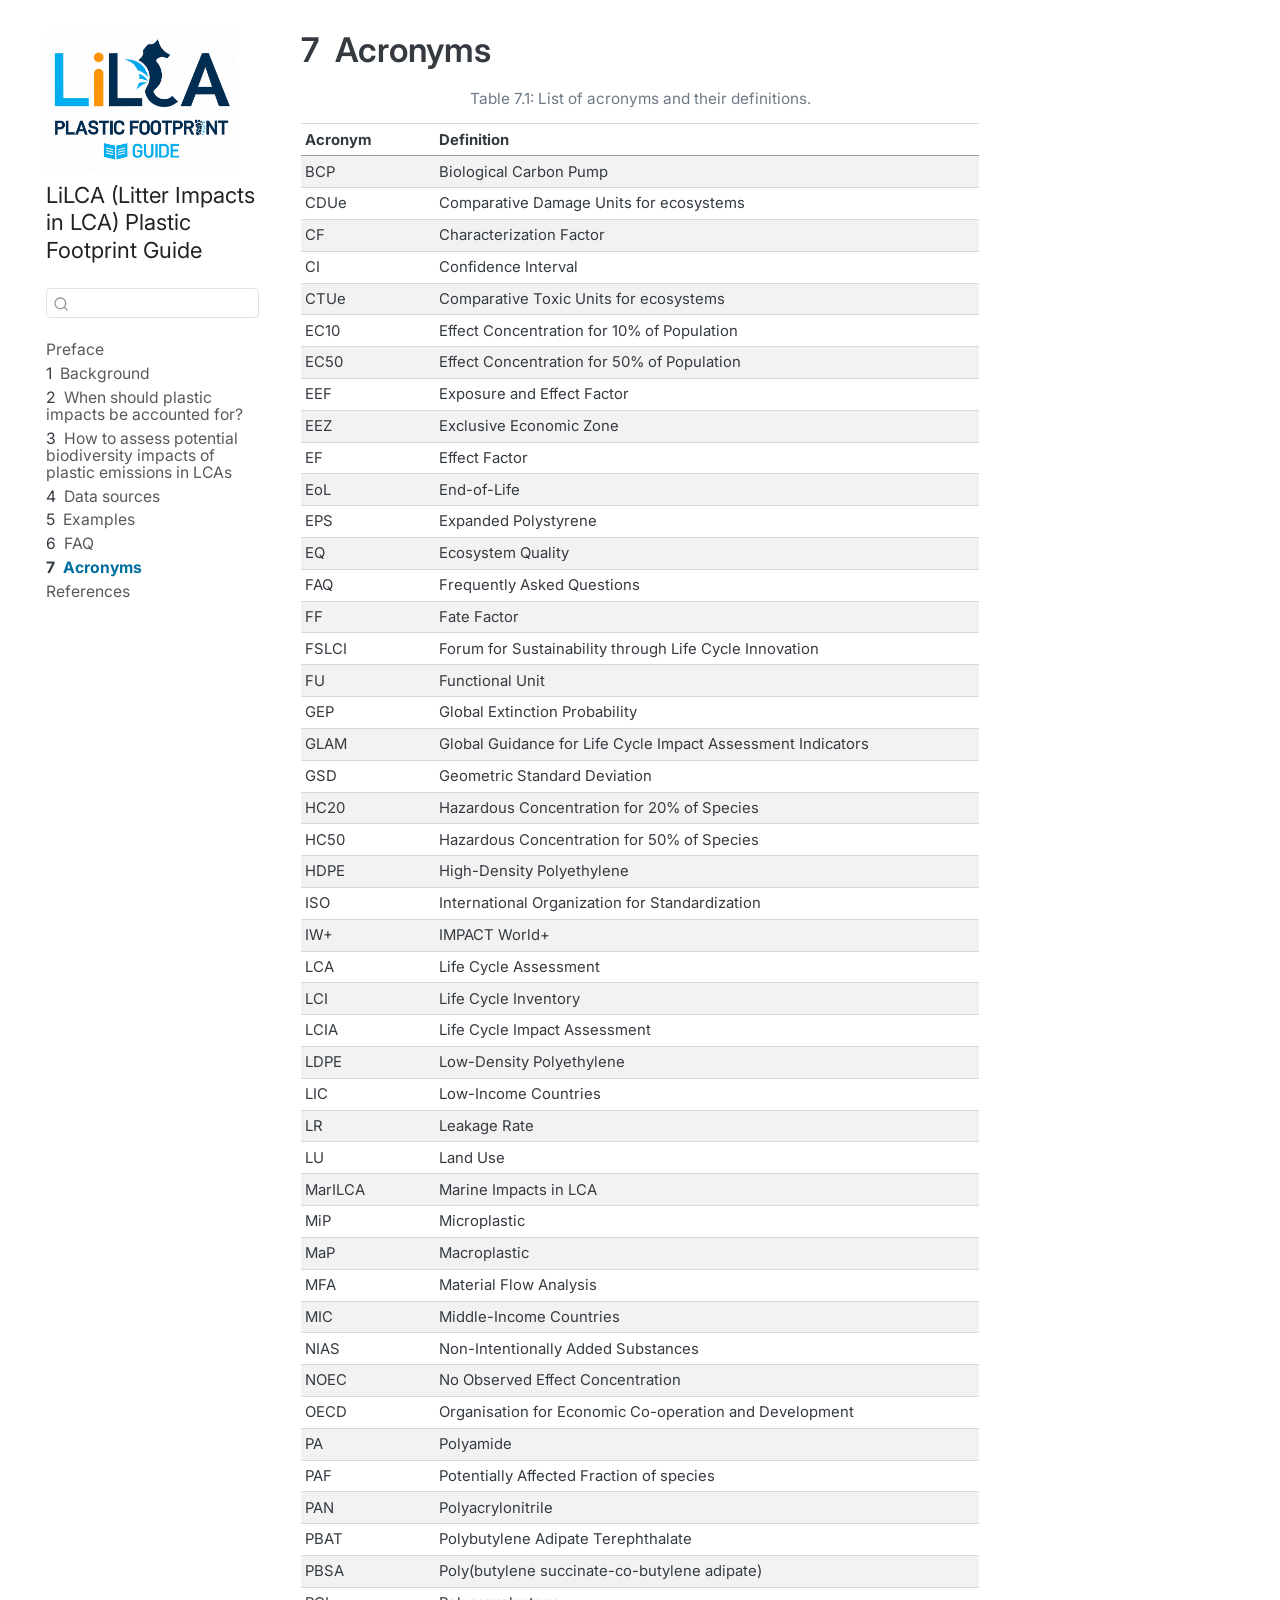
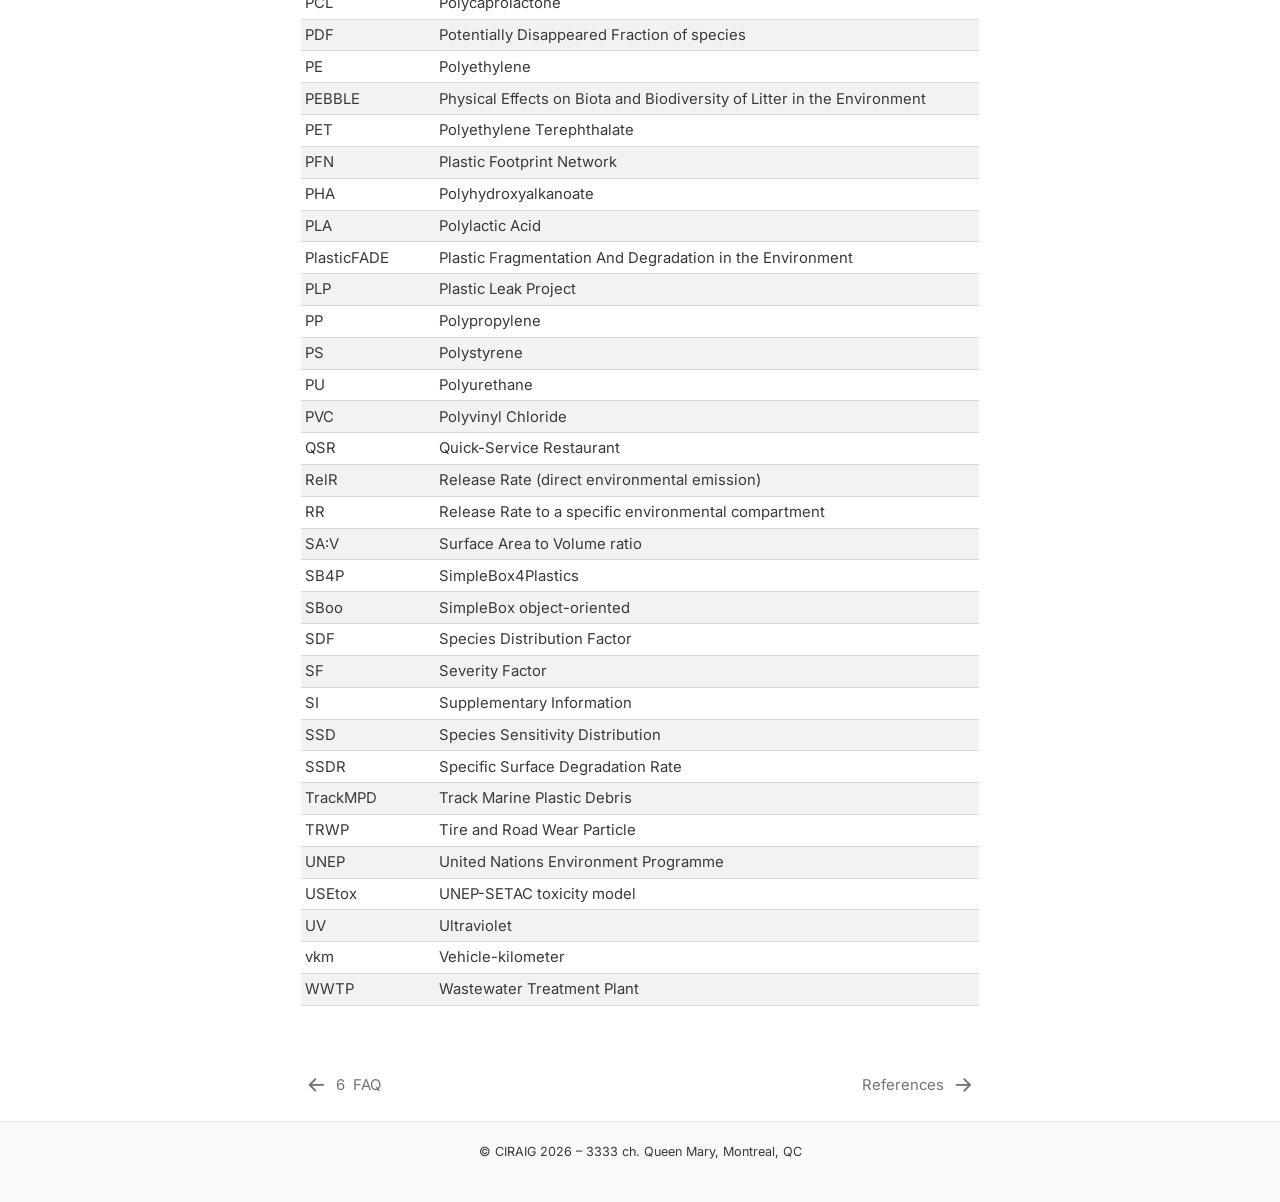
<file: docs/07_acronyms.html>
<!DOCTYPE html>
<html xmlns="http://www.w3.org/1999/xhtml" lang="en" xml:lang="en"><head>

<meta charset="utf-8">
<meta name="generator" content="quarto-1.9.35">

<meta name="viewport" content="width=device-width, initial-scale=1.0, user-scalable=yes">


<title>7&nbsp; Acronyms – LiLCA (Litter Impacts in LCA) Plastic Footprint Guide</title>
<style>
/* Default styles provided by pandoc.
** See https://pandoc.org/MANUAL.html#variables-for-html for config info.
*/
code{white-space: pre-wrap;}
span.smallcaps{font-variant: small-caps;}
div.columns{display: flex; gap: min(4vw, 1.5em);}
div.column{flex: auto; overflow-x: auto;}
div.hanging-indent{margin-left: 1.5em; text-indent: -1.5em;}
ul.task-list{list-style: none;}
ul.task-list li input[type="checkbox"] {
  width: 0.8em;
  margin: 0 0.8em 0.2em -1em; /* quarto-specific, see https://github.com/quarto-dev/quarto-cli/issues/4556 */ 
  vertical-align: middle;
}
</style>


<script src="libs/quarto-nav/quarto-nav.js"></script>
<script src="libs/quarto-nav/headroom.min.js"></script>
<script src="libs/clipboard/clipboard.min.js"></script>
<script src="libs/quarto-search/autocomplete.umd.js"></script>
<script src="libs/quarto-search/fuse.min.js"></script>
<script src="libs/quarto-search/quarto-search.js"></script>
<meta name="quarto:offset" content="./">
<link href="./references.html" rel="next">
<link href="./06_faq.html" rel="prev">
<link href="././resources/figures/seahorse_logo.png" rel="icon" type="image/png">
<script src="libs/quarto-html/quarto.js" type="module"></script>
<script src="libs/quarto-html/tabsets/tabsets.js" type="module"></script>
<script src="libs/quarto-html/popper.min.js"></script>
<script src="libs/quarto-html/tippy.umd.min.js"></script>
<script src="libs/quarto-html/anchor.min.js"></script>
<link href="libs/quarto-html/tippy.css" rel="stylesheet">
<link href="libs/quarto-html/quarto-syntax-highlighting-46f66b053e56abd73bb6e954d61a315b.css" rel="stylesheet" id="quarto-text-highlighting-styles">
<script src="libs/bootstrap/bootstrap.min.js"></script>
<link href="libs/bootstrap/bootstrap-icons.css" rel="stylesheet">
<link href="libs/bootstrap/bootstrap-1c9137b7b1c0320e377730bf2be1742e.min.css" rel="stylesheet" append-hash="true" id="quarto-bootstrap" data-mode="light">
<script id="quarto-search-options" type="application/json">{
  "location": "sidebar",
  "copy-button": false,
  "collapse-after": 3,
  "panel-placement": "start",
  "type": "textbox",
  "limit": 50,
  "keyboard-shortcut": [
    "f",
    "/",
    "s"
  ],
  "show-item-context": false,
  "language": {
    "search-no-results-text": "No results",
    "search-matching-documents-text": "matching documents",
    "search-copy-link-title": "Copy link to search",
    "search-hide-matches-text": "Hide additional matches",
    "search-more-match-text": "more match in this document",
    "search-more-matches-text": "more matches in this document",
    "search-clear-button-title": "Clear",
    "search-text-placeholder": "",
    "search-detached-cancel-button-title": "Cancel",
    "search-submit-button-title": "Submit",
    "search-label": "Search"
  }
}</script>
<link rel="stylesheet" href="https://fonts.googleapis.com/css2?family=Material+Symbols+Outlined">


<link rel="stylesheet" href="resources/custom_style.css">
</head>

<body class="nav-sidebar floating quarto-light">

<div id="quarto-search-results"></div>
  <header id="quarto-header" class="headroom fixed-top">
  <nav class="quarto-secondary-nav">
    <div class="container-fluid d-flex">
      <button type="button" class="quarto-btn-toggle btn" data-bs-toggle="collapse" role="button" data-bs-target=".quarto-sidebar-collapse-item" aria-controls="quarto-sidebar" aria-expanded="false" aria-label="Toggle sidebar navigation" onclick="if (window.quartoToggleHeadroom) { window.quartoToggleHeadroom(); }">
        <i class="bi bi-layout-text-sidebar-reverse"></i>
      </button>
        <nav class="quarto-page-breadcrumbs" aria-label="breadcrumb"><ol class="breadcrumb"><li class="breadcrumb-item"><a href="./07_acronyms.html"><span class="chapter-number">7</span>&nbsp; <span class="chapter-title">Acronyms</span></a></li></ol></nav>
        <a class="flex-grow-1" role="navigation" data-bs-toggle="collapse" data-bs-target=".quarto-sidebar-collapse-item" aria-controls="quarto-sidebar" aria-expanded="false" aria-label="Toggle sidebar navigation" onclick="if (window.quartoToggleHeadroom) { window.quartoToggleHeadroom(); }">      
        </a>
      <button type="button" class="btn quarto-search-button" aria-label="Search" onclick="window.quartoOpenSearch();">
        <i class="bi bi-search"></i>
      </button>
    </div>
  </nav>
</header>
<!-- content -->
<div id="quarto-content" class="quarto-container page-columns page-rows-contents page-layout-article">
<!-- sidebar -->
  <nav id="quarto-sidebar" class="sidebar collapse collapse-horizontal quarto-sidebar-collapse-item sidebar-navigation floating overflow-auto">
    <div class="pt-lg-2 mt-2 text-left sidebar-header sidebar-header-stacked">
      <a href="./index.html" class="sidebar-logo-link">
      <img src="././resources/figures/lilca_logo_guide.png" alt="" class="sidebar-logo light-content py-0 d-lg-inline d-none">
      <img src="././resources/figures/lilca_logo_guide.png" alt="" class="sidebar-logo dark-content py-0 d-lg-inline d-none">
      </a>
    <div class="sidebar-title mb-0 py-0">
      <a href="./">LiLCA (Litter Impacts in LCA) Plastic Footprint Guide</a> 
    </div>
      </div>
        <div class="mt-2 flex-shrink-0 align-items-center">
        <div class="sidebar-search">
        <div id="quarto-search" class="" title="Search"></div>
        </div>
        </div>
    <div class="sidebar-menu-container"> 
    <ul class="list-unstyled mt-1">
        <li class="sidebar-item">
  <div class="sidebar-item-container"> 
  <a href="./index.html" class="sidebar-item-text sidebar-link">
 <span class="menu-text">Preface</span></a>
  </div>
</li>
        <li class="sidebar-item">
  <div class="sidebar-item-container"> 
  <a href="./01_background.html" class="sidebar-item-text sidebar-link">
 <span class="menu-text"><span class="chapter-number">1</span>&nbsp; <span class="chapter-title">Background</span></span></a>
  </div>
</li>
        <li class="sidebar-item">
  <div class="sidebar-item-container"> 
  <a href="./02_physical-effects-on-biota-decision.html" class="sidebar-item-text sidebar-link">
 <span class="menu-text"><span class="chapter-number">2</span>&nbsp; <span class="chapter-title">When should plastic impacts be accounted for?</span></span></a>
  </div>
</li>
        <li class="sidebar-item">
  <div class="sidebar-item-container"> 
  <a href="./03_applying-cfs-in-lca.html" class="sidebar-item-text sidebar-link">
 <span class="menu-text"><span class="chapter-number">3</span>&nbsp; <span class="chapter-title">How to assess potential biodiversity impacts of plastic emissions in LCAs</span></span></a>
  </div>
</li>
        <li class="sidebar-item">
  <div class="sidebar-item-container"> 
  <a href="./04_data_sources.html" class="sidebar-item-text sidebar-link">
 <span class="menu-text"><span class="chapter-number">4</span>&nbsp; <span class="chapter-title">Data sources</span></span></a>
  </div>
</li>
        <li class="sidebar-item">
  <div class="sidebar-item-container"> 
  <a href="./05_examples.html" class="sidebar-item-text sidebar-link">
 <span class="menu-text"><span class="chapter-number">5</span>&nbsp; <span class="chapter-title">Examples</span></span></a>
  </div>
</li>
        <li class="sidebar-item">
  <div class="sidebar-item-container"> 
  <a href="./06_faq.html" class="sidebar-item-text sidebar-link">
 <span class="menu-text"><span class="chapter-number">6</span>&nbsp; <span class="chapter-title">FAQ</span></span></a>
  </div>
</li>
        <li class="sidebar-item">
  <div class="sidebar-item-container"> 
  <a href="./07_acronyms.html" class="sidebar-item-text sidebar-link active">
 <span class="menu-text"><span class="chapter-number">7</span>&nbsp; <span class="chapter-title">Acronyms</span></span></a>
  </div>
</li>
        <li class="sidebar-item">
  <div class="sidebar-item-container"> 
  <a href="./references.html" class="sidebar-item-text sidebar-link">
 <span class="menu-text">References</span></a>
  </div>
</li>
    </ul>
    </div>
</nav>
<div id="quarto-sidebar-glass" class="quarto-sidebar-collapse-item" data-bs-toggle="collapse" data-bs-target=".quarto-sidebar-collapse-item"></div>
<!-- margin-sidebar -->
    <div id="quarto-margin-sidebar" class="sidebar margin-sidebar zindex-bottom">
        
    </div>
<!-- main -->
<main class="content" id="quarto-document-content">

<header id="title-block-header" class="quarto-title-block default">
<div class="quarto-title">
<h1 class="title"><span id="sec-acronyms" class="quarto-section-identifier"><span class="chapter-number">7</span>&nbsp; <span class="chapter-title">Acronyms</span></span></h1>
</div>



<div class="quarto-title-meta">

    
  
    
  </div>
  


</header>


<div class="cell">
<div id="tbl-acronyms" class="cell quarto-float quarto-figure quarto-figure-center anchored">
<figure class="quarto-float quarto-float-tbl figure">
<figcaption class="quarto-float-caption-top quarto-float-caption quarto-float-tbl" id="tbl-acronyms-caption-0ceaefa1-69ba-4598-a22c-09a6ac19f8ca">
Table&nbsp;7.1: List of acronyms and their definitions.
</figcaption>
<div aria-describedby="tbl-acronyms-caption-0ceaefa1-69ba-4598-a22c-09a6ac19f8ca">
<div class="cell-output-display">
<table class="cell caption-top table table-sm table-striped small">
<colgroup>
<col style="width: 14%">
<col style="width: 85%">
</colgroup>
<thead>
<tr class="header">
<th style="text-align: left;">Acronym</th>
<th style="text-align: left;">Definition</th>
</tr>
</thead>
<tbody>
<tr class="odd">
<td style="text-align: left;">BCP</td>
<td style="text-align: left;">Biological Carbon Pump</td>
</tr>
<tr class="even">
<td style="text-align: left;">CDUe</td>
<td style="text-align: left;">Comparative Damage Units for ecosystems</td>
</tr>
<tr class="odd">
<td style="text-align: left;">CF</td>
<td style="text-align: left;">Characterization Factor</td>
</tr>
<tr class="even">
<td style="text-align: left;">CI</td>
<td style="text-align: left;">Confidence Interval</td>
</tr>
<tr class="odd">
<td style="text-align: left;">CTUe</td>
<td style="text-align: left;">Comparative Toxic Units for ecosystems</td>
</tr>
<tr class="even">
<td style="text-align: left;">EC10</td>
<td style="text-align: left;">Effect Concentration for 10% of Population</td>
</tr>
<tr class="odd">
<td style="text-align: left;">EC50</td>
<td style="text-align: left;">Effect Concentration for 50% of Population</td>
</tr>
<tr class="even">
<td style="text-align: left;">EEF</td>
<td style="text-align: left;">Exposure and Effect Factor</td>
</tr>
<tr class="odd">
<td style="text-align: left;">EEZ</td>
<td style="text-align: left;">Exclusive Economic Zone</td>
</tr>
<tr class="even">
<td style="text-align: left;">EF</td>
<td style="text-align: left;">Effect Factor</td>
</tr>
<tr class="odd">
<td style="text-align: left;">EoL</td>
<td style="text-align: left;">End-of-Life</td>
</tr>
<tr class="even">
<td style="text-align: left;">EPS</td>
<td style="text-align: left;">Expanded Polystyrene</td>
</tr>
<tr class="odd">
<td style="text-align: left;">EQ</td>
<td style="text-align: left;">Ecosystem Quality</td>
</tr>
<tr class="even">
<td style="text-align: left;">FAQ</td>
<td style="text-align: left;">Frequently Asked Questions</td>
</tr>
<tr class="odd">
<td style="text-align: left;">FF</td>
<td style="text-align: left;">Fate Factor</td>
</tr>
<tr class="even">
<td style="text-align: left;">FSLCI</td>
<td style="text-align: left;">Forum for Sustainability through Life Cycle Innovation</td>
</tr>
<tr class="odd">
<td style="text-align: left;">FU</td>
<td style="text-align: left;">Functional Unit</td>
</tr>
<tr class="even">
<td style="text-align: left;">GEP</td>
<td style="text-align: left;">Global Extinction Probability</td>
</tr>
<tr class="odd">
<td style="text-align: left;">GLAM</td>
<td style="text-align: left;">Global Guidance for Life Cycle Impact Assessment Indicators</td>
</tr>
<tr class="even">
<td style="text-align: left;">GSD</td>
<td style="text-align: left;">Geometric Standard Deviation</td>
</tr>
<tr class="odd">
<td style="text-align: left;">HC20</td>
<td style="text-align: left;">Hazardous Concentration for 20% of Species</td>
</tr>
<tr class="even">
<td style="text-align: left;">HC50</td>
<td style="text-align: left;">Hazardous Concentration for 50% of Species</td>
</tr>
<tr class="odd">
<td style="text-align: left;">HDPE</td>
<td style="text-align: left;">High-Density Polyethylene</td>
</tr>
<tr class="even">
<td style="text-align: left;">ISO</td>
<td style="text-align: left;">International Organization for Standardization</td>
</tr>
<tr class="odd">
<td style="text-align: left;">IW+</td>
<td style="text-align: left;">IMPACT World+</td>
</tr>
<tr class="even">
<td style="text-align: left;">LCA</td>
<td style="text-align: left;">Life Cycle Assessment</td>
</tr>
<tr class="odd">
<td style="text-align: left;">LCI</td>
<td style="text-align: left;">Life Cycle Inventory</td>
</tr>
<tr class="even">
<td style="text-align: left;">LCIA</td>
<td style="text-align: left;">Life Cycle Impact Assessment</td>
</tr>
<tr class="odd">
<td style="text-align: left;">LDPE</td>
<td style="text-align: left;">Low-Density Polyethylene</td>
</tr>
<tr class="even">
<td style="text-align: left;">LIC</td>
<td style="text-align: left;">Low-Income Countries</td>
</tr>
<tr class="odd">
<td style="text-align: left;">LR</td>
<td style="text-align: left;">Leakage Rate</td>
</tr>
<tr class="even">
<td style="text-align: left;">LU</td>
<td style="text-align: left;">Land Use</td>
</tr>
<tr class="odd">
<td style="text-align: left;">MarILCA</td>
<td style="text-align: left;">Marine Impacts in LCA</td>
</tr>
<tr class="even">
<td style="text-align: left;">MiP</td>
<td style="text-align: left;">Microplastic</td>
</tr>
<tr class="odd">
<td style="text-align: left;">MaP</td>
<td style="text-align: left;">Macroplastic</td>
</tr>
<tr class="even">
<td style="text-align: left;">MFA</td>
<td style="text-align: left;">Material Flow Analysis</td>
</tr>
<tr class="odd">
<td style="text-align: left;">MIC</td>
<td style="text-align: left;">Middle-Income Countries</td>
</tr>
<tr class="even">
<td style="text-align: left;">NIAS</td>
<td style="text-align: left;">Non-Intentionally Added Substances</td>
</tr>
<tr class="odd">
<td style="text-align: left;">NOEC</td>
<td style="text-align: left;">No Observed Effect Concentration</td>
</tr>
<tr class="even">
<td style="text-align: left;">OECD</td>
<td style="text-align: left;">Organisation for Economic Co-operation and Development</td>
</tr>
<tr class="odd">
<td style="text-align: left;">PA</td>
<td style="text-align: left;">Polyamide</td>
</tr>
<tr class="even">
<td style="text-align: left;">PAF</td>
<td style="text-align: left;">Potentially Affected Fraction of species</td>
</tr>
<tr class="odd">
<td style="text-align: left;">PAN</td>
<td style="text-align: left;">Polyacrylonitrile</td>
</tr>
<tr class="even">
<td style="text-align: left;">PBAT</td>
<td style="text-align: left;">Polybutylene Adipate Terephthalate</td>
</tr>
<tr class="odd">
<td style="text-align: left;">PBSA</td>
<td style="text-align: left;">Poly(butylene succinate-co-butylene adipate)</td>
</tr>
<tr class="even">
<td style="text-align: left;">PCL</td>
<td style="text-align: left;">Polycaprolactone</td>
</tr>
<tr class="odd">
<td style="text-align: left;">PDF</td>
<td style="text-align: left;">Potentially Disappeared Fraction of species</td>
</tr>
<tr class="even">
<td style="text-align: left;">PE</td>
<td style="text-align: left;">Polyethylene</td>
</tr>
<tr class="odd">
<td style="text-align: left;">PEBBLE</td>
<td style="text-align: left;">Physical Effects on Biota and Biodiversity of Litter in the Environment</td>
</tr>
<tr class="even">
<td style="text-align: left;">PET</td>
<td style="text-align: left;">Polyethylene Terephthalate</td>
</tr>
<tr class="odd">
<td style="text-align: left;">PFN</td>
<td style="text-align: left;">Plastic Footprint Network</td>
</tr>
<tr class="even">
<td style="text-align: left;">PHA</td>
<td style="text-align: left;">Polyhydroxyalkanoate</td>
</tr>
<tr class="odd">
<td style="text-align: left;">PLA</td>
<td style="text-align: left;">Polylactic Acid</td>
</tr>
<tr class="even">
<td style="text-align: left;">PlasticFADE</td>
<td style="text-align: left;">Plastic Fragmentation And Degradation in the Environment</td>
</tr>
<tr class="odd">
<td style="text-align: left;">PLP</td>
<td style="text-align: left;">Plastic Leak Project</td>
</tr>
<tr class="even">
<td style="text-align: left;">PP</td>
<td style="text-align: left;">Polypropylene</td>
</tr>
<tr class="odd">
<td style="text-align: left;">PS</td>
<td style="text-align: left;">Polystyrene</td>
</tr>
<tr class="even">
<td style="text-align: left;">PU</td>
<td style="text-align: left;">Polyurethane</td>
</tr>
<tr class="odd">
<td style="text-align: left;">PVC</td>
<td style="text-align: left;">Polyvinyl Chloride</td>
</tr>
<tr class="even">
<td style="text-align: left;">QSR</td>
<td style="text-align: left;">Quick-Service Restaurant</td>
</tr>
<tr class="odd">
<td style="text-align: left;">RelR</td>
<td style="text-align: left;">Release Rate (direct environmental emission)</td>
</tr>
<tr class="even">
<td style="text-align: left;">RR</td>
<td style="text-align: left;">Release Rate to a specific environmental compartment</td>
</tr>
<tr class="odd">
<td style="text-align: left;">SA:V</td>
<td style="text-align: left;">Surface Area to Volume ratio</td>
</tr>
<tr class="even">
<td style="text-align: left;">SB4P</td>
<td style="text-align: left;">SimpleBox4Plastics</td>
</tr>
<tr class="odd">
<td style="text-align: left;">SBoo</td>
<td style="text-align: left;">SimpleBox object-oriented</td>
</tr>
<tr class="even">
<td style="text-align: left;">SDF</td>
<td style="text-align: left;">Species Distribution Factor</td>
</tr>
<tr class="odd">
<td style="text-align: left;">SF</td>
<td style="text-align: left;">Severity Factor</td>
</tr>
<tr class="even">
<td style="text-align: left;">SI</td>
<td style="text-align: left;">Supplementary Information</td>
</tr>
<tr class="odd">
<td style="text-align: left;">SSD</td>
<td style="text-align: left;">Species Sensitivity Distribution</td>
</tr>
<tr class="even">
<td style="text-align: left;">SSDR</td>
<td style="text-align: left;">Specific Surface Degradation Rate</td>
</tr>
<tr class="odd">
<td style="text-align: left;">TrackMPD</td>
<td style="text-align: left;">Track Marine Plastic Debris</td>
</tr>
<tr class="even">
<td style="text-align: left;">TRWP</td>
<td style="text-align: left;">Tire and Road Wear Particle</td>
</tr>
<tr class="odd">
<td style="text-align: left;">UNEP</td>
<td style="text-align: left;">United Nations Environment Programme</td>
</tr>
<tr class="even">
<td style="text-align: left;">USEtox</td>
<td style="text-align: left;">UNEP-SETAC toxicity model</td>
</tr>
<tr class="odd">
<td style="text-align: left;">UV</td>
<td style="text-align: left;">Ultraviolet</td>
</tr>
<tr class="even">
<td style="text-align: left;">vkm</td>
<td style="text-align: left;">Vehicle-kilometer</td>
</tr>
<tr class="odd">
<td style="text-align: left;">WWTP</td>
<td style="text-align: left;">Wastewater Treatment Plant</td>
</tr>
</tbody>
</table>
</div>
</div>
</figure>
</div>
</div>



</main> <!-- /main -->
<script id="quarto-html-after-body" type="application/javascript">
  window.document.addEventListener("DOMContentLoaded", function (event) {
    const icon = "";
    const anchorJS = new window.AnchorJS();
    anchorJS.options = {
      placement: 'right',
      icon: icon
    };
    anchorJS.add('.anchored');
    const isCodeAnnotation = (el) => {
      for (const clz of el.classList) {
        if (clz.startsWith('code-annotation-')) {                     
          return true;
        }
      }
      return false;
    }
    const onCopySuccess = function(e) {
      // button target
      const button = e.trigger;
      // don't keep focus
      button.blur();
      // flash "checked"
      button.classList.add('code-copy-button-checked');
      var currentTitle = button.getAttribute("title");
      button.setAttribute("title", "Copied!");
      let tooltip;
      if (window.bootstrap) {
        button.setAttribute("data-bs-toggle", "tooltip");
        button.setAttribute("data-bs-placement", "left");
        button.setAttribute("data-bs-title", "Copied!");
        tooltip = new bootstrap.Tooltip(button, 
          { trigger: "manual", 
            customClass: "code-copy-button-tooltip",
            offset: [0, -8]});
        tooltip.show();    
      }
      setTimeout(function() {
        if (tooltip) {
          tooltip.hide();
          button.removeAttribute("data-bs-title");
          button.removeAttribute("data-bs-toggle");
          button.removeAttribute("data-bs-placement");
        }
        button.setAttribute("title", currentTitle);
        button.classList.remove('code-copy-button-checked');
      }, 1000);
      // clear code selection
      e.clearSelection();
    }
    const getTextToCopy = function(trigger) {
      const outerScaffold = trigger.parentElement.cloneNode(true);
      const codeEl = outerScaffold.querySelector('code');
      for (const childEl of codeEl.children) {
        if (isCodeAnnotation(childEl)) {
          childEl.remove();
        }
      }
      return codeEl.innerText;
    }
    const clipboard = new window.ClipboardJS('.code-copy-button:not([data-in-quarto-modal])', {
      text: getTextToCopy
    });
    clipboard.on('success', onCopySuccess);
    if (window.document.getElementById('quarto-embedded-source-code-modal')) {
      const clipboardModal = new window.ClipboardJS('.code-copy-button[data-in-quarto-modal]', {
        text: getTextToCopy,
        container: window.document.getElementById('quarto-embedded-source-code-modal')
      });
      clipboardModal.on('success', onCopySuccess);
    }
      var localhostRegex = new RegExp(/^(?:http|https):\/\/localhost\:?[0-9]*\//);
      var mailtoRegex = new RegExp(/^mailto:/);
        var filterRegex = new RegExp('/' + window.location.host + '/');
      var isInternal = (href) => {
          return filterRegex.test(href) || localhostRegex.test(href) || mailtoRegex.test(href);
      }
      // Inspect non-navigation links and adorn them if external
     var links = window.document.querySelectorAll('a[href]:not(.nav-link):not(.navbar-brand):not(.toc-action):not(.sidebar-link):not(.sidebar-item-toggle):not(.pagination-link):not(.no-external):not([aria-hidden]):not(.dropdown-item):not(.quarto-navigation-tool):not(.about-link)');
      for (var i=0; i<links.length; i++) {
        const link = links[i];
        if (!isInternal(link.href)) {
          // undo the damage that might have been done by quarto-nav.js in the case of
          // links that we want to consider external
          if (link.dataset.originalHref !== undefined) {
            link.href = link.dataset.originalHref;
          }
        }
      }
    function tippyHover(el, contentFn, onTriggerFn, onUntriggerFn) {
      const config = {
        allowHTML: true,
        maxWidth: 500,
        delay: 100,
        arrow: false,
        appendTo: function(el) {
            return el.parentElement;
        },
        interactive: true,
        interactiveBorder: 10,
        theme: 'quarto',
        placement: 'bottom-start',
      };
      if (contentFn) {
        config.content = contentFn;
      }
      if (onTriggerFn) {
        config.onTrigger = onTriggerFn;
      }
      if (onUntriggerFn) {
        config.onUntrigger = onUntriggerFn;
      }
      window.tippy(el, config); 
    }
    const noterefs = window.document.querySelectorAll('a[role="doc-noteref"]');
    for (var i=0; i<noterefs.length; i++) {
      const ref = noterefs[i];
      tippyHover(ref, function() {
        // use id or data attribute instead here
        let href = ref.getAttribute('data-footnote-href') || ref.getAttribute('href');
        try { href = new URL(href).hash; } catch {}
        const id = href.replace(/^#\/?/, "");
        const note = window.document.getElementById(id);
        if (note) {
          return note.innerHTML;
        } else {
          return "";
        }
      });
    }
    const xrefs = window.document.querySelectorAll('a.quarto-xref');
    const processXRef = (id, note) => {
      // Strip column container classes
      const stripColumnClz = (el) => {
        el.classList.remove("page-full", "page-columns");
        if (el.children) {
          for (const child of el.children) {
            stripColumnClz(child);
          }
        }
      }
      stripColumnClz(note)
      if (id === null || id.startsWith('sec-')) {
        // Special case sections, only their first couple elements
        const container = document.createElement("div");
        if (note.children && note.children.length > 2) {
          container.appendChild(note.children[0].cloneNode(true));
          for (let i = 1; i < note.children.length; i++) {
            const child = note.children[i];
            if (child.tagName === "P" && child.innerText === "") {
              continue;
            } else {
              container.appendChild(child.cloneNode(true));
              break;
            }
          }
          if (window.Quarto?.typesetMath) {
            window.Quarto.typesetMath(container);
          }
          return container.innerHTML
        } else {
          if (window.Quarto?.typesetMath) {
            window.Quarto.typesetMath(note);
          }
          return note.innerHTML;
        }
      } else {
        // Remove any anchor links if they are present
        const anchorLink = note.querySelector('a.anchorjs-link');
        if (anchorLink) {
          anchorLink.remove();
        }
        if (window.Quarto?.typesetMath) {
          window.Quarto.typesetMath(note);
        }
        if (note.classList.contains("callout")) {
          return note.outerHTML;
        } else {
          return note.innerHTML;
        }
      }
    }
    for (var i=0; i<xrefs.length; i++) {
      const xref = xrefs[i];
      tippyHover(xref, undefined, function(instance) {
        instance.disable();
        let url = xref.getAttribute('href');
        let hash = undefined; 
        if (url.startsWith('#')) {
          hash = url;
        } else {
          try { hash = new URL(url).hash; } catch {}
        }
        if (hash) {
          const id = hash.replace(/^#\/?/, "");
          const note = window.document.getElementById(id);
          if (note !== null) {
            try {
              const html = processXRef(id, note.cloneNode(true));
              instance.setContent(html);
            } finally {
              instance.enable();
              instance.show();
            }
          } else {
            // See if we can fetch this
            fetch(url.split('#')[0])
            .then(res => res.text())
            .then(html => {
              const parser = new DOMParser();
              const htmlDoc = parser.parseFromString(html, "text/html");
              const note = htmlDoc.getElementById(id);
              if (note !== null) {
                const html = processXRef(id, note);
                instance.setContent(html);
              } 
            }).finally(() => {
              instance.enable();
              instance.show();
            });
          }
        } else {
          // See if we can fetch a full url (with no hash to target)
          // This is a special case and we should probably do some content thinning / targeting
          fetch(url)
          .then(res => res.text())
          .then(html => {
            const parser = new DOMParser();
            const htmlDoc = parser.parseFromString(html, "text/html");
            const note = htmlDoc.querySelector('main.content');
            if (note !== null) {
              // This should only happen for chapter cross references
              // (since there is no id in the URL)
              // remove the first header
              if (note.children.length > 0 && note.children[0].tagName === "HEADER") {
                note.children[0].remove();
              }
              const html = processXRef(null, note);
              instance.setContent(html);
            } 
          }).finally(() => {
            instance.enable();
            instance.show();
          });
        }
      }, function(instance) {
      });
    }
        let selectedAnnoteEl;
        const selectorForAnnotation = ( cell, annotation) => {
          let cellAttr = 'data-code-cell="' + cell + '"';
          let lineAttr = 'data-code-annotation="' +  annotation + '"';
          const selector = 'span[' + cellAttr + '][' + lineAttr + ']';
          return selector;
        }
        const selectCodeLines = (annoteEl) => {
          const doc = window.document;
          const targetCell = annoteEl.getAttribute("data-target-cell");
          const targetAnnotation = annoteEl.getAttribute("data-target-annotation");
          const annoteSpan = window.document.querySelector(selectorForAnnotation(targetCell, targetAnnotation));
          const lines = annoteSpan.getAttribute("data-code-lines").split(",");
          const lineIds = lines.map((line) => {
            return targetCell + "-" + line;
          })
          let top = null;
          let height = null;
          let parent = null;
          if (lineIds.length > 0) {
              //compute the position of the single el (top and bottom and make a div)
              const el = window.document.getElementById(lineIds[0]);
              top = el.offsetTop;
              height = el.offsetHeight;
              parent = el.parentElement.parentElement;
            if (lineIds.length > 1) {
              const lastEl = window.document.getElementById(lineIds[lineIds.length - 1]);
              const bottom = lastEl.offsetTop + lastEl.offsetHeight;
              height = bottom - top;
            }
            if (top !== null && height !== null && parent !== null) {
              // cook up a div (if necessary) and position it 
              let div = window.document.getElementById("code-annotation-line-highlight");
              if (div === null) {
                div = window.document.createElement("div");
                div.setAttribute("id", "code-annotation-line-highlight");
                div.style.position = 'absolute';
                parent.appendChild(div);
              }
              div.style.top = top - 2 + "px";
              div.style.height = height + 4 + "px";
              div.style.left = 0;
              let gutterDiv = window.document.getElementById("code-annotation-line-highlight-gutter");
              if (gutterDiv === null) {
                gutterDiv = window.document.createElement("div");
                gutterDiv.setAttribute("id", "code-annotation-line-highlight-gutter");
                gutterDiv.style.position = 'absolute';
                const codeCell = window.document.getElementById(targetCell);
                const gutter = codeCell.querySelector('.code-annotation-gutter');
                gutter.appendChild(gutterDiv);
              }
              gutterDiv.style.top = top - 2 + "px";
              gutterDiv.style.height = height + 4 + "px";
            }
            selectedAnnoteEl = annoteEl;
          }
        };
        const unselectCodeLines = () => {
          const elementsIds = ["code-annotation-line-highlight", "code-annotation-line-highlight-gutter"];
          elementsIds.forEach((elId) => {
            const div = window.document.getElementById(elId);
            if (div) {
              div.remove();
            }
          });
          selectedAnnoteEl = undefined;
        };
          // Handle positioning of the toggle
      window.addEventListener(
        "resize",
        throttle(() => {
          elRect = undefined;
          if (selectedAnnoteEl) {
            selectCodeLines(selectedAnnoteEl);
          }
        }, 10)
      );
      function throttle(fn, ms) {
      let throttle = false;
      let timer;
        return (...args) => {
          if(!throttle) { // first call gets through
              fn.apply(this, args);
              throttle = true;
          } else { // all the others get throttled
              if(timer) clearTimeout(timer); // cancel #2
              timer = setTimeout(() => {
                fn.apply(this, args);
                timer = throttle = false;
              }, ms);
          }
        };
      }
        // Attach click handler to the DT
        const annoteDls = window.document.querySelectorAll('dt[data-target-cell]');
        for (const annoteDlNode of annoteDls) {
          annoteDlNode.addEventListener('click', (event) => {
            const clickedEl = event.target;
            if (clickedEl !== selectedAnnoteEl) {
              unselectCodeLines();
              const activeEl = window.document.querySelector('dt[data-target-cell].code-annotation-active');
              if (activeEl) {
                activeEl.classList.remove('code-annotation-active');
              }
              selectCodeLines(clickedEl);
              clickedEl.classList.add('code-annotation-active');
            } else {
              // Unselect the line
              unselectCodeLines();
              clickedEl.classList.remove('code-annotation-active');
            }
          });
        }
    const findCites = (el) => {
      const parentEl = el.parentElement;
      if (parentEl) {
        const cites = parentEl.dataset.cites;
        if (cites) {
          return {
            el,
            cites: cites.split(' ')
          };
        } else {
          return findCites(el.parentElement)
        }
      } else {
        return undefined;
      }
    };
    var bibliorefs = window.document.querySelectorAll('a[role="doc-biblioref"]');
    for (var i=0; i<bibliorefs.length; i++) {
      const ref = bibliorefs[i];
      const citeInfo = findCites(ref);
      if (citeInfo) {
        tippyHover(citeInfo.el, function() {
          var popup = window.document.createElement('div');
          citeInfo.cites.forEach(function(cite) {
            var citeDiv = window.document.createElement('div');
            citeDiv.classList.add('hanging-indent');
            citeDiv.classList.add('csl-entry');
            var biblioDiv = window.document.getElementById('ref-' + cite);
            if (biblioDiv) {
              citeDiv.innerHTML = biblioDiv.innerHTML;
            }
            popup.appendChild(citeDiv);
          });
          return popup.innerHTML;
        });
      }
    }
  });
  </script>
<nav class="page-navigation">
  <div class="nav-page nav-page-previous">
      <a href="./06_faq.html" class="pagination-link" aria-label="FAQ">
        <i class="bi bi-arrow-left-short"></i> <span class="nav-page-text"><span class="chapter-number">6</span>&nbsp; <span class="chapter-title">FAQ</span></span>
      </a>          
  </div>
  <div class="nav-page nav-page-next">
      <a href="./references.html" class="pagination-link" aria-label="References">
        <span class="nav-page-text">References</span> <i class="bi bi-arrow-right-short"></i>
      </a>
  </div>
</nav>
</div> <!-- /content -->
<footer class="footer">
  <div class="nav-footer">
    <div class="nav-footer-left">
      &nbsp;
    </div>   
    <div class="nav-footer-center">
<p>© CIRAIG 2026 – 3333 ch.&nbsp;Queen Mary, Montreal, QC</p>
</div>
    <div class="nav-footer-right">
      &nbsp;
    </div>
  </div>
</footer>




</body></html>
</file>
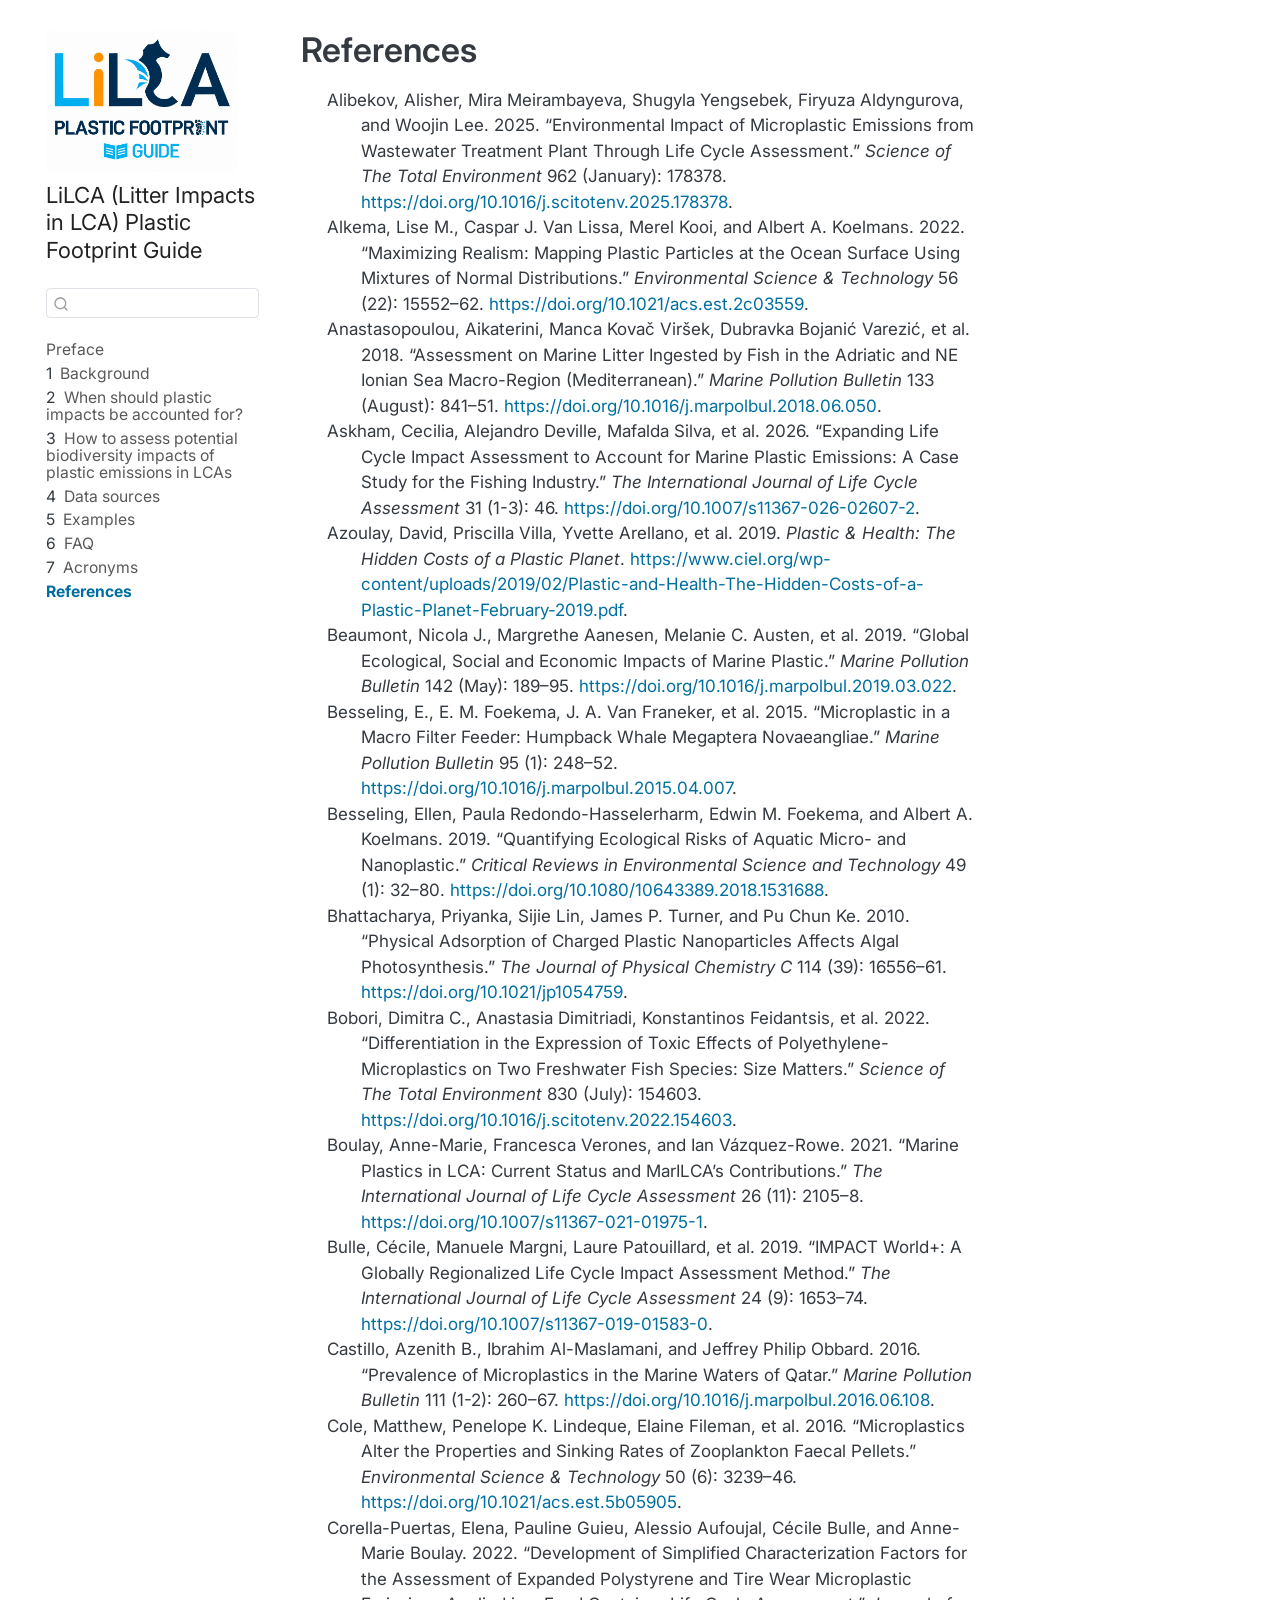
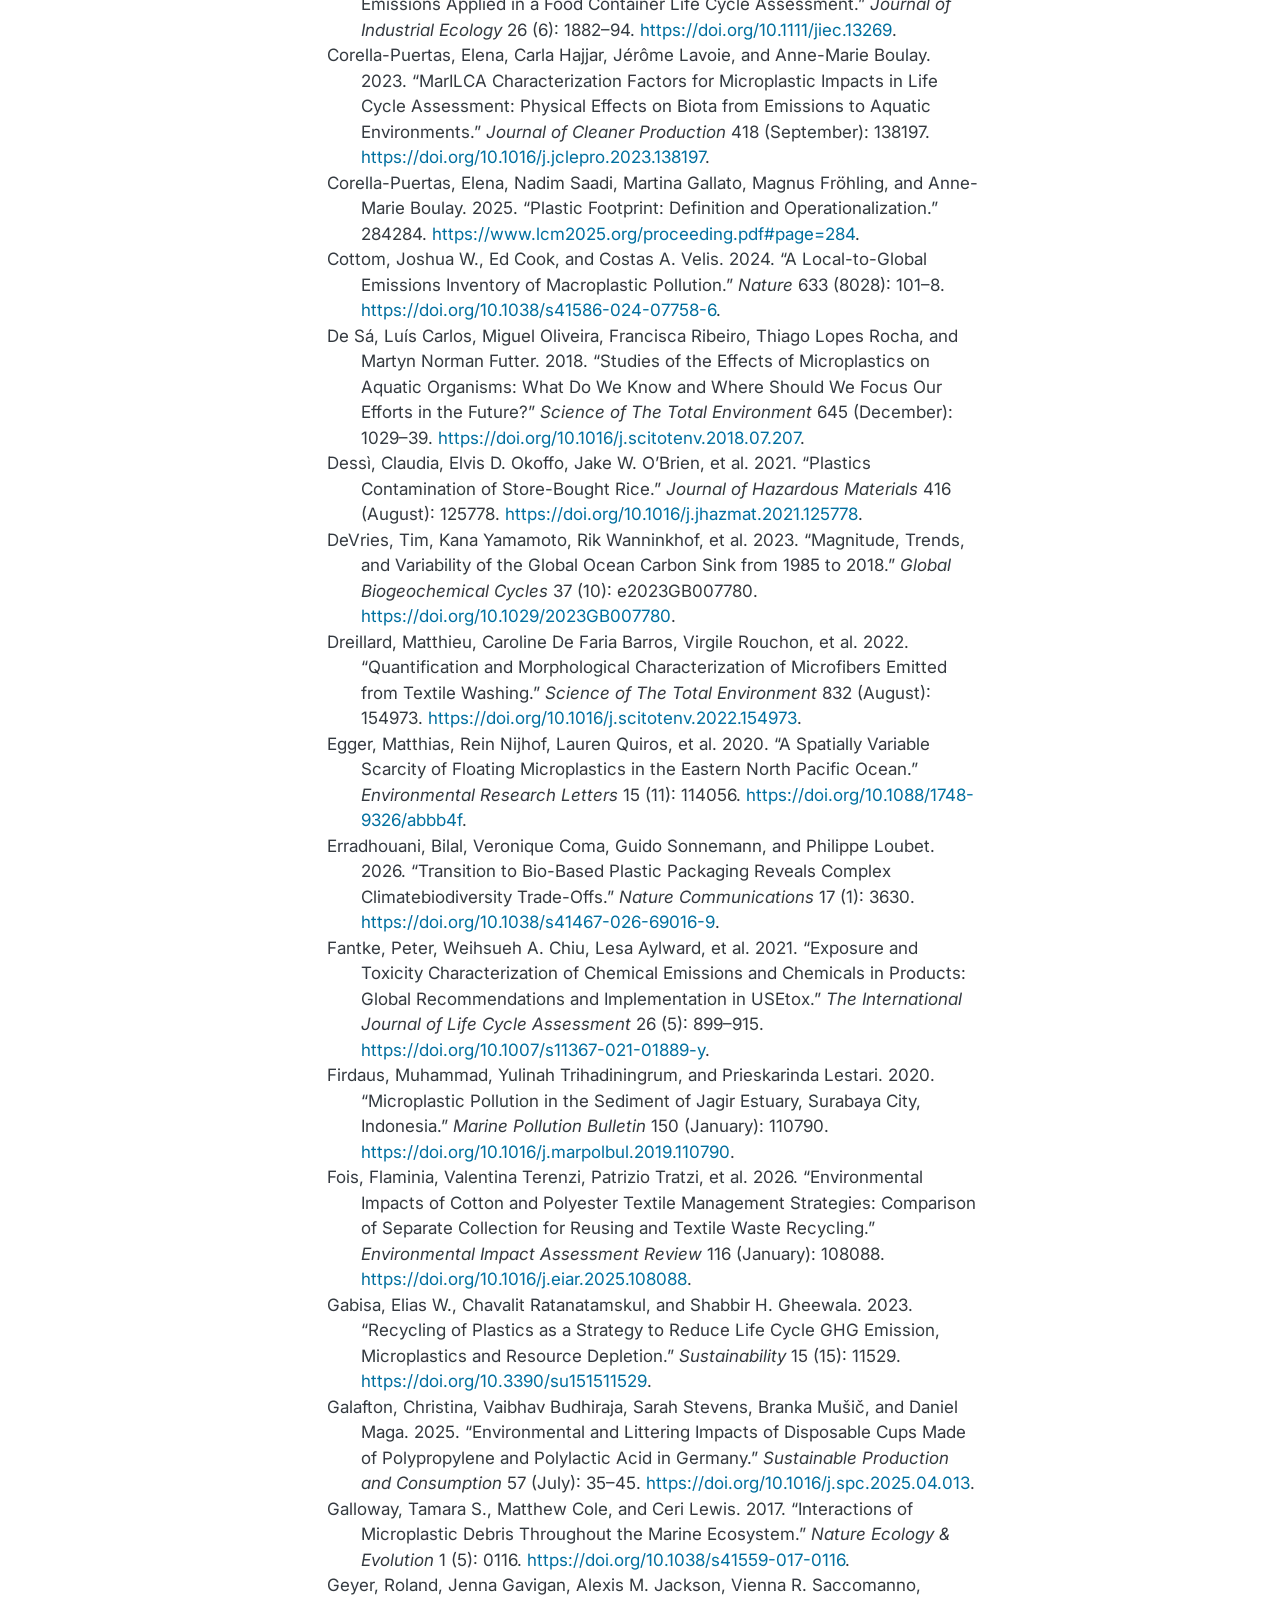
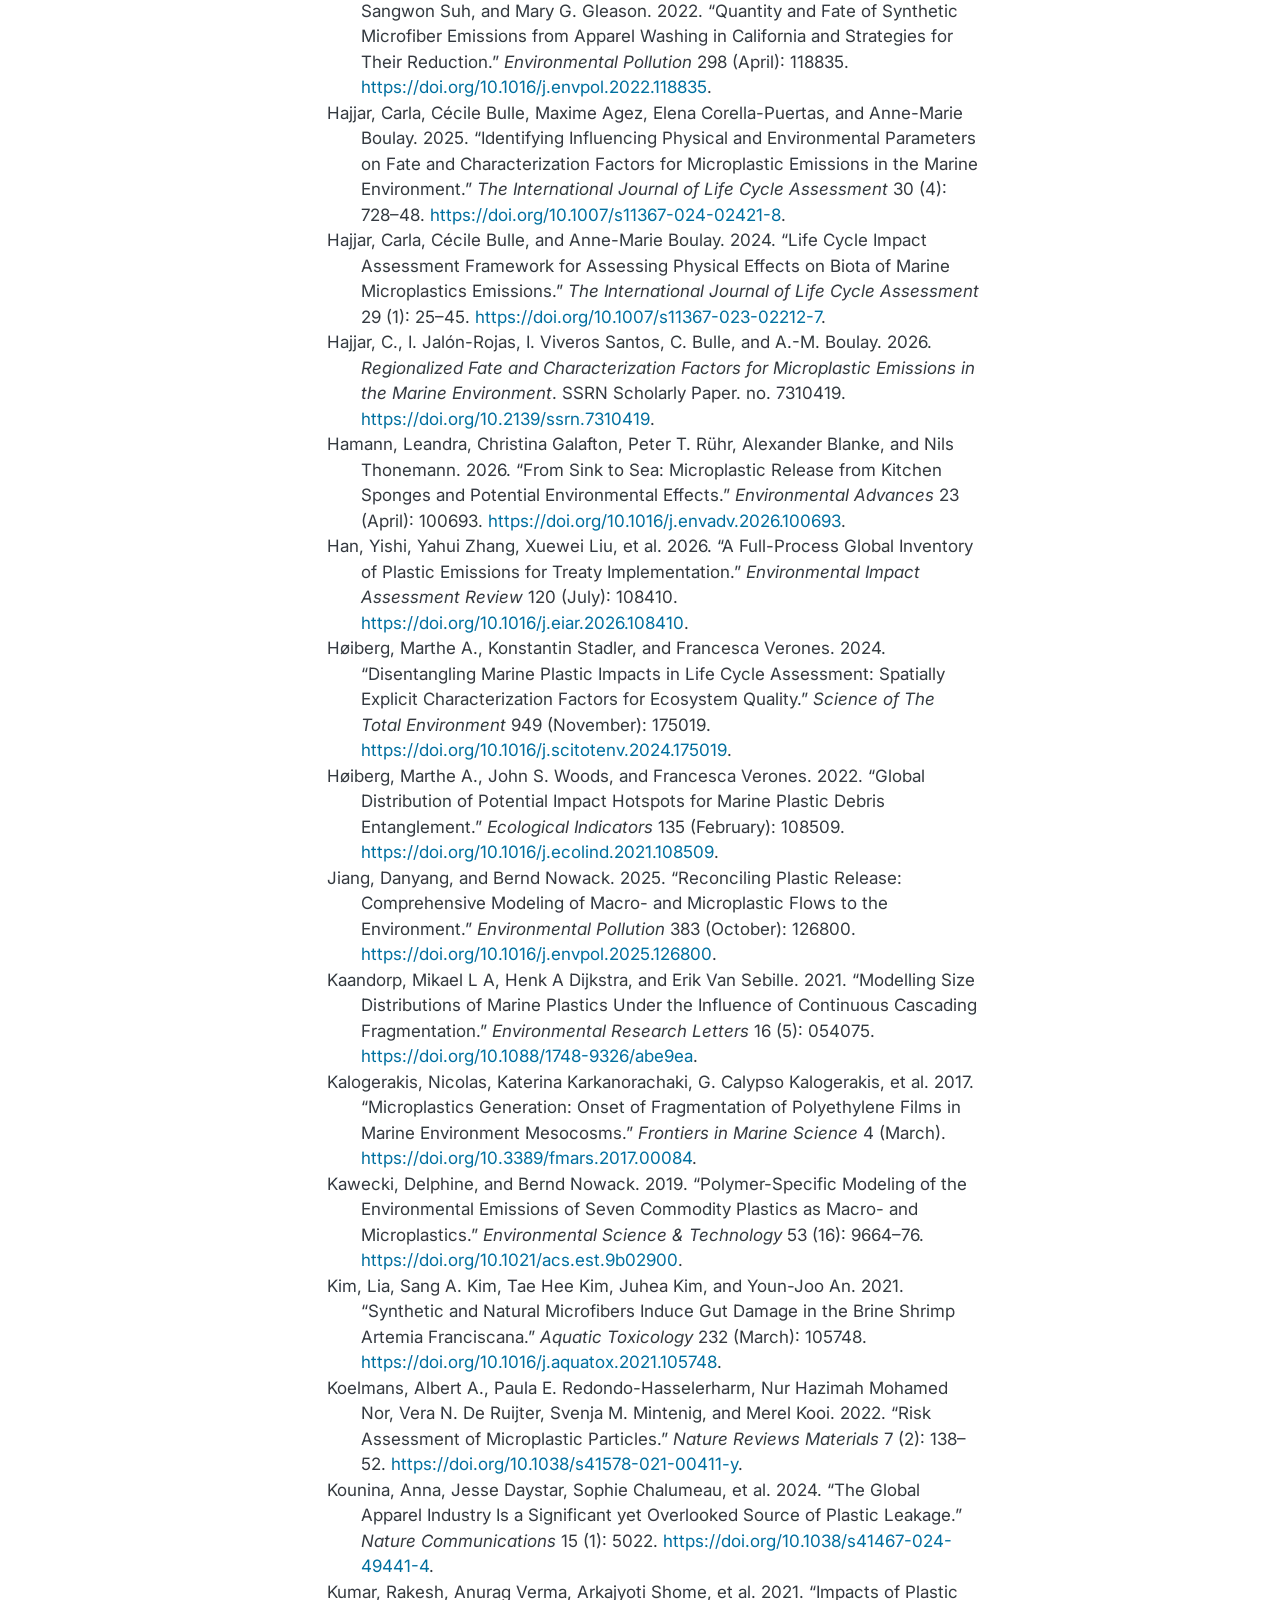
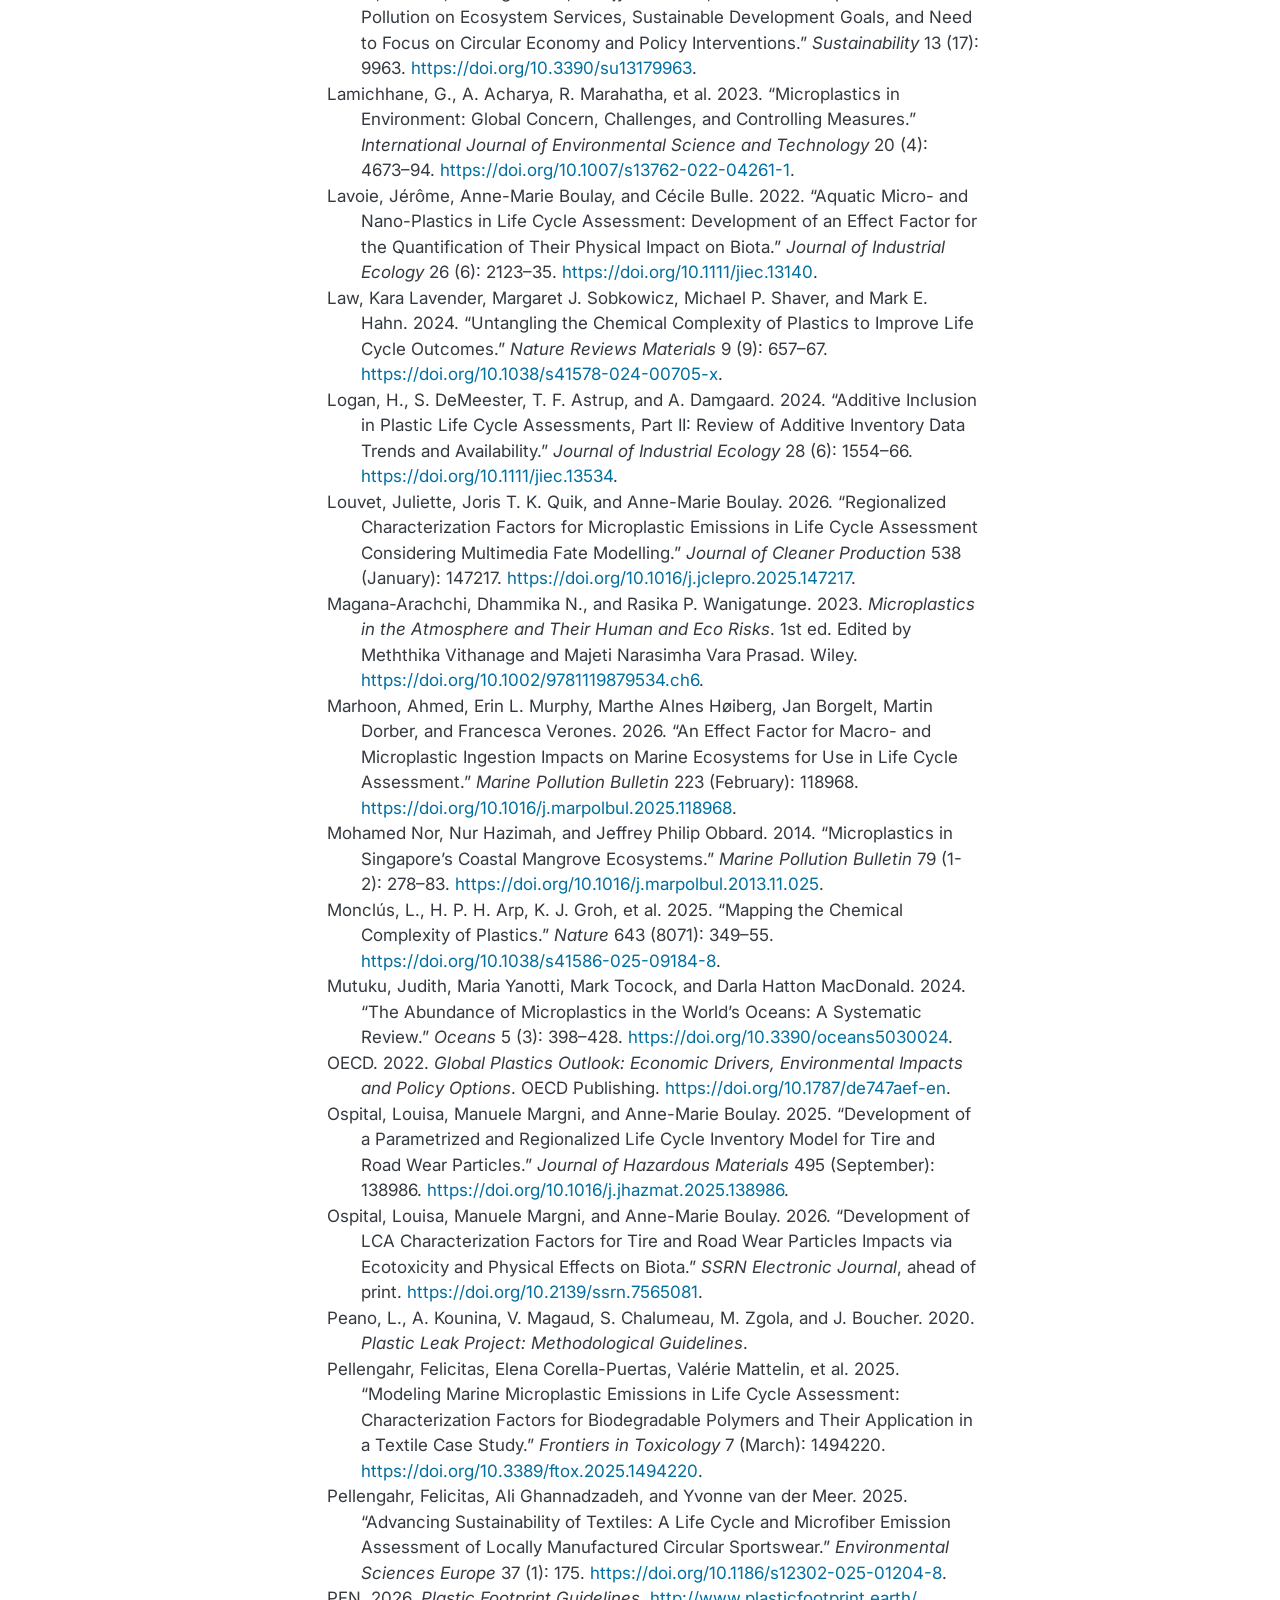
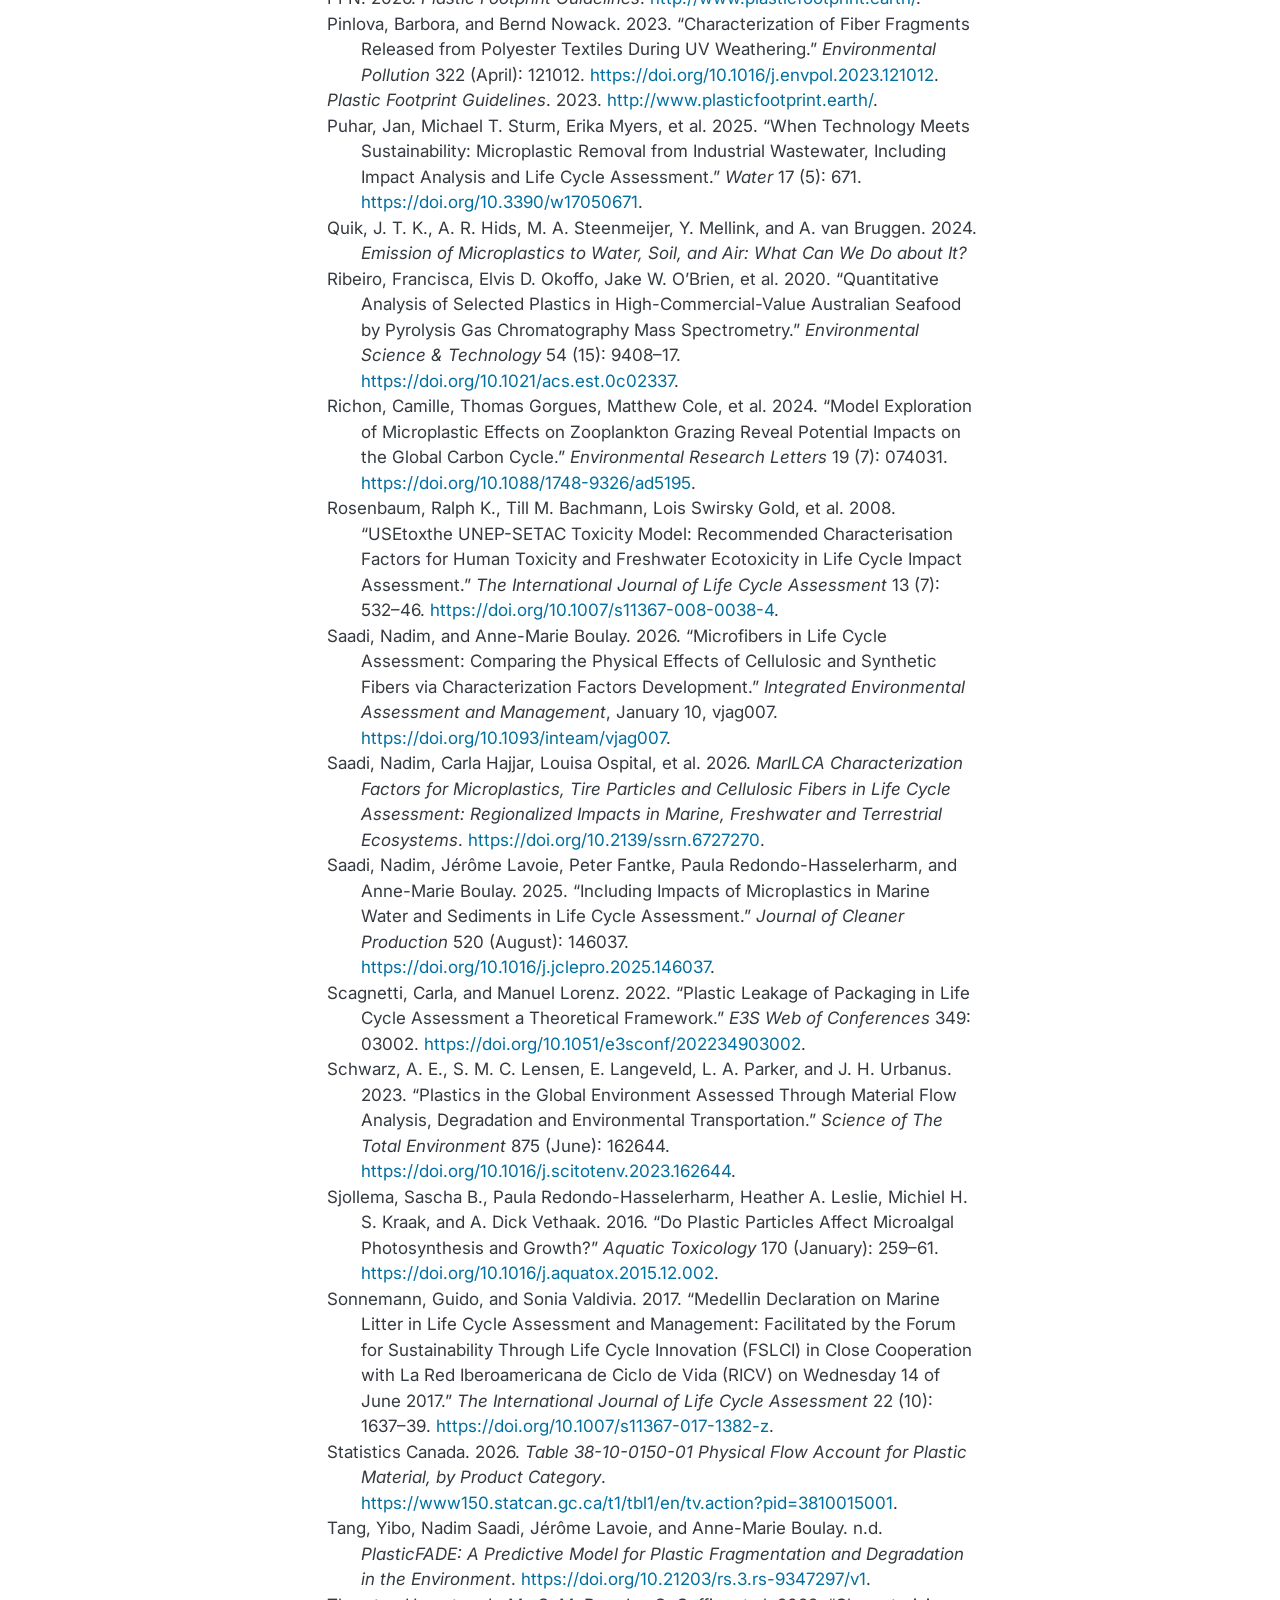
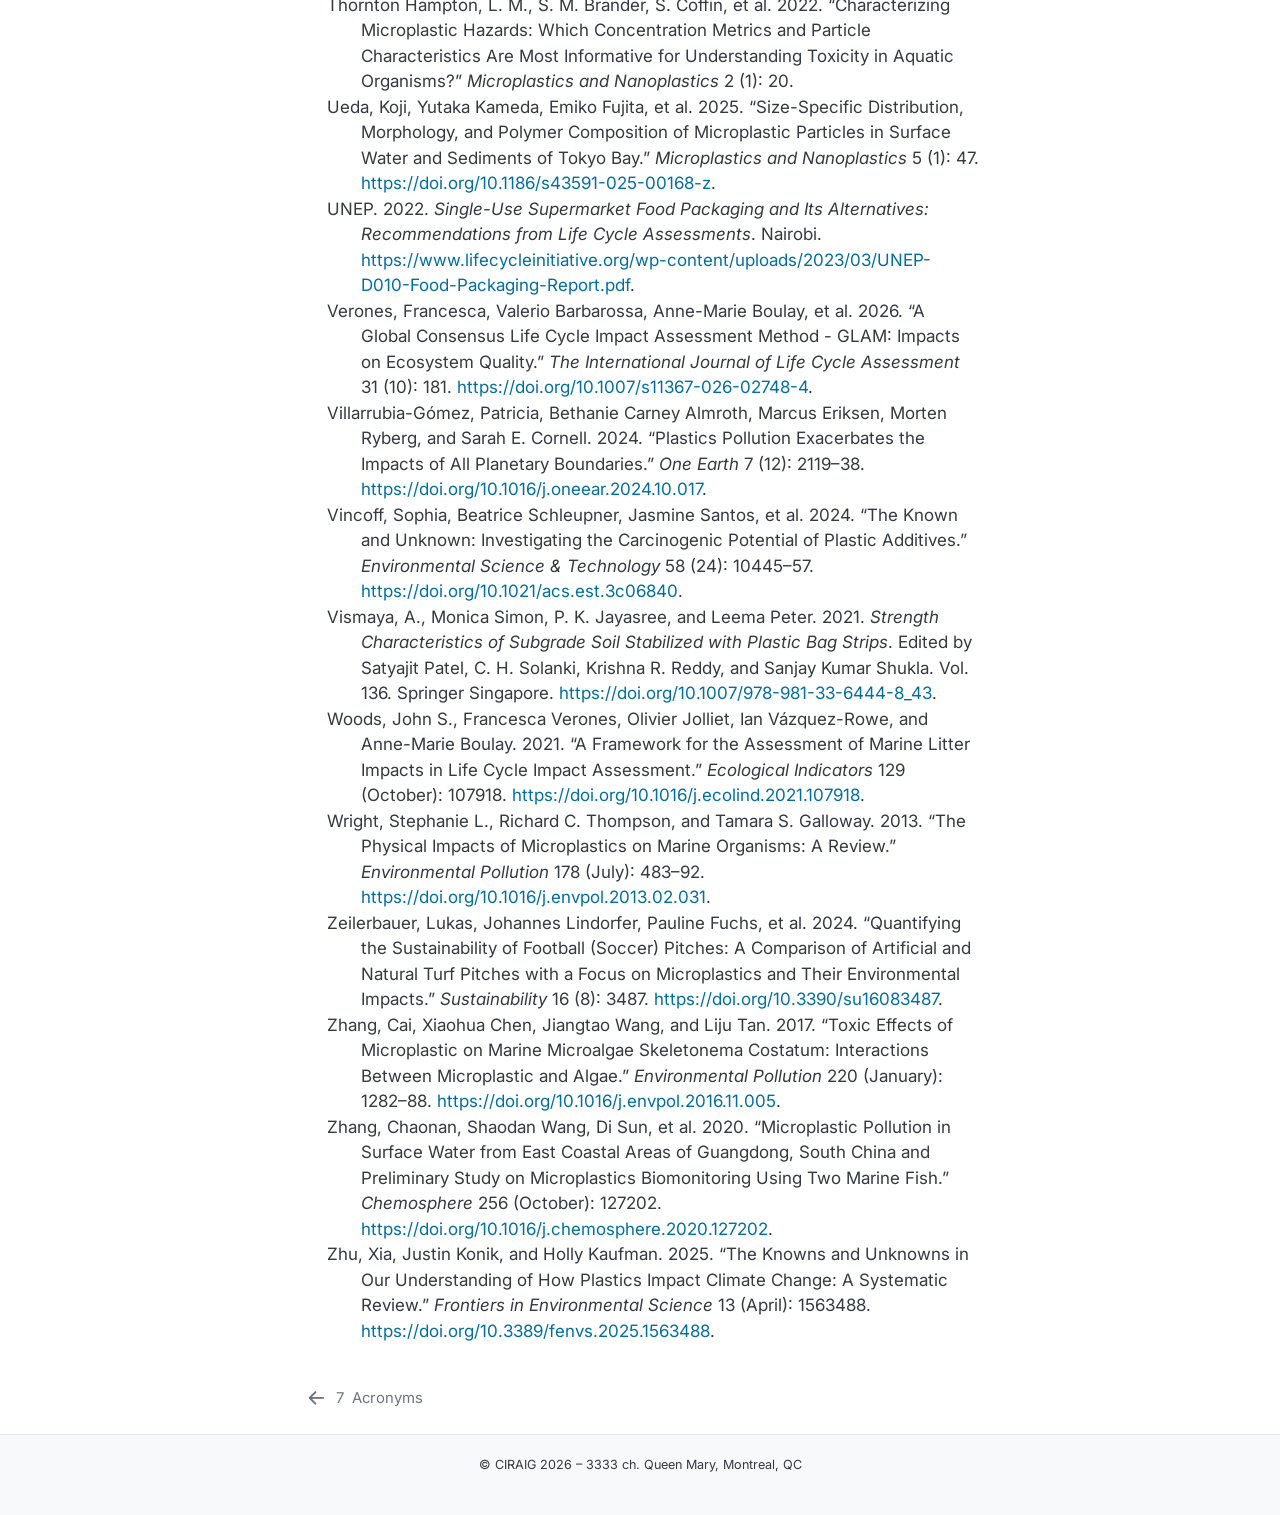
<file: docs/references.html>
<!DOCTYPE html>
<html xmlns="http://www.w3.org/1999/xhtml" lang="en" xml:lang="en"><head>

<meta charset="utf-8">
<meta name="generator" content="quarto-1.9.35">

<meta name="viewport" content="width=device-width, initial-scale=1.0, user-scalable=yes">


<title>References – LiLCA (Litter Impacts in LCA) Plastic Footprint Guide</title>
<style>
/* Default styles provided by pandoc.
** See https://pandoc.org/MANUAL.html#variables-for-html for config info.
*/
code{white-space: pre-wrap;}
span.smallcaps{font-variant: small-caps;}
div.columns{display: flex; gap: min(4vw, 1.5em);}
div.column{flex: auto; overflow-x: auto;}
div.hanging-indent{margin-left: 1.5em; text-indent: -1.5em;}
ul.task-list{list-style: none;}
ul.task-list li input[type="checkbox"] {
  width: 0.8em;
  margin: 0 0.8em 0.2em -1em; /* quarto-specific, see https://github.com/quarto-dev/quarto-cli/issues/4556 */ 
  vertical-align: middle;
}
/* CSS for citations */
div.csl-bib-body { }
div.csl-entry {
  clear: both;
}
.hanging-indent div.csl-entry {
  margin-left:2em;
  text-indent:-2em;
}
div.csl-left-margin {
  min-width:2em;
  float:left;
}
div.csl-right-inline {
  margin-left:2em;
  padding-left:1em;
}
div.csl-indent {
  margin-left: 2em;
}</style>


<script src="libs/quarto-nav/quarto-nav.js"></script>
<script src="libs/quarto-nav/headroom.min.js"></script>
<script src="libs/clipboard/clipboard.min.js"></script>
<script src="libs/quarto-search/autocomplete.umd.js"></script>
<script src="libs/quarto-search/fuse.min.js"></script>
<script src="libs/quarto-search/quarto-search.js"></script>
<meta name="quarto:offset" content="./">
<link href="./07_acronyms.html" rel="prev">
<link href="././resources/figures/seahorse_logo.png" rel="icon" type="image/png">
<script src="libs/quarto-html/quarto.js" type="module"></script>
<script src="libs/quarto-html/tabsets/tabsets.js" type="module"></script>
<script src="libs/quarto-html/popper.min.js"></script>
<script src="libs/quarto-html/tippy.umd.min.js"></script>
<script src="libs/quarto-html/anchor.min.js"></script>
<link href="libs/quarto-html/tippy.css" rel="stylesheet">
<link href="libs/quarto-html/quarto-syntax-highlighting-46f66b053e56abd73bb6e954d61a315b.css" rel="stylesheet" id="quarto-text-highlighting-styles">
<script src="libs/bootstrap/bootstrap.min.js"></script>
<link href="libs/bootstrap/bootstrap-icons.css" rel="stylesheet">
<link href="libs/bootstrap/bootstrap-1c9137b7b1c0320e377730bf2be1742e.min.css" rel="stylesheet" append-hash="true" id="quarto-bootstrap" data-mode="light">
<script id="quarto-search-options" type="application/json">{
  "location": "sidebar",
  "copy-button": false,
  "collapse-after": 3,
  "panel-placement": "start",
  "type": "textbox",
  "limit": 50,
  "keyboard-shortcut": [
    "f",
    "/",
    "s"
  ],
  "show-item-context": false,
  "language": {
    "search-no-results-text": "No results",
    "search-matching-documents-text": "matching documents",
    "search-copy-link-title": "Copy link to search",
    "search-hide-matches-text": "Hide additional matches",
    "search-more-match-text": "more match in this document",
    "search-more-matches-text": "more matches in this document",
    "search-clear-button-title": "Clear",
    "search-text-placeholder": "",
    "search-detached-cancel-button-title": "Cancel",
    "search-submit-button-title": "Submit",
    "search-label": "Search"
  }
}</script>
<link rel="stylesheet" href="https://fonts.googleapis.com/css2?family=Material+Symbols+Outlined">


<link rel="stylesheet" href="resources/custom_style.css">
</head>

<body class="nav-sidebar floating quarto-light">

<div id="quarto-search-results"></div>
  <header id="quarto-header" class="headroom fixed-top">
  <nav class="quarto-secondary-nav">
    <div class="container-fluid d-flex">
      <button type="button" class="quarto-btn-toggle btn" data-bs-toggle="collapse" role="button" data-bs-target=".quarto-sidebar-collapse-item" aria-controls="quarto-sidebar" aria-expanded="false" aria-label="Toggle sidebar navigation" onclick="if (window.quartoToggleHeadroom) { window.quartoToggleHeadroom(); }">
        <i class="bi bi-layout-text-sidebar-reverse"></i>
      </button>
        <nav class="quarto-page-breadcrumbs" aria-label="breadcrumb"><ol class="breadcrumb"><li class="breadcrumb-item"><a href="./references.html">References</a></li></ol></nav>
        <a class="flex-grow-1" role="navigation" data-bs-toggle="collapse" data-bs-target=".quarto-sidebar-collapse-item" aria-controls="quarto-sidebar" aria-expanded="false" aria-label="Toggle sidebar navigation" onclick="if (window.quartoToggleHeadroom) { window.quartoToggleHeadroom(); }">      
        </a>
      <button type="button" class="btn quarto-search-button" aria-label="Search" onclick="window.quartoOpenSearch();">
        <i class="bi bi-search"></i>
      </button>
    </div>
  </nav>
</header>
<!-- content -->
<div id="quarto-content" class="quarto-container page-columns page-rows-contents page-layout-article">
<!-- sidebar -->
  <nav id="quarto-sidebar" class="sidebar collapse collapse-horizontal quarto-sidebar-collapse-item sidebar-navigation floating overflow-auto">
    <div class="pt-lg-2 mt-2 text-left sidebar-header sidebar-header-stacked">
      <a href="./index.html" class="sidebar-logo-link">
      <img src="././resources/figures/lilca_logo_guide.png" alt="" class="sidebar-logo light-content py-0 d-lg-inline d-none">
      <img src="././resources/figures/lilca_logo_guide.png" alt="" class="sidebar-logo dark-content py-0 d-lg-inline d-none">
      </a>
    <div class="sidebar-title mb-0 py-0">
      <a href="./">LiLCA (Litter Impacts in LCA) Plastic Footprint Guide</a> 
    </div>
      </div>
        <div class="mt-2 flex-shrink-0 align-items-center">
        <div class="sidebar-search">
        <div id="quarto-search" class="" title="Search"></div>
        </div>
        </div>
    <div class="sidebar-menu-container"> 
    <ul class="list-unstyled mt-1">
        <li class="sidebar-item">
  <div class="sidebar-item-container"> 
  <a href="./index.html" class="sidebar-item-text sidebar-link">
 <span class="menu-text">Preface</span></a>
  </div>
</li>
        <li class="sidebar-item">
  <div class="sidebar-item-container"> 
  <a href="./01_background.html" class="sidebar-item-text sidebar-link">
 <span class="menu-text"><span class="chapter-number">1</span>&nbsp; <span class="chapter-title">Background</span></span></a>
  </div>
</li>
        <li class="sidebar-item">
  <div class="sidebar-item-container"> 
  <a href="./02_physical-effects-on-biota-decision.html" class="sidebar-item-text sidebar-link">
 <span class="menu-text"><span class="chapter-number">2</span>&nbsp; <span class="chapter-title">When should plastic impacts be accounted for?</span></span></a>
  </div>
</li>
        <li class="sidebar-item">
  <div class="sidebar-item-container"> 
  <a href="./03_applying-cfs-in-lca.html" class="sidebar-item-text sidebar-link">
 <span class="menu-text"><span class="chapter-number">3</span>&nbsp; <span class="chapter-title">How to assess potential biodiversity impacts of plastic emissions in LCAs</span></span></a>
  </div>
</li>
        <li class="sidebar-item">
  <div class="sidebar-item-container"> 
  <a href="./04_data_sources.html" class="sidebar-item-text sidebar-link">
 <span class="menu-text"><span class="chapter-number">4</span>&nbsp; <span class="chapter-title">Data sources</span></span></a>
  </div>
</li>
        <li class="sidebar-item">
  <div class="sidebar-item-container"> 
  <a href="./05_examples.html" class="sidebar-item-text sidebar-link">
 <span class="menu-text"><span class="chapter-number">5</span>&nbsp; <span class="chapter-title">Examples</span></span></a>
  </div>
</li>
        <li class="sidebar-item">
  <div class="sidebar-item-container"> 
  <a href="./06_faq.html" class="sidebar-item-text sidebar-link">
 <span class="menu-text"><span class="chapter-number">6</span>&nbsp; <span class="chapter-title">FAQ</span></span></a>
  </div>
</li>
        <li class="sidebar-item">
  <div class="sidebar-item-container"> 
  <a href="./07_acronyms.html" class="sidebar-item-text sidebar-link">
 <span class="menu-text"><span class="chapter-number">7</span>&nbsp; <span class="chapter-title">Acronyms</span></span></a>
  </div>
</li>
        <li class="sidebar-item">
  <div class="sidebar-item-container"> 
  <a href="./references.html" class="sidebar-item-text sidebar-link active">
 <span class="menu-text">References</span></a>
  </div>
</li>
    </ul>
    </div>
</nav>
<div id="quarto-sidebar-glass" class="quarto-sidebar-collapse-item" data-bs-toggle="collapse" data-bs-target=".quarto-sidebar-collapse-item"></div>
<!-- margin-sidebar -->
    <div id="quarto-margin-sidebar" class="sidebar margin-sidebar zindex-bottom">
        
    </div>
<!-- main -->
<main class="content" id="quarto-document-content">

<header id="title-block-header" class="quarto-title-block default">
<div class="quarto-title">
<h1 class="title">References</h1>
</div>



<div class="quarto-title-meta">

    
  
    
  </div>
  


</header>


<div id="refs" class="references csl-bib-body hanging-indent" role="list">
<div id="ref-alibekov2025" class="csl-entry" role="listitem">
Alibekov, Alisher, Mira Meirambayeva, Shugyla Yengsebek, Firyuza
Aldyngurova, and Woojin Lee. 2025. <span>“Environmental Impact of
Microplastic Emissions from Wastewater Treatment Plant Through Life
Cycle Assessment.”</span> <em>Science of The Total Environment</em> 962
(January): 178378. <a href="https://doi.org/10.1016/j.scitotenv.2025.178378">https://doi.org/10.1016/j.scitotenv.2025.178378</a>.
</div>
<div id="ref-alkema2022" class="csl-entry" role="listitem">
Alkema, Lise M., Caspar J. Van Lissa, Merel Kooi, and Albert A.
Koelmans. 2022. <span>“Maximizing Realism: Mapping Plastic Particles at
the Ocean Surface Using Mixtures of Normal Distributions.”</span>
<em>Environmental Science &amp; Technology</em> 56 (22): 15552–62. <a href="https://doi.org/10.1021/acs.est.2c03559">https://doi.org/10.1021/acs.est.2c03559</a>.
</div>
<div id="ref-anastasopoulou2018" class="csl-entry" role="listitem">
Anastasopoulou, Aikaterini, Manca Kovač Viršek, Dubravka Bojanić
Varezić, et al. 2018. <span>“Assessment on Marine Litter Ingested by
Fish in the Adriatic and NE Ionian Sea Macro-Region
(Mediterranean).”</span> <em>Marine Pollution Bulletin</em> 133
(August): 841–51. <a href="https://doi.org/10.1016/j.marpolbul.2018.06.050">https://doi.org/10.1016/j.marpolbul.2018.06.050</a>.
</div>
<div id="ref-askham2026" class="csl-entry" role="listitem">
Askham, Cecilia, Alejandro Deville, Mafalda Silva, et al. 2026.
<span>“Expanding Life Cycle Impact Assessment to Account for Marine
Plastic Emissions: A Case Study for the Fishing Industry.”</span>
<em>The International Journal of Life Cycle Assessment</em> 31 (1-3):
46. <a href="https://doi.org/10.1007/s11367-026-02607-2">https://doi.org/10.1007/s11367-026-02607-2</a>.
</div>
<div id="ref-azoulay2019" class="csl-entry" role="listitem">
Azoulay, David, Priscilla Villa, Yvette Arellano, et al. 2019.
<em>Plastic &amp; Health: The Hidden Costs of a Plastic Planet</em>. <a href="https://www.ciel.org/wp-content/uploads/2019/02/Plastic-and-Health-The-Hidden-Costs-of-a-Plastic-Planet-February-2019.pdf">https://www.ciel.org/wp-content/uploads/2019/02/Plastic-and-Health-The-Hidden-Costs-of-a-Plastic-Planet-February-2019.pdf</a>.
</div>
<div id="ref-beaumont2019" class="csl-entry" role="listitem">
Beaumont, Nicola J., Margrethe Aanesen, Melanie C. Austen, et al. 2019.
<span>“Global Ecological, Social and Economic Impacts of Marine
Plastic.”</span> <em>Marine Pollution Bulletin</em> 142 (May): 189–95.
<a href="https://doi.org/10.1016/j.marpolbul.2019.03.022">https://doi.org/10.1016/j.marpolbul.2019.03.022</a>.
</div>
<div id="ref-besseling2015" class="csl-entry" role="listitem">
Besseling, E., E. M. Foekema, J. A. Van Franeker, et al. 2015.
<span>“Microplastic in a Macro Filter Feeder: Humpback Whale Megaptera
Novaeangliae.”</span> <em>Marine Pollution Bulletin</em> 95 (1): 248–52.
<a href="https://doi.org/10.1016/j.marpolbul.2015.04.007">https://doi.org/10.1016/j.marpolbul.2015.04.007</a>.
</div>
<div id="ref-besseling2019" class="csl-entry" role="listitem">
Besseling, Ellen, Paula Redondo-Hasselerharm, Edwin M. Foekema, and
Albert A. Koelmans. 2019. <span>“Quantifying Ecological Risks of Aquatic
Micro- and Nanoplastic.”</span> <em>Critical Reviews in Environmental
Science and Technology</em> 49 (1): 32–80. <a href="https://doi.org/10.1080/10643389.2018.1531688">https://doi.org/10.1080/10643389.2018.1531688</a>.
</div>
<div id="ref-bhattacharya2010" class="csl-entry" role="listitem">
Bhattacharya, Priyanka, Sijie Lin, James P. Turner, and Pu Chun Ke.
2010. <span>“Physical Adsorption of Charged Plastic Nanoparticles
Affects Algal Photosynthesis.”</span> <em>The Journal of Physical
Chemistry C</em> 114 (39): 16556–61. <a href="https://doi.org/10.1021/jp1054759">https://doi.org/10.1021/jp1054759</a>.
</div>
<div id="ref-bobori2022" class="csl-entry" role="listitem">
Bobori, Dimitra C., Anastasia Dimitriadi, Konstantinos Feidantsis, et
al. 2022. <span>“Differentiation in the Expression of Toxic Effects of
Polyethylene-Microplastics on Two Freshwater Fish Species: Size
Matters.”</span> <em>Science of The Total Environment</em> 830 (July):
154603. <a href="https://doi.org/10.1016/j.scitotenv.2022.154603">https://doi.org/10.1016/j.scitotenv.2022.154603</a>.
</div>
<div id="ref-boulay2021" class="csl-entry" role="listitem">
Boulay, Anne-Marie, Francesca Verones, and Ian Vázquez-Rowe. 2021.
<span>“Marine Plastics in LCA: Current Status and MarILCA<span>’</span>s
Contributions.”</span> <em>The International Journal of Life Cycle
Assessment</em> 26 (11): 2105–8. <a href="https://doi.org/10.1007/s11367-021-01975-1">https://doi.org/10.1007/s11367-021-01975-1</a>.
</div>
<div id="ref-bulle2019" class="csl-entry" role="listitem">
Bulle, Cécile, Manuele Margni, Laure Patouillard, et al. 2019.
<span>“IMPACT World+: A Globally Regionalized Life Cycle Impact
Assessment Method.”</span> <em>The International Journal of Life Cycle
Assessment</em> 24 (9): 1653–74. <a href="https://doi.org/10.1007/s11367-019-01583-0">https://doi.org/10.1007/s11367-019-01583-0</a>.
</div>
<div id="ref-castillo2016" class="csl-entry" role="listitem">
Castillo, Azenith B., Ibrahim Al-Maslamani, and Jeffrey Philip Obbard.
2016. <span>“Prevalence of Microplastics in the Marine Waters of
Qatar.”</span> <em>Marine Pollution Bulletin</em> 111 (1-2): 260–67. <a href="https://doi.org/10.1016/j.marpolbul.2016.06.108">https://doi.org/10.1016/j.marpolbul.2016.06.108</a>.
</div>
<div id="ref-cole2016" class="csl-entry" role="listitem">
Cole, Matthew, Penelope K. Lindeque, Elaine Fileman, et al. 2016.
<span>“Microplastics Alter the Properties and Sinking Rates of
Zooplankton Faecal Pellets.”</span> <em>Environmental Science &amp;
Technology</em> 50 (6): 3239–46. <a href="https://doi.org/10.1021/acs.est.5b05905">https://doi.org/10.1021/acs.est.5b05905</a>.
</div>
<div id="ref-corella-puertas2022" class="csl-entry" role="listitem">
Corella-Puertas, Elena, Pauline Guieu, Alessio Aufoujal, Cécile Bulle,
and Anne-Marie Boulay. 2022. <span>“Development of Simplified
Characterization Factors for the Assessment of Expanded Polystyrene and
Tire Wear Microplastic Emissions Applied in a Food Container Life Cycle
Assessment.”</span> <em>Journal of Industrial Ecology</em> 26 (6):
1882–94. <a href="https://doi.org/10.1111/jiec.13269">https://doi.org/10.1111/jiec.13269</a>.
</div>
<div id="ref-corella-puertas2023" class="csl-entry" role="listitem">
Corella-Puertas, Elena, Carla Hajjar, Jérôme Lavoie, and Anne-Marie
Boulay. 2023. <span>“MarILCA Characterization Factors for Microplastic
Impacts in Life Cycle Assessment: Physical Effects on Biota from
Emissions to Aquatic Environments.”</span> <em>Journal of Cleaner
Production</em> 418 (September): 138197. <a href="https://doi.org/10.1016/j.jclepro.2023.138197">https://doi.org/10.1016/j.jclepro.2023.138197</a>.
</div>
<div id="ref-corella-puertas2025" class="csl-entry" role="listitem">
Corella-Puertas, Elena, Nadim Saadi, Martina Gallato, Magnus Fröhling,
and Anne-Marie Boulay. 2025. <span>“Plastic Footprint: Definition and
Operationalization.”</span> 284284. <a href="https://www.lcm2025.org/proceeding.pdf#page=284">https://www.lcm2025.org/proceeding.pdf#page=284</a>.
</div>
<div id="ref-cottom2024" class="csl-entry" role="listitem">
Cottom, Joshua W., Ed Cook, and Costas A. Velis. 2024. <span>“A
Local-to-Global Emissions Inventory of Macroplastic Pollution.”</span>
<em>Nature</em> 633 (8028): 101–8. <a href="https://doi.org/10.1038/s41586-024-07758-6">https://doi.org/10.1038/s41586-024-07758-6</a>.
</div>
<div id="ref-desá2018" class="csl-entry" role="listitem">
De Sá, Luís Carlos, Miguel Oliveira, Francisca Ribeiro, Thiago Lopes
Rocha, and Martyn Norman Futter. 2018. <span>“Studies of the Effects of
Microplastics on Aquatic Organisms: What Do We Know and Where Should We
Focus Our Efforts in the Future?”</span> <em>Science of The Total
Environment</em> 645 (December): 1029–39. <a href="https://doi.org/10.1016/j.scitotenv.2018.07.207">https://doi.org/10.1016/j.scitotenv.2018.07.207</a>.
</div>
<div id="ref-dessì2021" class="csl-entry" role="listitem">
Dessì, Claudia, Elvis D. Okoffo, Jake W. O’Brien, et al. 2021.
<span>“Plastics Contamination of Store-Bought Rice.”</span> <em>Journal
of Hazardous Materials</em> 416 (August): 125778. <a href="https://doi.org/10.1016/j.jhazmat.2021.125778">https://doi.org/10.1016/j.jhazmat.2021.125778</a>.
</div>
<div id="ref-devries2023" class="csl-entry" role="listitem">
DeVries, Tim, Kana Yamamoto, Rik Wanninkhof, et al. 2023.
<span>“Magnitude, Trends, and Variability of the Global Ocean Carbon
Sink from 1985 to 2018.”</span> <em>Global Biogeochemical Cycles</em> 37
(10): e2023GB007780. <a href="https://doi.org/10.1029/2023GB007780">https://doi.org/10.1029/2023GB007780</a>.
</div>
<div id="ref-dreillard2022" class="csl-entry" role="listitem">
Dreillard, Matthieu, Caroline De Faria Barros, Virgile Rouchon, et al.
2022. <span>“Quantification and Morphological Characterization of
Microfibers Emitted from Textile Washing.”</span> <em>Science of The
Total Environment</em> 832 (August): 154973. <a href="https://doi.org/10.1016/j.scitotenv.2022.154973">https://doi.org/10.1016/j.scitotenv.2022.154973</a>.
</div>
<div id="ref-egger2020" class="csl-entry" role="listitem">
Egger, Matthias, Rein Nijhof, Lauren Quiros, et al. 2020. <span>“A
Spatially Variable Scarcity of Floating Microplastics in the Eastern
North Pacific Ocean.”</span> <em>Environmental Research Letters</em> 15
(11): 114056. <a href="https://doi.org/10.1088/1748-9326/abbb4f">https://doi.org/10.1088/1748-9326/abbb4f</a>.
</div>
<div id="ref-erradhouani2026" class="csl-entry" role="listitem">
Erradhouani, Bilal, Veronique Coma, Guido Sonnemann, and Philippe
Loubet. 2026. <span>“Transition to Bio-Based Plastic Packaging Reveals
Complex Climate<span></span>biodiversity Trade-Offs.”</span> <em>Nature
Communications</em> 17 (1): 3630. <a href="https://doi.org/10.1038/s41467-026-69016-9">https://doi.org/10.1038/s41467-026-69016-9</a>.
</div>
<div id="ref-fantke2021" class="csl-entry" role="listitem">
Fantke, Peter, Weihsueh A. Chiu, Lesa Aylward, et al. 2021.
<span>“Exposure and Toxicity Characterization of Chemical Emissions and
Chemicals in Products: Global Recommendations and Implementation in
USEtox.”</span> <em>The International Journal of Life Cycle
Assessment</em> 26 (5): 899–915. <a href="https://doi.org/10.1007/s11367-021-01889-y">https://doi.org/10.1007/s11367-021-01889-y</a>.
</div>
<div id="ref-firdaus2020" class="csl-entry" role="listitem">
Firdaus, Muhammad, Yulinah Trihadiningrum, and Prieskarinda Lestari.
2020. <span>“Microplastic Pollution in the Sediment of Jagir Estuary,
Surabaya City, Indonesia.”</span> <em>Marine Pollution Bulletin</em> 150
(January): 110790. <a href="https://doi.org/10.1016/j.marpolbul.2019.110790">https://doi.org/10.1016/j.marpolbul.2019.110790</a>.
</div>
<div id="ref-fois2026" class="csl-entry" role="listitem">
Fois, Flaminia, Valentina Terenzi, Patrizio Tratzi, et al. 2026.
<span>“Environmental Impacts of Cotton and Polyester Textile Management
Strategies: Comparison of Separate Collection for Reusing and Textile
Waste Recycling.”</span> <em>Environmental Impact Assessment Review</em>
116 (January): 108088. <a href="https://doi.org/10.1016/j.eiar.2025.108088">https://doi.org/10.1016/j.eiar.2025.108088</a>.
</div>
<div id="ref-gabisa2023" class="csl-entry" role="listitem">
Gabisa, Elias W., Chavalit Ratanatamskul, and Shabbir H. Gheewala. 2023.
<span>“Recycling of Plastics as a Strategy to Reduce Life Cycle GHG
Emission, Microplastics and Resource Depletion.”</span>
<em>Sustainability</em> 15 (15): 11529. <a href="https://doi.org/10.3390/su151511529">https://doi.org/10.3390/su151511529</a>.
</div>
<div id="ref-galafton2025" class="csl-entry" role="listitem">
Galafton, Christina, Vaibhav Budhiraja, Sarah Stevens, Branka Mušič, and
Daniel Maga. 2025. <span>“Environmental and Littering Impacts of
Disposable Cups Made of Polypropylene and Polylactic Acid in
Germany.”</span> <em>Sustainable Production and Consumption</em> 57
(July): 35–45. <a href="https://doi.org/10.1016/j.spc.2025.04.013">https://doi.org/10.1016/j.spc.2025.04.013</a>.
</div>
<div id="ref-galloway2017" class="csl-entry" role="listitem">
Galloway, Tamara S., Matthew Cole, and Ceri Lewis. 2017.
<span>“Interactions of Microplastic Debris Throughout the Marine
Ecosystem.”</span> <em>Nature Ecology &amp; Evolution</em> 1 (5): 0116.
<a href="https://doi.org/10.1038/s41559-017-0116">https://doi.org/10.1038/s41559-017-0116</a>.
</div>
<div id="ref-geyer2022" class="csl-entry" role="listitem">
Geyer, Roland, Jenna Gavigan, Alexis M. Jackson, Vienna R. Saccomanno,
Sangwon Suh, and Mary G. Gleason. 2022. <span>“Quantity and Fate of
Synthetic Microfiber Emissions from Apparel Washing in California and
Strategies for Their Reduction.”</span> <em>Environmental Pollution</em>
298 (April): 118835. <a href="https://doi.org/10.1016/j.envpol.2022.118835">https://doi.org/10.1016/j.envpol.2022.118835</a>.
</div>
<div id="ref-hajjar2025" class="csl-entry" role="listitem">
Hajjar, Carla, Cécile Bulle, Maxime Agez, Elena Corella-Puertas, and
Anne-Marie Boulay. 2025. <span>“Identifying Influencing Physical and
Environmental Parameters on Fate and Characterization Factors for
Microplastic Emissions in the Marine Environment.”</span> <em>The
International Journal of Life Cycle Assessment</em> 30 (4): 728–48. <a href="https://doi.org/10.1007/s11367-024-02421-8">https://doi.org/10.1007/s11367-024-02421-8</a>.
</div>
<div id="ref-hajjar2024" class="csl-entry" role="listitem">
Hajjar, Carla, Cécile Bulle, and Anne-Marie Boulay. 2024. <span>“Life
Cycle Impact Assessment Framework for Assessing Physical Effects on
Biota of Marine Microplastics Emissions.”</span> <em>The International
Journal of Life Cycle Assessment</em> 29 (1): 25–45. <a href="https://doi.org/10.1007/s11367-023-02212-7">https://doi.org/10.1007/s11367-023-02212-7</a>.
</div>
<div id="ref-hajjar2026regionalized" class="csl-entry" role="listitem">
Hajjar, C., I. Jalón-Rojas, I. Viveros Santos, C. Bulle, and A.-M.
Boulay. 2026. <em>Regionalized Fate and Characterization Factors for
Microplastic Emissions in the Marine Environment</em>. SSRN Scholarly
Paper. no. 7310419. <a href="https://doi.org/10.2139/ssrn.7310419">https://doi.org/10.2139/ssrn.7310419</a>.
</div>
<div id="ref-hamann2026" class="csl-entry" role="listitem">
Hamann, Leandra, Christina Galafton, Peter T. Rühr, Alexander Blanke,
and Nils Thonemann. 2026. <span>“From Sink to Sea: Microplastic Release
from Kitchen Sponges and Potential Environmental Effects.”</span>
<em>Environmental Advances</em> 23 (April): 100693. <a href="https://doi.org/10.1016/j.envadv.2026.100693">https://doi.org/10.1016/j.envadv.2026.100693</a>.
</div>
<div id="ref-han2026" class="csl-entry" role="listitem">
Han, Yishi, Yahui Zhang, Xuewei Liu, et al. 2026. <span>“A Full-Process
Global Inventory of Plastic Emissions for Treaty Implementation.”</span>
<em>Environmental Impact Assessment Review</em> 120 (July): 108410. <a href="https://doi.org/10.1016/j.eiar.2026.108410">https://doi.org/10.1016/j.eiar.2026.108410</a>.
</div>
<div id="ref-høiberg2024" class="csl-entry" role="listitem">
Høiberg, Marthe A., Konstantin Stadler, and Francesca Verones. 2024.
<span>“Disentangling Marine Plastic Impacts in Life Cycle Assessment:
Spatially Explicit Characterization Factors for Ecosystem
Quality.”</span> <em>Science of The Total Environment</em> 949
(November): 175019. <a href="https://doi.org/10.1016/j.scitotenv.2024.175019">https://doi.org/10.1016/j.scitotenv.2024.175019</a>.
</div>
<div id="ref-høiberg2022" class="csl-entry" role="listitem">
Høiberg, Marthe A., John S. Woods, and Francesca Verones. 2022.
<span>“Global Distribution of Potential Impact Hotspots for Marine
Plastic Debris Entanglement.”</span> <em>Ecological Indicators</em> 135
(February): 108509. <a href="https://doi.org/10.1016/j.ecolind.2021.108509">https://doi.org/10.1016/j.ecolind.2021.108509</a>.
</div>
<div id="ref-jiang2025" class="csl-entry" role="listitem">
Jiang, Danyang, and Bernd Nowack. 2025. <span>“Reconciling Plastic
Release: Comprehensive Modeling of Macro- and Microplastic Flows to the
Environment.”</span> <em>Environmental Pollution</em> 383 (October):
126800. <a href="https://doi.org/10.1016/j.envpol.2025.126800">https://doi.org/10.1016/j.envpol.2025.126800</a>.
</div>
<div id="ref-kaandorp2021" class="csl-entry" role="listitem">
Kaandorp, Mikael L A, Henk A Dijkstra, and Erik Van Sebille. 2021.
<span>“Modelling Size Distributions of Marine Plastics Under the
Influence of Continuous Cascading Fragmentation.”</span>
<em>Environmental Research Letters</em> 16 (5): 054075. <a href="https://doi.org/10.1088/1748-9326/abe9ea">https://doi.org/10.1088/1748-9326/abe9ea</a>.
</div>
<div id="ref-kalogerakis2017" class="csl-entry" role="listitem">
Kalogerakis, Nicolas, Katerina Karkanorachaki, G. Calypso Kalogerakis,
et al. 2017. <span>“Microplastics Generation: Onset of Fragmentation of
Polyethylene Films in Marine Environment Mesocosms.”</span>
<em>Frontiers in Marine Science</em> 4 (March). <a href="https://doi.org/10.3389/fmars.2017.00084">https://doi.org/10.3389/fmars.2017.00084</a>.
</div>
<div id="ref-kawecki2019" class="csl-entry" role="listitem">
Kawecki, Delphine, and Bernd Nowack. 2019. <span>“Polymer-Specific
Modeling of the Environmental Emissions of Seven Commodity Plastics as
Macro- and Microplastics.”</span> <em>Environmental Science &amp;
Technology</em> 53 (16): 9664–76. <a href="https://doi.org/10.1021/acs.est.9b02900">https://doi.org/10.1021/acs.est.9b02900</a>.
</div>
<div id="ref-kim2021" class="csl-entry" role="listitem">
Kim, Lia, Sang A. Kim, Tae Hee Kim, Juhea Kim, and Youn-Joo An. 2021.
<span>“Synthetic and Natural Microfibers Induce Gut Damage in the Brine
Shrimp Artemia Franciscana.”</span> <em>Aquatic Toxicology</em> 232
(March): 105748. <a href="https://doi.org/10.1016/j.aquatox.2021.105748">https://doi.org/10.1016/j.aquatox.2021.105748</a>.
</div>
<div id="ref-koelmans2022" class="csl-entry" role="listitem">
Koelmans, Albert A., Paula E. Redondo-Hasselerharm, Nur Hazimah Mohamed
Nor, Vera N. De Ruijter, Svenja M. Mintenig, and Merel Kooi. 2022.
<span>“Risk Assessment of Microplastic Particles.”</span> <em>Nature
Reviews Materials</em> 7 (2): 138–52. <a href="https://doi.org/10.1038/s41578-021-00411-y">https://doi.org/10.1038/s41578-021-00411-y</a>.
</div>
<div id="ref-kounina2024" class="csl-entry" role="listitem">
Kounina, Anna, Jesse Daystar, Sophie Chalumeau, et al. 2024. <span>“The
Global Apparel Industry Is a Significant yet Overlooked Source of
Plastic Leakage.”</span> <em>Nature Communications</em> 15 (1): 5022. <a href="https://doi.org/10.1038/s41467-024-49441-4">https://doi.org/10.1038/s41467-024-49441-4</a>.
</div>
<div id="ref-kumar2021" class="csl-entry" role="listitem">
Kumar, Rakesh, Anurag Verma, Arkajyoti Shome, et al. 2021.
<span>“Impacts of Plastic Pollution on Ecosystem Services, Sustainable
Development Goals, and Need to Focus on Circular Economy and Policy
Interventions.”</span> <em>Sustainability</em> 13 (17): 9963. <a href="https://doi.org/10.3390/su13179963">https://doi.org/10.3390/su13179963</a>.
</div>
<div id="ref-lamichhane2023" class="csl-entry" role="listitem">
Lamichhane, G., A. Acharya, R. Marahatha, et al. 2023.
<span>“Microplastics in Environment: Global Concern, Challenges, and
Controlling Measures.”</span> <em>International Journal of Environmental
Science and Technology</em> 20 (4): 4673–94. <a href="https://doi.org/10.1007/s13762-022-04261-1">https://doi.org/10.1007/s13762-022-04261-1</a>.
</div>
<div id="ref-lavoie2022" class="csl-entry" role="listitem">
Lavoie, Jérôme, Anne-Marie Boulay, and Cécile Bulle. 2022.
<span>“Aquatic Micro<span>-</span> and Nano<span>-</span>Plastics in
Life Cycle Assessment: Development of an Effect Factor for the
Quantification of Their Physical Impact on Biota.”</span> <em>Journal of
Industrial Ecology</em> 26 (6): 2123–35. <a href="https://doi.org/10.1111/jiec.13140">https://doi.org/10.1111/jiec.13140</a>.
</div>
<div id="ref-law2024" class="csl-entry" role="listitem">
Law, Kara Lavender, Margaret J. Sobkowicz, Michael P. Shaver, and Mark
E. Hahn. 2024. <span>“Untangling the Chemical Complexity of Plastics to
Improve Life Cycle Outcomes.”</span> <em>Nature Reviews Materials</em> 9
(9): 657–67. <a href="https://doi.org/10.1038/s41578-024-00705-x">https://doi.org/10.1038/s41578-024-00705-x</a>.
</div>
<div id="ref-logan2024" class="csl-entry" role="listitem">
Logan, H., S. DeMeester, T. F. Astrup, and A. Damgaard. 2024.
<span>“Additive Inclusion in Plastic Life Cycle Assessments, Part II:
Review of Additive Inventory Data Trends and Availability.”</span>
<em>Journal of Industrial Ecology</em> 28 (6): 1554–66. <a href="https://doi.org/10.1111/jiec.13534">https://doi.org/10.1111/jiec.13534</a>.
</div>
<div id="ref-louvet2026" class="csl-entry" role="listitem">
Louvet, Juliette, Joris T. K. Quik, and Anne-Marie Boulay. 2026.
<span>“Regionalized Characterization Factors for Microplastic Emissions
in Life Cycle Assessment Considering Multimedia Fate Modelling.”</span>
<em>Journal of Cleaner Production</em> 538 (January): 147217. <a href="https://doi.org/10.1016/j.jclepro.2025.147217">https://doi.org/10.1016/j.jclepro.2025.147217</a>.
</div>
<div id="ref-magana-arachchi2023" class="csl-entry" role="listitem">
Magana-Arachchi, Dhammika N., and Rasika P. Wanigatunge. 2023.
<em>Microplastics in the Atmosphere and Their Human and Eco Risks</em>.
1st ed. Edited by Meththika Vithanage and Majeti Narasimha Vara Prasad.
Wiley. <a href="https://doi.org/10.1002/9781119879534.ch6">https://doi.org/10.1002/9781119879534.ch6</a>.
</div>
<div id="ref-marhoon2026" class="csl-entry" role="listitem">
Marhoon, Ahmed, Erin L. Murphy, Marthe Alnes Høiberg, Jan Borgelt,
Martin Dorber, and Francesca Verones. 2026. <span>“An Effect Factor for
Macro- and Microplastic Ingestion Impacts on Marine Ecosystems for Use
in Life Cycle Assessment.”</span> <em>Marine Pollution Bulletin</em> 223
(February): 118968. <a href="https://doi.org/10.1016/j.marpolbul.2025.118968">https://doi.org/10.1016/j.marpolbul.2025.118968</a>.
</div>
<div id="ref-mohamednor2014" class="csl-entry" role="listitem">
Mohamed Nor, Nur Hazimah, and Jeffrey Philip Obbard. 2014.
<span>“Microplastics in Singapore<span>’</span>s Coastal Mangrove
Ecosystems.”</span> <em>Marine Pollution Bulletin</em> 79 (1-2): 278–83.
<a href="https://doi.org/10.1016/j.marpolbul.2013.11.025">https://doi.org/10.1016/j.marpolbul.2013.11.025</a>.
</div>
<div id="ref-monclús2025" class="csl-entry" role="listitem">
Monclús, L., H. P. H. Arp, K. J. Groh, et al. 2025. <span>“Mapping the
Chemical Complexity of Plastics.”</span> <em>Nature</em> 643 (8071):
349–55. <a href="https://doi.org/10.1038/s41586-025-09184-8">https://doi.org/10.1038/s41586-025-09184-8</a>.
</div>
<div id="ref-mutuku2024" class="csl-entry" role="listitem">
Mutuku, Judith, Maria Yanotti, Mark Tocock, and Darla Hatton MacDonald.
2024. <span>“The Abundance of Microplastics in the World<span>’</span>s
Oceans: A Systematic Review.”</span> <em>Oceans</em> 5 (3): 398–428. <a href="https://doi.org/10.3390/oceans5030024">https://doi.org/10.3390/oceans5030024</a>.
</div>
<div id="ref-oecd2022" class="csl-entry" role="listitem">
OECD. 2022. <em>Global Plastics Outlook: Economic Drivers, Environmental
Impacts and Policy Options</em>. OECD Publishing. <a href="https://doi.org/10.1787/de747aef-en">https://doi.org/10.1787/de747aef-en</a>.
</div>
<div id="ref-ospital2025" class="csl-entry" role="listitem">
Ospital, Louisa, Manuele Margni, and Anne-Marie Boulay. 2025.
<span>“Development of a Parametrized and Regionalized Life Cycle
Inventory Model for Tire and Road Wear Particles.”</span> <em>Journal of
Hazardous Materials</em> 495 (September): 138986. <a href="https://doi.org/10.1016/j.jhazmat.2025.138986">https://doi.org/10.1016/j.jhazmat.2025.138986</a>.
</div>
<div id="ref-ospital2026" class="csl-entry" role="listitem">
Ospital, Louisa, Manuele Margni, and Anne-Marie Boulay. 2026.
<span>“Development of <span>LCA</span> Characterization Factors for Tire
and Road Wear Particles Impacts via Ecotoxicity and Physical Effects on
Biota.”</span> <em>SSRN Electronic Journal</em>, ahead of print. <a href="https://doi.org/10.2139/ssrn.7565081">https://doi.org/10.2139/ssrn.7565081</a>.
</div>
<div id="ref-peano2020" class="csl-entry" role="listitem">
Peano, L., A. Kounina, V. Magaud, S. Chalumeau, M. Zgola, and J.
Boucher. 2020. <em>Plastic Leak Project: Methodological Guidelines</em>.
</div>
<div id="ref-pellengahr2025" class="csl-entry" role="listitem">
Pellengahr, Felicitas, Elena Corella-Puertas, Valérie Mattelin, et al.
2025. <span>“Modeling Marine Microplastic Emissions in Life Cycle
Assessment: Characterization Factors for Biodegradable Polymers and
Their Application in a Textile Case Study.”</span> <em>Frontiers in
Toxicology</em> 7 (March): 1494220. <a href="https://doi.org/10.3389/ftox.2025.1494220">https://doi.org/10.3389/ftox.2025.1494220</a>.
</div>
<div id="ref-pellengahr2025a" class="csl-entry" role="listitem">
Pellengahr, Felicitas, Ali Ghannadzadeh, and Yvonne van der Meer. 2025.
<span>“Advancing Sustainability of Textiles: A Life Cycle and Microfiber
Emission Assessment of Locally Manufactured Circular Sportswear.”</span>
<em>Environmental Sciences Europe</em> 37 (1): 175. <a href="https://doi.org/10.1186/s12302-025-01204-8">https://doi.org/10.1186/s12302-025-01204-8</a>.
</div>
<div id="ref-earthaction2023" class="csl-entry" role="listitem">
PFN. 2026. <em>Plastic Footprint Guidelines</em>. <a href="http://www.plasticfootprint.earth/">http://www.plasticfootprint.earth/</a>.
</div>
<div id="ref-pinlova2023" class="csl-entry" role="listitem">
Pinlova, Barbora, and Bernd Nowack. 2023. <span>“Characterization of
Fiber Fragments Released from Polyester Textiles During UV
Weathering.”</span> <em>Environmental Pollution</em> 322 (April):
121012. <a href="https://doi.org/10.1016/j.envpol.2023.121012">https://doi.org/10.1016/j.envpol.2023.121012</a>.
</div>
<div id="ref-plastic2023" class="csl-entry" role="listitem">
<em>Plastic Footprint Guidelines</em>. 2023. <a href="http://www.plasticfootprint.earth/">http://www.plasticfootprint.earth/</a>.
</div>
<div id="ref-puhar2025" class="csl-entry" role="listitem">
Puhar, Jan, Michael T. Sturm, Erika Myers, et al. 2025. <span>“When
Technology Meets Sustainability: Microplastic Removal from Industrial
Wastewater, Including Impact Analysis and Life Cycle Assessment.”</span>
<em>Water</em> 17 (5): 671. <a href="https://doi.org/10.3390/w17050671">https://doi.org/10.3390/w17050671</a>.
</div>
<div id="ref-quik2024" class="csl-entry" role="listitem">
Quik, J. T. K., A. R. Hids, M. A. Steenmeijer, Y. Mellink, and A. van
Bruggen. 2024. <em>Emission of Microplastics to Water, Soil, and Air:
What Can We Do about It?</em>
</div>
<div id="ref-ribeiro2020" class="csl-entry" role="listitem">
Ribeiro, Francisca, Elvis D. Okoffo, Jake W. O’Brien, et al. 2020.
<span>“Quantitative Analysis of Selected Plastics in
High-Commercial-Value Australian Seafood by Pyrolysis Gas Chromatography
Mass Spectrometry.”</span> <em>Environmental Science &amp;
Technology</em> 54 (15): 9408–17. <a href="https://doi.org/10.1021/acs.est.0c02337">https://doi.org/10.1021/acs.est.0c02337</a>.
</div>
<div id="ref-richon2024" class="csl-entry" role="listitem">
Richon, Camille, Thomas Gorgues, Matthew Cole, et al. 2024. <span>“Model
Exploration of Microplastic Effects on Zooplankton Grazing Reveal
Potential Impacts on the Global Carbon Cycle.”</span> <em>Environmental
Research Letters</em> 19 (7): 074031. <a href="https://doi.org/10.1088/1748-9326/ad5195">https://doi.org/10.1088/1748-9326/ad5195</a>.
</div>
<div id="ref-rosenbaum2008" class="csl-entry" role="listitem">
Rosenbaum, Ralph K., Till M. Bachmann, Lois Swirsky Gold, et al. 2008.
<span>“USEtox<span></span>the UNEP-SETAC Toxicity Model: Recommended
Characterisation Factors for Human Toxicity and Freshwater Ecotoxicity
in Life Cycle Impact Assessment.”</span> <em>The International Journal
of Life Cycle Assessment</em> 13 (7): 532–46. <a href="https://doi.org/10.1007/s11367-008-0038-4">https://doi.org/10.1007/s11367-008-0038-4</a>.
</div>
<div id="ref-saadi2026" class="csl-entry" role="listitem">
Saadi, Nadim, and Anne-Marie Boulay. 2026. <span>“Microfibers in Life
Cycle Assessment: Comparing the Physical Effects of Cellulosic and
Synthetic Fibers via Characterization Factors Development.”</span>
<em>Integrated Environmental Assessment and Management</em>, January 10,
vjag007. <a href="https://doi.org/10.1093/inteam/vjag007">https://doi.org/10.1093/inteam/vjag007</a>.
</div>
<div id="ref-Saadi2026MarILCA" class="csl-entry" role="listitem">
Saadi, Nadim, Carla Hajjar, Louisa Ospital, et al. 2026. <em>MarILCA
Characterization Factors for Microplastics, Tire Particles and
Cellulosic Fibers in Life Cycle Assessment: Regionalized Impacts in
Marine, Freshwater and Terrestrial Ecosystems</em>. <a href="https://doi.org/10.2139/ssrn.6727270">https://doi.org/10.2139/ssrn.6727270</a>.
</div>
<div id="ref-saadi2025" class="csl-entry" role="listitem">
Saadi, Nadim, Jérôme Lavoie, Peter Fantke, Paula Redondo-Hasselerharm,
and Anne-Marie Boulay. 2025. <span>“Including Impacts of Microplastics
in Marine Water and Sediments in Life Cycle Assessment.”</span>
<em>Journal of Cleaner Production</em> 520 (August): 146037. <a href="https://doi.org/10.1016/j.jclepro.2025.146037">https://doi.org/10.1016/j.jclepro.2025.146037</a>.
</div>
<div id="ref-scagnetti2022" class="csl-entry" role="listitem">
Scagnetti, Carla, and Manuel Lorenz. 2022. <span>“Plastic Leakage of
Packaging in Life Cycle Assessment <span></span> a Theoretical
Framework.”</span> <em>E3S Web of Conferences</em> 349: 03002. <a href="https://doi.org/10.1051/e3sconf/202234903002">https://doi.org/10.1051/e3sconf/202234903002</a>.
</div>
<div id="ref-schwarz2023" class="csl-entry" role="listitem">
Schwarz, A. E., S. M. C. Lensen, E. Langeveld, L. A. Parker, and J. H.
Urbanus. 2023. <span>“Plastics in the Global Environment Assessed
Through Material Flow Analysis, Degradation and Environmental
Transportation.”</span> <em>Science of The Total Environment</em> 875
(June): 162644. <a href="https://doi.org/10.1016/j.scitotenv.2023.162644">https://doi.org/10.1016/j.scitotenv.2023.162644</a>.
</div>
<div id="ref-sjollema2016" class="csl-entry" role="listitem">
Sjollema, Sascha B., Paula Redondo-Hasselerharm, Heather A. Leslie,
Michiel H. S. Kraak, and A. Dick Vethaak. 2016. <span>“Do Plastic
Particles Affect Microalgal Photosynthesis and Growth?”</span>
<em>Aquatic Toxicology</em> 170 (January): 259–61. <a href="https://doi.org/10.1016/j.aquatox.2015.12.002">https://doi.org/10.1016/j.aquatox.2015.12.002</a>.
</div>
<div id="ref-sonnemann2017" class="csl-entry" role="listitem">
Sonnemann, Guido, and Sonia Valdivia. 2017. <span>“Medellin Declaration
on Marine Litter in Life Cycle Assessment and Management: Facilitated by
the Forum for Sustainability Through Life Cycle Innovation (FSLCI) in
Close Cooperation with La Red Iberoamericana de Ciclo de Vida (RICV) on
Wednesday 14 of June 2017.”</span> <em>The International Journal of Life
Cycle Assessment</em> 22 (10): 1637–39. <a href="https://doi.org/10.1007/s11367-017-1382-z">https://doi.org/10.1007/s11367-017-1382-z</a>.
</div>
<div id="ref-statistics-canada2026" class="csl-entry" role="listitem">
Statistics Canada. 2026. <em>Table 38-10-0150-01 Physical Flow Account
for Plastic Material, by Product Category</em>. <a href="https://www150.statcan.gc.ca/t1/tbl1/en/tv.action?pid=3810015001">https://www150.statcan.gc.ca/t1/tbl1/en/tv.action?pid=3810015001</a>.
</div>
<div id="ref-tang" class="csl-entry" role="listitem">
Tang, Yibo, Nadim Saadi, Jérôme Lavoie, and Anne-Marie Boulay. n.d.
<em>PlasticFADE: A Predictive Model for Plastic Fragmentation and
Degradation in the Environment</em>. <a href="https://doi.org/10.21203/rs.3.rs-9347297/v1">https://doi.org/10.21203/rs.3.rs-9347297/v1</a>.
</div>
<div id="ref-thorntonhampton2022" class="csl-entry" role="listitem">
Thornton Hampton, L. M., S. M. Brander, S. Coffin, et al. 2022.
<span>“Characterizing Microplastic Hazards: Which Concentration Metrics
and Particle Characteristics Are Most Informative for Understanding
Toxicity in Aquatic Organisms?”</span> <em>Microplastics and
Nanoplastics</em> 2 (1): 20.
</div>
<div id="ref-ueda2025" class="csl-entry" role="listitem">
Ueda, Koji, Yutaka Kameda, Emiko Fujita, et al. 2025.
<span>“Size-Specific Distribution, Morphology, and Polymer Composition
of Microplastic Particles in Surface Water and Sediments of Tokyo
Bay.”</span> <em>Microplastics and Nanoplastics</em> 5 (1): 47. <a href="https://doi.org/10.1186/s43591-025-00168-z">https://doi.org/10.1186/s43591-025-00168-z</a>.
</div>
<div id="ref-unep2022" class="csl-entry" role="listitem">
UNEP. 2022. <em>Single-Use Supermarket Food Packaging and Its
Alternatives: Recommendations from Life Cycle Assessments</em>. Nairobi.
<a href="https://www.lifecycleinitiative.org/wp-content/uploads/2023/03/UNEP-D010-Food-Packaging-Report.pdf">https://www.lifecycleinitiative.org/wp-content/uploads/2023/03/UNEP-D010-Food-Packaging-Report.pdf</a>.
</div>
<div id="ref-verones2026" class="csl-entry" role="listitem">
Verones, Francesca, Valerio Barbarossa, Anne-Marie Boulay, et al. 2026.
<span>“A Global Consensus Life Cycle Impact Assessment Method - GLAM:
Impacts on Ecosystem Quality.”</span> <em>The International Journal of
Life Cycle Assessment</em> 31 (10): 181. <a href="https://doi.org/10.1007/s11367-026-02748-4">https://doi.org/10.1007/s11367-026-02748-4</a>.
</div>
<div id="ref-villarrubia-gómez2024" class="csl-entry" role="listitem">
Villarrubia-Gómez, Patricia, Bethanie Carney Almroth, Marcus Eriksen,
Morten Ryberg, and Sarah E. Cornell. 2024. <span>“Plastics Pollution
Exacerbates the Impacts of All Planetary Boundaries.”</span> <em>One
Earth</em> 7 (12): 2119–38. <a href="https://doi.org/10.1016/j.oneear.2024.10.017">https://doi.org/10.1016/j.oneear.2024.10.017</a>.
</div>
<div id="ref-vincoff2024" class="csl-entry" role="listitem">
Vincoff, Sophia, Beatrice Schleupner, Jasmine Santos, et al. 2024.
<span>“The Known and Unknown: Investigating the Carcinogenic Potential
of Plastic Additives.”</span> <em>Environmental Science &amp;
Technology</em> 58 (24): 10445–57. <a href="https://doi.org/10.1021/acs.est.3c06840">https://doi.org/10.1021/acs.est.3c06840</a>.
</div>
<div id="ref-vismaya2021" class="csl-entry" role="listitem">
Vismaya, A., Monica Simon, P. K. Jayasree, and Leema Peter. 2021.
<em>Strength Characteristics of Subgrade Soil Stabilized with Plastic
Bag Strips</em>. Edited by Satyajit Patel, C. H. Solanki, Krishna R.
Reddy, and Sanjay Kumar Shukla. Vol. 136. Springer Singapore. <a href="https://doi.org/10.1007/978-981-33-6444-8_43">https://doi.org/10.1007/978-981-33-6444-8_43</a>.
</div>
<div id="ref-woods2021" class="csl-entry" role="listitem">
Woods, John S., Francesca Verones, Olivier Jolliet, Ian Vázquez-Rowe,
and Anne-Marie Boulay. 2021. <span>“A Framework for the Assessment of
Marine Litter Impacts in Life Cycle Impact Assessment.”</span>
<em>Ecological Indicators</em> 129 (October): 107918. <a href="https://doi.org/10.1016/j.ecolind.2021.107918">https://doi.org/10.1016/j.ecolind.2021.107918</a>.
</div>
<div id="ref-wright2013" class="csl-entry" role="listitem">
Wright, Stephanie L., Richard C. Thompson, and Tamara S. Galloway. 2013.
<span>“The Physical Impacts of Microplastics on Marine Organisms: A
Review.”</span> <em>Environmental Pollution</em> 178 (July): 483–92. <a href="https://doi.org/10.1016/j.envpol.2013.02.031">https://doi.org/10.1016/j.envpol.2013.02.031</a>.
</div>
<div id="ref-zeilerbauer2024" class="csl-entry" role="listitem">
Zeilerbauer, Lukas, Johannes Lindorfer, Pauline Fuchs, et al. 2024.
<span>“Quantifying the Sustainability of Football (Soccer) Pitches: A
Comparison of Artificial and Natural Turf Pitches with a Focus on
Microplastics and Their Environmental Impacts.”</span>
<em>Sustainability</em> 16 (8): 3487. <a href="https://doi.org/10.3390/su16083487">https://doi.org/10.3390/su16083487</a>.
</div>
<div id="ref-zhang2017" class="csl-entry" role="listitem">
Zhang, Cai, Xiaohua Chen, Jiangtao Wang, and Liju Tan. 2017.
<span>“Toxic Effects of Microplastic on Marine Microalgae Skeletonema
Costatum: Interactions Between Microplastic and Algae.”</span>
<em>Environmental Pollution</em> 220 (January): 1282–88. <a href="https://doi.org/10.1016/j.envpol.2016.11.005">https://doi.org/10.1016/j.envpol.2016.11.005</a>.
</div>
<div id="ref-zhang2020" class="csl-entry" role="listitem">
Zhang, Chaonan, Shaodan Wang, Di Sun, et al. 2020. <span>“Microplastic
Pollution in Surface Water from East Coastal Areas of Guangdong, South
China and Preliminary Study on Microplastics Biomonitoring Using Two
Marine Fish.”</span> <em>Chemosphere</em> 256 (October): 127202. <a href="https://doi.org/10.1016/j.chemosphere.2020.127202">https://doi.org/10.1016/j.chemosphere.2020.127202</a>.
</div>
<div id="ref-zhu2025" class="csl-entry" role="listitem">
Zhu, Xia, Justin Konik, and Holly Kaufman. 2025. <span>“The Knowns and
Unknowns in Our Understanding of How Plastics Impact Climate Change: A
Systematic Review.”</span> <em>Frontiers in Environmental Science</em>
13 (April): 1563488. <a href="https://doi.org/10.3389/fenvs.2025.1563488">https://doi.org/10.3389/fenvs.2025.1563488</a>.
</div>
</div>



</main> <!-- /main -->
<script id="quarto-html-after-body" type="application/javascript">
  window.document.addEventListener("DOMContentLoaded", function (event) {
    const icon = "";
    const anchorJS = new window.AnchorJS();
    anchorJS.options = {
      placement: 'right',
      icon: icon
    };
    anchorJS.add('.anchored');
    const isCodeAnnotation = (el) => {
      for (const clz of el.classList) {
        if (clz.startsWith('code-annotation-')) {                     
          return true;
        }
      }
      return false;
    }
    const onCopySuccess = function(e) {
      // button target
      const button = e.trigger;
      // don't keep focus
      button.blur();
      // flash "checked"
      button.classList.add('code-copy-button-checked');
      var currentTitle = button.getAttribute("title");
      button.setAttribute("title", "Copied!");
      let tooltip;
      if (window.bootstrap) {
        button.setAttribute("data-bs-toggle", "tooltip");
        button.setAttribute("data-bs-placement", "left");
        button.setAttribute("data-bs-title", "Copied!");
        tooltip = new bootstrap.Tooltip(button, 
          { trigger: "manual", 
            customClass: "code-copy-button-tooltip",
            offset: [0, -8]});
        tooltip.show();    
      }
      setTimeout(function() {
        if (tooltip) {
          tooltip.hide();
          button.removeAttribute("data-bs-title");
          button.removeAttribute("data-bs-toggle");
          button.removeAttribute("data-bs-placement");
        }
        button.setAttribute("title", currentTitle);
        button.classList.remove('code-copy-button-checked');
      }, 1000);
      // clear code selection
      e.clearSelection();
    }
    const getTextToCopy = function(trigger) {
      const outerScaffold = trigger.parentElement.cloneNode(true);
      const codeEl = outerScaffold.querySelector('code');
      for (const childEl of codeEl.children) {
        if (isCodeAnnotation(childEl)) {
          childEl.remove();
        }
      }
      return codeEl.innerText;
    }
    const clipboard = new window.ClipboardJS('.code-copy-button:not([data-in-quarto-modal])', {
      text: getTextToCopy
    });
    clipboard.on('success', onCopySuccess);
    if (window.document.getElementById('quarto-embedded-source-code-modal')) {
      const clipboardModal = new window.ClipboardJS('.code-copy-button[data-in-quarto-modal]', {
        text: getTextToCopy,
        container: window.document.getElementById('quarto-embedded-source-code-modal')
      });
      clipboardModal.on('success', onCopySuccess);
    }
      var localhostRegex = new RegExp(/^(?:http|https):\/\/localhost\:?[0-9]*\//);
      var mailtoRegex = new RegExp(/^mailto:/);
        var filterRegex = new RegExp('/' + window.location.host + '/');
      var isInternal = (href) => {
          return filterRegex.test(href) || localhostRegex.test(href) || mailtoRegex.test(href);
      }
      // Inspect non-navigation links and adorn them if external
     var links = window.document.querySelectorAll('a[href]:not(.nav-link):not(.navbar-brand):not(.toc-action):not(.sidebar-link):not(.sidebar-item-toggle):not(.pagination-link):not(.no-external):not([aria-hidden]):not(.dropdown-item):not(.quarto-navigation-tool):not(.about-link)');
      for (var i=0; i<links.length; i++) {
        const link = links[i];
        if (!isInternal(link.href)) {
          // undo the damage that might have been done by quarto-nav.js in the case of
          // links that we want to consider external
          if (link.dataset.originalHref !== undefined) {
            link.href = link.dataset.originalHref;
          }
        }
      }
    function tippyHover(el, contentFn, onTriggerFn, onUntriggerFn) {
      const config = {
        allowHTML: true,
        maxWidth: 500,
        delay: 100,
        arrow: false,
        appendTo: function(el) {
            return el.parentElement;
        },
        interactive: true,
        interactiveBorder: 10,
        theme: 'quarto',
        placement: 'bottom-start',
      };
      if (contentFn) {
        config.content = contentFn;
      }
      if (onTriggerFn) {
        config.onTrigger = onTriggerFn;
      }
      if (onUntriggerFn) {
        config.onUntrigger = onUntriggerFn;
      }
      window.tippy(el, config); 
    }
    const noterefs = window.document.querySelectorAll('a[role="doc-noteref"]');
    for (var i=0; i<noterefs.length; i++) {
      const ref = noterefs[i];
      tippyHover(ref, function() {
        // use id or data attribute instead here
        let href = ref.getAttribute('data-footnote-href') || ref.getAttribute('href');
        try { href = new URL(href).hash; } catch {}
        const id = href.replace(/^#\/?/, "");
        const note = window.document.getElementById(id);
        if (note) {
          return note.innerHTML;
        } else {
          return "";
        }
      });
    }
    const xrefs = window.document.querySelectorAll('a.quarto-xref');
    const processXRef = (id, note) => {
      // Strip column container classes
      const stripColumnClz = (el) => {
        el.classList.remove("page-full", "page-columns");
        if (el.children) {
          for (const child of el.children) {
            stripColumnClz(child);
          }
        }
      }
      stripColumnClz(note)
      if (id === null || id.startsWith('sec-')) {
        // Special case sections, only their first couple elements
        const container = document.createElement("div");
        if (note.children && note.children.length > 2) {
          container.appendChild(note.children[0].cloneNode(true));
          for (let i = 1; i < note.children.length; i++) {
            const child = note.children[i];
            if (child.tagName === "P" && child.innerText === "") {
              continue;
            } else {
              container.appendChild(child.cloneNode(true));
              break;
            }
          }
          if (window.Quarto?.typesetMath) {
            window.Quarto.typesetMath(container);
          }
          return container.innerHTML
        } else {
          if (window.Quarto?.typesetMath) {
            window.Quarto.typesetMath(note);
          }
          return note.innerHTML;
        }
      } else {
        // Remove any anchor links if they are present
        const anchorLink = note.querySelector('a.anchorjs-link');
        if (anchorLink) {
          anchorLink.remove();
        }
        if (window.Quarto?.typesetMath) {
          window.Quarto.typesetMath(note);
        }
        if (note.classList.contains("callout")) {
          return note.outerHTML;
        } else {
          return note.innerHTML;
        }
      }
    }
    for (var i=0; i<xrefs.length; i++) {
      const xref = xrefs[i];
      tippyHover(xref, undefined, function(instance) {
        instance.disable();
        let url = xref.getAttribute('href');
        let hash = undefined; 
        if (url.startsWith('#')) {
          hash = url;
        } else {
          try { hash = new URL(url).hash; } catch {}
        }
        if (hash) {
          const id = hash.replace(/^#\/?/, "");
          const note = window.document.getElementById(id);
          if (note !== null) {
            try {
              const html = processXRef(id, note.cloneNode(true));
              instance.setContent(html);
            } finally {
              instance.enable();
              instance.show();
            }
          } else {
            // See if we can fetch this
            fetch(url.split('#')[0])
            .then(res => res.text())
            .then(html => {
              const parser = new DOMParser();
              const htmlDoc = parser.parseFromString(html, "text/html");
              const note = htmlDoc.getElementById(id);
              if (note !== null) {
                const html = processXRef(id, note);
                instance.setContent(html);
              } 
            }).finally(() => {
              instance.enable();
              instance.show();
            });
          }
        } else {
          // See if we can fetch a full url (with no hash to target)
          // This is a special case and we should probably do some content thinning / targeting
          fetch(url)
          .then(res => res.text())
          .then(html => {
            const parser = new DOMParser();
            const htmlDoc = parser.parseFromString(html, "text/html");
            const note = htmlDoc.querySelector('main.content');
            if (note !== null) {
              // This should only happen for chapter cross references
              // (since there is no id in the URL)
              // remove the first header
              if (note.children.length > 0 && note.children[0].tagName === "HEADER") {
                note.children[0].remove();
              }
              const html = processXRef(null, note);
              instance.setContent(html);
            } 
          }).finally(() => {
            instance.enable();
            instance.show();
          });
        }
      }, function(instance) {
      });
    }
        let selectedAnnoteEl;
        const selectorForAnnotation = ( cell, annotation) => {
          let cellAttr = 'data-code-cell="' + cell + '"';
          let lineAttr = 'data-code-annotation="' +  annotation + '"';
          const selector = 'span[' + cellAttr + '][' + lineAttr + ']';
          return selector;
        }
        const selectCodeLines = (annoteEl) => {
          const doc = window.document;
          const targetCell = annoteEl.getAttribute("data-target-cell");
          const targetAnnotation = annoteEl.getAttribute("data-target-annotation");
          const annoteSpan = window.document.querySelector(selectorForAnnotation(targetCell, targetAnnotation));
          const lines = annoteSpan.getAttribute("data-code-lines").split(",");
          const lineIds = lines.map((line) => {
            return targetCell + "-" + line;
          })
          let top = null;
          let height = null;
          let parent = null;
          if (lineIds.length > 0) {
              //compute the position of the single el (top and bottom and make a div)
              const el = window.document.getElementById(lineIds[0]);
              top = el.offsetTop;
              height = el.offsetHeight;
              parent = el.parentElement.parentElement;
            if (lineIds.length > 1) {
              const lastEl = window.document.getElementById(lineIds[lineIds.length - 1]);
              const bottom = lastEl.offsetTop + lastEl.offsetHeight;
              height = bottom - top;
            }
            if (top !== null && height !== null && parent !== null) {
              // cook up a div (if necessary) and position it 
              let div = window.document.getElementById("code-annotation-line-highlight");
              if (div === null) {
                div = window.document.createElement("div");
                div.setAttribute("id", "code-annotation-line-highlight");
                div.style.position = 'absolute';
                parent.appendChild(div);
              }
              div.style.top = top - 2 + "px";
              div.style.height = height + 4 + "px";
              div.style.left = 0;
              let gutterDiv = window.document.getElementById("code-annotation-line-highlight-gutter");
              if (gutterDiv === null) {
                gutterDiv = window.document.createElement("div");
                gutterDiv.setAttribute("id", "code-annotation-line-highlight-gutter");
                gutterDiv.style.position = 'absolute';
                const codeCell = window.document.getElementById(targetCell);
                const gutter = codeCell.querySelector('.code-annotation-gutter');
                gutter.appendChild(gutterDiv);
              }
              gutterDiv.style.top = top - 2 + "px";
              gutterDiv.style.height = height + 4 + "px";
            }
            selectedAnnoteEl = annoteEl;
          }
        };
        const unselectCodeLines = () => {
          const elementsIds = ["code-annotation-line-highlight", "code-annotation-line-highlight-gutter"];
          elementsIds.forEach((elId) => {
            const div = window.document.getElementById(elId);
            if (div) {
              div.remove();
            }
          });
          selectedAnnoteEl = undefined;
        };
          // Handle positioning of the toggle
      window.addEventListener(
        "resize",
        throttle(() => {
          elRect = undefined;
          if (selectedAnnoteEl) {
            selectCodeLines(selectedAnnoteEl);
          }
        }, 10)
      );
      function throttle(fn, ms) {
      let throttle = false;
      let timer;
        return (...args) => {
          if(!throttle) { // first call gets through
              fn.apply(this, args);
              throttle = true;
          } else { // all the others get throttled
              if(timer) clearTimeout(timer); // cancel #2
              timer = setTimeout(() => {
                fn.apply(this, args);
                timer = throttle = false;
              }, ms);
          }
        };
      }
        // Attach click handler to the DT
        const annoteDls = window.document.querySelectorAll('dt[data-target-cell]');
        for (const annoteDlNode of annoteDls) {
          annoteDlNode.addEventListener('click', (event) => {
            const clickedEl = event.target;
            if (clickedEl !== selectedAnnoteEl) {
              unselectCodeLines();
              const activeEl = window.document.querySelector('dt[data-target-cell].code-annotation-active');
              if (activeEl) {
                activeEl.classList.remove('code-annotation-active');
              }
              selectCodeLines(clickedEl);
              clickedEl.classList.add('code-annotation-active');
            } else {
              // Unselect the line
              unselectCodeLines();
              clickedEl.classList.remove('code-annotation-active');
            }
          });
        }
    const findCites = (el) => {
      const parentEl = el.parentElement;
      if (parentEl) {
        const cites = parentEl.dataset.cites;
        if (cites) {
          return {
            el,
            cites: cites.split(' ')
          };
        } else {
          return findCites(el.parentElement)
        }
      } else {
        return undefined;
      }
    };
    var bibliorefs = window.document.querySelectorAll('a[role="doc-biblioref"]');
    for (var i=0; i<bibliorefs.length; i++) {
      const ref = bibliorefs[i];
      const citeInfo = findCites(ref);
      if (citeInfo) {
        tippyHover(citeInfo.el, function() {
          var popup = window.document.createElement('div');
          citeInfo.cites.forEach(function(cite) {
            var citeDiv = window.document.createElement('div');
            citeDiv.classList.add('hanging-indent');
            citeDiv.classList.add('csl-entry');
            var biblioDiv = window.document.getElementById('ref-' + cite);
            if (biblioDiv) {
              citeDiv.innerHTML = biblioDiv.innerHTML;
            }
            popup.appendChild(citeDiv);
          });
          return popup.innerHTML;
        });
      }
    }
  });
  </script>
<nav class="page-navigation">
  <div class="nav-page nav-page-previous">
      <a href="./07_acronyms.html" class="pagination-link" aria-label="Acronyms">
        <i class="bi bi-arrow-left-short"></i> <span class="nav-page-text"><span class="chapter-number">7</span>&nbsp; <span class="chapter-title">Acronyms</span></span>
      </a>          
  </div>
  <div class="nav-page nav-page-next">
  </div>
</nav>
</div> <!-- /content -->
<footer class="footer">
  <div class="nav-footer">
    <div class="nav-footer-left">
      &nbsp;
    </div>   
    <div class="nav-footer-center">
<p>© CIRAIG 2026 – 3333 ch.&nbsp;Queen Mary, Montreal, QC</p>
</div>
    <div class="nav-footer-right">
      &nbsp;
    </div>
  </div>
</footer>




</body></html>
</file>
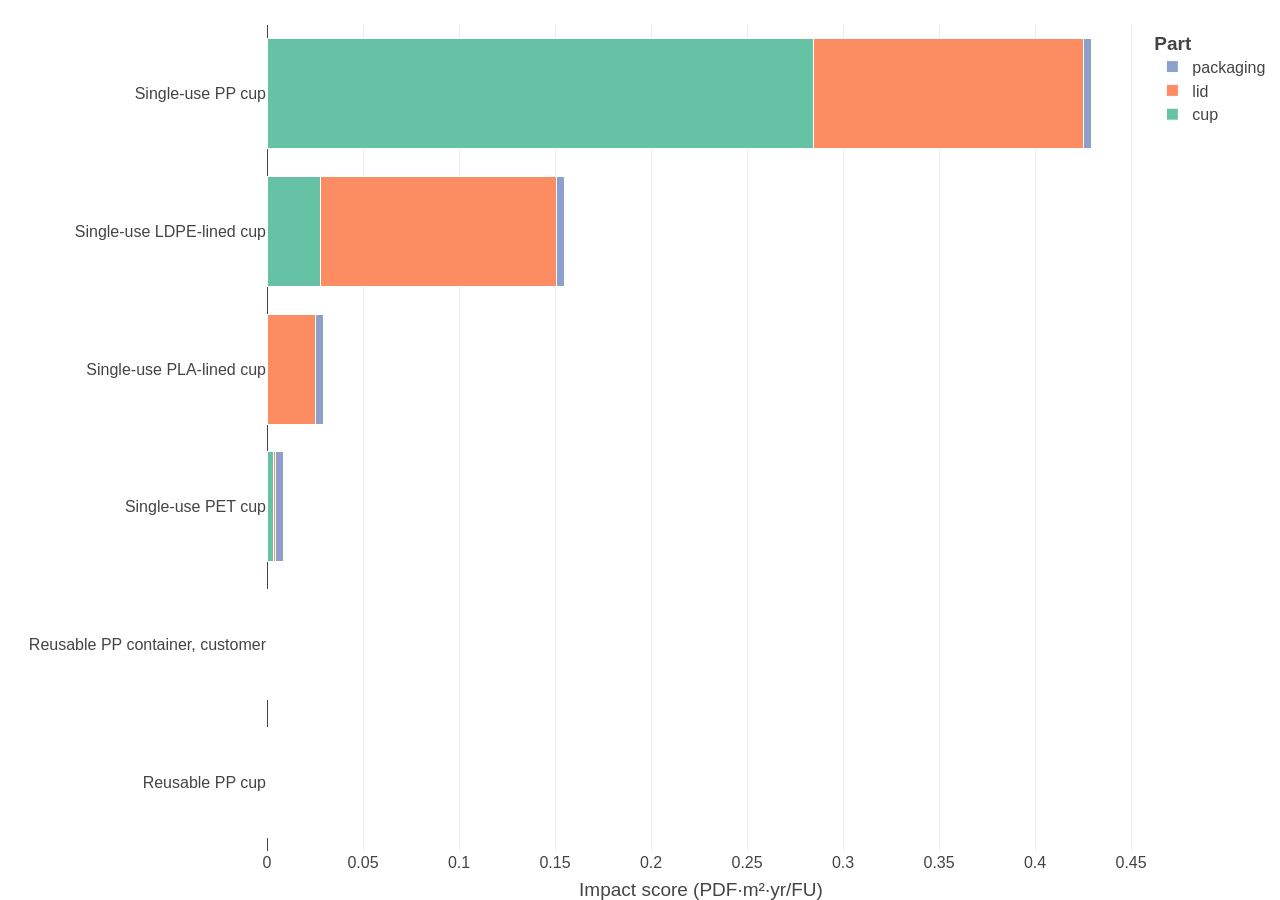
<file: docs/figures/case_study_cups.html>
<!DOCTYPE html>
<html lang="en">
<head>
<meta charset="utf-8"/>
<style>body{background-color:white;}</style>
<link href="libs/htmltools-fill-0.5.8.1/fill.css" rel="stylesheet" />
<script src="libs/htmlwidgets-1.6.4/htmlwidgets.js"></script>
<script src="libs/plotly-binding-4.11.0/plotly.js"></script>
<script src="libs/typedarray-0.1/typedarray.min.js"></script>
<script src="libs/jquery-3.5.1/jquery.min.js"></script>
<link href="libs/crosstalk-1.2.2/css/crosstalk.min.css" rel="stylesheet" />
<script src="libs/crosstalk-1.2.2/js/crosstalk.min.js"></script>
<link href="libs/plotly-htmlwidgets-css-2.11.1/plotly-htmlwidgets.css" rel="stylesheet" />
<script src="libs/plotly-main-2.11.1/plotly-latest.min.js"></script>
  <title>Impact scores for cups</title>
</head>
<body>
<div id="htmlwidget_container">
  <div class="plotly html-widget html-fill-item" id="htmlwidget-504be02408a75c9bdfaf" style="width:100%;height:400px;"></div>
</div>
<script type="application/json" data-for="htmlwidget-504be02408a75c9bdfaf">{"x":{"visdat":{"64fc69722042":["function () ","plotlyVisDat"]},"cur_data":"64fc69722042","attrs":{"64fc69722042":{"orientation":"h","x":{},"y":{},"hovertemplate":"<b>%{y}<\/b><br> %{fullData.name}<br> Impact: %{x:.2e} PDF·m²·yr/FU <extra><\/extra>","marker":{"line":{"color":"white","width":1}},"color":{},"alpha_stroke":1,"sizes":[10,100],"spans":[1,20],"type":"bar"}},"layout":{"margin":{"b":40,"l":60,"t":25,"r":10},"barmode":"stack","xaxis":{"domain":[0,1],"automargin":true,"title":"Impact score (PDF·m²·yr/FU)","exponentformat":"e"},"yaxis":{"domain":[0,1],"automargin":true,"title":"","type":"category","categoryorder":"array","categoryarray":["Reusable PP cup","Reusable PP container, customer","Single-use PET cup","Single-use PLA-lined cup","Single-use LDPE-lined cup","Single-use PP cup"]},"legend":{"title":{"text":"<b>Part<\/b>"}},"font":{"family":"Inter, sans-serif","size":16},"hoverlabel":{"font":{"size":16,"family":"Inter, sans-serif"}},"hovermode":"closest","showlegend":true},"source":"A","config":{"modeBarButtonsToAdd":["hoverclosest","hovercompare"],"showSendToCloud":false,"displayModeBar":false},"data":[{"orientation":"h","x":[0.0001027026127785166,4.4015405476507105e-05,0.027946234645547668,0.0034259401290352496,0.00039993451657697641,0.2846105207151276],"y":["Reusable PP container, customer","Reusable PP cup","Single-use LDPE-lined cup","Single-use PET cup","Single-use PLA-lined cup","Single-use PP cup"],"hovertemplate":["<b>%{y}<\/b><br> %{fullData.name}<br> Impact: %{x:.2e} PDF·m²·yr/FU <extra><\/extra>","<b>%{y}<\/b><br> %{fullData.name}<br> Impact: %{x:.2e} PDF·m²·yr/FU <extra><\/extra>","<b>%{y}<\/b><br> %{fullData.name}<br> Impact: %{x:.2e} PDF·m²·yr/FU <extra><\/extra>","<b>%{y}<\/b><br> %{fullData.name}<br> Impact: %{x:.2e} PDF·m²·yr/FU <extra><\/extra>","<b>%{y}<\/b><br> %{fullData.name}<br> Impact: %{x:.2e} PDF·m²·yr/FU <extra><\/extra>","<b>%{y}<\/b><br> %{fullData.name}<br> Impact: %{x:.2e} PDF·m²·yr/FU <extra><\/extra>"],"marker":{"color":"rgba(102,194,165,1)","line":{"color":"white","width":1}},"type":"bar","name":"cup","textfont":{"color":"rgba(102,194,165,1)"},"error_y":{"color":"rgba(102,194,165,1)"},"error_x":{"color":"rgba(102,194,165,1)"},"xaxis":"x","yaxis":"y","frame":null},{"orientation":"h","x":[2.4453003042503947e-05,0.12299874027199698,0.0010380598590976806,0.024747900662687013,0.1407299253720557],"y":["Reusable PP container, customer","Single-use LDPE-lined cup","Single-use PET cup","Single-use PLA-lined cup","Single-use PP cup"],"hovertemplate":["<b>%{y}<\/b><br> %{fullData.name}<br> Impact: %{x:.2e} PDF·m²·yr/FU <extra><\/extra>","<b>%{y}<\/b><br> %{fullData.name}<br> Impact: %{x:.2e} PDF·m²·yr/FU <extra><\/extra>","<b>%{y}<\/b><br> %{fullData.name}<br> Impact: %{x:.2e} PDF·m²·yr/FU <extra><\/extra>","<b>%{y}<\/b><br> %{fullData.name}<br> Impact: %{x:.2e} PDF·m²·yr/FU <extra><\/extra>","<b>%{y}<\/b><br> %{fullData.name}<br> Impact: %{x:.2e} PDF·m²·yr/FU <extra><\/extra>"],"marker":{"color":"rgba(252,141,98,1)","line":{"color":"white","width":1}},"type":"bar","name":"lid","textfont":{"color":"rgba(252,141,98,1)"},"error_y":{"color":"rgba(252,141,98,1)"},"error_x":{"color":"rgba(252,141,98,1)"},"xaxis":"x","yaxis":"y","frame":null},{"orientation":"h","x":[0.0040944483317895417,0.0040944483317895417,0.0040944483317895417,0.0040944483317895417],"y":["Single-use LDPE-lined cup","Single-use PET cup","Single-use PLA-lined cup","Single-use PP cup"],"hovertemplate":["<b>%{y}<\/b><br> %{fullData.name}<br> Impact: %{x:.2e} PDF·m²·yr/FU <extra><\/extra>","<b>%{y}<\/b><br> %{fullData.name}<br> Impact: %{x:.2e} PDF·m²·yr/FU <extra><\/extra>","<b>%{y}<\/b><br> %{fullData.name}<br> Impact: %{x:.2e} PDF·m²·yr/FU <extra><\/extra>","<b>%{y}<\/b><br> %{fullData.name}<br> Impact: %{x:.2e} PDF·m²·yr/FU <extra><\/extra>"],"marker":{"color":"rgba(141,160,203,1)","line":{"color":"white","width":1}},"type":"bar","name":"packaging","textfont":{"color":"rgba(141,160,203,1)"},"error_y":{"color":"rgba(141,160,203,1)"},"error_x":{"color":"rgba(141,160,203,1)"},"xaxis":"x","yaxis":"y","frame":null}],"highlight":{"on":"plotly_click","persistent":false,"dynamic":false,"selectize":false,"opacityDim":0.20000000000000001,"selected":{"opacity":1},"debounce":0},"shinyEvents":["plotly_hover","plotly_click","plotly_selected","plotly_relayout","plotly_brushed","plotly_brushing","plotly_clickannotation","plotly_doubleclick","plotly_deselect","plotly_afterplot","plotly_sunburstclick"],"base_url":"https://plot.ly"},"evals":[],"jsHooks":[]}</script>
<script type="application/htmlwidget-sizing" data-for="htmlwidget-504be02408a75c9bdfaf">{"viewer":{"width":"100%","height":400,"padding":0,"fill":true},"browser":{"width":"100%","height":400,"padding":0,"fill":true}}</script>
</body>
</html>
</file>
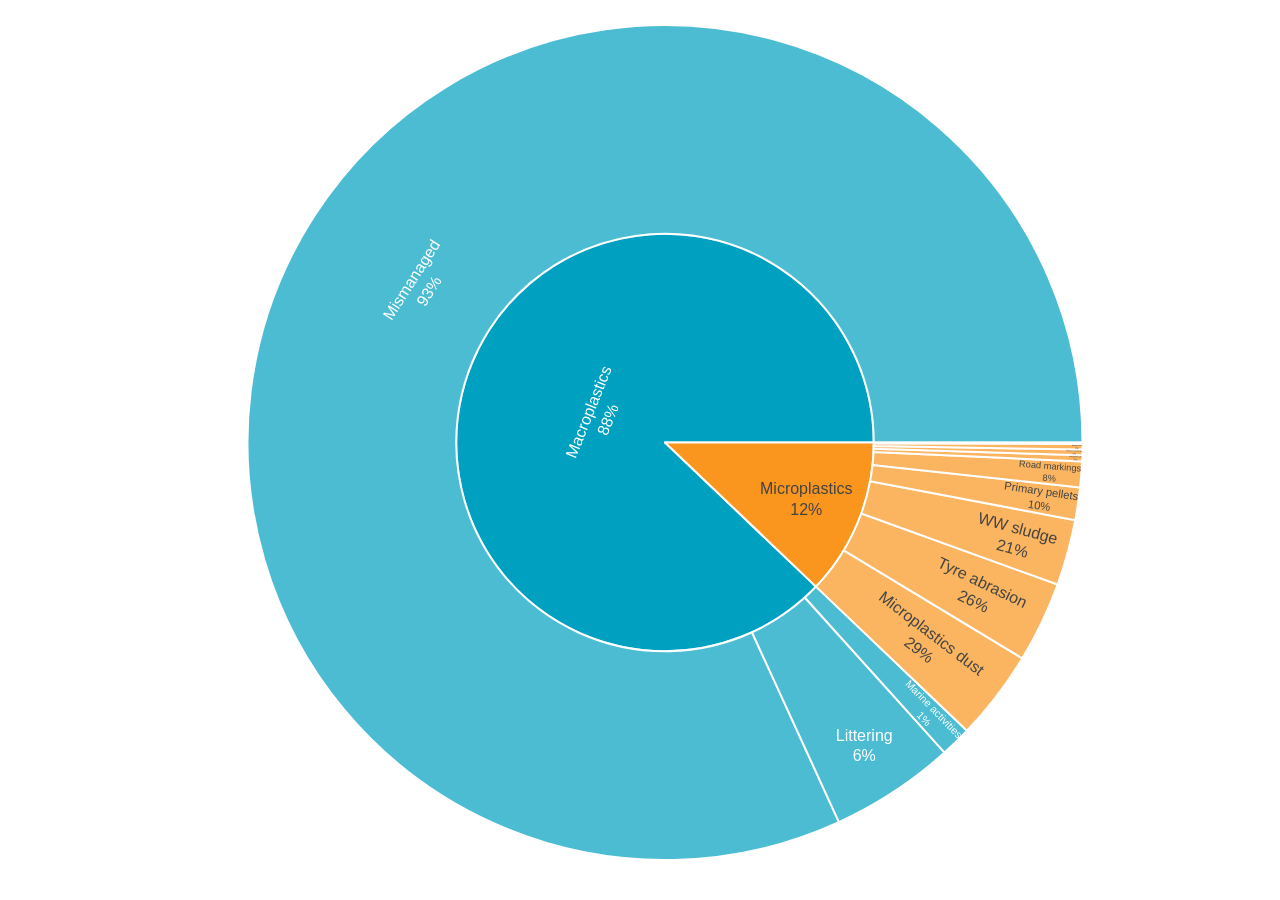
<file: docs/figures/global_leakage_macro_microplastics_2019.html>
<!DOCTYPE html>
<html lang="en">
<head>
<meta charset="utf-8"/>
<style>body{background-color:white;}</style>
<link href="libs/htmltools-fill-0.5.8.1/fill.css" rel="stylesheet" />
<script src="libs/htmlwidgets-1.6.4/htmlwidgets.js"></script>
<script src="libs/plotly-binding-4.11.0/plotly.js"></script>
<script src="libs/typedarray-0.1/typedarray.min.js"></script>
<script src="libs/jquery-3.5.1/jquery.min.js"></script>
<link href="libs/crosstalk-1.2.2/css/crosstalk.min.css" rel="stylesheet" />
<script src="libs/crosstalk-1.2.2/js/crosstalk.min.js"></script>
<link href="libs/plotly-htmlwidgets-css-2.11.1/plotly-htmlwidgets.css" rel="stylesheet" />
<script src="libs/plotly-main-2.11.1/plotly-latest.min.js"></script>
  <title>Global leakage of macro- and microplastics to the environment in 2019</title>
</head>
<body>
<div id="htmlwidget_container">
  <div class="plotly html-widget html-fill-item" id="htmlwidget-623a74490c53613a39b9" style="width:100%;height:400px;"></div>
</div>
<script type="application/json" data-for="htmlwidget-623a74490c53613a39b9">{"x":{"visdat":{"5cd04f936427":["function () ","plotlyVisDat"]},"cur_data":"5cd04f936427","attrs":{"5cd04f936427":{"ids":{},"labels":{},"parents":{},"values":{},"branchvalues":"total","textinfo":"label+percent parent","hovertemplate":"<b>%{label}<\/b><br> Leakage: %{value:.2f} Mt<br> Share within category: %{percentParent:.1%}<br> Share of total leakage: %{percentRoot:.1%} <extra><\/extra>","marker":{"line":{"width":2},"colors":{}},"alpha_stroke":1,"sizes":[10,100],"spans":[1,20],"type":"sunburst"}},"layout":{"margin":{"b":40,"l":60,"t":25,"r":10},"font":{"family":"Inter, sans-serif","size":16},"hoverlabel":{"font":{"size":16,"family":"Inter, sans-serif"}},"hovermode":"closest","showlegend":false},"source":"A","config":{"modeBarButtonsToAdd":["hoverclosest","hovercompare"],"showSendToCloud":false,"displayModeBar":false},"data":[{"ids":["Macroplastics","Microplastics","Macroplastics - Littering","Macroplastics - Marine activities","Macroplastics - Mismanaged","Microplastics - Artificial turf","Microplastics - Brake dust","Microplastics - Marine coatings","Microplastics - Microbeads","Microplastics - Microplastics dust","Microplastics - Primary pellets","Microplastics - Road markings","Microplastics - Textile wash","Microplastics - Tyre abrasion","Microplastics - WW sludge"],"labels":["Macroplastics","Microplastics","Littering","Marine activities","Mismanaged","Artificial turf","Brake dust","Marine coatings","Microbeads","Microplastics dust","Primary pellets","Road markings","Textile wash","Tyre abrasion","WW sludge"],"parents":["","","Macroplastics","Macroplastics","Macroplastics","Microplastics","Microplastics","Microplastics","Microplastics","Microplastics","Microplastics","Microplastics","Microplastics","Microplastics","Microplastics"],"values":[19.440391285,2.6837146180000002,1.07047505,0.26388603900000002,18.106030195999999,0.052156420000000002,0.046183555000000001,0.048302832000000004,0.0046249460000000004,0.77008601499999996,0.27915662800000002,0.220453497,0.0083246110000000009,0.69131105999999998,0.56311505400000006],"branchvalues":"total","textinfo":"label+percent parent","hovertemplate":["<b>%{label}<\/b><br> Leakage: %{value:.2f} Mt<br> Share within category: %{percentParent:.1%}<br> Share of total leakage: %{percentRoot:.1%} <extra><\/extra>","<b>%{label}<\/b><br> Leakage: %{value:.2f} Mt<br> Share within category: %{percentParent:.1%}<br> Share of total leakage: %{percentRoot:.1%} <extra><\/extra>","<b>%{label}<\/b><br> Leakage: %{value:.2f} Mt<br> Share within category: %{percentParent:.1%}<br> Share of total leakage: %{percentRoot:.1%} <extra><\/extra>","<b>%{label}<\/b><br> Leakage: %{value:.2f} Mt<br> Share within category: %{percentParent:.1%}<br> Share of total leakage: %{percentRoot:.1%} <extra><\/extra>","<b>%{label}<\/b><br> Leakage: %{value:.2f} Mt<br> Share within category: %{percentParent:.1%}<br> Share of total leakage: %{percentRoot:.1%} <extra><\/extra>","<b>%{label}<\/b><br> Leakage: %{value:.2f} Mt<br> Share within category: %{percentParent:.1%}<br> Share of total leakage: %{percentRoot:.1%} <extra><\/extra>","<b>%{label}<\/b><br> Leakage: %{value:.2f} Mt<br> Share within category: %{percentParent:.1%}<br> Share of total leakage: %{percentRoot:.1%} <extra><\/extra>","<b>%{label}<\/b><br> Leakage: %{value:.2f} Mt<br> Share within category: %{percentParent:.1%}<br> Share of total leakage: %{percentRoot:.1%} <extra><\/extra>","<b>%{label}<\/b><br> Leakage: %{value:.2f} Mt<br> Share within category: %{percentParent:.1%}<br> Share of total leakage: %{percentRoot:.1%} <extra><\/extra>","<b>%{label}<\/b><br> Leakage: %{value:.2f} Mt<br> Share within category: %{percentParent:.1%}<br> Share of total leakage: %{percentRoot:.1%} <extra><\/extra>","<b>%{label}<\/b><br> Leakage: %{value:.2f} Mt<br> Share within category: %{percentParent:.1%}<br> Share of total leakage: %{percentRoot:.1%} <extra><\/extra>","<b>%{label}<\/b><br> Leakage: %{value:.2f} Mt<br> Share within category: %{percentParent:.1%}<br> Share of total leakage: %{percentRoot:.1%} <extra><\/extra>","<b>%{label}<\/b><br> Leakage: %{value:.2f} Mt<br> Share within category: %{percentParent:.1%}<br> Share of total leakage: %{percentRoot:.1%} <extra><\/extra>","<b>%{label}<\/b><br> Leakage: %{value:.2f} Mt<br> Share within category: %{percentParent:.1%}<br> Share of total leakage: %{percentRoot:.1%} <extra><\/extra>","<b>%{label}<\/b><br> Leakage: %{value:.2f} Mt<br> Share within category: %{percentParent:.1%}<br> Share of total leakage: %{percentRoot:.1%} <extra><\/extra>"],"marker":{"color":"rgba(31,119,180,1)","line":{"color":"rgba(255,255,255,1)","width":2},"colors":["#00A1C0","#FA961E","#00A1C0","#00A1C0","#00A1C0","#FA961E","#FA961E","#FA961E","#FA961E","#FA961E","#FA961E","#FA961E","#FA961E","#FA961E","#FA961E"]},"type":"sunburst","frame":null}],"highlight":{"on":"plotly_click","persistent":false,"dynamic":false,"selectize":false,"opacityDim":0.20000000000000001,"selected":{"opacity":1},"debounce":0},"shinyEvents":["plotly_hover","plotly_click","plotly_selected","plotly_relayout","plotly_brushed","plotly_brushing","plotly_clickannotation","plotly_doubleclick","plotly_deselect","plotly_afterplot","plotly_sunburstclick"],"base_url":"https://plot.ly"},"evals":[],"jsHooks":[]}</script>
<script type="application/htmlwidget-sizing" data-for="htmlwidget-623a74490c53613a39b9">{"viewer":{"width":"100%","height":400,"padding":0,"fill":true},"browser":{"width":"100%","height":400,"padding":0,"fill":true}}</script>
</body>
</html>
</file>
<file: docs/libs/quarto-html/tippy.css>
.tippy-box[data-animation=fade][data-state=hidden]{opacity:0}[data-tippy-root]{max-width:calc(100vw - 10px)}.tippy-box{position:relative;background-color:#333;color:#fff;border-radius:4px;font-size:14px;line-height:1.4;white-space:normal;outline:0;transition-property:transform,visibility,opacity}.tippy-box[data-placement^=top]>.tippy-arrow{bottom:0}.tippy-box[data-placement^=top]>.tippy-arrow:before{bottom:-7px;left:0;border-width:8px 8px 0;border-top-color:initial;transform-origin:center top}.tippy-box[data-placement^=bottom]>.tippy-arrow{top:0}.tippy-box[data-placement^=bottom]>.tippy-arrow:before{top:-7px;left:0;border-width:0 8px 8px;border-bottom-color:initial;transform-origin:center bottom}.tippy-box[data-placement^=left]>.tippy-arrow{right:0}.tippy-box[data-placement^=left]>.tippy-arrow:before{border-width:8px 0 8px 8px;border-left-color:initial;right:-7px;transform-origin:center left}.tippy-box[data-placement^=right]>.tippy-arrow{left:0}.tippy-box[data-placement^=right]>.tippy-arrow:before{left:-7px;border-width:8px 8px 8px 0;border-right-color:initial;transform-origin:center right}.tippy-box[data-inertia][data-state=visible]{transition-timing-function:cubic-bezier(.54,1.5,.38,1.11)}.tippy-arrow{width:16px;height:16px;color:#333}.tippy-arrow:before{content:"";position:absolute;border-color:transparent;border-style:solid}.tippy-content{position:relative;padding:5px 9px;z-index:1}
</file>
<file: docs/libs/quarto-html/quarto-syntax-highlighting-46f66b053e56abd73bb6e954d61a315b.css>
/* quarto syntax highlight colors */
:root {
  --quarto-hl-ot-color: #003B4F;
  --quarto-hl-at-color: #657422;
  --quarto-hl-ss-color: #20794D;
  --quarto-hl-an-color: #5E5E5E;
  --quarto-hl-fu-color: #4758AB;
  --quarto-hl-st-color: #20794D;
  --quarto-hl-cf-color: #003B4F;
  --quarto-hl-op-color: #5E5E5E;
  --quarto-hl-er-color: #AD0000;
  --quarto-hl-bn-color: #AD0000;
  --quarto-hl-al-color: #AD0000;
  --quarto-hl-va-color: #111111;
  --quarto-hl-bu-color: inherit;
  --quarto-hl-ex-color: inherit;
  --quarto-hl-pp-color: #AD0000;
  --quarto-hl-in-color: #5E5E5E;
  --quarto-hl-vs-color: #20794D;
  --quarto-hl-wa-color: #5E5E5E;
  --quarto-hl-do-color: #5E5E5E;
  --quarto-hl-im-color: #00769E;
  --quarto-hl-ch-color: #20794D;
  --quarto-hl-dt-color: #AD0000;
  --quarto-hl-fl-color: #AD0000;
  --quarto-hl-co-color: #5E5E5E;
  --quarto-hl-cv-color: #5E5E5E;
  --quarto-hl-cn-color: #8f5902;
  --quarto-hl-sc-color: #5E5E5E;
  --quarto-hl-dv-color: #AD0000;
  --quarto-hl-kw-color: #003B4F;
}

/* other quarto variables */
:root {
  --quarto-font-monospace: SFMono-Regular, Menlo, Monaco, Consolas, "Liberation Mono", "Courier New", monospace;
}

/* syntax highlight based on Pandoc's rules */
pre > code.sourceCode > span {
  color: #003B4F;
}

code.sourceCode > span {
  color: #003B4F;
}

div.sourceCode,
div.sourceCode pre.sourceCode {
  color: #003B4F;
}

/* Normal */
code span {
  color: #003B4F;
}

/* Alert */
code span.al {
  color: #AD0000;
  font-style: inherit;
}

/* Annotation */
code span.an {
  color: #5E5E5E;
  font-style: inherit;
}

/* Attribute */
code span.at {
  color: #657422;
  font-style: inherit;
}

/* BaseN */
code span.bn {
  color: #AD0000;
  font-style: inherit;
}

/* BuiltIn */
code span.bu {
  font-style: inherit;
}

/* ControlFlow */
code span.cf {
  color: #003B4F;
  font-weight: bold;
  font-style: inherit;
}

/* Char */
code span.ch {
  color: #20794D;
  font-style: inherit;
}

/* Constant */
code span.cn {
  color: #8f5902;
  font-style: inherit;
}

/* Comment */
code span.co {
  color: #5E5E5E;
  font-style: inherit;
}

/* CommentVar */
code span.cv {
  color: #5E5E5E;
  font-style: italic;
}

/* Documentation */
code span.do {
  color: #5E5E5E;
  font-style: italic;
}

/* DataType */
code span.dt {
  color: #AD0000;
  font-style: inherit;
}

/* DecVal */
code span.dv {
  color: #AD0000;
  font-style: inherit;
}

/* Error */
code span.er {
  color: #AD0000;
  font-style: inherit;
}

/* Extension */
code span.ex {
  font-style: inherit;
}

/* Float */
code span.fl {
  color: #AD0000;
  font-style: inherit;
}

/* Function */
code span.fu {
  color: #4758AB;
  font-style: inherit;
}

/* Import */
code span.im {
  color: #00769E;
  font-style: inherit;
}

/* Information */
code span.in {
  color: #5E5E5E;
  font-style: inherit;
}

/* Keyword */
code span.kw {
  color: #003B4F;
  font-weight: bold;
  font-style: inherit;
}

/* Operator */
code span.op {
  color: #5E5E5E;
  font-style: inherit;
}

/* Other */
code span.ot {
  color: #003B4F;
  font-style: inherit;
}

/* Preprocessor */
code span.pp {
  color: #AD0000;
  font-style: inherit;
}

/* SpecialChar */
code span.sc {
  color: #5E5E5E;
  font-style: inherit;
}

/* SpecialString */
code span.ss {
  color: #20794D;
  font-style: inherit;
}

/* String */
code span.st {
  color: #20794D;
  font-style: inherit;
}

/* Variable */
code span.va {
  color: #111111;
  font-style: inherit;
}

/* VerbatimString */
code span.vs {
  color: #20794D;
  font-style: inherit;
}

/* Warning */
code span.wa {
  color: #5E5E5E;
  font-style: italic;
}

.prevent-inlining {
  content: "</";
}

/*# sourceMappingURL=5022ed312398f59a55adce476d7327af.css.map */
</file>
<file: docs/resources/custom_style.css>
@import url("https://fonts.googleapis.com/css2?family=Inter:wght@400;700&display=swap");

:root {
  /* crg accents */
  --primary: #006f9f;
  --orange-crg: #fa961e;
  --teal-crg: #00a1c0;
  --green-crg: #0bac43;
  --red-crg: #b91e32;
  --yellow-crg: #fdda64;
  --dark-blue-crg: #005379;
  --clear-teal-crg: rgba(0, 161, 192, 0.2);
  --clear-red-crg: rgba(185, 30, 50, 0.2);
  --clear-orange-crg: rgba(250, 150, 30, 0.2);
  --clear-green-crg: rgba(11, 172, 67, 0.2);
  --muted: #222222;
  --color-1: #0bac43; /* green */
  --color-2: #7ac142; /* yellow-green */
  --color-3: #fa961e; /* orange */
  --color-4: #e55c2b; /* reddish-orange */
  --color-5: #b91e32; /* red */
  --text-light: #fff;
  --text-dark: #111;
  --font-size-root: 18px;
}

#quarto-content p {
  text-align: justify;
}

body {
  font-family:
    "Inter",
    -apple-system,
    BlinkMacSystemFont,
    "Segoe UI",
    Roboto,
    sans-serif;
}

.sidebar-title {
  color: #222222;
  font-weight: bold;
}

div.sidebar-item-container .active {
  font-weight: bold;
  color: var(--primary);
}

/* Non-active tabs */
.nav-tabs .nav-link {
  color: #595959;
  font-size: 1.15em;
  vertical-align: middle;
}

/* Change color of the active tab */
.nav-tabs .nav-link.active {
  color: var(--primary) !important;
  font-size: 1.15em;
  vertical-align: middle;
  font-weight: bold;
}

.sidebar nav[role="doc-toc"] ul > li > a:hover,
.sidebar nav[role="doc-toc"] ul > li > ul > li > a:hover {
  color: var(--primary) !important;
}

.sidebar nav[role="doc-toc"] ul > li > a.active,
.sidebar nav[role="doc-toc"] ul > li > ul > li > a.active {
  font-weight: bold;
  color: var(--primary) !important;
  border-left: 1px solid var(--primary) !important;
}

code {
  color: var(--dark-blue-crg);
}

a {
  text-decoration: none;
  color: var(--primary);
}

a:hover {
  color: var(--green-crg);
}

.important-text {
  font-size: 1.15em;
  vertical-align: middle;
}

.nav-footer {
  color: #343a40;
  background-color: #f8f9fa;
  border-top: 1px solid #e6e6e6;
  padding-top: 1.25rem;
  padding-bottom: 1.25rem;
  font-size: 0.9rem;
}

div.callout-note.callout {
  border-left-color: var(--teal-crg) !important;
}

div.callout-tip.callout {
  border-left-color: var(--green-crg) !important;
}

.nav-page a:hover {
  color: var(--primary) !important;
}

/*Specific elements*/

/* Specific table styling */
.table-uncertainty-sensitivity {
  width: 100%;
  border-collapse: collapse;
  margin: clamp(8px, 2vw, 20px) 0;
}

/* Column sizing via colgroup (optional – some browsers ignore it for styling) */
.table-uncertainty-sensitivity colgroup col:nth-child(1) {
  width: 40%;
}
.table-uncertainty-sensitivity colgroup col:nth-child(2) {
  width: 20%;
}
.table-uncertainty-sensitivity colgroup col:nth-child(3) {
  width: 40%;
}

/* Text alignment per column */
.table-uncertainty-sensitivity tr td:nth-child(1),
.table-uncertainty-sensitivity tr th:nth-child(1) {
  text-align: right;
}

.table-uncertainty-sensitivity tr td:nth-child(2),
.table-uncertainty-sensitivity tr th:nth-child(2) {
  text-align: center;
}

.table-uncertainty-sensitivity tr td:nth-child(3),
.table-uncertainty-sensitivity tr th:nth-child(3) {
  text-align: left;
}

/* Row hover effect for better readability */
.table-uncertainty-sensitivity tbody tr:hover {
  background: #f5faff;
}

/* Pedigree matrix */
.table-pedigree {
  font-size: 0.8em !important;
}

.table-pedigree thead th {
  border: 1px solid #bbb;
  padding: 0.5em;
  background: #f9f9f9;
  text-align: center;
}
.table-pedigree thead th:first-child {
  text-align: left;
  background: #f9f9f9;
}

.table-pedigree tbody td {
  border: 1px solid #bbb;
  padding: 0.75em 0.5em;
  vertical-align: top;
  line-height: 1.3;
}

.table-pedigree tbody td:first-child {
  background: #f9f9f9;
  text-align: left;
}

/* Hover colors for columns 2-6 */
.table-pedigree tbody tr td:nth-child(2):hover {
  background-color: var(--color-1);
  color: var(--text-light);
}
.table-pedigree tbody tr td:nth-child(3):hover {
  background-color: var(--color-2);
  color: var(--text-dark);
}
.table-pedigree tbody tr td:nth-child(4):hover {
  background-color: var(--color-3);
  color: var(--text-light);
}
.table-pedigree tbody tr td:nth-child(5):hover {
  background-color: var(--color-4);
  color: var(--text-light);
}
.table-pedigree tbody tr td:nth-child(6):hover {
  background-color: var(--color-5);
  color: var(--text-light);
}

/*Instructions to hover over diagrams */
/* Intro line */
.lead {
  display: flex;
  align-items: center;
  gap: 0.5rem;
  margin: 0 0 12px;
  color: var(--muted);
}
.icon {
  font-size: 22px;
  line-height: 1;
  vertical-align: middle;
}
.material-symbols-outlined {
  font-variation-settings:
    "FILL" 0,
    "wght" 400,
    "GRAD" 0,
    "opsz" 24;
}

/*.mermaid */
.mermaid-custom {
  display: block;
  margin-left: auto;
  margin-right: auto;
  text-align: center;
}

/* table column width*/
table td:first-child,
table th:first-child {
  min-width: 9em;
  overflow-wrap: normal;
  word-break: keep-all;
}
</file>
<file: docs/figures/libs/htmltools-fill-0.5.8.1/fill.css>
@layer htmltools {
  .html-fill-container {
    display: flex;
    flex-direction: column;
    /* Prevent the container from expanding vertically or horizontally beyond its
    parent's constraints. */
    min-height: 0;
    min-width: 0;
  }
  .html-fill-container > .html-fill-item {
    /* Fill items can grow and shrink freely within
    available vertical space in fillable container */
    flex: 1 1 auto;
    min-height: 0;
    min-width: 0;
  }
  .html-fill-container > :not(.html-fill-item) {
    /* Prevent shrinking or growing of non-fill items */
    flex: 0 0 auto;
  }
}
</file>
<file: docs/figures/libs/plotly-htmlwidgets-css-2.11.1/plotly-htmlwidgets.css>
/*
just here so that plotly works
correctly with ioslides.
see https://github.com/ropensci/plotly/issues/463
*/

slide:not(.current) .plotly.html-widget{
  display: none;
}
</file>
<file: docs/figures/libs/crosstalk-1.2.2/css/crosstalk.min.css>
.container-fluid.crosstalk-bscols{margin-left:-30px;margin-right:-30px;white-space:normal}body>.container-fluid.crosstalk-bscols{margin-left:auto;margin-right:auto}.crosstalk-input-checkboxgroup .crosstalk-options-group .crosstalk-options-column{display:inline-block;padding-right:12px;vertical-align:top}@media only screen and (max-width: 480px){.crosstalk-input-checkboxgroup .crosstalk-options-group .crosstalk-options-column{display:block;padding-right:inherit}}.crosstalk-input{margin-bottom:15px}.crosstalk-input .control-label{margin-bottom:0;vertical-align:middle}.crosstalk-input input[type="checkbox"]{margin:4px 0 0;margin-top:1px;line-height:normal}.crosstalk-input .checkbox{position:relative;display:block;margin-top:10px;margin-bottom:10px}.crosstalk-input .checkbox>label{padding-left:20px;margin-bottom:0;font-weight:400;cursor:pointer}.crosstalk-input .checkbox input[type="checkbox"],.crosstalk-input .checkbox-inline input[type="checkbox"]{position:absolute;margin-top:2px;margin-left:-20px}.crosstalk-input .checkbox+.checkbox{margin-top:-5px}.crosstalk-input .checkbox-inline{position:relative;display:inline-block;padding-left:20px;margin-bottom:0;font-weight:400;vertical-align:middle;cursor:pointer}.crosstalk-input .checkbox-inline+.checkbox-inline{margin-top:0;margin-left:10px}
</file>
